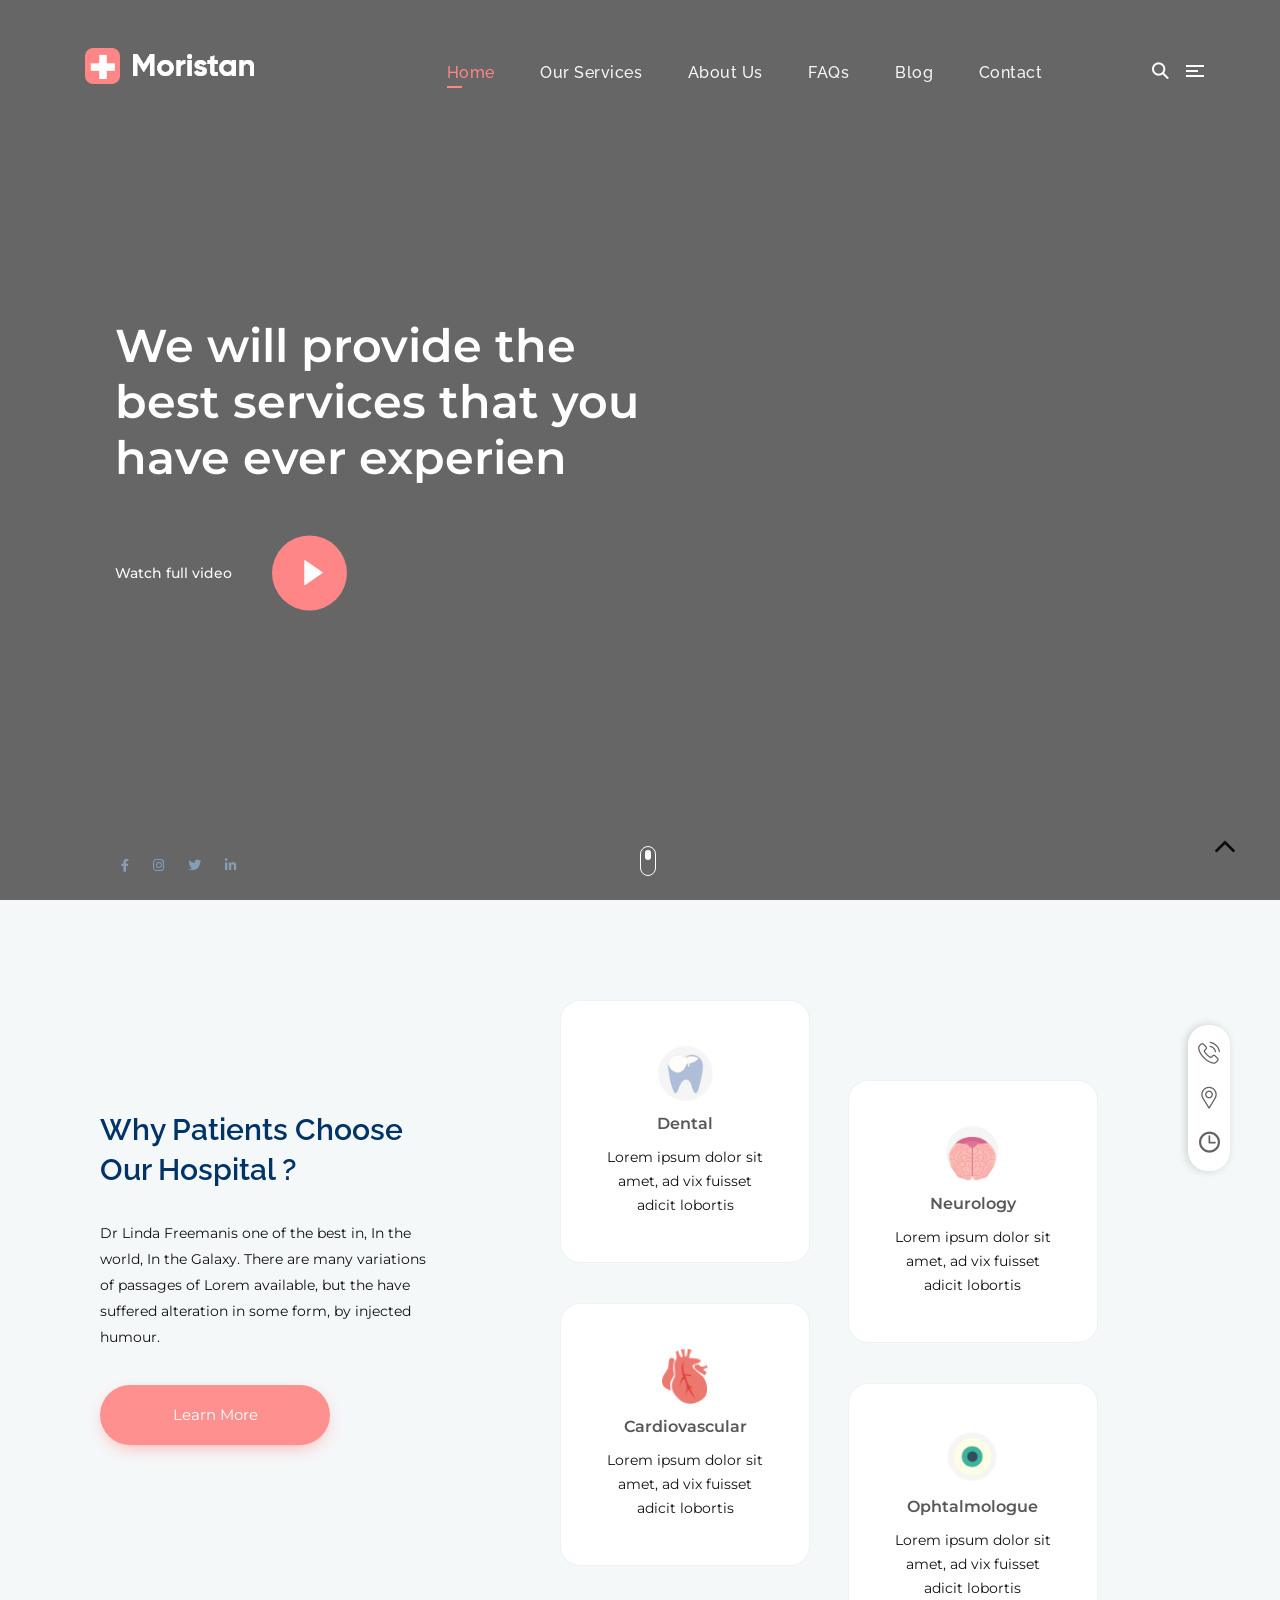
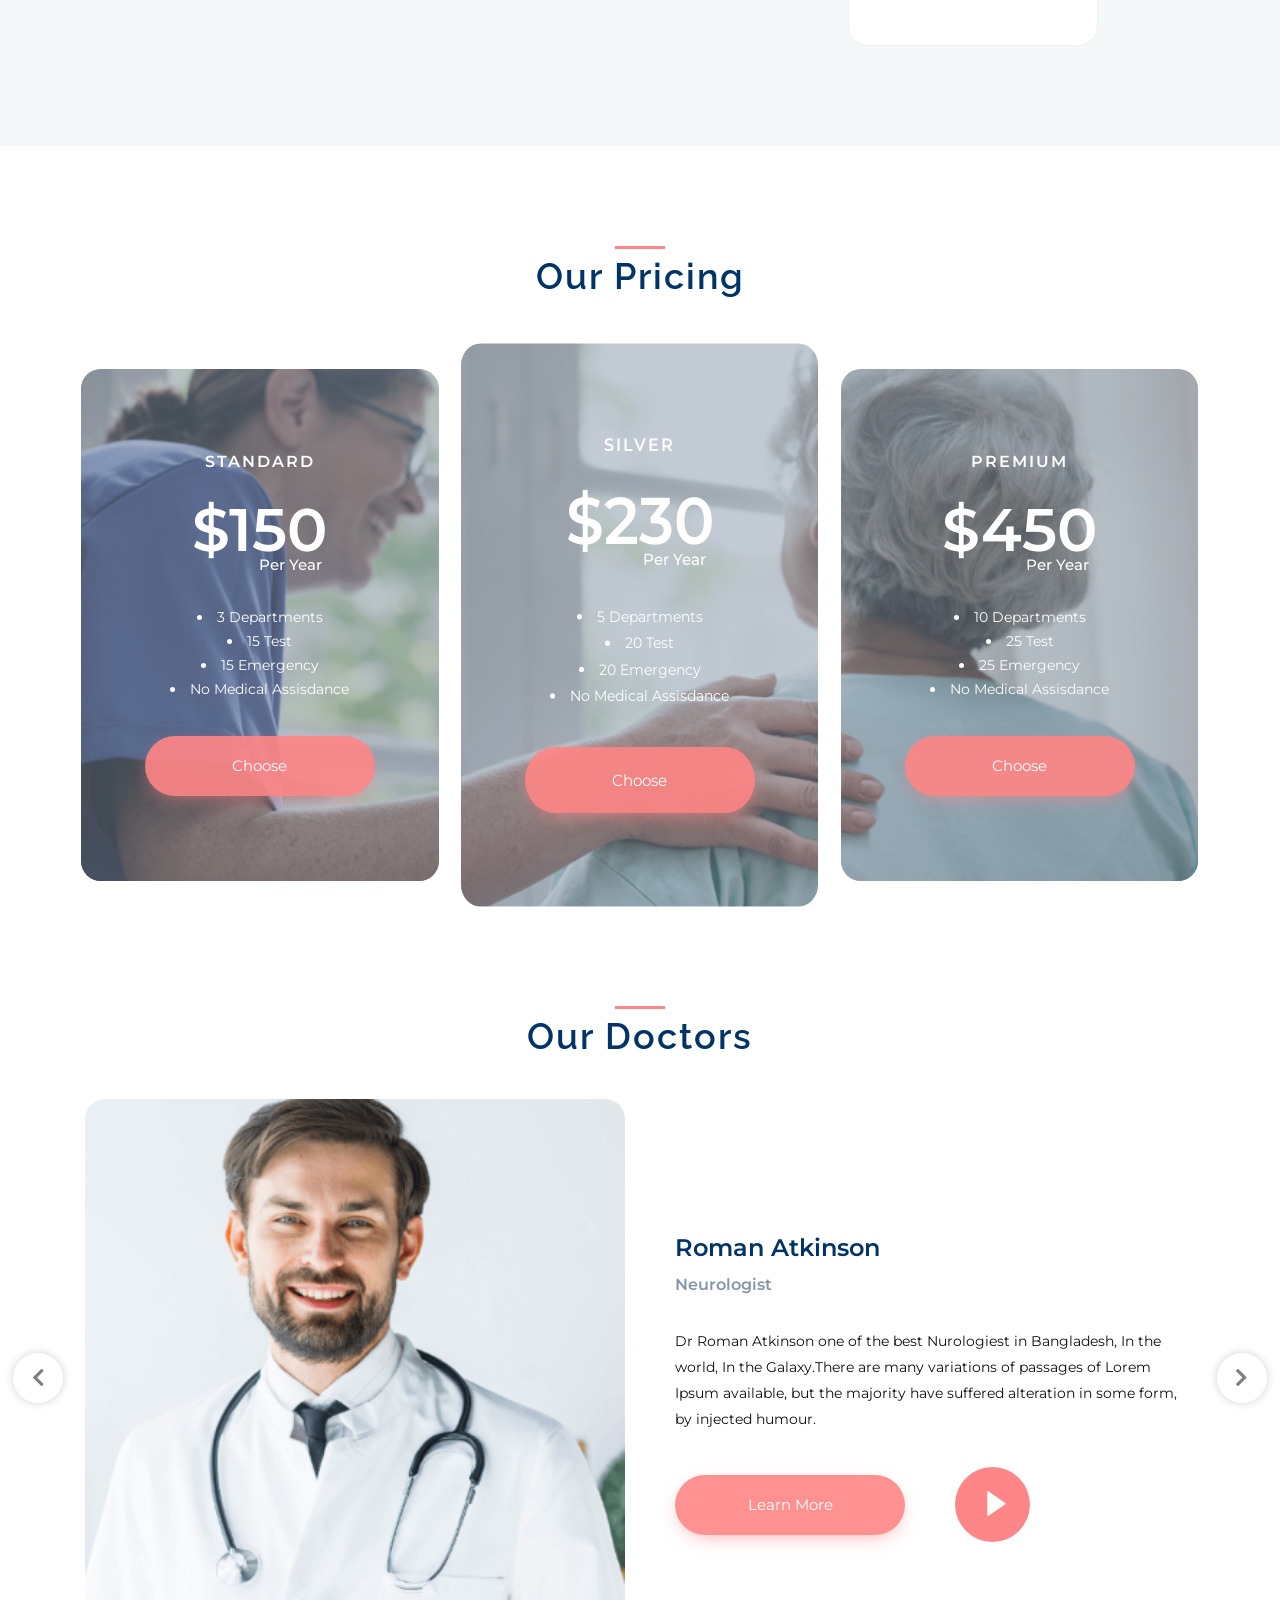
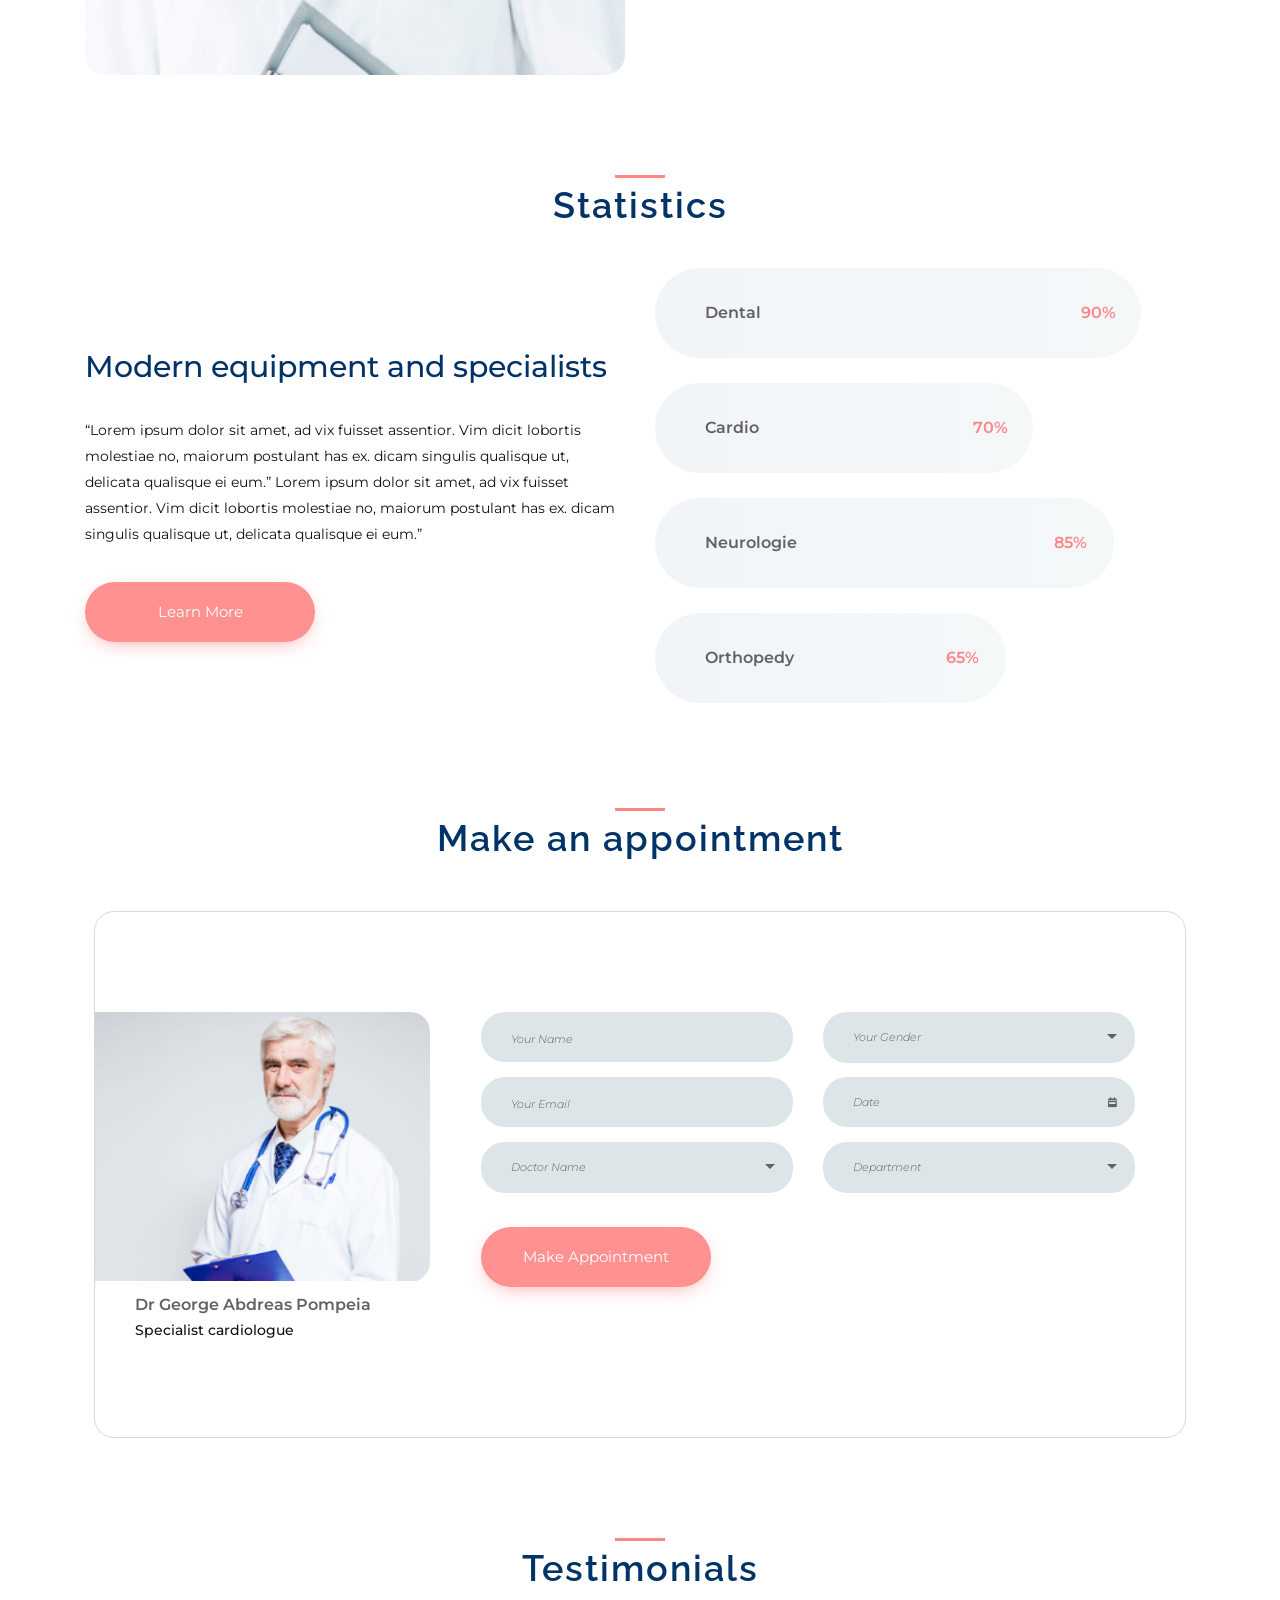
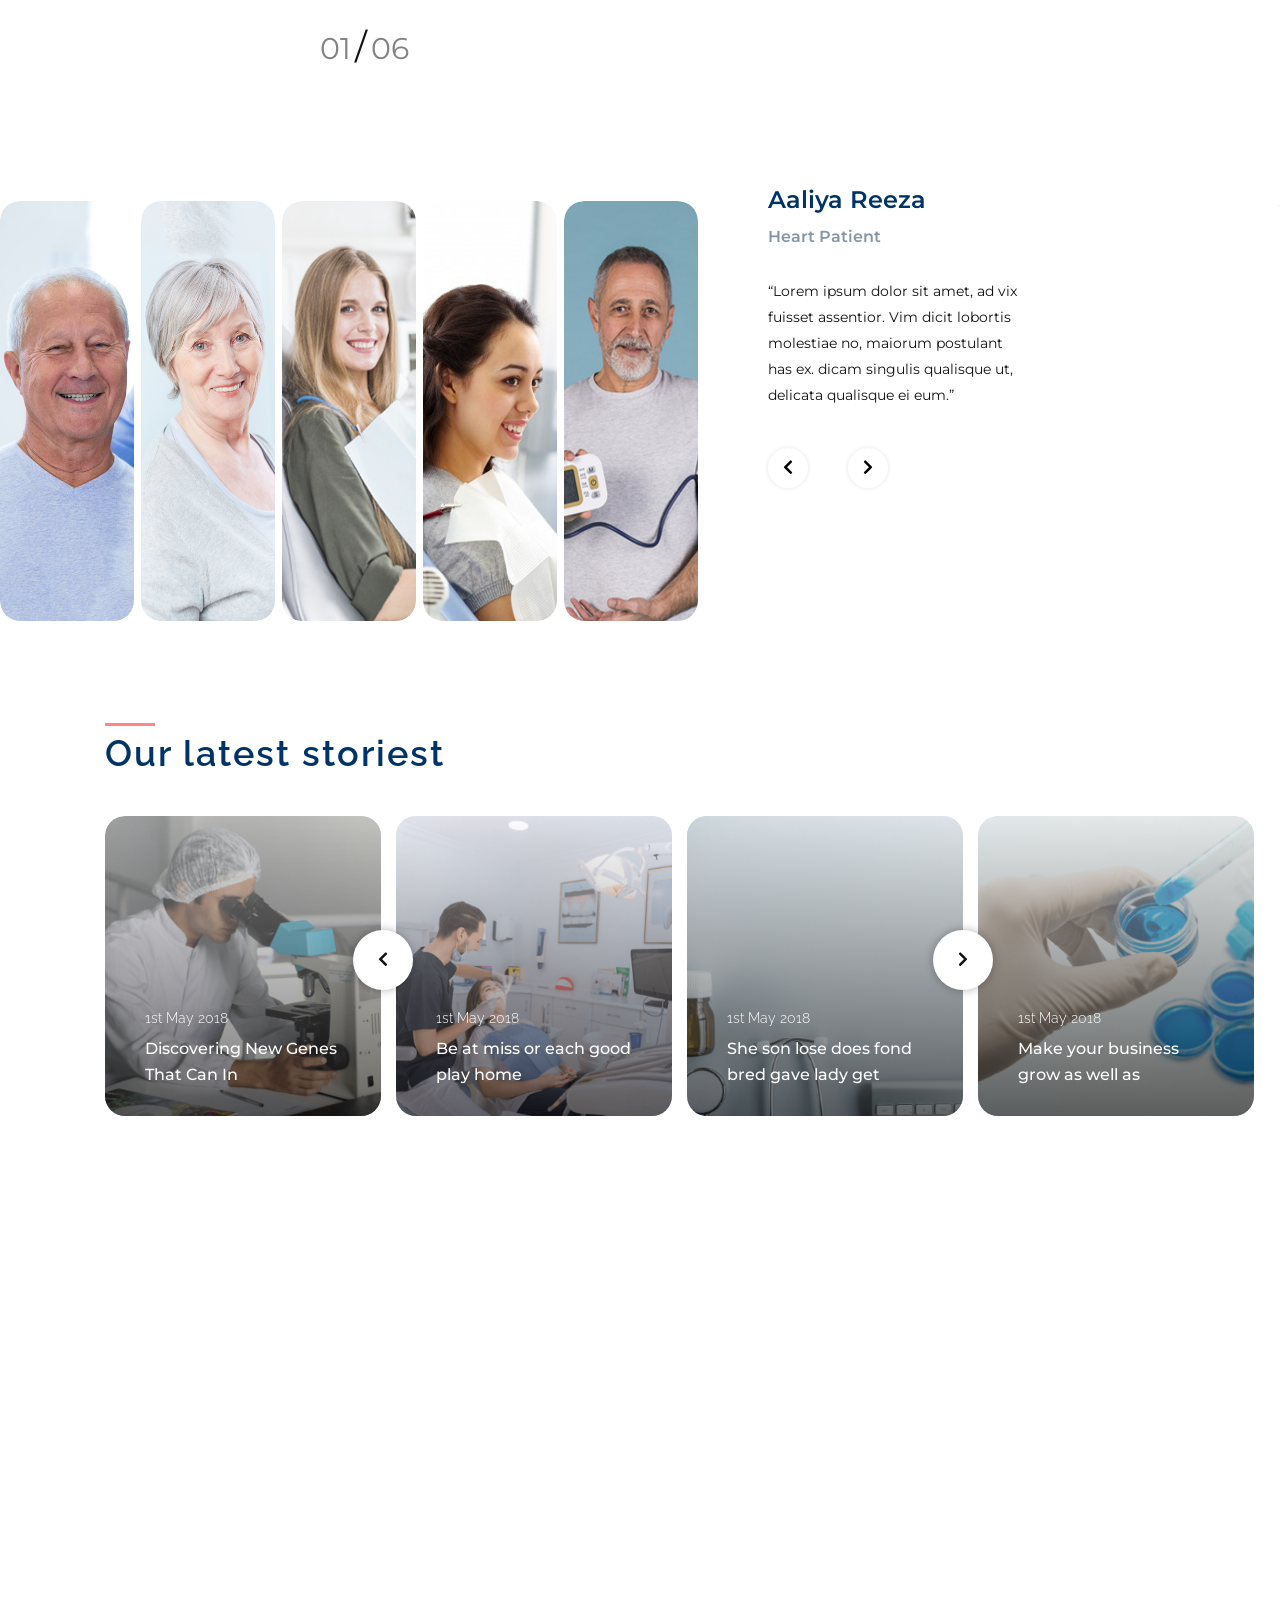
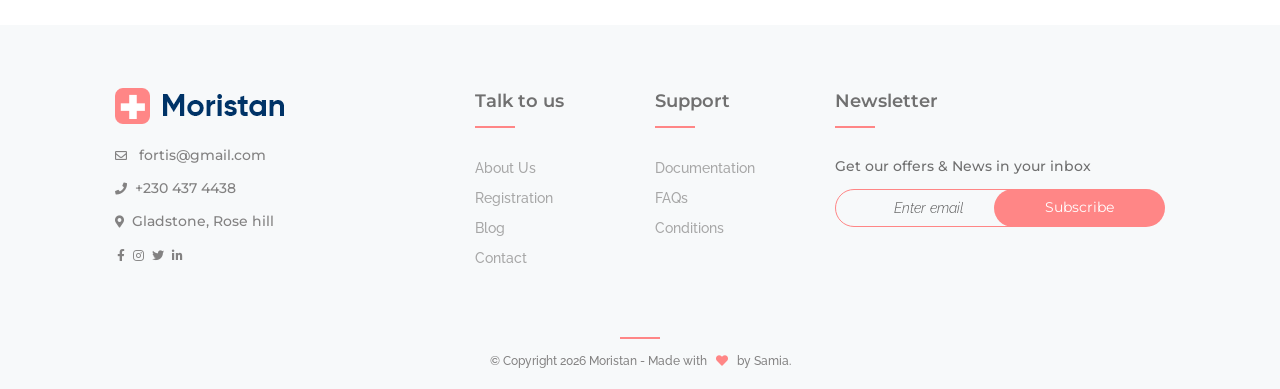
<file: index.html>
<!DOCTYPE html>
<html lang="en">

<head>
    <meta charset="UTF-8">
    <meta name="viewport" content="width=device-width, initial-scale=1.0">
    <meta http-equiv="X-UA-Compatible" content="IE=edge" />
    <meta http-equiv="X-UA-Compatible" content="ie=edge">
   <title>Moristan - Hospital & Clinic</title>

    <!-- favicon -->
    <link rel="icon" href="favicon.png" sizes="20x20" type="image/png"> 
    <!-- flaticon -->
    <link rel="stylesheet" href="assets/css/flaticon.css">
    <!-- Fonts Awesome Icons -->
    <link rel="stylesheet" href="assets/css/fontawesome.min.css">
    <!-- bootstrap -->
    <link rel="stylesheet" href="assets/css/bootstrap.min.css">
    <!-- animate -->
    <link rel="stylesheet" href="assets/css/animate.css">
    <!--Video Popup-->
    <link rel="stylesheet" href="assets/css/rpopup.min.css">     
    <!--Slick Carousel-->
    <link rel="stylesheet" href="assets/css/slick.css">    
    <!--Progress bar Css-->
    <link rel="stylesheet" href="assets/css/jquery.rprogessbar.min.css">
    <!-- Main Stylesheet -->
    <link rel="stylesheet" href="assets/css/style.css">
    <!-- responsive Stylesheet -->
    <link rel="stylesheet" href="assets/css/responsive.css">
      

</head>
<body>

    <!-- preloader area start -->
    <div class="preloader" id="preloader">
        <div class="preloader-inner">
            <div class="spinner">
                <div class="dot1"></div>
                <div class="dot2"></div>
            </div>
        </div>
    </div>
    <!-- preloader area end -->

    <!--Search Popup Start Here-->
    <div class="searchOverlay">
        <div class="sidenav-wrap">
            <div class="logo-area">
                <div class="logo">
                    <a href="index.html">
                        <img src="assets/img/logo-2.png" alt="logo">
                    </a>
                </div>
            </div><!--Logo End-->
            <div class="overlay-content">
                <span class="closebtn" title="Close Overlay">×</span>              
                <form>
                    <div class="Search-section">
                        <input type="text" placeholder="What can we help you with?" name="search">	  
                        <button type="submit"><i class="fa fa-search"></i></button>
                    </div>
                </form>
            </div>
        </div>
    </div>
    <!--Search Popup End Here-->  

    <!--Search Popup Start Here-->
    <div class="sidenav">
        <div class="sidenav-wrap">
            <div class="logo-area">
                <div class="logo">
                    <a href="index.html">
                        <img src="assets/img/logo-2.png" alt="logo">
                    </a>
                </div>
            </div><!--Logo End-->
            <div class="overlay-content">
                <span class="closebtn" title="Close Overlay">×</span>              
                <div class="overlay-menu">
                    <ul class="side-menu">
                        <li class="items"><a  class="itme-nav" href="#">Useful Links</a></li>
                        <li class="items"><a  class="itme-nav" href="#">Home</a></li>
                        <li class="items"><a class="itme-nav" href="#">Login</a></li>
                        <li class="items"><a  class="itme-nav" href="#">Blog</a></li>
                        <li class="items"><a  class="itme-nav" href="#">Help Center</a></li>
                    </ul>
                    <div class="social-icon">
                        <a class="icon" href="#" target="_blank"><i class="fab fa-facebook-f"></i></a>                        
                        <a class="icon" href="#" target="_blank"><i class="fab fa-instagram"></i></a>                           
                        <a class="icon" href="#" target="_blank"><i class="fab fa-twitter"></i></a>                            
                        <a class="icon" href="#" target="_blank"><i class="fab fa-linkedin-in"></i></a>       
                    </div>
                </div>
            </div>
        </div>
    </div>
    <!--Search Popup End Here-->

    <!--Side Form Popup Start Here-->
    <div class="side-form-popup">
        <div class="popup-wrapper">
            <div class="logo-area">
                <a href="index.html">
                    <img src="assets/img/logo-2.png" alt="Nav Logo">
                </a>
            </div>
            <!--// Popup Logo Area End-->
            <div class="opening-popup">
                <div class="close-popup">×
                    <!-- <i class="fas fa-times"></i> -->
                </div>
                <div class="row">
                    <div class="modal-image">
                        <img src="assets/img/modal/modal-02.png" alt="img">
                    </div>  
                    <!--// Modal Image-->
                    <div class="address-area">
                        <div class="address-content">
                            <h4 class="heading-04 padding-10">Visiting Hours</h4>
                            <ul>
                                <li class="items"><span class="days">Monday - Friday</span> <span class="timing">2 PM to 4 PM</span> </li>
                                <li class="items"><span class="days">Saturday</span> <span class="timing">1 PM to 4 PM</span> </li>
                                <li class="items"><span class="days">Sunday</span> <span class="timing">3 PM to 4 PM</span> </li>
                            </ul>    
                            <h4 class="heading-04 padding-10">Phone Number</h4>
                            <ul>
                                <li class="items">+230 453 38463</li>
                                <li class="items">+230 345 24463</li>
                            </ul>
                        </div>                              
                    </div>
                    <!--// Modal Address Area-->
                </div>
            </div>
            <div class="location-popup">
                <div class="close-popup">×
                    <!-- <i class="fas fa-times"></i> -->
                </div>
                <div class="row">
                    <div id="google-map2">
                        <iframe src="https://www.google.com/maps/embed?pb=!1m18!1m12!1m3!1d3070.1899657893728!2d90.42380431666383!3d23.779746865573756!2m3!1f0!2f0!3f0!3m2!1i1024!2i768!4f13.1!3m3!1m2!1s0x3755c7499f257eab%3A0xe6b4b9eacea70f4a!2sManama+Tower!5e0!3m2!1sen!2sbd!4v1561542597668!5m2!1sen!2sbd"  style="border:0" allowfullscreen></iframe>
                    </div>  
                    <div class="address-area">
                        <div class="address-content">
                            <h4>Address</h4>
                            <p class="padding-30">24 Impasse Edgar, Rose Hill</p>
                            <div class="main-btn-wrap-2 modal-btn">
                                <a href="#" class="main-btn">Get Direction</a>
                            </div>
                        </div>
                    </div>
                </div>
            </div>
            <div class="form-popup">
                <div class="close-popup">×
                    <!-- <i class="fas fa-times"></i> -->
                </div>
                <div class="row">
                    <!--Appointment Section Start Here-->
                    <div class="appointment-section  style-02">
                        <div class="container">
                            <div class="row">                
                                <div class="col-lg-12 col-md-12">                           
                                    <!--// Appoing Title End Here-->
                                    <div class="appointment-content">                            
                           
                                        <div class="tab-content">                                     
                                            <div class="appointment-img-area"> 
                                                <img src="assets/img/04.png" alt="img">          
                                                <div class="doctor-info">
                                                    <div class="name">
                                                        <h6 class="heading-06"> Dr George Abdreas Pompeia</h6>
                                                    </div>
                                                    <div class="designation">
                                                        <span>Specialist cardiologue</span>
                                                    </div>
                                                </div>  
                                            </div>
                                            <div class="appointment-form-area"> 
                                                <form>
                                                    <div class="row">
                                                        <div class="col-lg-6">
                                                            <input type="text" name="your_name" placeholder="Your Name" class="form-control margin-15">
                                                            <input type="email" name="your_email" placeholder="Your Email" class="form-control margin-15">                                            
                                                            <div class="custom-select margin-15">
                                                                <select>
                                                                    <option>Doctor Name</option>
                                                                    <option>Doctor Name</option>
                                                                    <option>Doctor Name</option>
                                                                    <option>Doctor Name</option>
                                                                </select>
                                                            </div>
                                                        </div>
                                                        <div class="col-lg-6">
                                                            <div class="custom-select margin-15">
                                                                <select>   
                                                                    <option selected>Your Gender</option>
                                                                    <option>Male</option>
                                                                    <option>Female</option>
                                                                </select> 
                                                            </div>                                                
                                                            <div class="calendar-icon margin-15">
                                                                <span class="calendar">
                                                                    <label for="datepicker">
                                                                        <input type="text" id="datepicker" class="form-control" autocomplete="off" placeholder="Date">
                                                                    </label>                                                
                                                                    </span>
                                                                <span class="icon"><i class="fas fa-calendar-week"></i></span>
                                                            </div>    
                                                            <div class="custom-select margin-15">
                                                                <select>   
                                                                    <option selected>Department</option>
                                                                    <option>Department</option>
                                                                    <option>Department</option>
                                                                    <option>Department</option>
                                                                    <option>Department</option>
                                                                </select>
                                                            </div>  
                                                        </div>
                                                    </div>                                          
                                                    <div class="main-btn-wrap style-02">
                                                        <input class="main-btn" type="submit" value="Make Appointment">
                                                    </div> 
                                                </form>
                                            </div>            
                                        </div>                            
                                    </div>
                                </div>                    
                            </div>
                        </div>
                    </div>
                    <!--Appointment Section End Here-->
                </div>
            </div>
        </div>
    </div>
    <!--// Side Form Popup End Here-->

    <!--Full With Header-->
    <div class="full-width-header">
        <!--Header Start Here-->
        <header class="header-style-3">
            <div class="container-fluid">
                <div class="row">           
                    <div class="header-area">
                        <div class="logo-area">
                            <a href="index.html">
                                <img src="assets/img/logo-2.png" alt="Nav Logo">
                            </a>
                        </div>
                        <nav class="navbar navbar-area navbar-expand-lg nav-style-03">
                            <div class="container nav-container">
                                <div class="responsive-mobile-menu">
                                    <button class="navbar-toggler" type="button" data-toggle="collapse" data-target="#fortis_main_menu" 
                                        aria-expanded="false" aria-label="Toggle navigation">
                                        <!-- <span class="navbar-toggler-icon">  </span> -->
                                        <span class="cross-menu white">
                                            <span class="bar1"></span>
                                            <span class="bar2"></span>
                                            <span class="bar3"></span> 
                                        </span>  
                                    </button>
                                </div>
                                <div class="collapse navbar-collapse" id="fortis_main_menu">
                                    <ul class="navbar-nav">
                                        <li class="current-menu-item">
                                            <a href="index.html">Home</a>
                                        </li>
                                        <li>
                                            <a href="service.html">Our Services</a>
                                        </li>
                                        <li>
                                            <a href="about.html">About Us</a>
                                        </li>
                                        <li>
                                            <a href="faq.html">FAQs</a>
                                        </li>
                                        <li>
                                            <a href="blog.html">Blog</a>
                                        </li>   
                                        <li>
                                            <a href="contact.html">Contact</a>
                                        </li>            
                                    </ul>
                                </div>
                            </div>
                        </nav>
                        <!--Navbar area end here-->
                        <div class="search-area">    
                            <div class="openSearchBtn"> 
                                <div class="search-icon">
                                    <i class="flaticon-search"></i> 
                                </div>   
                            </div>                        
                            <div class="open-side-menu">                       
                                <div class="menu-toggle">
                                    <span></span>
                                    <span></span>
                                    <span></span>
                                </div>                    
                            </div>             
                        </div>
                        <!--Search area end here-->   
                    </div>                  
                </div>
            </div>
        </header>    
        <!--Header Area End Here-->

        <!--Slider Section Start Here-->    
        <div class="home-slider slider-style-03">
            <div class="container-fluid">
                <div class="row">   
                    <div class="banner-video-area">
                        <video autoplay muted loop id="myVideo">
                            <source src="assets/video/slider-video.mp4" type="video/mp4">
                        </video>
                    </div>
                    <!--// Banner Video End-->
                    <div class="slider-content-area">
                        <div class="slider-content">
                            <h1 class="slider-heading">We will provide the best services that you have ever experien</h1>
                            <div class="slider-video">
                                <!-- video popup toggler -->  
                                <div class="video-text">Watch full video</div>
                                <div class="play-area">                                         
                                    <a href="https://www.youtube.com/watch?v=oHJR0zZ5uRU" class="hosted-popup">
                                    <div class="play-btn">
                                        <i class="icon flaticon-play-button"></i> 
                                    </div>  
                                    </a>  
                                </div>
                            </div>                                           
                        </div>  
                    </div>   
                    <!--// Slider Content End-->         
                    <div class="slider-bottom-area">
                        <div class="social-icon">
                            <a class="icon" href="#" target="_blank"><i class="fab fa-facebook-f"></i></a>                        
                            <a class="icon" href="#" target="_blank"><i class="fab fa-instagram"></i></a>                           
                            <a class="icon" href="#" target="_blank"><i class="fab fa-twitter"></i></a>                            
                            <a class="icon" href="#" target="_blank"><i class="fab fa-linkedin-in"></i></a>        
                        </div>                          
                        <!--Scroll Down-->                           
                        <div class="scroll-down-area">
                            <div class="scroll-down-btn">
                                <a href="#service"></a>
                            </div>                  
                        </div> 
                    </div>      
                    <!--// Slider Bottom Area-->          
                </div>
            </div>
        </div>
        <!--Slider Section End Here-->        
    </div>
 
 <!--Main Area Start Here-->
 <main>    
    <!--Service Section Start Here-->    
    <section id="service" class="service padding-100">
        <div class="container-fluid px-0">                 
            <!-- Side form icons --> 
            <div id="service_info_item" class="side-form-icons">   
                <i class="icon flaticon-phone-call" id="open-opening-popup"></i>
                <i class="icon flaticon-placeholder" id="open-location-popup"></i>
                <i class="icon flaticon-clock-circular-outline" id="open-form-popup"></i>
            </div>                       
            <div class="container">
                <div class="row mx-0">       
                    <!--Service Left Column-->
                    <div class="col-lg-4 col-md-12">
                        <div class="service-left">
                            <h3 class="heading-3">Why patients choose our hospital ?</h3>
                            <div class="padding-bottom-35 padding-top-30">
                                <p> Dr Linda Freemanis one of the best in, In the
                                world, In the Galaxy. There are many variations
                                of passages of Lorem available, but the have
                                suffered alteration in some form, by injected
                                humour.</p>  
                            </div>                       
                            <div class="main-btn-wrap">
                                <a href="about.html" class="main-btn">learn more</a>
                            </div> 
                        </div>
                    </div>
                    <!--Service Left Column End-->
                                        
                    <!--Service Right Column-->
                    <div class="col-lg-8 col-md-12">
                        <div class="service-right">
                            <div class="row">
                                <div class="col-md-6 col-sm-12">  
                                    <div class="right-column-one">                           
                                        <div class="service-item">
                                            <img src="assets/img/icon-02.png" alt="img">
                                            <h6 class="heading-6">dental</h6>
                                            <p>Lorem ipsum dolor sit  amet, ad vix fuisset adicit lobortis </p>
                                        </div>
                                        <div class="service-item">
                                            <img src="assets/img/icon-01.png" alt="img">
                                            <h6 class="heading-6">cardiovascular</h6>
                                            <p>Lorem ipsum dolor sit  amet, ad vix fuisset adicit lobortis </p>
                                        </div>  
                                    </div>                            
                                </div>
                                <div class="col-md-6 col-sm-12">
                                    <div class="right-column-two">
                                        <div class="service-item">
                                            <img src="assets/img/icon-03.png" alt="img">
                                            <h6 class="heading-6">neurology</h6>
                                            <p>Lorem ipsum dolor sit  amet, ad vix fuisset adicit lobortis </p>
                                        </div>
                                        <div class="service-item">
                                            <img src="assets/img/icon-04.png" alt="img">
                                            <h6 class="heading-6">ophtalmologue</h6>
                                            <p>Lorem ipsum dolor sit  amet, ad vix fuisset adicit lobortis </p>
                                        </div>  
                                    </div>                            
                                </div>
                            </div> 
                        </div>
                    </div>  
                    <!--Service Right Column End-->
                </div>
            </div>  
        </div>
    </section>    
    <!--Service Section End Here-->
    
    <!--Pricing Section Start Here-->
    <section class="pricing padding-100">
        <div class="container">
            <div class="row">
            <!--Common Title-->
              <div class="col-lg-12">
                 <div class="common-title padding-bottom-70">
                    <h2 class="heading">our pricing</h2>
                 </div>
              </div>  
              <div class="pricing-wrap">                
                <div class="pricing-column" style=" background-image: url(assets/img/01.png);">                    
                    <div class="price-content">                         
                        <h6 class="heading-6">standard</h6>
                        <div class="price">
                            <h2 class="heading-2">$150</h2>   
                            <span class="year">per year </span>             
                        </div>                     
                        <ul>
                            <li>3 Departments</li>
                            <li>15 Test</li>
                            <li>15 Emergency</li>
                            <li>No Medical Assisdance</li>
                        </ul>
                        <div class="main-btn-wrap">
                            <a href="#" class="main-btn">Choose</a>
                        </div>                                              
                    </div>
                </div>                  
                <div class="pricing-column" style="background-image: url(assets/img/02.png);">                  
                    <div class="price-content">                          
                        <h6 class="heading-6">silver</h6>
                        <div class="price">
                            <h2 class="heading-2">$230</h2>    
                            <span class="year">per year </span>                 
                        </div>  
                        <ul>
                            <li>5 Departments</li>
                            <li>20 Test</li>
                            <li>20 Emergency</li>
                            <li>No Medical Assisdance</li>
                        </ul>
                        <div class="main-btn-wrap">
                            <a href="#" class="main-btn">Choose</a>
                        </div>
                    </div>
                </div>                  
                <div class="pricing-column" style="background-image: url(assets/img/03.png);">                  
                    <div class="price-content">                          
                        <h6 class="heading-6">premium</h6>
                        <div class="price">
                            <h2 class="heading-2">$450</h2>        
                            <span class="year">per year </span>            
                        </div>  
                        <ul>
                            <li>10 Departments</li>
                            <li>25 Test</li>
                            <li>25 Emergency</li>
                            <li>No Medical Assisdance</li>
                        </ul>
                        <div class="main-btn-wrap">
                            <a href="#" class="main-btn">Choose</a>
                        </div>
                    </div>
                </div>
              </div>
          </div>
        </div>
    </section>
    <!--Pricing Section End Here-->

    <!--Doctor Section Start Here-->        
    <section  class="our-doctor padding-top-25 padding-bottom-100">
        <div class="container">
            <div class="row">
                <!--Common Title-->
                <div class="col-lg-12">
                    <div class="common-title padding-bottom-40">
                        <h2 class="heading">our doctors</h2>
                    </div>
                </div>                                  
                <div class="col-lg-12 doctor-slider">                        
                        <div id="carouselExampleIndicators" class="carousel slide" data-ride="carousel">  
                        <div class="carousel-inner">
                        <div class="carousel-item active">
                            <div class="row">
                                <div class="col-lg-6">
                                    <div class="doctor-slider-img">
                                        <img src="assets/img/doctor/1.png" class="d-block w-100" alt="Slider Img">
                                    </div>                                 
                                </div>
                                <div class="col-lg-6">
                                    <div class="doctor-slider-content">
                                        <h4 class="heading-4">Roman Atkinson</h4>
                                        <h6 class="heading-6">Neurologist</h6>
                                        <div class="padding-top-30 padding-bottom-35">
                                            <p>Dr Roman Atkinson one of the best Nurologiest in Bangladesh, In the world, In the Galaxy.There are many variations of passages of Lorem Ipsum available, but the majority have suffered alteration in some form, by injected humour.</p>  
                                        </div> 
                                        <div class="d-flex">
                                            <div class="main-btn-wrap">
                                                <a href="#" class="main-btn">Learn More</a>
                                            </div>                                                                      
                                            <div class="play-area">
                                                <!-- video popup toggler -->  
                                                <a href="https://www.youtube.com/watch?v=oHJR0zZ5uRU" class="hosted-popup">
                                                    <div  class="play-btn">
                                                        <i class="icon flaticon-play-button"></i> 
                                                    </div>  
                                                </a>                                          
                                            </div>
                                        </div>                                  
                                    </div>                                     
                                </div> 
                            </div>                          
                        </div>
                        <!--// Carouse Item-->
                        <div class="carousel-item">
                            <div class="row">
                                <div class="col-lg-6">
                                    <div class="doctor-slider-img ">
                                        <img src="assets/img/doctor/2.png" class="d-block w-100" alt="Slider Img">
                                    </div>
                                </div>
                                <div class="col-lg-6">
                                    <div class="doctor-slider-content">
                                        <h4 class="heading-4">Beatrice A. Ramsey</h4>
                                        <h6 class="heading-6">Cardiology</h6>
                                        <div class="padding-top-30 padding-bottom-35">
                                            <p>Dr Beatrice A. Ramsey one of the best Cardiology in Bangladesh, In the world, In the Galaxy.There are many variations of passages of Lorem Ipsum available, but the majority have suffered alteration in some form, by injected humour.</p>  
                                        </div>                                    
                                        <div class="d-flex">
                                            <div class="main-btn-wrap">
                                                <a href="#" class="main-btn">Learn More</a>
                                            </div>                                                                      
                                            <div class="play-area">
                                                <!-- video popup toggler -->  
                                                <a href="https://www.youtube.com/watch?v=oHJR0zZ5uRU" class="hosted-popup">
                                                    <div  class="play-btn">
                                                        <i class="icon flaticon-play-button"></i> 
                                                    </div>  
                                                </a>                                          
                                            </div>
                                        </div> 
                                    </div>                                     
                                </div> 
                            </div>                            
                        </div>  
                        <!--// Carouse Item-->                  
                        <div class="carousel-item">
                            <div class="row">
                                <div class="col-lg-6">
                                    <div class="doctor-slider-img">
                                        <img src="assets/img/doctor/3.png" class="d-block w-100" alt="Slider Img">
                                    </div>
                                </div>
                                <div class="col-lg-6">
                                    <div class="doctor-slider-content">
                                        <h4 class="heading-4">Mathew S. Siegle</h4>
                                        <h6 class="heading-6">Surgery</h6>
                                        <div class="padding-top-30 padding-bottom-35">
                                            <p>Dr Mathew S. Siegle one of the best Surgery in Bangladesh, In the world, In the Galaxy.There are many variations of passages of Lorem Ipsum available, but the majority have suffered alteration in some form, by injected humour.</p>  
                                        </div>  

                                        <div class="d-flex">
                                            <div class="main-btn-wrap">
                                                <a href="#" class="main-btn">Learn More</a>
                                            </div>                                                                      
                                            <div class="play-area">
                                                <!-- video popup toggler -->  
                                                <a href="https://www.youtube.com/watch?v=oHJR0zZ5uRU" class="hosted-popup">
                                                    <div  class="play-btn">
                                                        <i class="icon flaticon-play-button"></i> 
                                                    </div>  
                                                </a>                                          
                                            </div>
                                        </div>                                     
                                    </div>                                     
                                </div> 
                            </div>                             
                        </div>    
                        <!--// Carouse Item-->                                                                    
                        </div>         
                    </div>                        
                </div>                
            </div>
        </div>
        <!--Carousel Indicators -->
            <a class="carousel-control-prev" href="#carouselExampleIndicators" role="button" data-slide="prev">
            <span class="carousel-control-prev-icon" aria-hidden="true"> <i class="fas fa-chevron-left"></i> </span>
            </a>
            <a class="carousel-control-next" href="#carouselExampleIndicators" role="button" data-slide="next">
            <span class="carousel-control-next-icon" aria-hidden="true"> <i class="fas fa-chevron-right"></i> </span>
            </a>        
    </section>    
    <!--// Doctor Section End Here-->  
    
    <!--Statistics Section Start Here-->
    <section class="statistics-section">
        <div class="container">
                <div class="row">
                    <div class="col-lg-12">
                    <div class="common-title padding-bottom-35">
                        <h2 class="heading m-auto">Statistics</h2>
                    </div> 
                    </div>
                <div class="col-lg-6 col-md-12">
                    <div class="progress-content">   
                        <h3 class="heading-3">Modern equipment and specialists</h3>
                        <div class="padding-25">
                            <p>“Lorem ipsum dolor sit amet, ad vix fuisset assentior. Vim dicit lobortis molestiae no, maiorum postulant has ex. dicam singulis qualisque ut,
                                    delicata qualisque ei eum.” Lorem ipsum dolor sit amet, ad vix fuisset assentior. Vim dicit lobortis molestiae no, maiorum postulant has ex. 
                                    dicam singulis qualisque ut, delicata qualisque ei eum.”</p>    
                        </div>                                             
                        <div class="main-btn-wrap">
                            <a href="#" class="main-btn">learn more</a>
                        </div>                         
                    </div>                     
                </div>
                <div class="col-lg-6 col-md-12">
                    <div class="progress-section">
                    
                        <div class="single-progressbar">
                            <h6 class="title">Dental</h6>
                            <div class="dental"></div>
                        </div>

                        <div class="single-progressbar">
                            <h6 class="title">Cardio</h6>
                            <div class="cardio"></div>
                        </div>
                        <div class="single-progressbar">
                            <h6 class="title">Neurologie</h6>
                            <div class="neurologie"></div>
                        </div>
                        <div class="single-progressbar">
                            <h6 class="title">Orthopedy</h6>
                            <div class="orthopedy"></div>
                        </div>

                    </div>
                </div>                               
                </div>
        </div>
    </section>
    <!--Statistics Section End Here-->
    
    <!--Appointment Section Start Here-->
    <section class="appointment-section padding-top-80 padding-bottom-100">
        <div class="container">
            <div class="row">
                <div class="col-lg-12 col-md-12">
                    <!--Commen Title-->
                    <div class="common-title padding-bottom-50">
                        <h2 class="heading">Make an appointment</h2>
                    </div>
                </div>                    
                <div class="col-lg-12 col-md-12 px-4">
                    <div class="appointment-content">   
                        <div class="tab-content">
                                <div class="appointment-img-area"> 
                                    <img src="assets/img/04.png" alt="img">          
                                    <div class="doctor-info">
                                        <div class="name">
                                            <h6 class="heading-06"> Dr George Abdreas Pompeia</h6>
                                        </div>
                                        <div class="designation">
                                            <span>Specialist cardiologue</span>
                                        </div>
                                    </div>  
                                </div>
                                <div class="appointment-form-area"> 
                                    <form>
                                    <div class="row">
                                        <div class="col-lg-6">
                                            <input type="text" name="your_name" placeholder="Your Name" class="form-control margin-15">
                                            <input type="email" name="your_email" placeholder="Your Email" class="form-control margin-15">                                            
                                            <div class="custom-select margin-15">
                                                <select>
                                                    <option>Doctor Name</option>
                                                    <option>Doctor Name</option>
                                                    <option>Doctor Name</option>
                                                    <option>Doctor Name</option>
                                                </select>
                                            </div>
                                        </div>
                                        <div class="col-lg-6">
                                            <div class="custom-select margin-15">
                                                <select>   
                                                    <option selected>Your Gender</option>
                                                    <option>Male</option>
                                                    <option>Female</option>
                                                </select> 
                                            </div>                                                
                                            <div class="calendar-icon margin-15">
                                                <span class="calendar">
                                                    <label for="datepicker2">
                                                        <input type="text" id="datepicker2" class="form-control" autocomplete="off" placeholder="Date">
                                                    </label>                                                
                                                    </span>
                                                <span class="icon"><i class="fas fa-calendar-week"></i></span>
                                            </div>    
                                            <div class="custom-select margin-15">
                                                <select>   
                                                    <option selected>Department</option>
                                                    <option>Department</option>
                                                    <option>Department</option>
                                                    <option>Department</option>
                                                    <option>Department</option>
                                                </select>
                                            </div>  
                                        </div>
                                    </div>                                          
                                    <div class="main-btn-wrap style-02">
                                            <input class="main-btn" type="submit" value="Make Appointment">
                                    </div> 
                                    </form>
                                    <!--// Form End-->
                                </div>
                        </div>  
                    </div>
                </div>                    
            </div>
        </div>
    </section>
    <!--Appointment Section End Here-->

    <!--Testimonials Section Start Here-->    
    <section class="testimonial-section default-style">
        <div class="container-fluid">
            <div class="row">
                <!-- Common Title-->
                <div class="col-lg-12">
                    <div class="common-title padding-bottom-30">
                        <h2 class="heading">testimonials</h2>
                    </div>
                </div>                   
                <div class="testimonials-carousel">
                    <div class="testimonials-carousel-controller">                        
                        <span class="active-controller">01</span> 
                        <span class="controller-devided">/</span>
                        <span class="total-controller">06</span>
                    </div>   
                    <!--Testimonial Thumbnail-->                 
                    <div class="testimonial-carousel-img">
                        <div class="carousel-items">
                            <img src="assets/img/testimonials/carousel-1.png" alt="img">
                        </div>                              
                        <div class="carousel-items">
                            <img src="assets/img/testimonials/carousel-2.png" alt="img">
                        </div>                              
                        <div class="carousel-items">
                            <img src="assets/img/testimonials/carousel-3.png" alt="img">
                        </div>                              
                        <div class="carousel-items">
                            <img src="assets/img/testimonials/carousel-4.png" alt="img">
                        </div>                              
                        <div class="carousel-items">
                            <img src="assets/img/testimonials/carousel-5.png" alt="img">
                        </div>                              
                        <div class="carousel-items">
                            <img src="assets/img/testimonials/carousel-6.png" alt="img">
                        </div> 
                        <div class="carousel-items">
                            <img src="assets/img/testimonials/carousel-7.png" alt="img">
                        </div> 
                    </div>
                    <!--// Testimonial Thumbnail--> 
                    <div class="testimonial-content-wrap">
                        <!--Testimonial Description-->
                        <div class="testimonial-carousel-content">
                            <div class="carousel-items">
                                <div class="content">
                                    <h4 class="heading-4">Aaliya Reeza</h4>
                                    <h6 class="heading-6">Heart Patient</h6>
                                    <div class="padding-top-20 padding-bottom-30">
                                        <p> “Lorem ipsum dolor sit amet, ad vix fuisset assentior. Vim dicit lobortis molestiae no, maiorum postulant has ex. dicam singulis qualisque ut, delicata qualisque ei eum.”</p>
                                    </div> 
                                </div> 
                            </div> 
                            <div class="carousel-items">
                                <div class="content">
                                    <h4 class="heading-4">Jennifer J. Bordner</h4>
                                    <h6 class="heading-6">Dental Patient</h6>
                                    <div class="padding-top-20 padding-bottom-30">
                                        <p> “Lorem ipsum dolor sit amet, ad vix fuisset assentior. Vim dicit lobortis molestiae no, maiorum postulant has ex. dicam singulis qualisque ut, delicata qualisque ei eum.”</p>
                                    </div> 
                                </div> 
                            </div> 
                            <div class="carousel-items">
                                <div class="content">
                                    <h4 class="heading-4">Rhonda R. Tatum</h4>
                                    <h6 class="heading-6">Cardio Patient</h6>
                                    <div class="padding-top-20 padding-bottom-30">
                                        <p> “Lorem ipsum dolor sit amet, ad vix fuisset assentior. Vim dicit lobortis molestiae no, maiorum postulant has ex. dicam singulis qualisque ut, delicata qualisque ei eum.”</p>
                                    </div> 
                                </div> 
                            </div> 
                            <div class="carousel-items">
                                <div class="content">
                                    <h4 class="heading-4">Edna C. Sadler</h4>
                                    <h6 class="heading-6">Neurologie Patient</h6>
                                    <div class="padding-top-20 padding-bottom-30">
                                        <p> “Lorem ipsum dolor sit amet, ad vix fuisset assentior. Vim dicit lobortis molestiae no, maiorum postulant has ex. dicam singulis qualisque ut, delicata qualisque ei eum.”</p>
                                    </div> 
                                </div> 
                            </div> 
                            <div class="carousel-items">
                                <div class="content">
                                    <h4 class="heading-4">Whitney P. Cruse</h4>
                                    <h6 class="heading-6">Orthopedy Patient</h6>
                                    <div class="padding-top-20 padding-bottom-30">
                                        <p> “Lorem ipsum dolor sit amet, ad vix fuisset assentior. Vim dicit lobortis molestiae no, maiorum postulant has ex. dicam singulis qualisque ut, delicata qualisque ei eum.”</p>
                                    </div> 
                                </div> 
                            </div> 
                            <div class="carousel-items">
                                <div class="content">
                                    <h4 class="heading-4">Amber D. Ma</h4>
                                    <h6 class="heading-6">surgically Patient</h6>
                                    <div class="padding-top-20 padding-bottom-30">
                                        <p> “Lorem ipsum dolor sit amet, ad vix fuisset assentior. Vim dicit lobortis molestiae no, maiorum postulant has ex. dicam singulis qualisque ut, delicata qualisque ei eum.”</p>
                                    </div> 
                                </div> 
                            </div> 
                            <div class="carousel-items">
                                <div class="content">
                                    <h4 class="heading-4">Eva H. Magee</h4>
                                    <h6 class="heading-6">Cardiology Patient </h6>
                                    <div class="padding-top-20 padding-bottom-30">
                                        <p> “Lorem ipsum dolor sit amet, ad vix fuisset assentior. Vim dicit lobortis molestiae no, maiorum postulant has ex. dicam singulis qualisque ut, delicata qualisque ei eum.”</p>
                                    </div> 
                                </div> 
                            </div>                  
                        </div>
                        <!--// Testimonial Description End-->
                        
                        <!--Testimonial Arrow-->
                        <div class="testimonial-arrow"></div>
                    </div>                    
                </div>                
            </div>
        </div>
    </section>    
    <!--Testimonials Section End Here-->
    
    <!--Our Latest Stories Start Here-->
    <section class="latest-stories padding-95">
        <div class="container-fluid">
            <div class="row">
                <div class="carousel-right-area">
                    <div class="col-lg-12">
                    <!--Commen Title-->
                        <div class="common-title padding-bottom-40">
                            <h2 class="heading line-left">Our latest storiest</h2>
                        </div>
                    </div>                
                    <div class="col-lg-12">                           
                        <div class="storiest-carousel">                               
                            <div class="item">
                                <div class="carousel-img">
                                    <img src="assets/img/06.png" alt="img">
                                </div>                                  
                                <div class="catousel-content"> 
                                <div class="hover-icon">
                                    <a href="blog.html">                                        
                                        <span class="icon">
                                            <i class="flaticon-add-plus-button"></i>
                                        </span>   
                                    </a>
                                </div>
                                <div class="stories-text">
                                        <div class="date">1st May 2018</div>
                                        <div class="text"> <h6 class="heading-06">Discovering New Genes That Can In </h6> </div>
                                    </div> 
                                </div> 
                            </div>  
                            <!--// Carousel Item-->                          
                            <div class="item">
                                <div class="carousel-img">
                                    <img src="assets/img/05.png" alt="img">
                                </div>
                                <div class="catousel-content"> 
                                    <div class="hover-icon">
                                    <a href="blog.html">                                        
                                        <span class="icon">
                                            <i class="flaticon-add-plus-button"></i>
                                        </span>   
                                    </a>
                                    </div>
                                    <div class="stories-text">
                                        <div class="date">1st May 2018</div>
                                        <div class="text"> <h6 class="heading-06">Be at miss or each good play home</h6> </div>
                                    </div>  
                                </div>
                            </div>    
                                <!--// Carousel Item-->                        
                            <div class="item">
                                <div class="carousel-img">
                                    <img src="assets/img/07.png" alt="img">
                                </div>
                                <div class="catousel-content"> 
                                <div class="hover-icon">
                                    <a href="blog.html">                                        
                                        <span class="icon">
                                            <i class="flaticon-add-plus-button"></i>
                                        </span>   
                                    </a>
                                </div>
                                    <div class="stories-text">
                                        <div class="date">1st May 2018</div>
                                        <div class="text"> <h6 class="heading-06">She son lose does fond bred gave lady get</h6> </div>
                                    </div>  
                                </div>
                            </div>    
                                <!--// Carousel Item-->                        
                            <div class="item">
                                <div class="carousel-img">
                                    <img src="assets/img/08.png" alt="img">
                                </div>
                                <div class="catousel-content"> 
                                    <div class="hover-icon">
                                        <a href="blog.html">                                        
                                        <span class="icon">
                                            <i class="flaticon-add-plus-button"></i>
                                        </span>   
                                    </a>
                                    </div>
                                    <div class="stories-text">
                                        <div class="date">1st May 2018</div>
                                        <div class="text"> <h6 class="heading-06">Make your business grow as well as</h6> </div>
                                    </div>  
                                </div>
                            </div> 
                                <!--// Carousel Item-->                         
                            <div class="item">
                                <div class="carousel-img">
                                    <img src="assets/img/06.png" alt="img">
                                </div>
                                <div class="catousel-content">
                                    <div class="hover-icon">
                                    <a href="blog.html">                                        
                                        <span class="icon">
                                            <i class="flaticon-add-plus-button"></i>
                                        </span>   
                                    </a>
                                    </div> 
                                    <div class="stories-text">
                                        <div class="date">1st May 2018</div>
                                        <div class="text"> <h6 class="heading-06">Financial support for none business</h6> </div>
                                    </div>  
                                </div>
                            </div>     
                                <!--// Carousel Item-->                     
                            <div class="item">
                                <div class="carousel-img">
                                    <img src="assets/img/05.png" alt="img">
                                </div>
                                <div class="catousel-content"> 
                                    <div class="hover-icon">
                                    <a href="blog.html">                                        
                                        <span class="icon">
                                            <i class="flaticon-add-plus-button"></i>
                                        </span>   
                                    </a>
                                    </div>
                                    <div class="stories-text">
                                        <div class="date">1st May 2018</div>
                                        <div class="text"> <h6 class="heading-06">Discovering New Genes That Can In Cancer Treatment</h6> </div>
                                    </div>  
                                </div>
                            </div>
                            <!--// Carousel Item-->
                        </div>
                    </div>
                </div>
            </div>      
        </div>
    </section>
    <!--Our Latest Stories End Here-->
            
    <!--Google Map -->    
    <div class="google-map-section">
        <div class="container-fluid">
            <div class="row">
                <div class="col-lg-12 px-0">             
                    <!-- <div id="google-map"></div>                                -->
                    <iframe src="https://www.google.com/maps/embed?pb=!1m18!1m12!1m3!1d3070.1899657893728!2d90.42380431666383!3d23.779746865573756!2m3!1f0!2f0!3f0!3m2!1i1024!2i768!4f13.1!3m3!1m2!1s0x3755c7499f257eab%3A0xe6b4b9eacea70f4a!2sManama+Tower!5e0!3m2!1sen!2sbd!4v1561542597668!5m2!1sen!2sbd"  style="border:0" allowfullscreen></iframe>
                </div>
            </div>
        </div>
    </div>
    
        
</main>
<!--Main Area End Here-->

<!-- footer area start -->
<footer class="footer-area">
    <div class="footer-top">
        <div class="container-fluid">
            <div class="row">
                <div class="col-lg-4 col-md-6">
                    <div class="footer-widget widget logo-widget">                       
                        <a href="index.html">
                            <img src="assets/img/logo.png" alt="Nav Logo">
                        </a>                            
                        <ul>                                
                            <li>
                                <span class="icon"><i class="far fa-envelope"></i></span> fortis@gmail.com
                            </li>
                            <li>
                                <span class="icon"><i class="fas fa-phone"></i></span>+230 437 4438
                            </li>
                            <li>
                               <span class="icon"> <i class="fas fa-map-marker-alt"></i></span>Gladstone, Rose hill
                            </li> 
                        </ul>                        
                        <div class="footer-social-icon">
                            <a class="icon" href="#" target="_blank"><i class="fab fa-facebook-f"></i></a>                        
                            <a class="icon" href="#" target="_blank"><i class="fab fa-instagram"></i></a>                           
                            <a class="icon" href="#" target="_blank"><i class="fab fa-twitter"></i></a>                            
                            <a class="icon" href="#" target="_blank"><i class="fab fa-linkedin-in"></i></a>  
                        </div>                                             
                    </div>                       
                </div>
                <div class="col-lg-2 col-md-6">                           
                    <div class="footer-widget widget widget_nav_menu">
                        <h4 class="widget-title">Talk to us</h4>
                        <ul>
                            <li><a href="#">about us</a></li>
                            <li><a href="#">Registration</a></li>
                            <li><a href="#">Blog</a></li>
                            <li><a href="#">Contact</a></li>
                        </ul>
                    </div>                           
                </div>
                <div class="col-lg-2 col-md-6">
                    <div class="footer-widget widget widget_nav_menu">                       
                        <h4 class="widget-title">Support</h4>                  
                         <ul>
                             <li><a href="#">documentation </a></li>
                             <li><a href="#">FAQs </a></li>
                             <li><a href="#"> Conditions</a></li>
                         </ul>
                     </div>
                 </div>
                <div class="col-lg-4 col-md-6">
                    <div class="subscribe-area">
                            <div class="footer-widget widget">                         
                                <h4 class="widget-title">Newsletter</h4>                    
                            <p>Get our offers & News in your inbox</p>  
                            <form>
                                <div class="input-group">
                                    <input type="email" class="form-control" placeholder="Enter email">
                                    <div class="input-group-append">
                                    <div class="input-group-text">
                                        <input type="submit" value="Subscribe">
                                    </div>
                                    </div>
                                </div>
                            </form>
                        </div>  
                    </div>                 
                </div>
            </div>
        </div>
    </div>
    <div class="copyright-area">
        <div class="container">
            <div class="row">
                <div class="col-lg-12">
                    <div class="copyright-area-inner">
                        &copy; Copyright 2026 Moristan - Made with <span class="coypright-icon"><i class="fas fa-heart"></i></span> by 
                        <a href="https://github.com/samiasys">Samia</a>.
                    </div>
                </div>
            </div>
        </div>
    </div>
</footer>
<!-- footer area end -->


<!-- back to top area start -->
<div class="back-to-top">
    <span class="back-top"><i class="flaticon-up-arrow"></i></span>
</div>
<!-- back to top area end -->



<!--Jquery-->
<script src="assets/js/jquery-3.4.1.min.js"></script>
<!--Jquery Migrate-->
<script src="assets/js/jquery-migrate.min.js"></script> 
<!--Jquery UI-->
<script src="assets/js/jquery-ui.js"></script>   
<!-- bootstrap -->
<script src="assets/js/bootstrap.min.js"></script>
<!--Waypoints-->
<script src="assets/js/waypoints.min.js"></script>
<!--Slick Carousel-->
<script src="assets/js/slick.min.js"></script>
<!-- wow -->
<script src="assets/js/wow.min.js"></script>
<!--Custom Select Box-->
<script src="assets/js/selectbox.min.js"></script>
<!--Custom Video Popup-->
<script src="assets/js/jquery.rPopup.js"></script>
<!-- countdown -->
<script src="assets/js/jquery.countdown.min.js"></script> 
<!--Counter--> 
<script src="assets/js/jQuery.rcounter.js"></script>
 <!--rProgress bar-->
 <script src="assets/js/jQuery.rProgressbar.min.js"></script>
<!--Google Map API-->
<!-- <script src="https://maps.googleapis.com/maps/api/js?key=AIzaSyCVyNXoXHkqAwBKJaouZWhHPCP5vg7N0HQ&callback=initMap" async defer></script> -->
<!-- google map activate js -->
<script src="assets/js/goolg-map-activate.js"></script>
<!-- imageloaded -->
<script src="assets/js/imagesloaded.pkgd.min.js"></script>
<script src="assets/js/isotope.pkgd.min.js"></script>
<!-- main js -->
<script src="assets/js/main.js"></script>
    
</body>

</html>
</file>
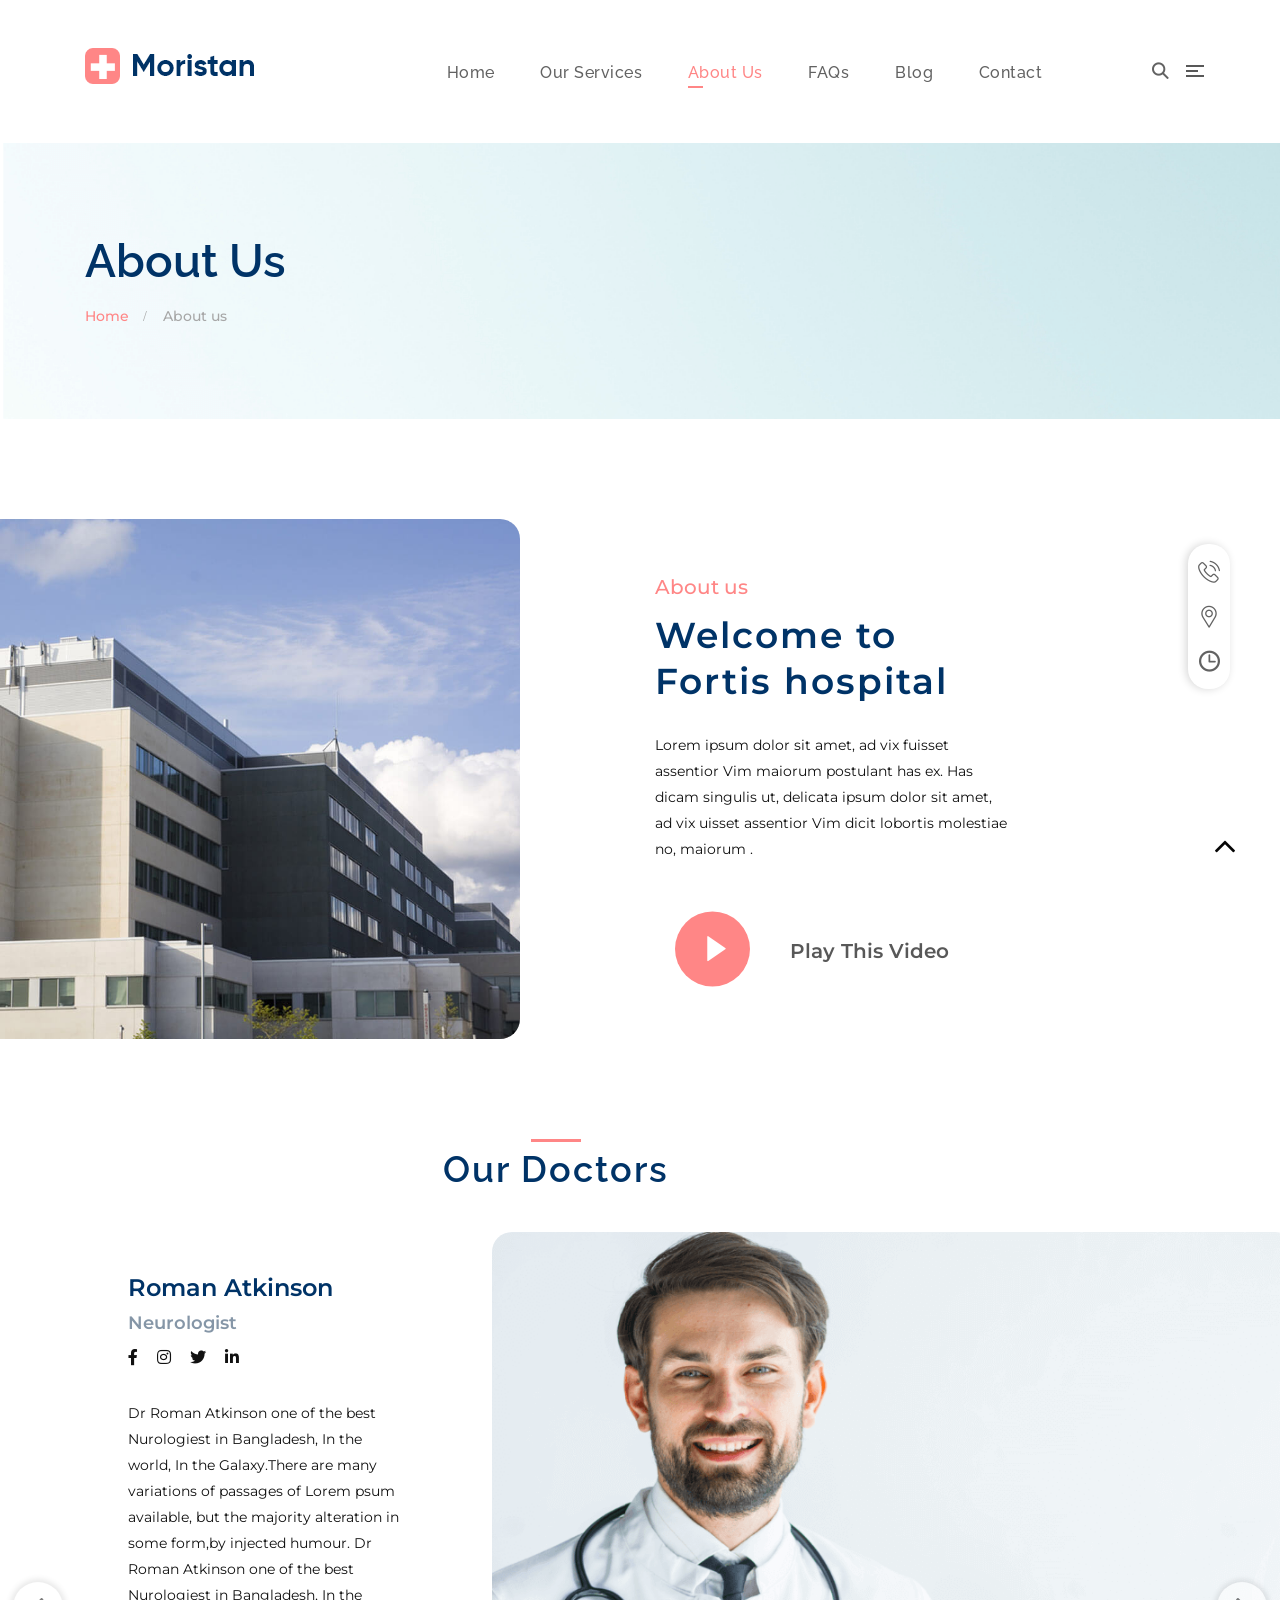
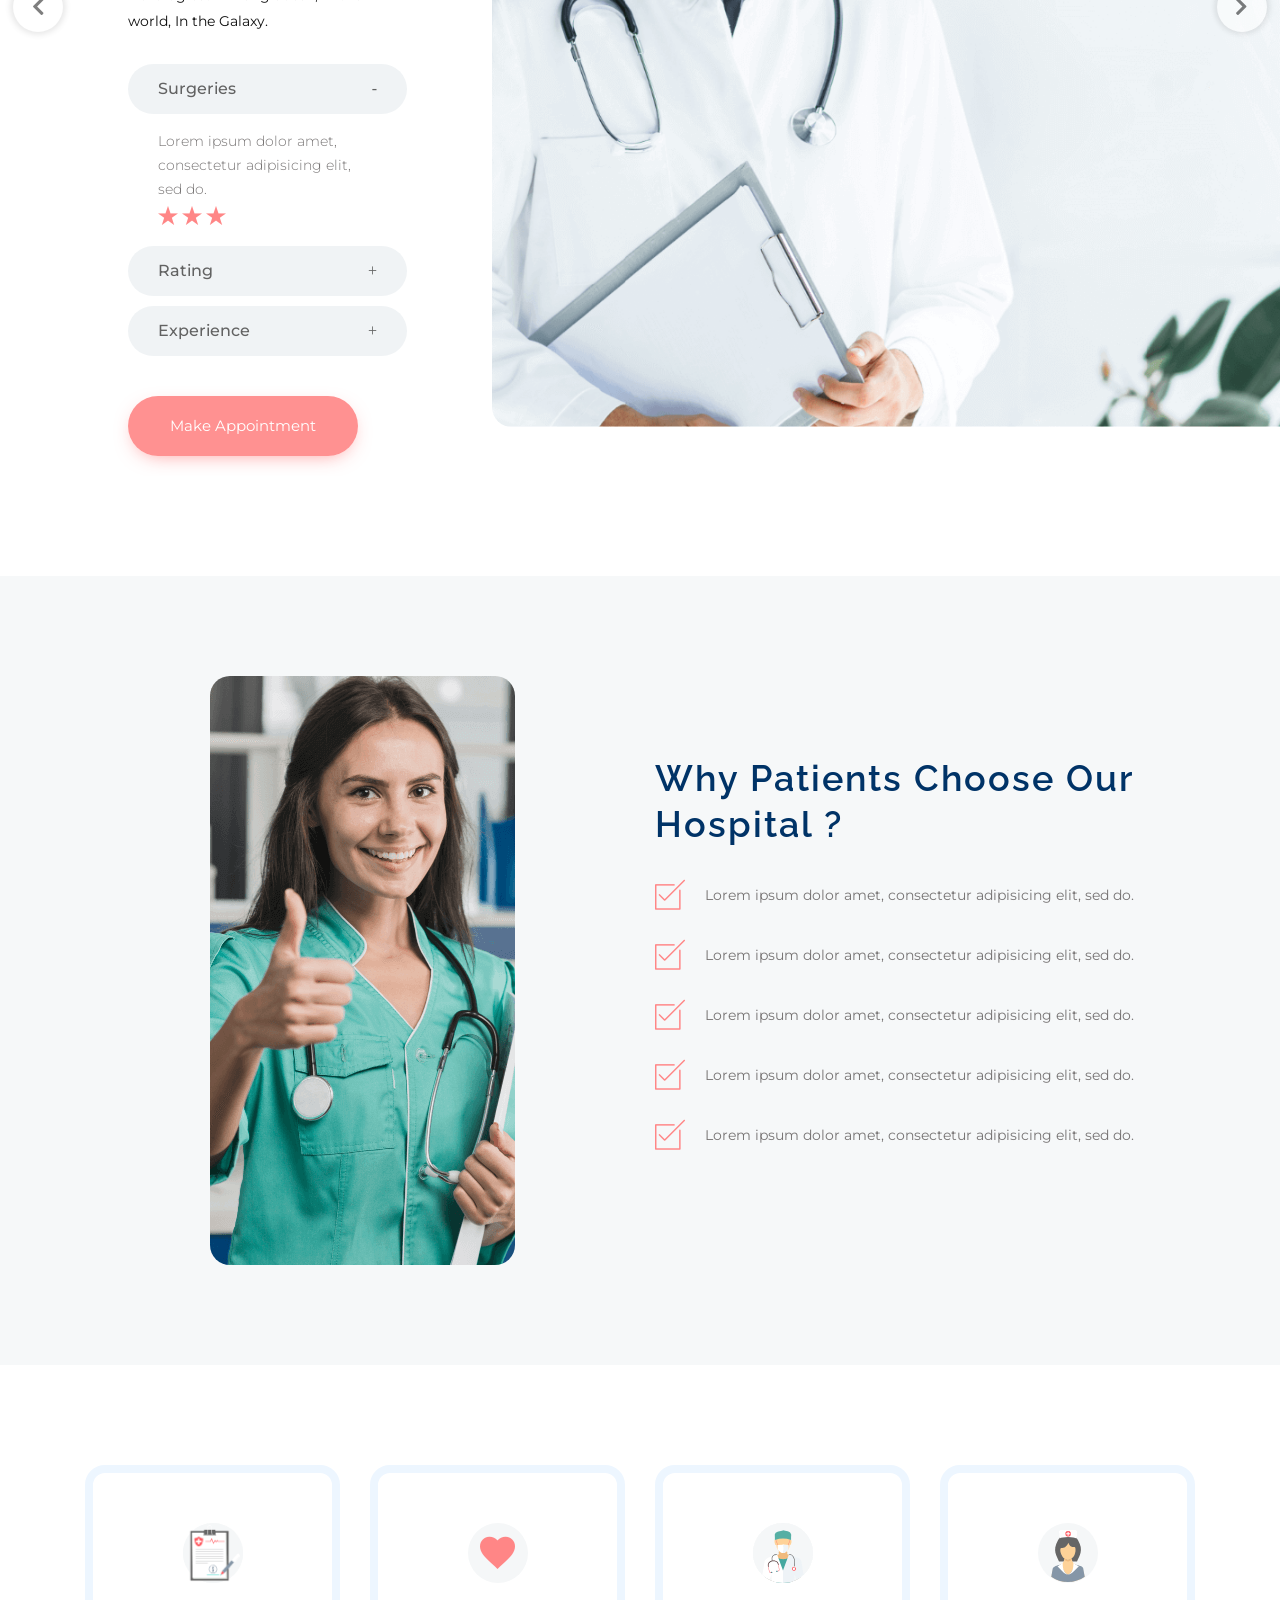
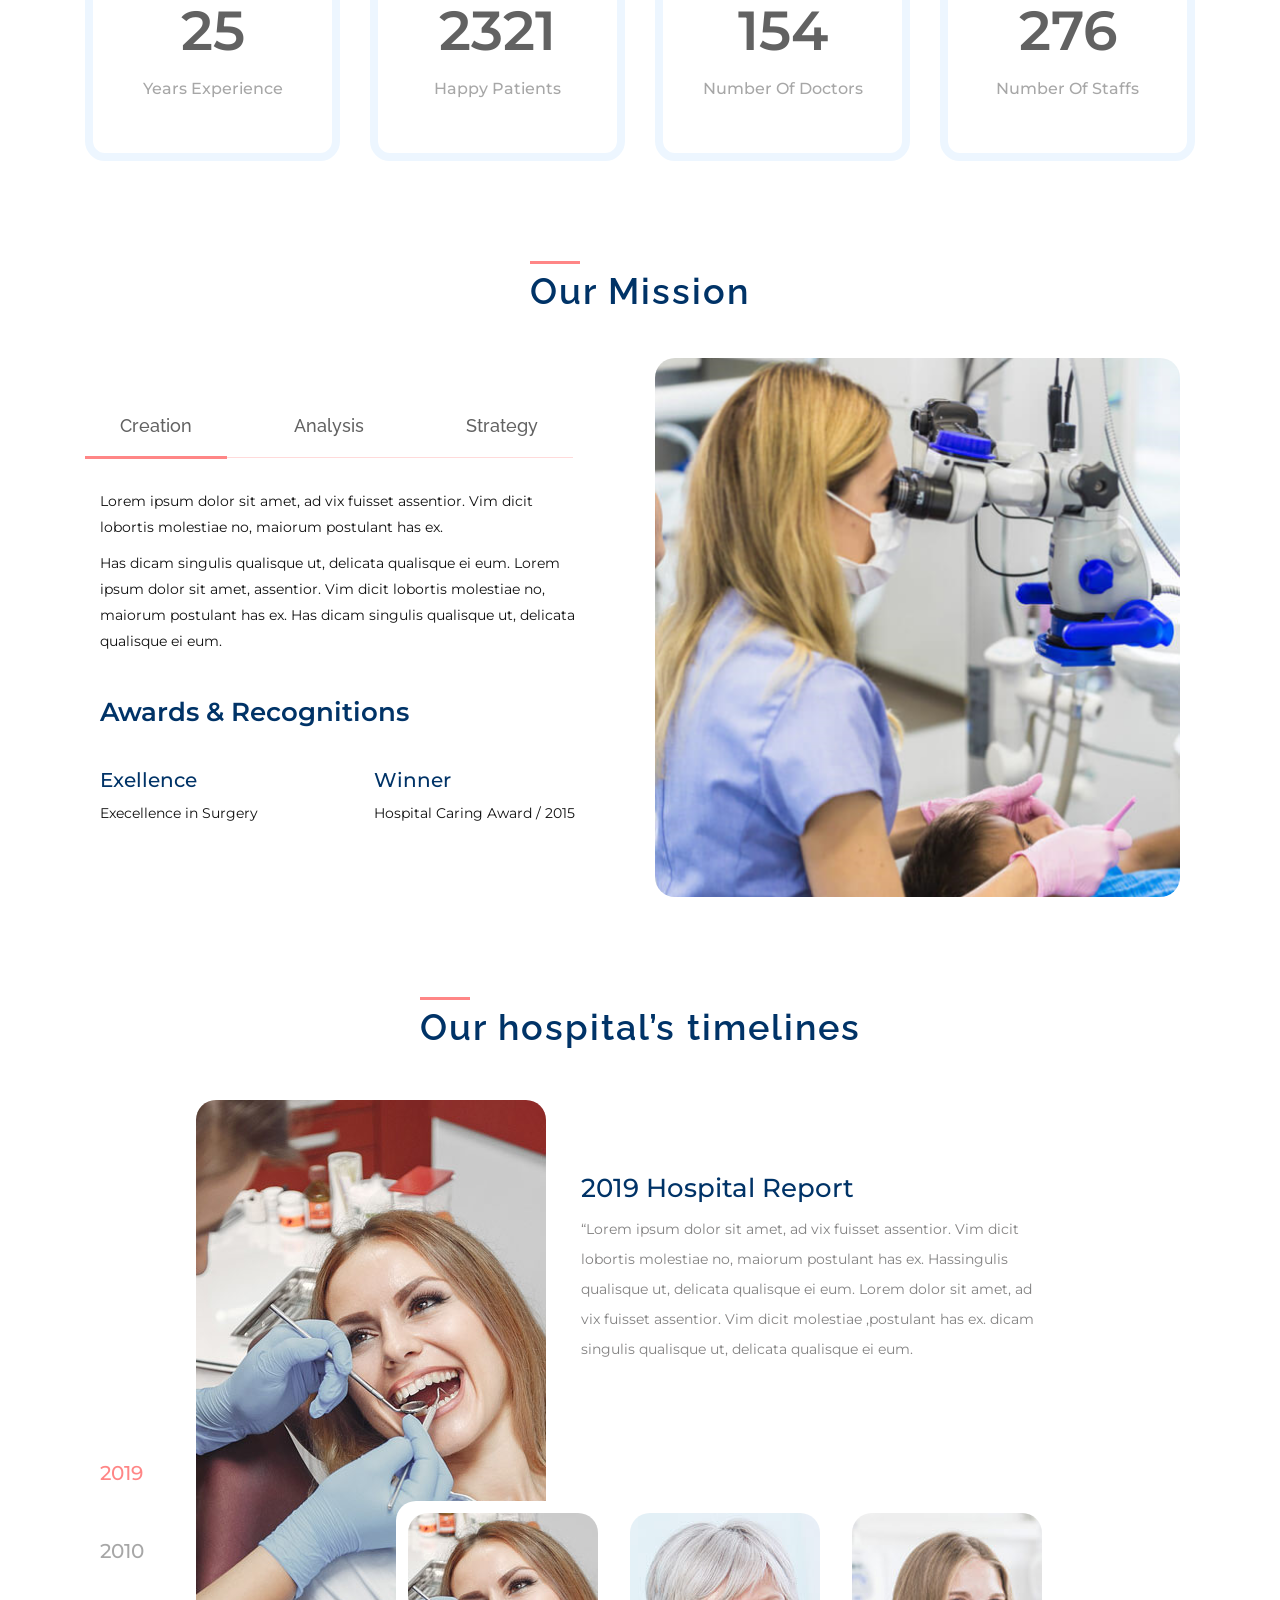
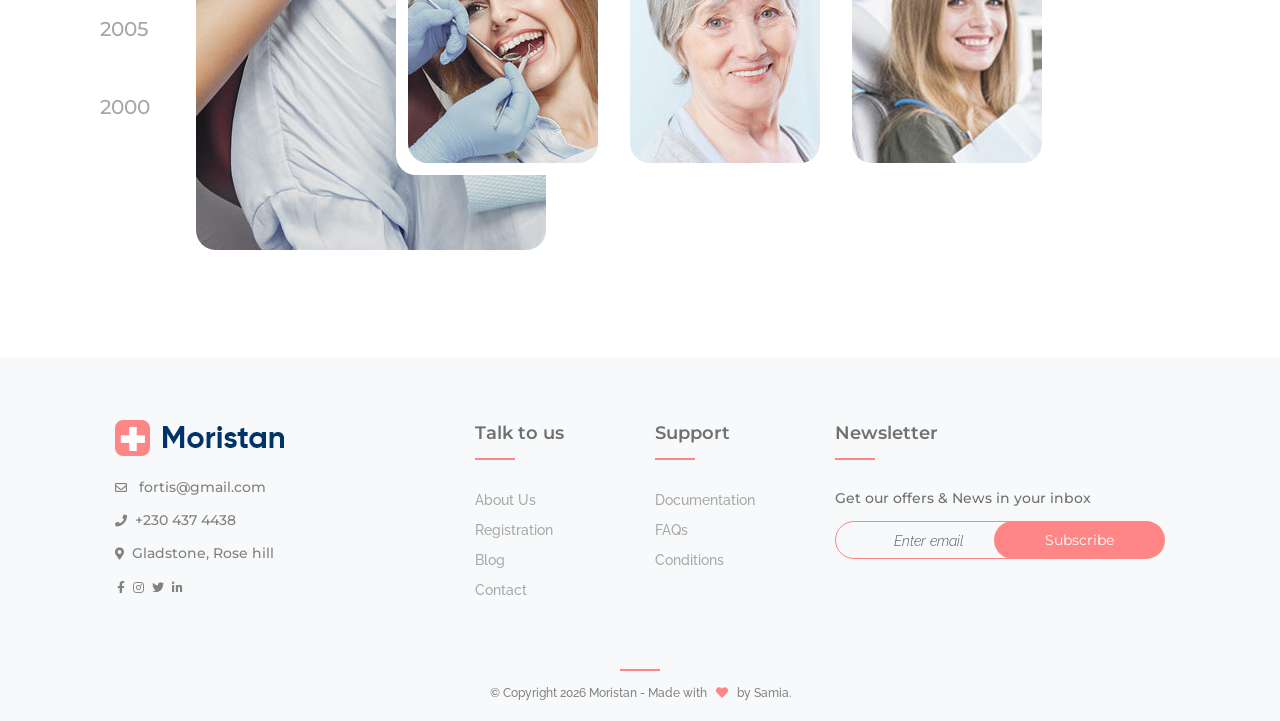
<file: about.html>
<!DOCTYPE html>
<html lang="en">

<head>
    <meta charset="UTF-8">
    <meta name="viewport" content="width=device-width, initial-scale=1.0">
    <meta http-equiv="X-UA-Compatible" content="IE=edge" />
    <meta http-equiv="X-UA-Compatible" content="ie=edge">
   <title>Moristan - Hospital & Clinic</title>

    <!-- favicon -->
    <link rel="icon" href="favicon.png" sizes="20x20" type="image/png"> 
    <!-- flaticon -->
    <link rel="stylesheet" href="assets/css/flaticon.css">
    <!-- Fonts Awesome Icons -->
    <link rel="stylesheet" href="assets/css/fontawesome.min.css">
    <!-- bootstrap -->
    <link rel="stylesheet" href="assets/css/bootstrap.min.css">
    <!-- animate -->
    <link rel="stylesheet" href="assets/css/animate.css">
    <!--Video Popup-->
    <link rel="stylesheet" href="assets/css/rpopup.min.css">     
    <!--Slick Carousel-->
    <link rel="stylesheet" href="assets/css/slick.css">    
    <!-- Main Stylesheet -->
    <link rel="stylesheet" href="assets/css/style.css">
    <!-- responsive Stylesheet -->
    <link rel="stylesheet" href="assets/css/responsive.css">
      
</head>
<body>

    <!-- preloader area start -->
    <div class="preloader" id="preloader">
        <div class="preloader-inner">
            <div class="spinner">
                <div class="dot1"></div>
                <div class="dot2"></div>
            </div>
        </div>
    </div>
    <!-- preloader area end -->

    <!--Search Popup Start Here-->
    <div class="searchOverlay">
        <div class="sidenav-wrap">
            <div class="logo-area">
                <div class="logo">
                    <a href="index.html">
                        <img src="assets/img/logo-2.png" alt="logo">
                    </a>
                </div>
            </div><!--Logo End-->
            <div class="overlay-content">
                <span class="closebtn" title="Close Overlay">×</span>              
                <form>
                    <div class="Search-section">
                        <input type="text" placeholder="What can we help you with?" name="search">	  
                        <button type="submit"><i class="fa fa-search"></i></button>
                    </div>
                </form>
            </div>
        </div>
    </div>
    <!--Search Popup End Here-->  

    <!--Side Nav Start Here-->
    <div class="sidenav">
        <div class="sidenav-wrap">
            <div class="logo-area">
                <div class="logo">
                    <a href="index.html">
                        <img src="assets/img/logo-2.png" alt="logo">
                    </a>
                </div>
            </div><!--Logo End-->
            <div class="overlay-content">
                <span class="closebtn" title="Close Overlay">×</span>              
                <div class="overlay-menu">
                    <ul class="side-menu">
                        <li class="items"><a  class="itme-nav" href="#">Useful Links</a></li>
                        <li class="items"><a  class="itme-nav" href="#">Home</a></li>
                        <li class="items"><a class="itme-nav" href="#">Login</a></li>
                        <li class="items"><a  class="itme-nav" href="#">Blog</a></li>
                        <li class="items"><a  class="itme-nav" href="#">Help Center</a></li>
                    </ul>
                    <div class="social-icon">
                        <a class="icon" href="#" target="_blank"><i class="fab fa-facebook-f"></i></a>                        
                        <a class="icon" href="#" target="_blank"><i class="fab fa-instagram"></i></a>                           
                        <a class="icon" href="#" target="_blank"><i class="fab fa-twitter"></i></a>                            
                        <a class="icon" href="#" target="_blank"><i class="fab fa-linkedin-in"></i></a>   
                    </div>
                </div>
            </div>
        </div>
    </div>
    <!--Side Nav End Here--> 

    <!--Side Form Popup Start Here-->
    <div class="side-form-popup">
        <div class="popup-wrapper">
            <div class="logo-area">
                <a href="index.html">
                    <img src="assets/img/logo-2.png" alt="Nav Logo">
                </a>
            </div>
            <!--// Popup Logo Area End-->
            <div class="opening-popup">
                <div class="close-popup">×
                    <!-- <i class="fas fa-times"></i> -->
                </div>
                <div class="row">
                    <div class="modal-image">
                        <img src="assets/img/modal/modal-02.png" alt="img">
                    </div>  
                    <!--// Modal Image-->
                    <div class="address-area">
                        <div class="address-content">
                            <h4 class="heading-04 padding-10">Visiting Hours</h4>
                            <ul>
                                <li class="items"><span class="days">Monday - Friday</span> <span class="timing">2 PM to 4 PM</span> </li>
                                <li class="items"><span class="days">Saturday</span> <span class="timing">1 PM to 4 PM</span> </li>
                                <li class="items"><span class="days">Sunday</span> <span class="timing">3 PM to 4 PM</span> </li>
                            </ul>    
                            <h4 class="heading-04 padding-10">Phone Number</h4>
                            <ul>
                                <li class="items">+230 453 38463</li>
                                <li class="items">+230 345 24463</li>
                            </ul>
                        </div>                              
                    </div>
                    <!--// Modal Address Area-->
                </div>
            </div>
            <div class="location-popup">
                <div class="close-popup">×
                    <!-- <i class="fas fa-times"></i> -->
                </div>
                <div class="row">
                    <div id="google-map2"></div>  
                    <div class="address-area">
                        <div class="address-content">
                            <h4>Address</h4>
                            <p class="padding-30">24 Impasse Edgar, Rose Hill</p>
                            <div class="main-btn-wrap-2 modal-btn">
                                <a href="#" class="main-btn">Get Direction</a>
                            </div>
                        </div>
                    </div>
                </div>
            </div>
            <div class="form-popup">
                <div class="close-popup">×
                    <!-- <i class="fas fa-times"></i> -->
                </div>
                <div class="row">
                    <!--Appointment Section Start Here-->
                    <div class="appointment-section  style-02">
                        <div class="container">
                            <div class="row">                
                                <div class="col-lg-12 col-md-12">                               
                                    <!--// Appoing Title End Here-->
                                    <div class="appointment-content">                           
                          
                                        <div class="tab-content">                                     
                                            <div class="appointment-img-area"> 
                                                <img src="assets/img/04.png" alt="img">          
                                                <div class="doctor-info">
                                                    <div class="name">
                                                        <h6 class="heading-06"> Dr George Abdreas Pompeia</h6>
                                                    </div>
                                                    <div class="designation">
                                                        <span>Specialist cardiologue</span>
                                                    </div>
                                                </div>  
                                            </div>
                                            <div class="appointment-form-area"> 
                                                <form>
                                                    <div class="row">
                                                        <div class="col-lg-6">
                                                            <input type="text" name="your_name" placeholder="Your Name" class="form-control margin-15">
                                                            <input type="email" name="your_email" placeholder="Your Email" class="form-control margin-15">                                            
                                                            <div class="custom-select margin-15">
                                                                <select>
                                                                    <option>Doctor Name</option>
                                                                    <option>Doctor Name</option>
                                                                    <option>Doctor Name</option>
                                                                    <option>Doctor Name</option>
                                                                </select>
                                                            </div>
                                                        </div>
                                                        <div class="col-lg-6">
                                                            <div class="custom-select margin-15">
                                                                <select>   
                                                                    <option selected>Your Gender</option>
                                                                    <option>Male</option>
                                                                    <option>Female</option>
                                                                </select> 
                                                            </div>                                                
                                                            <div class="calendar-icon margin-15">
                                                                <span class="calendar">
                                                                    <label for="datepicker">
                                                                        <input type="text" id="datepicker" class="form-control" autocomplete="off" placeholder="Date">
                                                                    </label>                                                
                                                                    </span>
                                                                <span class="icon"><i class="fas fa-calendar-week"></i></span>
                                                            </div>    
                                                            <div class="custom-select margin-15">
                                                                <select>   
                                                                    <option selected>Department</option>
                                                                    <option>Department</option>
                                                                    <option>Department</option>
                                                                    <option>Department</option>
                                                                    <option>Department</option>
                                                                </select>
                                                            </div>  
                                                        </div>
                                                    </div>                                          
                                                    <div class="main-btn-wrap style-02">
                                                        <input class="main-btn" type="submit" value="Make Appointment">
                                                    </div> 
                                                </form>
                                          
                                            </div>        
                                        </div>                            
                                    </div>
                                </div>                    
                            </div>
                        </div>
                    </div>
                    <!--Appointment Section End Here-->
                </div>
            </div>
        </div>
    </div>
    <!--// Side Form Popup End Here-->
 
    <!--Header Start Here-->
    <header>
        <div class="container-fluid">
          <div class="row">  
            <div class="header-area">         
                <div class="logo-area">
                    <a href="index.html">
                        <img src="assets/img/logo.png" alt="Nav Logo">
                    </a>
                </div>
                <nav class="navbar navbar-area navbar-expand-lg">
                        <div class="container nav-container">
                            <div class="responsive-mobile-menu">
                                <button class="navbar-toggler" type="button" data-toggle="collapse" data-target="#fortis_main_menu" 
                                    aria-expanded="false" aria-label="Toggle navigation">
                                    <!-- <span class="navbar-toggler-icon"> </span> -->
                                    <span class="cross-menu">
                                        <span class="bar1"></span>
                                        <span class="bar2"></span>
                                        <span class="bar3"></span> 
                                    </span>  
                                </button>
                            </div>
                            <div class="collapse navbar-collapse" id="fortis_main_menu">
                                <ul class="navbar-nav">
                                    <li>
                                        <a href="index.html">Home</a>
                                    </li>
                                    <li>
                                        <a href="service.html">Our Services</a>
                                    </li>
                                    <li class="current-menu-item">
                                        <a href="about.html">About Us</a>
                                    </li>
                                    <li>
                                        <a href="faq.html">FAQs</a>
                                    </li>
                                    <li>
                                        <a href="blog.html">Blog</a>
                                    </li>   
                                    <li>
                                        <a href="contact.html">Contact</a>
                                    </li>           
                                </ul>
                            </div>
                        </div>
                </nav>
                <!--Navbar area end here-->
                <div class="search-area">    
                    <div class="openSearchBtn"> 
                        <div class="search-icon">
                            <i class="flaticon-search"></i> 
                        </div>   
                    </div>                        
                    <div class="open-side-menu">                       
                        <div class="menu-toggle">
                            <span></span>
                            <span></span>
                            <span></span>
                        </div>                    
                    </div>             
                </div>              
                <!--Search area end here-->
            </div>                  
          </div>
        </div>
    </header>    
    <!--Header Area End Here-->

    <!--Main Area Start Here-->
    <main>   

        <!--Breadcrumb Section Start Here-->
        <section class="breadcrumb-area padding-90" style="background-image: url(assets/img/bg/breadcrumb-bg.png)">
            <div class="container-fluid">        
                <div class="row">
                    <div class="breadcrumb-content">
                        <div class="col-12 px-0">
                            <div class="page-title">
                                <h1 class="heading-1">About us</h1>
                            </div>
                        </div>
                        <ul class="page-list">
                            <li><a href="index.html">Home</a></li>
                            <li> About us</li>
                        </ul> 
                    </div>
                </div>       
            </div>
        </section>
        <!--Breadcrumb Section End Here-->

        <!--About Us Section Start Here-->
        <section class="about-us-section padding-top-100">
            <div class="container-fluid">
                <div class="row">
                    <div class="col-lg-6 col-md-12 px-0">
                        <div class="about-img-area">
                           <img src="assets/img/about/11.png" alt="img">
                        </div>                    
                    </div>
                    <div class="col-lg-6 col-md-12">
                        <div class="about-content-area">
                            <h4 class="heading-04">About us</h4>
                            <div class="common-title">
                                <h2 class="heading line-none">Welcome to Fortis hospital </h2>
                            </div>    
                            <div class="padding-top-20 padding-bottom-40">                       
                                <p>Lorem ipsum dolor sit amet, ad vix fuisset assentior Vim maiorum postulant has ex. Has dicam singulis ut, 
                                delicata ipsum dolor sit amet, ad vix uisset assentior Vim dicit lobortis molestiae no, maiorum .</p>
                            </div>
                                <!-- video popup toggler -->  
                            <div class="play-area">     
                                <a href="https://www.youtube.com/watch?v=oHJR0zZ5uRU" class="hosted-popup">
                                    <div  class="play-btn">
                                        <i class="icon flaticon-play-button"></i> 
                                    </div>  
                                </a>     
                                <div class="play-text">Play This Video</div>
                            </div>                 
                        </div> 
                        <!--Side Form Icons-->                      
                        <div id="service_info_item" class="side-form-icons">   
                            <i class="icon flaticon-phone-call" id="open-opening-popup"></i>
                            <i class="icon flaticon-placeholder" id="open-location-popup"></i>
                            <i class="icon flaticon-clock-circular-outline" id="open-form-popup"></i>
                        </div>  
                    </div>  
                    
                </div>
            </div>
        </section>
        <!--About Us Section End Here-->

        <!--About Page Doctor Section Start Here-->       
        <section  class="about-our-doctor our-doctor padding-100">
            <div class="container-fluid px-0">
                <div class="container px-0">
                    <div class="row">
                        <!--Common Title-->
                        <div class="col-lg-9">
                            <div class="common-title padding-bottom-40">
                                <h2 class="heading">our doctors</h2>
                            </div>
                        </div>                                  
                        <div class="col-12 about-doctor px-lg-0">                        
                            <div id="aboutPageDoctorIndicators" class="carousel slide" data-ride="carousel">  
                            <div class="carousel-inner">
                                <div class="carousel-item active">             
                                    <div class="col-lg-4 col-md-12">
                                        <div class="slider-content">
                                            <h4 class="heading-04">Roman Atkinson</h4>
                                            <h6 class="heading-06">Neurologist</h6>
                                            <div class="social-icon">
                                                <a class="icon" href="#" target="_blank"><i class="fab fa-facebook-f"></i></a>                        
                                                <a class="icon" href="#" target="_blank"><i class="fab fa-instagram"></i></a>                           
                                                <a class="icon" href="#" target="_blank"><i class="fab fa-twitter"></i></a>                            
                                                <a class="icon" href="#" target="_blank"><i class="fab fa-linkedin-in"></i></a>                               
                                            </div>
                                            <p>Dr Roman Atkinson one of the best Nurologiest in Bangladesh, In the world, In the Galaxy.There are many variations of passages of Lorem psum available, but the majority alteration in some form,by injected humour. Dr Roman Atkinson one of the best Nurologiest in Bangladesh, In the world, In the Galaxy.</p>  
                                            <!-- Accordion Wrapper Start Here -->
                                            <div class="accordion-wrapper">
                                                <div id="accordion">
                                                    <div class="card">
                                                        <div class="card-header" id="headingOne">
                                                            <h5 class="mb-0">
                                                            <a role="button" data-toggle="collapse" data-target="#collapseOne" aria-expanded="true" aria-controls="collapseOne">
                                                                Surgeries
                                                            </a>
                                                            </h5>
                                                        </div>                                            
                                                        <div id="collapseOne" class="collapse show" aria-labelledby="headingOne" data-parent="#accordion">
                                                            <div class="card-body">
                                                                <p>Lorem ipsum dolor amet, consectetur adipisicing elit, sed do.</p> 
                                                                <div class="rating-area">                     
                                                                    <i class="flaticon-rate-star-button"></i>
                                                                    <i class="flaticon-rate-star-button"></i>        
                                                                    <i class="flaticon-rate-star-button"></i>   
                                                                </div>                                                            
                                                            </div>
                                                        </div>
                                                    </div>
                                                    <div class="card">
                                                        <div class="card-header" id="headingTwo">
                                                            <h5 class="mb-0">
                                                            <a class="collapsed" role="button" data-toggle="collapse" data-target="#collapseTwo" aria-expanded="false" aria-controls="collapseTwo">
                                                                Rating
                                                            </a>
                                                            </h5>
                                                        </div>
                                                        <div id="collapseTwo" class="collapse" aria-labelledby="headingTwo" data-parent="#accordion">
                                                            <div class="card-body">
                                                                <p>Lorem ipsum dolor amet, consectetur adipisicing elit, sed do.</p>  
                                                                <div class="rating-area">
                                                                    <i class="flaticon-rate-star-button"></i>
                                                                    <i class="flaticon-rate-star-button"></i>        
                                                                    <i class="flaticon-rate-star-button"></i> 
                                                                </div>
                                                            </div>
                                                        </div>
                                                    </div>
                                                    <div class="card">
                                                        <div class="card-header" id="headingThree">
                                                            <h5 class="mb-0">
                                                            <a class="collapsed" role="button" data-toggle="collapse" data-target="#collapseThree" aria-expanded="false" aria-controls="collapseThree">
                                                                Experience
                                                            </a>
                                                            </h5>
                                                        </div>
                                                        <div id="collapseThree" class="collapse" aria-labelledby="headingThree" data-parent="#accordion">
                                                            <div class="card-body">
                                                                <p>Lorem ipsum dolor amet, consectetur adipisicing elit, sed do.</p>  
                                                                <div class="rating-area">
                                                                    <i class="flaticon-rate-star-button"></i>
                                                                    <i class="flaticon-rate-star-button"></i>        
                                                                    <i class="flaticon-rate-star-button"></i> 
                                                                </div>
                                                            </div>
                                                        </div>
                                                    </div>
                                                </div>
                                            </div>
                                            <!-- Accordion Wrapper End Here -->
                                            <div class="main-btn-wrap">
                                                <a href="#" class="main-btn">Make Appointment</a>
                                            </div>  
                                        </div>                                    
                                    </div>
                                    <div class="col-lg-8 col-md-12 slider-img px-0" style="background-image: url(assets/img/about/doc1.jpg)">                                       
                                    </div> 
                                </div>
                                <!--// Carousel Item one-->
                                <div class="carousel-item">
                                    <div class="col-lg-4 col-md-12">
                                        <div class="slider-content">
                                            <h4 class="heading-04">Beatrice A. Ramsey</h4>
                                            <h6 class="heading-06">Cardiology</h6>
                                            <div class="social-icon">
                                                <a class="icon" href="#" target="_blank"><i class="fab fa-facebook-f"></i></a>                        
                                                <a class="icon" href="#" target="_blank"><i class="fab fa-instagram"></i></a>                           
                                                <a class="icon" href="#" target="_blank"><i class="fab fa-twitter"></i></a>                            
                                                <a class="icon" href="#" target="_blank"><i class="fab fa-linkedin-in"></i></a>   
                                            </div>
                                            <p>Dr Beatrice A. Ramsey one of the best Cardiology in Bangladesh, In the world, In the Galaxy.There are many variations of passages of Lorem psum available, but the majority alteration in some form,by injected humour. Dr Beatrice A. Ramsey one of the best Cardiology in Bangladesh, In the world, In the Galaxy.</p>  
                                            <!-- Accordion Wrapper Start Here -->
                                            <div class="accordion-wrapper">
                                                <div id="accordionTwo">
                                                    <div class="card">
                                                        <div class="card-header" id="headingTowOne">
                                                            <h5 class="mb-0">
                                                            <a role="button" data-toggle="collapse" data-target="#collapseTowOne" aria-expanded="true" aria-controls="collapseTowOne">
                                                                Surgeries
                                                            </a>
                                                            </h5>
                                                        </div>                                            
                                                        <div id="collapseTowOne" class="collapse show" aria-labelledby="headingTowOne" data-parent="#accordionTwo">
                                                            <div class="card-body">
                                                                <p>Lorem ipsum dolor amet, consectetur adipisicing elit, sed do.</p>     
                                                                <div class="rating-area">                     
                                                                    <i class="flaticon-rate-star-button"></i>
                                                                    <i class="flaticon-rate-star-button"></i>        
                                                                    <i class="flaticon-rate-star-button"></i>   
                                                                </div>                                                            
                                                            </div>
                                                        </div>
                                                    </div>
                                                    <div class="card">
                                                        <div class="card-header" id="headingTowTwo">
                                                            <h5 class="mb-0">
                                                            <a class="collapsed" role="button" data-toggle="collapse" data-target="#collapseTowTwo" aria-expanded="false" aria-controls="collapseTowTwo">
                                                                Rating
                                                            </a>
                                                            </h5>
                                                        </div>
                                                        <div id="collapseTowTwo" class="collapse" aria-labelledby="headingTowTwo" data-parent="#accordionTwo">
                                                            <div class="card-body">
                                                                <p>Lorem ipsum dolor amet, consectetur adipisicing elit, sed do.</p>  
                                                                <div class="rating-area">
                                                                    <i class="flaticon-rate-star-button"></i>
                                                                    <i class="flaticon-rate-star-button"></i>        
                                                                    <i class="flaticon-rate-star-button"></i> 
                                                                </div>
                                                            </div>
                                                        </div>
                                                    </div>
                                                    <div class="card">
                                                        <div class="card-header" id="headingTwoThree">
                                                            <h5 class="mb-0">
                                                            <a class="collapsed" role="button" data-toggle="collapse" data-target="#collapseTowThree" aria-expanded="false" aria-controls="collapseTowThree">
                                                                Experience
                                                            </a>
                                                            </h5>
                                                        </div>
                                                        <div id="collapseTowThree" class="collapse" aria-labelledby="headingTwoThree" data-parent="#accordionTwo">
                                                            <div class="card-body">
                                                                <p>Lorem ipsum dolor amet, consectetur adipisicing elit, sed do.</p>  
                                                                <div class="rating-area">
                                                                    <i class="flaticon-rate-star-button"></i>
                                                                    <i class="flaticon-rate-star-button"></i>        
                                                                    <i class="flaticon-rate-star-button"></i> 
                                                                </div>
                                                            </div>
                                                        </div>
                                                    </div>
                                                </div>
                                            </div>
                                            <!-- Accordion Wrapper End Here  -->
                                            <div class="main-btn-wrap">
                                                <a href="#" class="main-btn">Make Appointment</a>
                                            </div>  
                                        </div>                          
                                    </div> 
                                    <div class="col-lg-8 col-md-12 slider-img px-0" style="background-image: url(assets/img/about/doc2.jpg)">                                      
                                    </div> 
                                </div>    
                                <!--// Carousel Item Two-->                                                 
                            </div>                
                            </div>                        
                        </div>                        
                    </div>
                </div>
                <!--Carousel Indicators -->
                <a class="carousel-control-prev" href="#aboutPageDoctorIndicators" role="button" data-slide="prev">
                    <span class="carousel-control-prev-icon" aria-hidden="true"> <i class="fas fa-chevron-left"></i> </span>
                </a>
                <a class="carousel-control-next" href="#aboutPageDoctorIndicators" role="button" data-slide="next">
                    <span class="carousel-control-next-icon" aria-hidden="true"> <i class="fas fa-chevron-right"></i> </span>
                </a>   
                </div>         
        </section>            
        <!--About Page Doctor Section End Here-->

        <!--Why Patient Choose Section Start Here-->
        <section class="why-choose-section padding-100">
            <div class="container">
                <div class="row">
                    <div class="col-lg-5 col-md-12 offset-lg-1">
                        <div class="why-choose-img">
                            <img src="assets/img/about/07.png" alt="img">
                        </div>                                
                    </div>
                    <div class="col-lg-6 col-md-12">
                        <div class="why-choose-content">
                            <div class="common-title padding-bottom-30">
                                <h2 class="heading line-none">Why Patients Choose Our Hospital ? </h2>
                            </div>  

                            <div class="check-box-area">
                                <ul class="check-box">
                                    <li>Lorem ipsum dolor amet, consectetur adipisicing elit, sed do.</li>
                                    <li>Lorem ipsum dolor amet, consectetur adipisicing elit, sed do.</li>
                                    <li>Lorem ipsum dolor amet, consectetur adipisicing elit, sed do.</li>
                                    <li>Lorem ipsum dolor amet, consectetur adipisicing elit, sed do.</li>
                                    <li>Lorem ipsum dolor amet, consectetur adipisicing elit, sed do.</li>
                                </ul>
                            </div>
                        </div>                                
                    </div>
                </div>
            </div>
        </section>
        <!--Why Patient Choose Section End Here-->

        <!--Coundown Section Start Here-->
        <section class="coundown-section padding-100">
            <div class="container">
                <div class="row">
                    <div class="col-lg-3 col-md-6">
                        <div class="single-couterup">
                            <div class="icon">
                                <img src="assets/img/about/icon-01.png" alt="img">
                            </div>
                            <div class="content">
                                <span class="count-num">25</span>
                                <h4 class="title">Years Experience</h4>
                            </div>
                        </div>
                    </div>                            
                    <div class="col-lg-3 col-md-6">
                        <div class="single-couterup">
                            <div class="icon">
                                <i class="flaticon-favorite-heart-button"></i>
                                <!-- <i class="flaticon-rate-star-button"></i> -->
                            </div>
                            <div class="content">
                                <span class="count-num">2321</span>
                                <h4 class="title">Happy Patients</h4>
                            </div>
                        </div>
                    </div>
                    <div class="col-lg-3 col-md-6">
                        <div class="single-couterup">
                            <div class="icon">
                                <img src="assets/img/about/icon-03.png" alt="img">
                            </div>
                            <div class="content">
                                <span class="count-num">154</span>
                                <h4 class="title">Number Of Doctors</h4>
                            </div>
                        </div>
                    </div>
                    <div class="col-lg-3 col-md-6">
                        <div class="single-couterup">
                            <div class="icon">
                                <img src="assets/img/about/icon-04.png" alt="img">
                            </div>
                            <div class="content">
                                <span class="count-num">276</span>
                                <h4 class="title">Number Of Staffs</h4>
                            </div>
                        </div>
                    </div>
                </div>
            </div>
        </section>
        <!--Coundown Section End Here-->

        <!--Our Mission Section Start Here-->
        <section class="our-mission-section">
            <div class="container">
                <div class="row">
                    <!--Common Title-->
                    <div class="col-12">
                        <div class="common-title padding-bottom-20">
                            <h2 class="heading line-left m-auto">Our Mission</h2>
                        </div>
                    </div>                            
                    <div class="col-lg-12 col-md-12">
                        <!--Mission Tab Area-->
                        <div class="mission-tab-area padding-top-60">
                            <!-- <div class="col-lg-6 col-md-12"> -->
                                <div class="tab-navbar-area">
                                    <ul class="nav nav-tabs" id="myTab" role="tablist">
                                        <li class="nav-item">
                                            <a class="nav-link active" id="home-tab" data-toggle="tab" href="#home" role="tab" aria-controls="home" aria-selected="true">Creation</a>
                                        </li>
                                        <li class="nav-item">
                                            <a class="nav-link" id="profile-tab" data-toggle="tab" href="#profile" role="tab" aria-controls="profile" aria-selected="false">Analysis</a>
                                        </li>
                                        <li class="nav-item">
                                            <a class="nav-link" id="contact-tab" data-toggle="tab" href="#contact" role="tab" aria-controls="contact" aria-selected="false">Strategy</a>
                                        </li>
                                    </ul>
                                </div>            
                                <div class="tab-content-area">
                                    <div class="tab-content" id="myTabContent">
                                        <div class="tab-pane fade show active" id="home" role="tabpanel" aria-labelledby="home-tab">
                                            <div class="tab-content">
                                                <div class="col-lg-6 col-md-12">
                                                    <div class="paragraph-wrap">
                                                        <div class="paragraph-area padding-30">
                                                            <p>
                                                                Lorem ipsum dolor sit amet, ad vix fuisset assentior. Vim dicit lobortis molestiae no, maiorum postulant has ex. 
                                                            </p>     
                                                            <p>
                                                                Has dicam singulis qualisque ut, delicata qualisque ei eum. Lorem ipsum dolor sit amet, assentior. Vim dicit lobortis molestiae no, maiorum postulant has ex. Has dicam singulis qualisque ut, delicata qualisque ei eum.
                                                            </p>
                                                        </div>
                                                        <div class="award-area">
                                                            <div class="award-title padding-bottom-30">
                                                                <h3 class="heading-03">Awards & Recognitions</h3>
                                                            </div>
                                                            <div class="award-purpose">
                                                                <div class="column-one">
                                                                    <h5>Exellence</h5>
                                                                    <p>Execellence in Surgery</p>
                                                                </div>
                                                                <div class="column-two">
                                                                    <h5>Winner</h5>
                                                                    <p>Hospital Caring Award / 2015</p>
                                                                </div>
                                                            </div>
                                                        </div>   
                                                    </div>                                                    
                                                </div>
                                                <div class="col-lg-6 col-md-12">
                                                    <div class="mission-img-area">
                                                        <img src="assets/img/about/creation.jpg" alt="img">
                                                    </div>                               
                                                </div>
                                            </div>                                           
                                        </div>    
                                        <div class="tab-pane fade" id="profile" role="tabpanel" aria-labelledby="profile-tab">
                                            <div class="tab-content">
                                                <div class="col-lg-6 col-md-12">
                                                    <div class="paragraph-wrap">
                                                        <div class="paragraph-area padding-30">
                                                            <p>
                                                                Lorem ipsum dolor sit amet, ad vix fuisset assentior. Vim dicit lobortis molestiae no, maiorum postulant has ex. 
                                                            </p>     
                                                            <p>
                                                                Has dicam singulis qualisque ut, delicata qualisque ei eum. Lorem ipsum dolor sit amet, assentior. Vim dicit lobortis molestiae no, maiorum postulant has ex. Has dicam singulis qualisque ut, delicata qualisque ei eum.
                                                            </p>
                                                        </div>
                                                        <div class="award-area">
                                                            <div class="award-title padding-bottom-30">
                                                                <h3 class="heading-03">Awards & Recognitions</h3>
                                                            </div>
                                                            <div class="award-purpose">
                                                                <div class="column-one">
                                                                    <h5>Exellence</h5>
                                                                    <p>Execellence in Surgery</p>
                                                                </div>
                                                                <div class="column-two">
                                                                    <h5>Winner</h5>
                                                                    <p>Hospital Caring Award / 2015</p>
                                                                </div>
                                                            </div>
                                                        </div>  
                                                    </div>                                                     
                                                </div>
                                                <div class="col-lg-6 col-md-12">
                                                    <div class="mission-img-area">
                                                        <img src="assets/img/about/analysis.jpg" alt="img">
                                                    </div>                               
                                                </div>
                                                </div>  
                                        </div>
                                        <div class="tab-pane fade" id="contact" role="tabpanel" aria-labelledby="contact-tab">
                                            <div class="tab-content">
                                                <div class="col-lg-6 col-md-12">
                                                    <div class="paragraph-wrap">
                                                        <div class="paragraph-area padding-30">
                                                            <p>
                                                                Lorem ipsum dolor sit amet, ad vix fuisset assentior. Vim dicit lobortis molestiae no, maiorum postulant has ex. 
                                                            </p>     
                                                            <p>
                                                                Has dicam singulis qualisque ut, delicata qualisque ei eum. Lorem ipsum dolor sit amet, assentior. Vim dicit lobortis molestiae no, maiorum postulant has ex. Has dicam singulis qualisque ut, delicata qualisque ei eum.
                                                            </p>
                                                        </div>
                                                        <div class="award-area">
                                                            <div class="award-title padding-bottom-30">
                                                                <h3 class="heading-03">Awards & Recognitions</h3>
                                                            </div>
                                                            <div class="award-purpose">
                                                                <div class="column-one">
                                                                    <h5>Exellence</h5>
                                                                    <p>Execellence in Surgery</p>
                                                                </div>
                                                                <div class="column-two">
                                                                    <h5>Winner</h5>
                                                                    <p>Hospital Caring Award / 2015</p>
                                                                </div>
                                                            </div>
                                                        </div> 
                                                    </div>                                                      
                                                </div>
                                                <div class="col-lg-6 col-md-12">
                                                    <div class="mission-img-area">
                                                        <img src="assets/img/about/strategy.jpg" alt="img">
                                                    </div>                               
                                                </div>
                                            </div> 
                                        </div>
                                    </div>
                                </div>                                                
                            <!-- </div>    -->
                        </div>
                        <!--Mission Tab Area End-->
                    </div>                  
                </div>
            </div>
        </section>
        <!-- // Our Mission Section End Here-->

        <!--Our Hospital Time line Start Here-->
        <section class="timeline-section padding-100">
            <div class="container">
                <div class="row">
                    <!--Common Title-->
                    <div class="col-12">
                        <div class="common-title padding-bottom-50">
                            <h2 class="heading line-left m-auto">Our hospital’s timelines</h2>
                        </div>
                    </div>                        
                    <div class="col-lg-12">                                      
                        <div class="time-line-area">
                            <div class="big-slider-area">
                                <div class="year-area">
                                    <ul>
                                        <li data-slide-index="0" class="active">2019</li>
                                        <li data-slide-index="1">2010</li>
                                        <li data-slide-index="2">2005</li>
                                        <li data-slide-index="3">2000</li>
                                    </ul>
                                </div>
                                <div class="timeline-slider-big"> 
                                    <div class="items">
                                        <div class="d-flex">
                                            <div class="items-img"> 
                                                <img src="assets/img/about/time-line05.png" alt="img">      
                                            </div>
                                            <div class="items-content">
                                                <h3 class="heading-03">2019 Hospital Report</h3>
                                                <p>“Lorem ipsum dolor sit amet, ad vix fuisset assentior. Vim dicit lobortis molestiae no, maiorum postulant has ex.
                                                    Hassingulis qualisque ut, delicata qualisque ei eum. Lorem dolor sit amet, ad vix fuisset assentior.
                                                        Vim dicit molestiae ,postulant has ex. dicam singulis qualisque ut, delicata qualisque ei eum.</p>
                                            </div> 
                                        </div>                                         
                                    </div>
                                    <div class="items">
                                        <div class="d-flex">
                                            <div class="items-img"> 
                                                <img src="assets/img/about/time-line06.png" alt="img">      
                                            </div>
                                            <div class="items-content">
                                                <h3 class="heading-03">2010 Hospital Report</h3>
                                                <p class="animated bounceInDown slower">“Lorem ipsum dolor sit amet, ad vix fuisset assentior.
                                                    Vim dicit lobortis molestiae no, maiorum postulant has ex. Hassingulis qualisque ut, delicata qualisque ei eum.
                                                    Lorem dolor sit amet, ad vix fuisset assentior. Vim dicit molestiae ,postulant has ex. dicam singulis qualisque ut,
                                                    delicata qualisque ei eum. </p>
                                            </div> 
                                        </div>                                         
                                    </div>
                                    <div class="items">
                                        <div class="d-flex">
                                            <div class="items-img"> 
                                                <img src="assets/img/about/time-line07.png" alt="img">     
                                            </div>
                                            <div class="items-content">
                                                <h3 class="heading-03">2005 Hospital Report</h3>
                                                <p class="animated bounceInDown slower">“Lorem ipsum dolor sit amet, ad vix fuisset assentior. Vim dicit lobortis
                                                    molestiae no, maiorum postulant has ex. Hassingulis qualisque ut, delicata qualisque ei eum. Lorem dolor sit amet, 
                                                    ad vix fuisset assentior. Vim dicit molestiae ,postulant has ex. dicam singulis qualisque ut, delicata qualisque ei eum.
                                                </p>
                                            </div> 
                                        </div>                                         
                                    </div>  
                                    <div class="items">
                                        <div class="d-flex">
                                            <div class="items-img"> 
                                                <img src="assets/img/about/time-line08.png" alt="img">      
                                            </div>
                                            <div class="items-content">
                                                <h3 class="heading-03">2000 Hospital Report</h3>
                                                <p class="animated bounceInDown slower">“Lorem ipsum dolor sit amet, ad vix fuisset assentior.
                                                    Vim dicit lobortis molestiae no, maiorum postulant has ex. Hassingulis qualisque ut, delicata qualisque ei eum. 
                                                    Lorem dolor sit amet, ad vix fuisset assentior. Vim dicit molestiae ,postulant has ex. dicam singulis qualisque ut, 
                                                    delicata qualisque ei eum.</p>
                                            </div> 
                                        </div>                                         
                                    </div>           
                                </div>
                            </div>
                            <!--// Big Slider Area End-->
                            <div class="small-slider-area">
                                <div class="timeline-slider-small">
                                    <div class="items">
                                        <img src="assets/img/about/time-line01.png" alt="img">    
                                    </div>
                                    <div class="items">
                                        <img src="assets/img/about/time-line02.png" alt="img">
                                    </div>
                                    <div class="items"> 
                                        <img src="assets/img/about/time-line03.png" alt="img">
                                    </div>
                                    <div class="items">
                                        <img src="assets/img/about/time-line04.png" alt="img">    
                                    </div>                               
                                </div>
                            </div> 
                            <!--// Small Slider Area End-->   
                        </div>
                    </div>                        
                </div>
            </div>
        </section>

        <!-- // Our Hospital Time line End Here-->
    </main>

    <!-- footer area start -->
    <footer class="footer-area">
        <div class="footer-top">
            <div class="container-fluid">
                <div class="row">
                    <div class="col-lg-4 col-md-6">
                        <div class="footer-widget widget logo-widget">                       
                            <a href="index.html">
                                <img src="assets/img/logo.png" alt="Nav Logo">
                            </a>                            
                            <ul>                                
                                <li>
                                    <span class="icon"><i class="far fa-envelope"></i></span> fortis@gmail.com
                                </li>
                                <li>
                                    <span class="icon"><i class="fas fa-phone"></i></span>+230 437 4438
                                </li>
                                <li>
                                   <span class="icon"> <i class="fas fa-map-marker-alt"></i></span>Gladstone, Rose hill
                                </li> 
                            </ul>                        
                            <div class="footer-social-icon">
                                <a class="icon" href="#" target="_blank"><i class="fab fa-facebook-f"></i></a>                        
                                <a class="icon" href="#" target="_blank"><i class="fab fa-instagram"></i></a>                           
                                <a class="icon" href="#" target="_blank"><i class="fab fa-twitter"></i></a>                            
                                <a class="icon" href="#" target="_blank"><i class="fab fa-linkedin-in"></i></a>  
                            </div>                                             
                        </div>                       
                    </div>
                    <div class="col-lg-2 col-md-6">                           
                        <div class="footer-widget widget widget_nav_menu">
                            <h4 class="widget-title">Talk to us</h4>
                            <ul>
                                <li><a href="#">about us</a></li>
                                <li><a href="#">Registration</a></li>
                                <li><a href="#">Blog</a></li>
                                <li><a href="#">Contact</a></li>
                            </ul>
                        </div>                           
                    </div>
                    <div class="col-lg-2 col-md-6">
                        <div class="footer-widget widget widget_nav_menu">                       
                            <h4 class="widget-title">Support</h4>                  
                             <ul>
                                 <li><a href="#">documentation </a></li>
                                 <li><a href="#">FAQs </a></li>
                                 <li><a href="#"> Conditions</a></li>
                             </ul>
                         </div>
                     </div>
                    <div class="col-lg-4 col-md-6">
                        <div class="subscribe-area">
                                <div class="footer-widget widget">                         
                                    <h4 class="widget-title">Newsletter</h4>                    
                                <p>Get our offers & News in your inbox</p>  
                                <form>
                                    <div class="input-group">
                                        <input type="email" class="form-control" placeholder="Enter email">
                                        <div class="input-group-append">
                                        <div class="input-group-text">
                                            <input type="submit" value="Subscribe">
                                        </div>
                                        </div>
                                    </div>
                                </form>
                            </div>  
                        </div>                 
                    </div>
                </div>
            </div>
        </div>
        <div class="copyright-area">
            <div class="container">
                <div class="row">
                    <div class="col-lg-12">
                        <div class="copyright-area-inner">
                                &copy; Copyright 2026 Moristan - Made with <span class="coypright-icon"><i class="fas fa-heart"></i></span> by 
                                <a href="https://github.com/samiasys">Samia</a>.
                        </div>
                    </div>
                </div>
            </div>
        </div>
    </footer>
    <!-- footer area end -->
    
    
    <!-- back to top area start -->
    <div class="back-to-top">
        <span class="back-top"><i class="flaticon-up-arrow"></i></span>
    </div>
    <!-- back to top area end -->

    

  
    <!--Jquery-->
    <script src="assets/js/jquery-3.4.1.min.js"></script>
    <!--Jquery Migrate-->
    <script src="assets/js/jquery-migrate.min.js"></script> 
    <!--Jquery UI-->
    <script src="assets/js/jquery-ui.js"></script>   
    <!-- bootstrap -->
    <script src="assets/js/bootstrap.min.js"></script>
    <!--Waypoints-->
    <script src="assets/js/waypoints.min.js"></script>
    <!--Slick Carousel-->
    <script src="assets/js/slick.min.js"></script>
    <!-- wow -->
    <script src="assets/js/wow.min.js"></script>
    <!--Custom Select Box-->
    <script src="assets/js/selectbox.min.js"></script>
    <!--Custom Video Popup-->
    <script src="assets/js/jquery.rPopup.js"></script>
    <!-- countdown -->
    <script src="assets/js/jquery.countdown.min.js"></script> 
    <!--Counter--> 
    <script src="assets/js/jQuery.rcounter.js"></script>
    <!--Google Map API-->
    <!-- <script src="https://maps.googleapis.com/maps/api/js?key=AIzaSyCVyNXoXHkqAwBKJaouZWhHPCP5vg7N0HQ&callback=initMap" async defer></script> -->
    <!-- google map activate js -->
    <script src="assets/js/goolg-map-activate.js"></script>
    <!-- imageloaded -->
    <script src="assets/js/imagesloaded.pkgd.min.js"></script>
    <script src="assets/js/isotope.pkgd.min.js"></script>
    <!-- main js -->
    <script src="assets/js/main.js"></script>
    
    </body>

    </body>
</html>
</file>
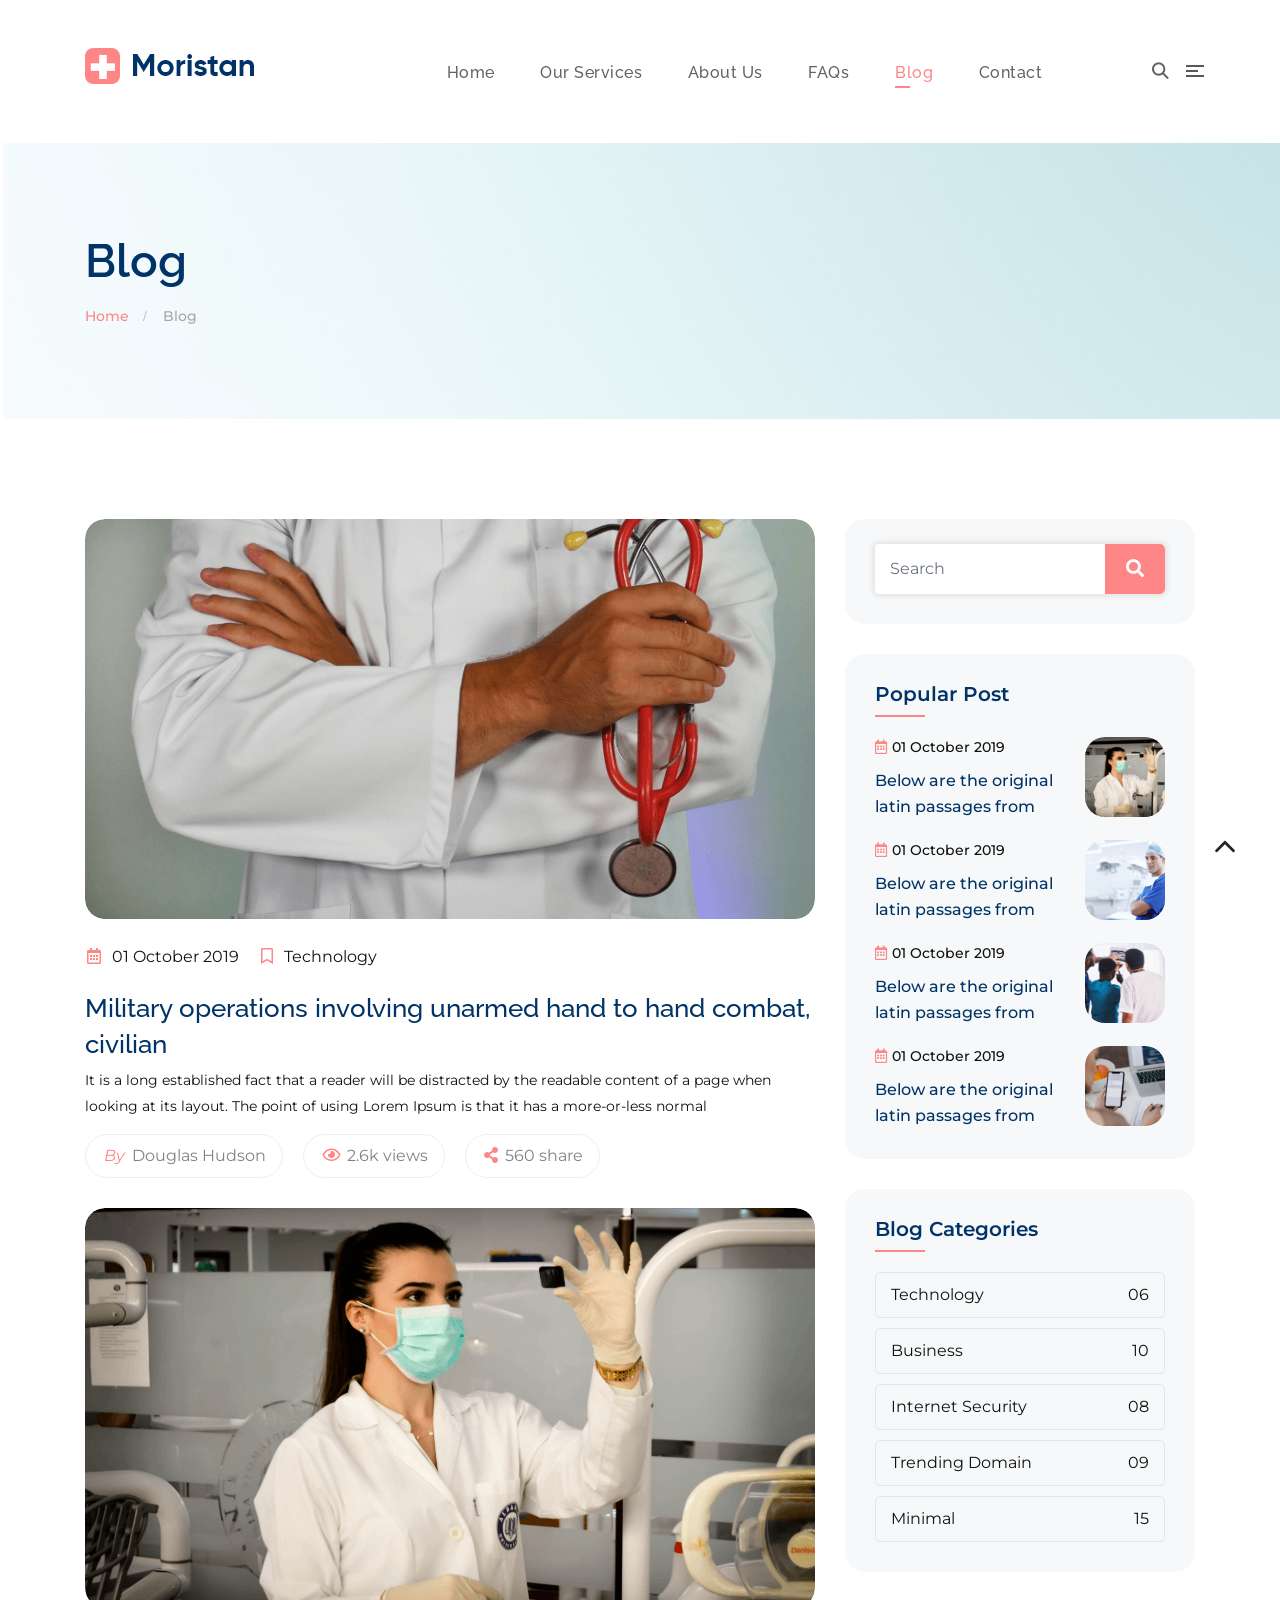
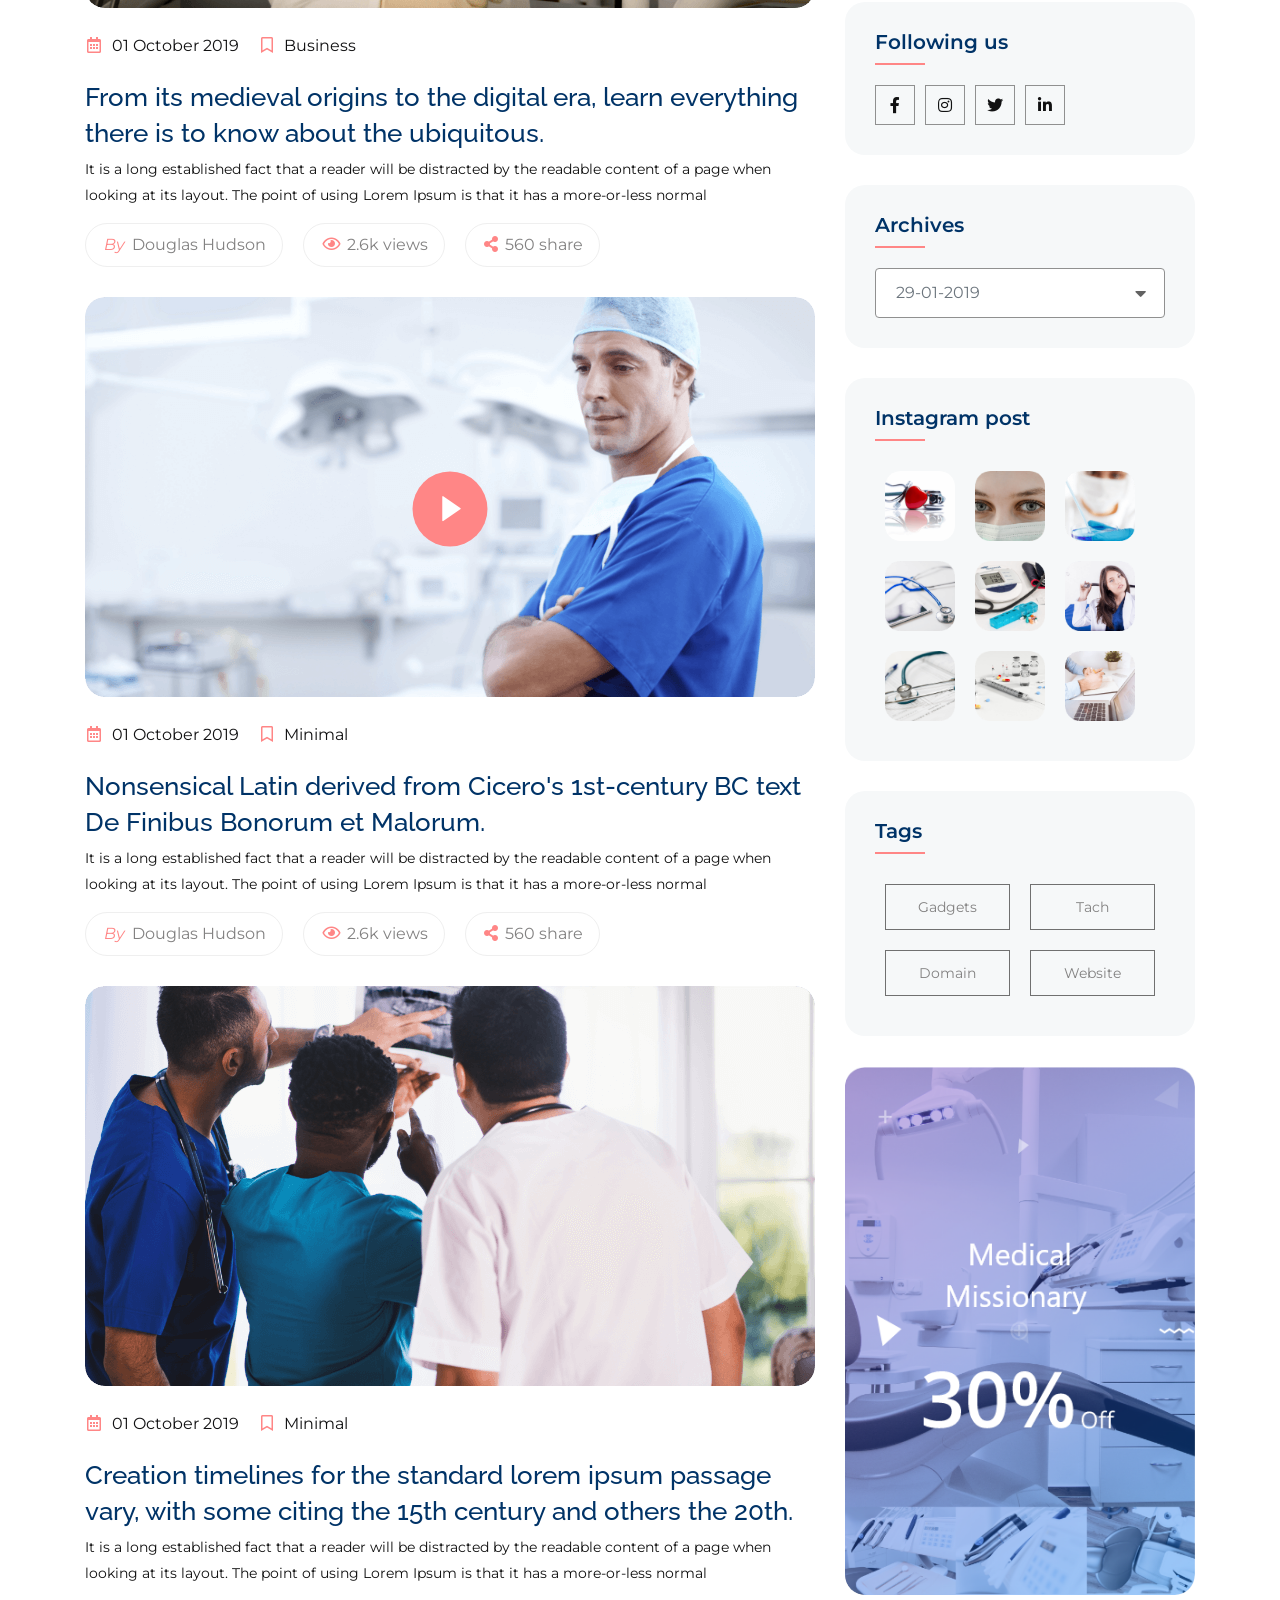
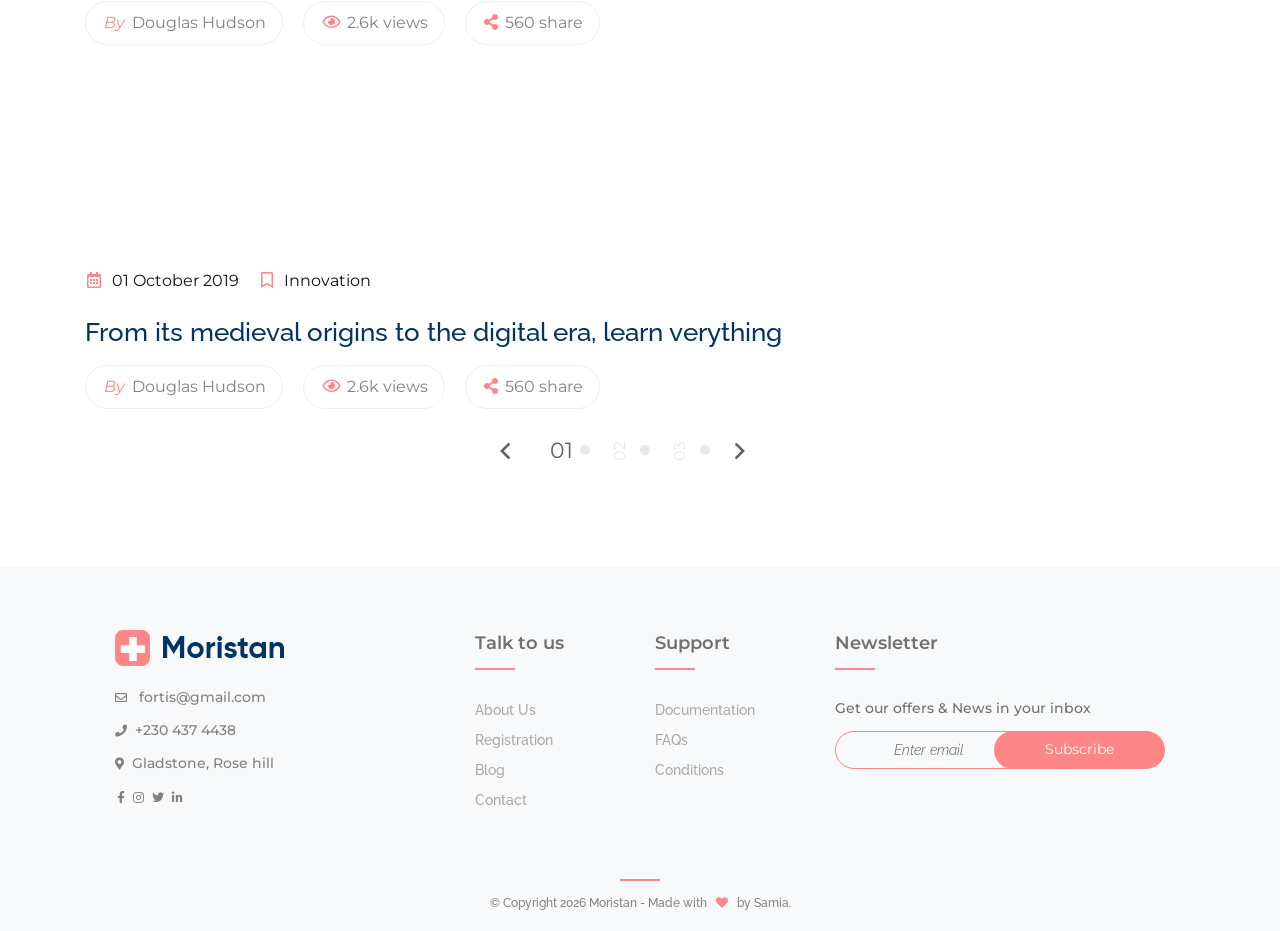
<file: blog.html>
<!DOCTYPE html>
<html lang="en">

<head>
    <meta charset="UTF-8">
    <meta name="viewport" content="width=device-width, initial-scale=1.0">
    <meta http-equiv="X-UA-Compatible" content="IE=edge" />
    <meta http-equiv="X-UA-Compatible" content="ie=edge">
   <title>Moristan - Hospital & Clinic</title>

    <!-- favicon -->
    <link rel="icon" href="favicon.png" sizes="20x20" type="image/png"> 
    <!-- flaticon -->
    <link rel="stylesheet" href="assets/css/flaticon.css">
    <!-- Fonts Awesome Icons -->
    <link rel="stylesheet" href="assets/css/fontawesome.min.css">
    <!-- bootstrap -->
    <link rel="stylesheet" href="assets/css/bootstrap.min.css">
    <!-- animate -->
    <link rel="stylesheet" href="assets/css/animate.css">
    <!--Video Popup-->
    <link rel="stylesheet" href="assets/css/rpopup.min.css">     
    <!--Slick Carousel-->
    <link rel="stylesheet" href="assets/css/slick.css">    
    <!-- Main Stylesheet -->
    <link rel="stylesheet" href="assets/css/style.css">
    <!-- responsive Stylesheet -->
    <link rel="stylesheet" href="assets/css/responsive.css">
      

</head>
<body>

    <!-- preloader area start -->
    <div class="preloader" id="preloader">
        <div class="preloader-inner">
            <div class="spinner">
                <div class="dot1"></div>
                <div class="dot2"></div>
            </div>
        </div>
    </div>
    <!-- preloader area end -->

    <!--Search Popup Start Here-->
    <div class="searchOverlay">
        <div class="sidenav-wrap">
            <div class="logo-area">
                <div class="logo">
                    <a href="index.html">
                        <img src="assets/img/logo-2.png" alt="logo">
                    </a>
                </div>
            </div><!--Logo End-->
            <div class="overlay-content">
                <span class="closebtn" title="Close Overlay">×</span>              
                <form>
                    <div class="Search-section">
                        <input type="text" placeholder="What can we help you with?" name="search">	  
                        <button type="submit"><i class="fa fa-search"></i></button>
                    </div>
                </form>
            </div>
        </div>
    </div>
    <!--Search Popup End Here--> 

    <!--Search Popup Start Here-->
    <div class="sidenav">
        <div class="sidenav-wrap">
            <div class="logo-area">
               <div class="logo">
                    <a href="index.html">
                        <img src="assets/img/logo-2.png" alt="logo">
                    </a>
                </div>
            </div><!--Logo End-->
            <div class="overlay-content">
                <span class="closebtn" title="Close Overlay">×</span>              
                <div class="overlay-menu">            
                    <ul class="side-menu">
                        <li class="items"><a  class="itme-nav" href="#">Useful Links</a></li>
                        <li class="items"><a  class="itme-nav" href="#">Home</a></li>
                        <li class="items"><a class="itme-nav" href="#">Login</a></li>
                        <li class="items"><a  class="itme-nav" href="#">Blog</a></li>
                        <li class="items"><a  class="itme-nav" href="#">Help Center</a></li>
                    </ul>
                    <div class="social-icon">
                        <a class="icon" href="#" target="_blank"><i class="fab fa-facebook-f"></i></a>                        
                        <a class="icon" href="#" target="_blank"><i class="fab fa-instagram"></i></a>                           
                        <a class="icon" href="#" target="_blank"><i class="fab fa-twitter"></i></a>                            
                        <a class="icon" href="#" target="_blank"><i class="fab fa-linkedin-in"></i></a>        
                    </div>
                </div>
            </div>
        </div>
    </div>
    <!--Search Popup End Here--> 
 
    <!--Header Start Here-->
    <header>
        <div class="container-fluid">
          <div class="row">    
            <div class="header-area">         
                <div class="logo-area">
                    <a href="index.html">
                        <img src="assets/img/logo.png" alt="Nav Logo">
                    </a>
                </div>
                <nav class="navbar navbar-area navbar-expand-lg">
                    <div class="container nav-container">
                        <div class="responsive-mobile-menu">
                            <button class="navbar-toggler" type="button" data-toggle="collapse" data-target="#fortis_main_menu" 
                                aria-expanded="false" aria-label="Toggle navigation">
                                <!-- <span class="navbar-toggler-icon"></span> -->
                                <span class="cross-menu">
                                    <span class="bar1"></span>
                                    <span class="bar2"></span>
                                    <span class="bar3"></span> 
                                </span>   
                            </button>
                        </div>
                        <div class="collapse navbar-collapse" id="fortis_main_menu">
                            <ul class="navbar-nav">
                                <li>
                                    <a href="index.html">Home</a>
                                </li>
                                <li>
                                    <a href="service.html">Our Services</a>
                                </li>
                                <li>
                                    <a href="about.html">About Us</a>
                                </li>
                                <li>
                                    <a href="faq.html">FAQs</a>
                                </li>
                                <li class="current-menu-item">
                                    <a href="blog.html">Blog</a>
                                </li>   
                                <li>
                                    <a href="contact.html">Contact</a>
                                </li>              
                            </ul>
                        </div>
                    </div>
                </nav>
                <!--Navbar area end here-->
                <div class="search-area">    
                    <div class="openSearchBtn"> 
                        <div class="search-icon">
                            <i class="flaticon-search"></i> 
                        </div>   
                    </div>                        
                    <div class="open-side-menu">                       
                        <div class="menu-toggle">
                            <span></span>
                            <span></span>
                            <span></span>
                        </div>                    
                    </div>             
                </div>  
                <!--Search area end here-->   
            </div>                  
          </div>
        </div>
    </header>    
    <!--Header Area End Here-->

    <!--Main Area Start Here-->
    <main>   
       
        <!--Breadcrumb Section Start Here-->
        <section class="breadcrumb-area padding-90" style="background-image: url(assets/img/bg/breadcrumb-bg.png)">
            <div class="container-fluid">        
                <div class="row">
                    <div class="breadcrumb-content">
                        <div class="col-12 px-0">
                            <div class="page-title">
                                <h1 class="heading-1">Blog</h1>
                            </div>
                        </div>
                        <ul class="page-list">
                            <li><a href="index.html">Home</a></li>
                            <li>Blog</li>
                        </ul> 
                    </div>
                </div>       
            </div>
        </section>
        <!--Breadcrumb Section End Here-->
        
        <!--Blog Page Content-->
        <div class="blog-page-content padding-100">
            <div class="container">
                <div class="row">
                    <div class="col-lg-8">
                        <!--Blog Single Item-->
                        <div class="blog-post-single-item">
                            <div class="thumb">
                                <img  src="assets/img/blog/01.png">
                            </div>
                            <div class="content">
                                <ul class="post-meta">
                                    <li><a href="#"><i class="icon far fa-calendar-alt"></i> 01 October 2019 </a></li>
                                    <li><a href="#"><i class="icon far fa-bookmark"></i> Technology </a></li>
                                </ul>
                                <h3 class="title padding-top-10">
                                    <a href="#">Military operations involving unarmed hand to hand combat, civilian</a>
                                </h3>                                
                                <p class="padding-top-5 padding-bottom-15">It is a long established fact that a reader will be distracted by the readable content of a page when 
                                 looking at its layout. The point of using Lorem Ipsum is that it has a more-or-less normal</p>
                                 <ul class="post-meta two">
                                     <li><a href="#"><i class="icon">By</i>Douglas Hudson</a></li>
                                     <li><a href="#"><i class="icon far fa-eye"></i>2.6k views</a></li>
                                     <li><a href="#"><i class="icon fas fa-share-alt"></i>560 share</a></li>
                                 </ul>
                            </div>
                        </div>
                        <!--// Blog Single Item-->

                        <!--Blog Single Item-->
                        <div class="blog-post-single-item">
                            <div class="thumb">
                                <img  src="assets/img/blog/02.png">
                            </div>
                            <div class="content">
                                <ul class="post-meta">
                                    <li><a href="#"><i class="icon far fa-calendar-alt"></i> 01 October 2019 </a></li>
                                    <li><a href="#"><i class="icon far fa-bookmark"></i> Business </a></li>
                                </ul>
                                <h3 class="title padding-top-10">
                                    <a href="#">From its medieval origins to the digital era, learn everything there is to know about the ubiquitous.</a>
                                </h3>                                
                                <p class="padding-top-5 padding-bottom-15">It is a long established fact that a reader will be distracted by the readable content of a page when 
                                    looking at its layout. The point of using Lorem Ipsum is that it has a more-or-less normal</p>
                                    <ul class="post-meta two">
                                        <li><a href="#"><i class="icon">By</i>Douglas Hudson</a></li>
                                        <li><a href="#"><i class="icon far fa-eye"></i>2.6k views</a></li>
                                        <li><a href="#"><i class="icon fas fa-share-alt"></i>560 share</a></li>
                                    </ul>
                            </div>
                        </div>
                        <!--// Blog Single Item-->


                        <!--Blog Single Item-->
                        <div class="blog-post-single-item">
                            <div class="thumb">
                                <div class="play-area">
                                    <!-- video popup toggler -->  
                                    <a href="https://www.youtube.com/watch?v=oHJR0zZ5uRU" class="hosted-popup">
                                        <div class="play-btn">
                                            <i class="icon flaticon-play-button"></i> 
                                        </div>  
                                    </a>                                          
                                </div>
                                <img  src="assets/img/blog/03.png" alt="img">
                            </div>
                            <div class="content">
                                <ul class="post-meta">
                                    <li><a href="#"><i class="icon far fa-calendar-alt"></i> 01 October 2019 </a></li>
                                    <li><a href="#"><i class="icon far fa-bookmark"></i> Minimal </a></li>
                                </ul>
                                <h3 class="title padding-top-10">
                                    <a href="#">Nonsensical Latin derived from Cicero's 1st-century BC text De Finibus Bonorum et Malorum.</a>
                                </h3>                                
                                <p class="padding-top-5 padding-bottom-15">It is a long established fact that a reader will be distracted by the readable content of a page when 
                                    looking at its layout. The point of using Lorem Ipsum is that it has a more-or-less normal</p>
                                    <ul class="post-meta two">
                                        <li><a href="#"><i class="icon">By</i>Douglas Hudson</a></li>
                                        <li><a href="#"><i class="icon far fa-eye"></i>2.6k views</a></li>
                                        <li><a href="#"><i class="icon fas fa-share-alt"></i>560 share</a></li>
                                    </ul>
                            </div>
                        </div>
                        <!--// Blog Single Item-->

                        <!--Blog Single Item-->
                        <div class="blog-post-single-item">
                            <div class="thumb">
                                <img  src="assets/img/blog/04.png">
                            </div>
                            <div class="content">
                                <ul class="post-meta">
                                    <li><a href="#"><i class="icon far fa-calendar-alt"></i> 01 October 2019 </a></li>
                                    <li><a href="#"><i class="icon far fa-bookmark"></i> Minimal </a></li>
                                </ul>
                                <h3 class="title padding-top-10">
                                    <a href="#">Creation timelines for the standard lorem ipsum passage vary, with some citing the 15th century and others the 20th.</a>
                                </h3>                                
                                <p class="padding-top-5 padding-bottom-15">It is a long established fact that a reader will be distracted by the readable content of a page when 
                                    looking at its layout. The point of using Lorem Ipsum is that it has a more-or-less normal</p>
                                    <ul class="post-meta two">
                                        <li><a href="#"><i class="icon">By</i>Douglas Hudson</a></li>
                                        <li><a href="#"><i class="icon far fa-eye"></i>2.6k views</a></li>
                                        <li><a href="#"><i class="icon fas fa-share-alt"></i>560 share</a></li>
                                    </ul>
                            </div>
                        </div>
                        <!--// Blog Single Item-->

                        <!--Blog Single Item-->
                        <div class="blog-post-single-item">
                            <div class="media-post">
                                <iframe width="100%" height="166" scrolling="no" frameborder="no" allow="autoplay" src="https://w.soundcloud.com/player/?url=https%3A//api.soundcloud.com/tracks/46349795&amp;color=%23ff5500&amp;auto_play=false&amp;hide_related=false&amp;show_comments=true&amp;show_user=true&amp;show_reposts=false&amp;show_teaser=true"></iframe>
                            </div>
                            <div class="content padding-top-20">
                                <ul class="post-meta">
                                    <li><a href="#"><i class="icon far fa-calendar-alt"></i> 01 October 2019 </a></li>
                                    <li><a href="#"><i class="icon far fa-bookmark"></i> Innovation  </a></li>
                                </ul>
                                <h3 class="title padding-top-10">
                                    <a href="#">From its medieval origins to the digital era, learn verything</a>
                                </h3> 
                                <div class="padding-top-15">
                                    <ul class="post-meta two">
                                        <li><a href="#"><i class="icon">By</i>Douglas Hudson</a></li>
                                        <li><a href="#"><i class="icon far fa-eye"></i>2.6k views</a></li>
                                        <li><a href="#"><i class="icon fas fa-share-alt"></i>560 share</a></li>
                                    </ul>
                                </div> 
                            </div>
                        </div>
                        <!--// Blog Single Item-->
                    </div>

                    <div class="col-lg-4">
                        <!--Widgets-->
                        <div class="widgets-area">
                            <div class="widget widget_search">
                                <form action="https://bcclic.com/html/moristan/blog.html" class="search-form">
                                    <div class="form-group">
                                        <input type="text" class="form-control" placeholder="Search">
                                    </div>
                                    <button class="submit-btn" type="submit"><i class="fa fa-search"></i></button>
                                </form>
                            </div>
                            <!--// Search Widget-->

                            <div class="widget widget_recent_posts">
                                <h5 class="widget-title">Popular Post</h5>
                                <ul class="recent_post_item">
                                    <li class="single-recent-post-item">
                                        <div class="content">
                                            <span class="time"><i class="icon far fa-calendar-alt"></i>01 October 2019</span>
                                            <h5 class="title"><a href="#">Below are the original latin passages from</a></h5>                                           
                                        </div>
                                        <div class="thumb">
                                            <img src="assets/img/blog/05.png" alt="recent post">
                                        </div>
                                    </li>

                                    <li class="single-recent-post-item">
                                        <div class="content">
                                            <span class="time"><i class="icon far fa-calendar-alt"></i>01 October 2019</span>
                                            <h5 class="title"><a href="#">Below are the original latin passages from</a></h5>                                           
                                        </div>
                                        <div class="thumb">
                                            <img src="assets/img/blog/06.png" alt="recent post">
                                        </div>
                                    </li>
                                    <li class="single-recent-post-item">
                                        <div class="content">
                                            <span class="time"><i class="icon far fa-calendar-alt"></i>01 October 2019</span>
                                            <h5 class="title"><a href="#">Below are the original latin passages from</a></h5>                                           
                                        </div>
                                        <div class="thumb">
                                            <img src="assets/img/blog/07.png" alt="recent post">
                                        </div>
                                    </li>
                                    <li class="single-recent-post-item">
                                        <div class="content">
                                            <span class="time"><i class="icon far fa-calendar-alt"></i>01 October 2019</span>
                                            <h5 class="title"><a href="#">Below are the original latin passages from</a></h5>                                           
                                        </div>
                                        <div class="thumb">
                                            <img src="assets/img/blog/08.png" alt="recent post">
                                        </div>
                                    </li>
  
                                </ul>
                            </div>
                            <!--// Recent Post Widget-->

                            <div class="widget widget_category">
                                <h5 class="widget-title">Blog Categories</h5>
                                <ul>
                                    <li><a href="#">Technology <span class="right"> 06</span></a></li>
                                    <li><a href="#">Business <span class="right"> 10</span></a></li>
                                    <li><a href="#">Internet Security <span class="right"> 08</span></a></li>
                                    <li><a href="#">Trending Domain  <span class="right"> 09</span></a></li>
                                    <li><a href="#">Minimal <span class="right"> 15 </span></a></li>
                                </ul>
                            </div>
                            <!--// Category Widget-->

                            <div class="widget widget_follow_us">
                                <h5 class="widget-title">Following us</h5>
                                <ul>
                                    <li><a class="social-icon" href="#" target="_blank"><i class="fab fa-facebook-f"></i></a></li>
                                    <li><a class="social-icon" href="#" target="_blank"><i class="fab fa-instagram"></i></a>    </li>
                                    <li><a class="social-icon" href="#" target="_blank"><i class="fab fa-twitter"></i></a>   </li>
                                    <li><a class="social-icon" href="#" target="_blank"><i class="fab fa-linkedin-in"></i></a> </li>
                                </ul>
                            </div>
                            <!--// Category Widget-->

                            <div class="widget widget_archive">
                                <h5 class="widget-title">Archives</h5> 
                                <div class="calendar-icon">                                            
                                    <label for="datepicker2">
                                        <input type="text" id="datepicker2" class="form-control" autocomplete="off" placeholder="29-01-2019">
                                    </label>  
                                    <i class="caret-icon  fas fa-caret-down"></i>
                                </div> 
                             </div>
                            <!--// Archive Widget-->

                            <div class="widget widget_instagram">
                                <h5 class="widget-title">Instagram post</h5>
                                <ul class="widget_instagram_items">
                                    <li><a href="#" class="instagram-thumb"><img src="assets/img/blog/instagram/01.png" alt="img"></a></li>
                                    <li><a href="#" class="instagram-thumb"><img src="assets/img/blog/instagram/02.png" alt="img"></a></li>
                                    <li><a href="#" class="instagram-thumb"><img src="assets/img/blog/instagram/03.png" alt="img"></a></li>
                                    <li><a href="#" class="instagram-thumb"><img src="assets/img/blog/instagram/04.png" alt="img"></a></li>
                                    <li><a href="#" class="instagram-thumb"><img src="assets/img/blog/instagram/05.png" alt="img"></a></li>
                                    <li><a href="#" class="instagram-thumb"><img src="assets/img/blog/instagram/06.png" alt="img"></a></li>
                                    <li><a href="#" class="instagram-thumb"><img src="assets/img/blog/instagram/07.png" alt="img"></a></li>
                                    <li><a href="#" class="instagram-thumb"><img src="assets/img/blog/instagram/08.png" alt="img"></a></li>
                                    <li><a href="#" class="instagram-thumb"><img src="assets/img/blog/instagram/09.png" alt="img"></a></li>
                                </ul>
                            </div>
                            <!--// Instagram Widget-->

                            <div class="widget widget_tags">
                                <h5 class="widget-title">Tags</h5>
                                <div class="tagcloud">
                                    <a href="#">Gadgets</a>
                                    <a href="#">Tach</a>
                                    <a href="#">Domain</a>
                                    <a href="#">Website</a>
                                </div>
                            </div>
                            <!--// Tags Widget-->

                            <div class="add-widget padding-bottom-30">
                              <img src="assets/img/blog/add/01.png">
                            </div>
                            <!--// Add Widget-->
                        </div>
                        <!--// Widgets-->
                    </div>

                    
                    <div class="blog-pagination">
                        <ul class="page-numbers">
                            <li><a class="prev page-numbers" href="#"><i class="flaticon-left-arrow-angle"></i></a></li>
                            <li><a href="#" aria-current="page" class="page-numbers current">01</a></li>
                            <li><a class="page-numbers" href="#">02</a></li>
                            <li><a class="page-numbers" href="#">03</a></li>
                            <li><a class="next page-numbers" href="#"><i class="flaticon-right-arrow-angle"></i></a></li>
                        </ul>
                    </div>

                </div>
            </div>
        </div>
        <!--// Blog Page Content-->

    </main>

    <!-- footer area start -->
    <footer class="footer-area">
        <div class="footer-top">
            <div class="container-fluid">
                <div class="row">
                    <div class="col-lg-4 col-md-6">
                        <div class="footer-widget widget logo-widget">                       
                            <a href="index.html">
                                <img src="assets/img/logo.png" alt="Nav Logo">
                            </a>                            
                            <ul>                                
                                <li>
                                    <span class="icon"><i class="far fa-envelope"></i></span> fortis@gmail.com
                                </li>
                                <li>
                                    <span class="icon"><i class="fas fa-phone"></i></span>+230 437 4438
                                </li>
                                <li>
                                   <span class="icon"> <i class="fas fa-map-marker-alt"></i></span>Gladstone, Rose hill
                                </li> 
                            </ul>                        
                            <div class="footer-social-icon">
                                <a class="icon" href="#" target="_blank"><i class="fab fa-facebook-f"></i></a>                        
                                <a class="icon" href="#" target="_blank"><i class="fab fa-instagram"></i></a>                           
                                <a class="icon" href="#" target="_blank"><i class="fab fa-twitter"></i></a>                            
                                <a class="icon" href="#" target="_blank"><i class="fab fa-linkedin-in"></i></a>  
                            </div>                                             
                        </div>                       
                    </div>
                    <div class="col-lg-2 col-md-6">                           
                        <div class="footer-widget widget widget_nav_menu">
                            <h4 class="widget-title">Talk to us</h4>
                            <ul>
                                <li><a href="#">about us</a></li>
                                <li><a href="#">Registration</a></li>
                                <li><a href="#">Blog</a></li>
                                <li><a href="#">Contact</a></li>
                            </ul>
                        </div>                           
                    </div>
                    <div class="col-lg-2 col-md-6">
                        <div class="footer-widget widget widget_nav_menu">                       
                            <h4 class="widget-title">Support</h4>                  
                             <ul>
                                 <li><a href="#">documentation </a></li>
                                 <li><a href="#">FAQs </a></li>
                                 <li><a href="#"> Conditions</a></li>
                             </ul>
                         </div>
                     </div>
                    <div class="col-lg-4 col-md-6">
                        <div class="subscribe-area">
                                <div class="footer-widget widget">                         
                                    <h4 class="widget-title">Newsletter</h4>                    
                                <p>Get our offers & News in your inbox</p>  
                                <form>
                                    <div class="input-group">
                                        <input type="email" class="form-control" placeholder="Enter email">
                                        <div class="input-group-append">
                                        <div class="input-group-text">
                                            <input type="submit" value="Subscribe">
                                        </div>
                                        </div>
                                    </div>
                                </form>
                            </div>  
                        </div>                 
                    </div>
                </div>
            </div>
        </div>
        <div class="copyright-area">
            <div class="container">
                <div class="row">
                    <div class="col-lg-12">
                        <div class="copyright-area-inner">
                                &copy; Copyright 2026 Moristan - Made with <span class="coypright-icon"><i class="fas fa-heart"></i></span> by 
                                <a href="https://github.com/samiasys">Samia</a>.
                        </div>
                    </div>
                </div>
            </div>
        </div>
    </footer>
    <!-- footer area end -->
        
    <!-- back to top area start -->
    <div class="back-to-top">
        <span class="back-top"><i class="flaticon-up-arrow"></i></span>
    </div>
    <!-- back to top area end -->



    <!--Jquery-->
    <script src="assets/js/jquery-3.4.1.min.js"></script>
    <!--Jquery Migrate-->
    <script src="assets/js/jquery-migrate.min.js"></script> 
    <!--Jquery UI-->
    <script src="assets/js/jquery-ui.js"></script>   
    <!-- bootstrap -->
    <script src="assets/js/bootstrap.min.js"></script>
    <!--Waypoints-->
    <script src="assets/js/waypoints.min.js"></script>
    <!--Slick Carousel-->
    <script src="assets/js/slick.min.js"></script>
    <!-- wow -->
    <script src="assets/js/wow.min.js"></script>
    <!--Custom Select Box-->
    <script src="assets/js/selectbox.min.js"></script>
    <!--Custom Video Popup-->
    <script src="assets/js/jquery.rPopup.js"></script>
    <!-- countdown -->
    <script src="assets/js/jquery.countdown.min.js"></script> 
    <!--Counter--> 
    <script src="assets/js/jQuery.rcounter.js"></script>
    <!--Google Map API-->
    <!-- <script src="https://maps.googleapis.com/maps/api/js?key=AIzaSyCVyNXoXHkqAwBKJaouZWhHPCP5vg7N0HQ&callback=initMap" async defer></script> -->
    <!-- google map activate js -->
    <script src="assets/js/goolg-map-activate.js"></script>
    <!-- imageloaded -->
    <script src="assets/js/imagesloaded.pkgd.min.js"></script>
    <script src="assets/js/isotope.pkgd.min.js"></script>
    <!-- main js -->
    <script src="assets/js/main.js"></script>
    
    </body>

</html>
</file>
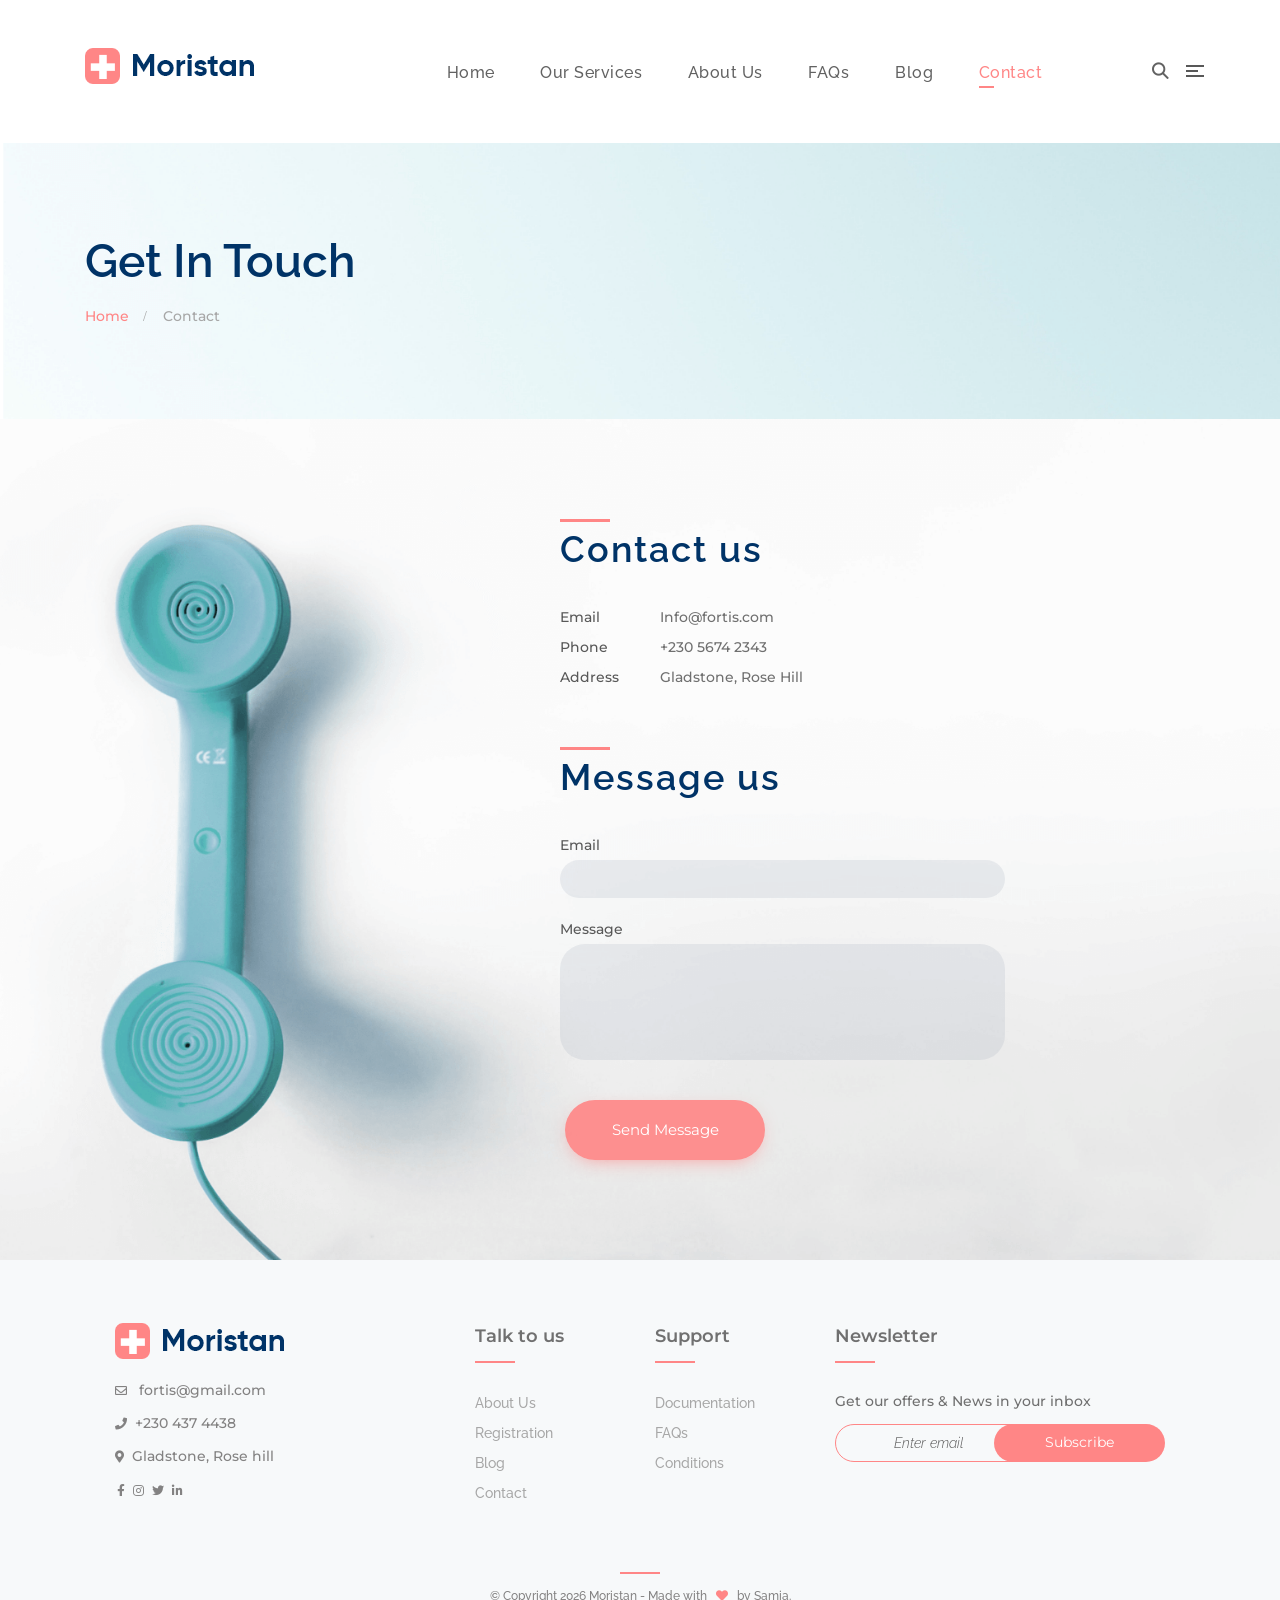
<file: contact.html>
<!DOCTYPE html>
<html lang="en">

<head>
    <meta charset="UTF-8">
    <meta name="viewport" content="width=device-width, initial-scale=1.0">
    <meta http-equiv="X-UA-Compatible" content="IE=edge" />
    <meta http-equiv="X-UA-Compatible" content="ie=edge">
   <title>Moristan - Hospital & Clinic</title>
    
    <!-- favicon -->
    <link rel="icon" href="favicon.png" sizes="20x20" type="image/png"> 
    <!-- flaticon -->
    <link rel="stylesheet" href="assets/css/flaticon.css">
    <!-- Fonts Awesome Icons -->
    <link rel="stylesheet" href="assets/css/fontawesome.min.css">
    <!-- bootstrap -->
    <link rel="stylesheet" href="assets/css/bootstrap.min.css">
    <!-- animate -->
    <link rel="stylesheet" href="assets/css/animate.css">
    <!--Video Popup-->
    <link rel="stylesheet" href="assets/css/rpopup.min.css">     
    <!--Slick Carousel-->
    <link rel="stylesheet" href="assets/css/slick.css">    
    <!-- Main Stylesheet -->
    <link rel="stylesheet" href="assets/css/style.css">
    <!-- responsive Stylesheet -->
    <link rel="stylesheet" href="assets/css/responsive.css">
      
</head>
<body>

    <!-- preloader area start -->
    <div class="preloader" id="preloader">
        <div class="preloader-inner">
            <div class="spinner">
                <div class="dot1"></div>
                <div class="dot2"></div>
            </div>
        </div>
    </div>
    <!-- preloader area end -->

    <!--Search Popup Start Here-->
    <div class="searchOverlay">
        <div class="sidenav-wrap">
            <div class="logo-area">
                <div class="logo">
                    <a href="index.html">
                        <img src="assets/img/logo-2.png" alt="logo">
                    </a>
                </div>
            </div><!--Logo End-->
            <div class="overlay-content">
                <span class="closebtn" title="Close Overlay">×</span>              
                <form>
                    <div class="Search-section">
                        <input type="text" placeholder="What can we help you with?" name="search">	  
                        <button type="submit"><i class="fa fa-search"></i></button>
                    </div>
                </form>
            </div>
        </div>
    </div>
    <!--Search Popup End Here-->  

    <!--Search Popup Start Here-->
    <div class="sidenav">
        <div class="sidenav-wrap">
            <div class="logo-area">
                <div class="logo">
                    <a href="index.html">
                        <img src="assets/img/logo-2.png" alt="logo">
                    </a>
                </div>
            </div><!--Logo End-->
            <div class="overlay-content">
                <span class="closebtn" title="Close Overlay">×</span>              
                <div class="overlay-menu">
                    <ul class="side-menu">
                        <li class="items"><a  class="itme-nav" href="#">Useful Links</a></li>
                        <li class="items"><a  class="itme-nav" href="#">Home</a></li>
                        <li class="items"><a class="itme-nav" href="#">Login</a></li>
                        <li class="items"><a  class="itme-nav" href="#">Blog</a></li>
                        <li class="items"><a  class="itme-nav" href="#">Help Center</a></li>
                    </ul>
                    <div class="social-icon">
                        <a class="icon" href="#" target="_blank"><i class="fab fa-facebook-f"></i></a>                        
                        <a class="icon" href="#" target="_blank"><i class="fab fa-instagram"></i></a>                           
                        <a class="icon" href="#" target="_blank"><i class="fab fa-twitter"></i></a>                            
                        <a class="icon" href="#" target="_blank"><i class="fab fa-linkedin-in"></i></a>        
                    </div>
                </div>
            </div>
        </div>
    </div>
    <!--Search Popup End Here--> 
 
    <!--Header Start Here-->
    <header>
        <div class="container-fluid">
          <div class="row">    
            <div class="header-area">       
                <div class="logo-area">
                    <a href="index.html">
                        <img src="assets/img/logo.png" alt="Nav Logo">
                    </a>
                </div>
                <nav class="navbar navbar-area navbar-expand-lg nav-style-01">
                    <div class="container nav-container">
                        <div class="responsive-mobile-menu">
                            <button class="navbar-toggler" type="button" data-toggle="collapse" data-target="#fortis_main_menu" 
                                aria-expanded="false" aria-label="Toggle navigation">
                                <!-- <span class="navbar-toggler-icon"></span> -->
                                <span class="cross-menu">
                                    <span class="bar1"></span>
                                    <span class="bar2"></span>
                                    <span class="bar3"></span> 
                                </span>   
                            </button>
                        </div>
                        <div class="collapse navbar-collapse" id="fortis_main_menu">
                            <ul class="navbar-nav">
                                <li>
                                    <a href="index.html">Home</a>
                                </li>
                                <li>
                                    <a href="service.html">Our Services</a>
                                </li>
                                <li>
                                    <a href="about.html">About Us</a>
                                </li>
                                <li>
                                    <a href="faq.html">FAQs</a>
                                </li>
                                <li>
                                    <a href="blog.html">Blog</a>
                                </li>   
                                <li class="current-menu-item">
                                    <a href="contact.html">Contact</a>
                                </li>              
                            </ul>
                        </div>
                    </div>
                </nav>
                <!--Navbar area end here-->

                <div class="search-area">    
                    <div class="openSearchBtn"> 
                        <div class="search-icon">
                            <i class="flaticon-search"></i> 
                        </div>   
                    </div>                        
                    <div class="open-side-menu">                       
                        <div class="menu-toggle">
                            <span></span>
                            <span></span>
                            <span></span>
                        </div>                    
                    </div>             
                </div>   
                <!--Search area end here-->  
            </div>                   
          </div>
        </div>
    </header>    
    <!--Header Area End Here-->

    <!--Main Area Start Here-->
    <main>   

         
       <!--Breadcrumb Section Start Here-->
       <section class="breadcrumb-area padding-90" style="background-image: url(assets/img/bg/breadcrumb-bg.png)">
            <div class="container-fluid">        
                <div class="row">
                    <div class="breadcrumb-content">
                        <div class="col-12 px-0">
                            <div class="page-title">
                                <h1 class="heading-1">Get In Touch</h1>
                            </div>
                        </div>
                        <ul class="page-list">
                            <li><a href="index.html">Home</a></li>
                            <li>Contact</li>
                        </ul> 
                    </div>
                </div>       
            </div>
        </section>
        <!--Breadcrumb Section End Here-->


        <!--Contact Section Start Here-->
        <section class="contact-section padding-100" style="background-image:url(assets/img/contact/cable-call-communication.png)">
            <div class="container">
                <div class="row">
                    <div class="col-lg-5 offset-lg-5 offset-md-5">
                        <div class="form-area">
                            <div class="form-top">
                                <div class="common-title">
                                    <h2 class="heading line-left">Contact us</h2>
                                </div>    
                                <ul>
                                    <li><span>Email</span>Info@fortis.com</li>
                                    <li><span>Phone</span>+230 5674 2343</li>
                                    <li><span>Address</span>Gladstone, Rose Hill</li>
                                </ul>
                            </div>
                            <div class="form-bottom padding-top-30">
                                <div class="common-title">
                                    <h2 class="heading line-left">Message us</h2>
                                </div> 
                                <div class="form">
                                    <form>
                                        <div class="form-group">
                                            <label for="Email">Email</label>
                                            <input type="email" class="form-control" id="Email">                                         
                                        </div>
                                        <div class="form-group">
                                            <label for="Message">Message</label>
                                            <textarea class="form-control" rows="4" id="Message"></textarea>                                      
                                        </div> 
                                        <div class="main-btn-wrap margin-top-40">
                                            <input class="main-btn" type="submit" value="Send Message">
                                        </div> 
                                    </form>
                                </div> 
                            </div>
                        </div>
                    </div>
                </div>
            </div>
        </section>
        <!--Contact Section End Here-->


    </main>

<!-- footer area start -->
<footer class="footer-area">
        <div class="footer-top">
            <div class="container-fluid">
                <div class="row">
                    <div class="col-lg-4 col-md-6">
                        <div class="footer-widget widget logo-widget">                       
                            <a href="index.html">
                                <img src="assets/img/logo.png" alt="Nav Logo">
                            </a>                            
                            <ul>                                
                                <li>
                                    <span class="icon"><i class="far fa-envelope"></i></span> fortis@gmail.com
                                </li>
                                <li>
                                    <span class="icon"><i class="fas fa-phone"></i></span>+230 437 4438
                                </li>
                                <li>
                                   <span class="icon"> <i class="fas fa-map-marker-alt"></i></span>Gladstone, Rose hill
                                </li> 
                            </ul>                        
                            <div class="footer-social-icon">
                                <a class="icon" href="#" target="_blank"><i class="fab fa-facebook-f"></i></a>                        
                                <a class="icon" href="#" target="_blank"><i class="fab fa-instagram"></i></a>                           
                                <a class="icon" href="#" target="_blank"><i class="fab fa-twitter"></i></a>                            
                                <a class="icon" href="#" target="_blank"><i class="fab fa-linkedin-in"></i></a>   
                            </div>                                             
                        </div>                       
                    </div>
                    <div class="col-lg-2 col-md-6">                           
                        <div class="footer-widget widget widget_nav_menu">
                            <h4 class="widget-title">Talk to us</h4>
                            <ul>
                                <li><a href="#">about us</a></li>
                                <li><a href="#">Registration</a></li>
                                <li><a href="#">Blog</a></li>
                                <li><a href="#">Contact</a></li>
                            </ul>
                        </div>                           
                    </div>
                    <div class="col-lg-2 col-md-6">
                        <div class="footer-widget widget widget_nav_menu">                       
                            <h4 class="widget-title">Support</h4>                  
                             <ul>
                                 <li><a href="#">documentation </a></li>
                                 <li><a href="#">FAQs </a></li>
                                 <li><a href="#"> Conditions</a></li>
                             </ul>
                         </div>
                     </div>
                    <div class="col-lg-4 col-md-6">
                        <div class="subscribe-area">
                                <div class="footer-widget widget">                         
                                    <h4 class="widget-title">Newsletter</h4>                    
                                <p>Get our offers & News in your inbox</p>  
                                <form>
                                    <div class="input-group">
                                        <input type="email" class="form-control" placeholder="Enter email">
                                        <div class="input-group-append">
                                        <div class="input-group-text">
                                            <input type="submit" value="Subscribe">
                                        </div>
                                        </div>
                                    </div>
                                </form>
                            </div>  
                        </div>                 
                    </div>
                </div>
            </div>
        </div>
        <div class="copyright-area">
            <div class="container">
                <div class="row">
                    <div class="col-lg-12">
                        <div class="copyright-area-inner">
                                &copy; Copyright 2026 Moristan - Made with <span class="coypright-icon"><i class="fas fa-heart"></i></span> by 
                                <a href="https://github.com/samiasys">Samia</a>.
                        </div>
                    </div>
                </div>
            </div>
        </div>
    </footer>
    <!-- footer area end -->
    
    
    <!-- back to top area start -->
    <div class="back-to-top">
        <span class="back-top"><i class="flaticon-up-arrow"></i></span>
    </div>
    <!-- back to top area end -->    


    
    <!--Jquery-->
    <script src="assets/js/jquery-3.4.1.min.js"></script>
    <!--Jquery Migrate-->
    <script src="assets/js/jquery-migrate.min.js"></script> 
    <!--Jquery UI-->
    <script src="assets/js/jquery-ui.js"></script>   
    <!-- bootstrap -->
    <script src="assets/js/bootstrap.min.js"></script>
    <!--Waypoints-->
    <script src="assets/js/waypoints.min.js"></script>
    <!--Slick Carousel-->
    <script src="assets/js/slick.min.js"></script>
    <!-- wow -->
    <script src="assets/js/wow.min.js"></script>
    <!--Custom Select Box-->
    <script src="assets/js/selectbox.min.js"></script>
    <!--Custom Video Popup-->
    <script src="assets/js/jquery.rPopup.js"></script>
    <!-- countdown -->
    <script src="assets/js/jquery.countdown.min.js"></script> 
    <!--Counter--> 
    <script src="assets/js/jQuery.rcounter.js"></script>
    <!--Google Map API-->
    <!-- <script src="https://maps.googleapis.com/maps/api/js?key=AIzaSyCVyNXoXHkqAwBKJaouZWhHPCP5vg7N0HQ&callback=initMap" async defer></script> -->
    <!-- google map activate js -->
    <script src="assets/js/goolg-map-activate.js"></script>
    <!-- imageloaded -->
    <script src="assets/js/imagesloaded.pkgd.min.js"></script>
    <script src="assets/js/isotope.pkgd.min.js"></script>
    <!-- main js -->
    <script src="assets/js/main.js"></script>
    
    </body>

</html>
</file>
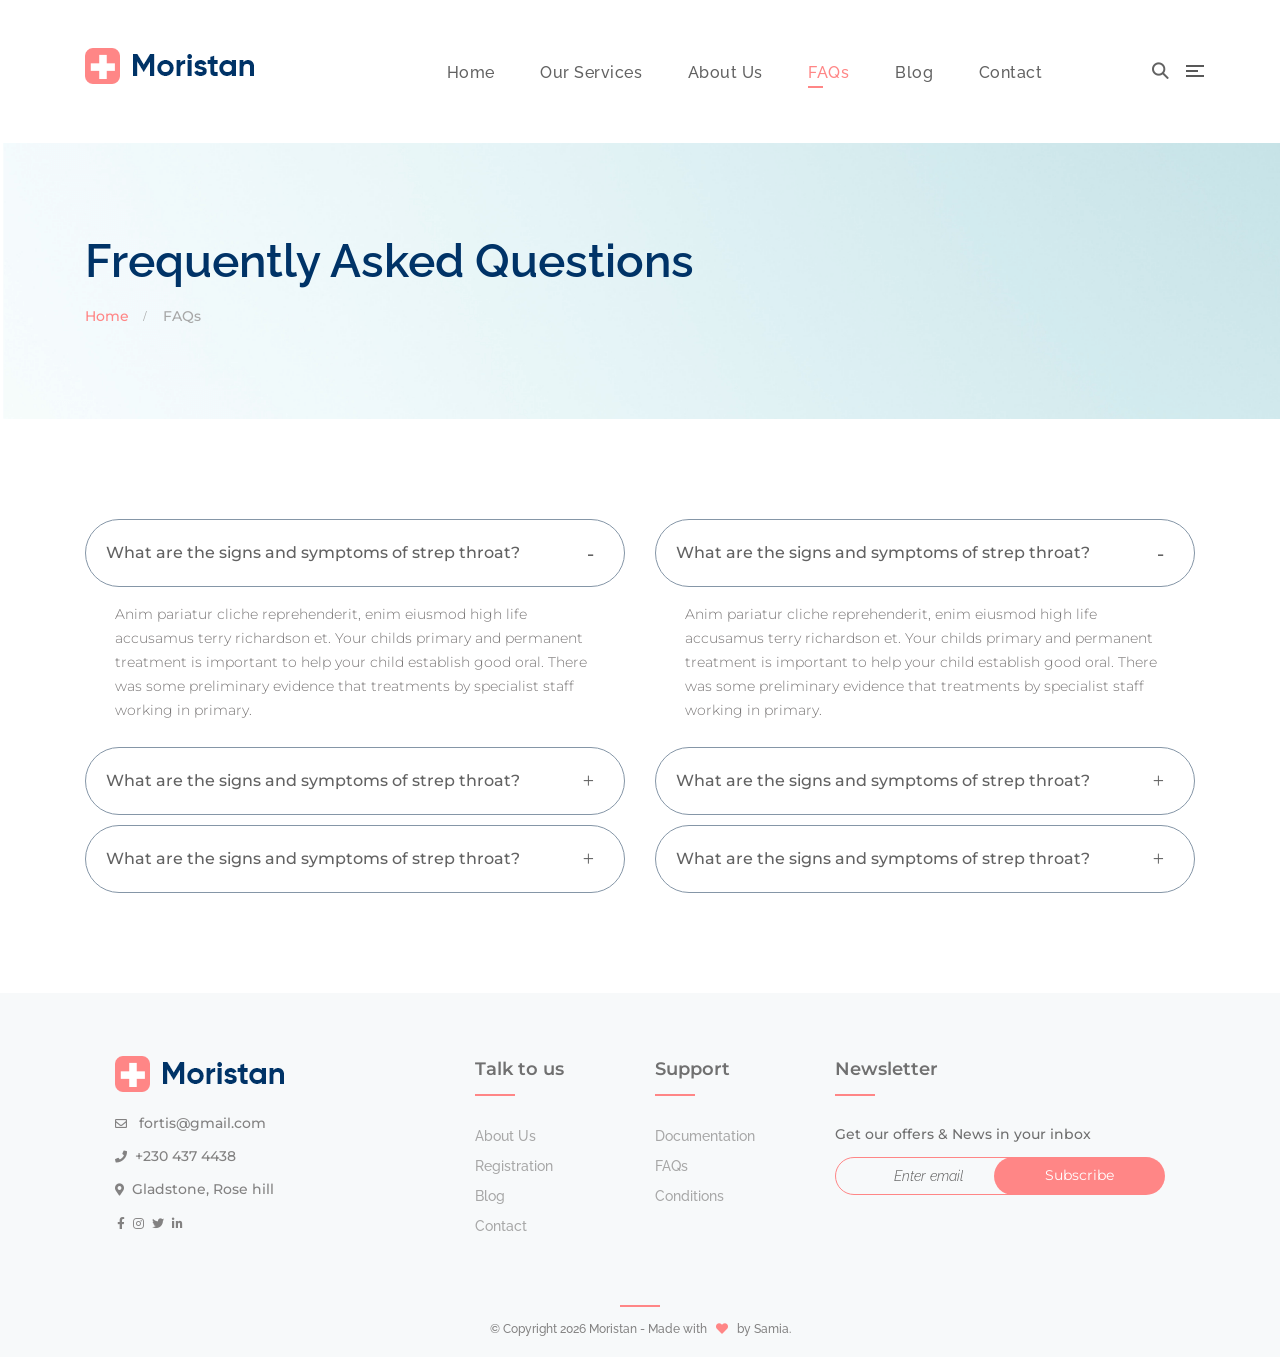
<file: faq.html>
<!DOCTYPE html>
<html lang="en">

<head>
    <meta charset="UTF-8">
    <meta name="viewport" content="width=device-width, initial-scale=1.0">
    <meta http-equiv="X-UA-Compatible" content="IE=edge" />
    <meta http-equiv="X-UA-Compatible" content="ie=edge">
   <title>Moristan - Hospital & Clinic</title>
    
    <!-- favicon -->
    <link rel="icon" href="favicon.png" sizes="20x20" type="image/png"> 
    <!-- flaticon -->
    <link rel="stylesheet" href="assets/css/flaticon.css">
    <!-- Fonts Awesome Icons -->
    <link rel="stylesheet" href="assets/css/fontawesome.min.css">
    <!-- bootstrap -->
    <link rel="stylesheet" href="assets/css/bootstrap.min.css">
    <!-- animate -->
    <link rel="stylesheet" href="assets/css/animate.css">
    <!--Video Popup-->
    <link rel="stylesheet" href="assets/css/rpopup.min.css">     
    <!--Slick Carousel-->
    <link rel="stylesheet" href="assets/css/slick.css">    
    <!-- Main Stylesheet -->
    <link rel="stylesheet" href="assets/css/style.css">
    <!-- responsive Stylesheet -->
    <link rel="stylesheet" href="assets/css/responsive.css">
      

</head>
<body>
    <!-- preloader area start -->
    <div class="preloader" id="preloader">
        <div class="preloader-inner">
            <div class="spinner">
                <div class="dot1"></div>
                <div class="dot2"></div>
            </div>
        </div>
    </div>
    <!-- preloader area end -->

    <!--Search Popup Start Here-->
    <div class="searchOverlay">
        <div class="sidenav-wrap">
            <div class="logo-area">
                <div class="logo">
                    <a href="index.html">
                        <img src="assets/img/logo-2.png" alt="logo">
                    </a>
                </div>
            </div><!--Logo End-->
            <div class="overlay-content">
                <span class="closebtn" title="Close Overlay">×</span>              
                <form>
                    <div class="Search-section">
                        <input type="text" placeholder="What can we help you with?" name="search">	  
                        <button type="submit"><i class="fa fa-search"></i></button>
                    </div>
                </form>
            </div>
        </div>
    </div>
    <!--Search Popup End Here-->  

    <!--Search Popup Start Here-->
    <div class="sidenav">
        <div class="sidenav-wrap">
            <div class="logo-area">
                <div class="logo">
                    <a href="index.html">
                        <img src="assets/img/logo-2.png" alt="logo">
                    </a>
                </div>
            </div><!--Logo End-->
            <div class="overlay-content">
                <span class="closebtn" title="Close Overlay">×</span>              
                <div class="overlay-menu">
                    <ul class="side-menu">
                        <li class="items"><a  class="itme-nav" href="#">Useful Links</a></li>
                        <li class="items"><a  class="itme-nav" href="#">Home</a></li>
                        <li class="items"><a class="itme-nav" href="#">Login</a></li>
                        <li class="items"><a  class="itme-nav" href="#">Blog</a></li>
                        <li class="items"><a  class="itme-nav" href="#">Help Center</a></li>
                    </ul>
                    <div class="social-icon">
                        <a class="icon" href="#" target="_blank"><i class="fab fa-facebook-f"></i></a>                        
                        <a class="icon" href="#" target="_blank"><i class="fab fa-instagram"></i></a>                           
                        <a class="icon" href="#" target="_blank"><i class="fab fa-twitter"></i></a>                            
                        <a class="icon" href="#" target="_blank"><i class="fab fa-linkedin-in"></i></a>        
                    </div>
                </div>
            </div>
        </div>
    </div>
    <!--Search Popup End Here--> 
 
    <!--Header Start Here-->
    <header>
        <div class="container-fluid">
          <div class="row">  
            <div class="header-area">         
                <div class="logo-area">
                    <a href="index.html">
                        <img src="assets/img/logo.png" alt="Nav Logo">
                    </a>
                </div>
                <nav class="navbar navbar-area navbar-expand-lg">
                        <div class="container nav-container">
                            <div class="responsive-mobile-menu">
                                <button class="navbar-toggler" type="button" data-toggle="collapse" data-target="#fortis_main_menu" 
                                    aria-expanded="false" aria-label="Toggle navigation">
                                    <!-- <span class="navbar-toggler-icon"> </span> -->
                                    <span class="cross-menu">
                                        <span class="bar1"></span>
                                        <span class="bar2"></span>
                                        <span class="bar3"></span> 
                                    </span>  
                                </button>
                            </div>
                            <div class="collapse navbar-collapse" id="fortis_main_menu">
                                <ul class="navbar-nav">
                                    <li>
                                        <a href="index.html">Home</a>
                                    </li>
                                    <li>
                                        <a href="service.html">Our Services</a>
                                    </li>
                                    <li>
                                        <a href="about.html">About Us</a>
                                    </li>
                                    <li class="current-menu-item">
                                        <a href="faq.html">FAQs</a>
                                    </li>
                                    <li>
                                        <a href="blog.html">Blog</a>
                                    </li>   
                                    <li>
                                        <a href="contact.html">Contact</a>
                                    </li>              
                                </ul>
                            </div>
                        </div>
                </nav>
                <!--Navbar area end here-->
                <div class="search-area">    
                    <div class="openSearchBtn"> 
                        <div class="search-icon">
                            <i class="flaticon-search"></i> 
                        </div>   
                    </div>                        
                    <div class="open-side-menu">                       
                        <div class="menu-toggle">
                            <span></span>
                            <span></span>
                            <span></span>
                        </div>                    
                    </div>             
                </div>              
                <!--Search area end here-->
            <!-- <div class="header-bg about-bg"></div>       -->
            </div>                  
          </div>
        </div>
    </header>    
    <!--Header Area End Here-->

    <!--Main Area Start Here-->
    <main>   

    <!--Breadcrumb Section Start Here-->
    <section class="breadcrumb-area padding-90" style="background-image: url(assets/img/bg/breadcrumb-bg.png)">
        <div class="container-fluid">        
            <div class="row">
                <div class="breadcrumb-content">
                    <div class="col-12 px-0">
                        <div class="page-title">
                            <h1 class="heading-1">frequently asked questions</h1>
                        </div>
                    </div>
                    <ul class="page-list">
                        <li><a href="index.html">Home</a></li>
                        <li>FAQs</li>
                    </ul> 
                </div>
            </div>       
        </div>
    </section>
    <!--Breadcrumb Section End Here-->


    <div class="accordion-page padding-100">
        <div class="container">
            <div class="row">
                <div class="col-lg-6">
                    <div class="accordion-wrapper style-03">
                        <div id="accordionOne">
                            <div class="card">
                                <div class="card-header" id="headingOne">
                                    <h5 class="mb-0">
                                    <a role="button" data-toggle="collapse" data-target="#collapseOne" aria-expanded="true" aria-controls="collapseOne">
                                        What are the signs and symptoms of strep throat?
                                    </a>
                                    </h5>
                                </div>                                            
                                <div id="collapseOne" class="collapse show" aria-labelledby="headingOne" data-parent="#accordionOne">
                                    <div class="card-body">
                                    <p>Anim pariatur cliche reprehenderit, enim eiusmod high life accusamus terry richardson et. 
                                        Your childs primary and permanent treatment is important to help your child establish good oral.
                                        There was some preliminary evidence that treatments by specialist staff working in primary. 
                                        </p>                                                            
                                    </div>
                                </div>
                            </div>
                            <div class="card">
                                <div class="card-header" id="headingTwo">
                                    <h5 class="mb-0">
                                    <a class="collapsed" role="button" data-toggle="collapse" data-target="#collapseTwo" aria-expanded="false" aria-controls="collapseTwo">
                                        What are the signs and symptoms of strep throat?
                                    </a>
                                    </h5>
                                </div>
                                <div id="collapseTwo" class="collapse" aria-labelledby="headingTwo" data-parent="#accordionOne">
                                    <div class="card-body">
                                        <p>Anim pariatur cliche reprehenderit, enim eiusmod high life accusamus terry richardson et. 
                                            Your childs primary and permanent treatment is important to help your child establish good oral.
                                            There was some preliminary evidence that treatments by specialist staff working in primary. 
                                            </p>     
                                    </div>
                                </div>
                            </div>
                            <div class="card">
                                <div class="card-header" id="headingThree">
                                    <h5 class="mb-0">
                                    <a class="collapsed" role="button" data-toggle="collapse" data-target="#collapseThree" aria-expanded="false" aria-controls="collapseThree">
                                        What are the signs and symptoms of strep throat?
                                    </a>
                                    </h5>
                                </div>
                                <div id="collapseThree" class="collapse" aria-labelledby="headingThree" data-parent="#accordionOne">
                                    <div class="card-body">
                                        <p>Anim pariatur cliche reprehenderit, enim eiusmod high life accusamus terry richardson et. 
                                            Your childs primary and permanent treatment is important to help your child establish good oral.
                                            There was some preliminary evidence that treatments by specialist staff working in primary. 
                                            </p>    
                                    </div>
                                </div>
                            </div>
                        </div>
                    </div>
                    </div>
                    <div class="col-lg-6">
                    <div class="accordion-wrapper style-03">
                        <div id="accordionTwo">
                            <div class="card">
                                <div class="card-header" id="headingTowOne">
                                    <h5 class="mb-0">
                                    <a role="button" data-toggle="collapse" data-target="#collapseTowOne" aria-expanded="true" aria-controls="collapseTowOne">
                                        What are the signs and symptoms of strep throat?
                                    </a>
                                    </h5>
                                </div>                                            
                                <div id="collapseTowOne" class="collapse show" aria-labelledby="headingTowOne" data-parent="#accordionTwo">
                                    <div class="card-body">
                                        <p>Anim pariatur cliche reprehenderit, enim eiusmod high life accusamus terry richardson et. 
                                            Your childs primary and permanent treatment is important to help your child establish good oral.
                                            There was some preliminary evidence that treatments by specialist staff working in primary. 
                                            </p>                                                            
                                    </div>
                                </div>
                            </div>
                            <div class="card">
                                <div class="card-header" id="headingTowTwo">
                                    <h5 class="mb-0">
                                    <a class="collapsed" role="button" data-toggle="collapse" data-target="#collapseTowTwo" aria-expanded="false" aria-controls="collapseTowTwo">
                                        What are the signs and symptoms of strep throat?
                                    </a>
                                    </h5>
                                </div>
                                <div id="collapseTowTwo" class="collapse" aria-labelledby="headingTowTwo" data-parent="#accordionTwo">
                                    <div class="card-body">
                                        <p>Anim pariatur cliche reprehenderit, enim eiusmod high life accusamus terry richardson et. 
                                        Your childs primary and permanent treatment is important to help your child establish good oral.
                                        There was some preliminary evidence that treatments by specialist staff working in primary. 
                                        </p>      
                                    </div>
                                </div>
                            </div>
                            <div class="card">
                                <div class="card-header" id="headingTwoThree">
                                    <h5 class="mb-0">
                                    <a class="collapsed" role="button" data-toggle="collapse" data-target="#collapseTowThree" aria-expanded="false" aria-controls="collapseTowThree">
                                        What are the signs and symptoms of strep throat?
                                    </a>
                                    </h5>
                                </div>
                                <div id="collapseTowThree" class="collapse" aria-labelledby="headingTwoThree" data-parent="#accordionTwo">
                                    <div class="card-body">
                                        <p>Anim pariatur cliche reprehenderit, enim eiusmod high life accusamus terry richardson et. 
                                        Your childs primary and permanent treatment is important to help your child establish good oral.
                                        There was some preliminary evidence that treatments by specialist staff working in primary. 
                                        </p>     
                                    </div>
                                </div>
                            </div>
                        </div>
                    </div>
                 </div>
            </div>
        </div>
    </div>


    </main>

<!-- footer area start -->
<footer class="footer-area">
        <div class="footer-top">
            <div class="container-fluid">
                <div class="row">
                    <div class="col-lg-4 col-md-6">
                        <div class="footer-widget widget logo-widget">                       
                            <a href="index.html">
                                <img src="assets/img/logo.png" alt="Nav Logo">
                            </a>                            
                            <ul>                                
                                <li>
                                    <span class="icon"><i class="far fa-envelope"></i></span> fortis@gmail.com
                                </li>
                                <li>
                                    <span class="icon"><i class="fas fa-phone"></i></span>+230 437 4438
                                </li>
                                <li>
                                   <span class="icon"> <i class="fas fa-map-marker-alt"></i></span>Gladstone, Rose hill
                                </li> 
                            </ul>                        
                            <div class="footer-social-icon">
                                <a class="icon" href="#" target="_blank"><i class="fab fa-facebook-f"></i></a>                        
                                <a class="icon" href="#" target="_blank"><i class="fab fa-instagram"></i></a>                           
                                <a class="icon" href="#" target="_blank"><i class="fab fa-twitter"></i></a>                            
                                <a class="icon" href="#" target="_blank"><i class="fab fa-linkedin-in"></i></a>  
                            </div>                                             
                        </div>                       
                    </div>
                    <div class="col-lg-2 col-md-6">                           
                        <div class="footer-widget widget widget_nav_menu">
                            <h4 class="widget-title">Talk to us</h4>
                            <ul>
                                <li><a href="#">about us</a></li>
                                <li><a href="#">Registration</a></li>
                                <li><a href="#">Blog</a></li>
                                <li><a href="#">Contact</a></li>
                            </ul>
                        </div>                           
                    </div>
                    <div class="col-lg-2 col-md-6">
                        <div class="footer-widget widget widget_nav_menu">                       
                            <h4 class="widget-title">Support</h4>                  
                             <ul>
                                 <li><a href="#">documentation </a></li>
                                 <li><a href="#">FAQs </a></li>
                                 <li><a href="#"> Conditions</a></li>
                             </ul>
                         </div>
                     </div>
                    <div class="col-lg-4 col-md-6">
                        <div class="subscribe-area">
                                <div class="footer-widget widget">                         
                                    <h4 class="widget-title">Newsletter</h4>                    
                                <p>Get our offers & News in your inbox</p>  
                                <form>
                                    <div class="input-group">
                                        <input type="email" class="form-control" placeholder="Enter email">
                                        <div class="input-group-append">
                                        <div class="input-group-text">
                                            <input type="submit" value="Subscribe">
                                        </div>
                                        </div>
                                    </div>
                                </form>
                            </div>  
                        </div>                 
                    </div>
                </div>
            </div>
        </div>
        <div class="copyright-area">
            <div class="container">
                <div class="row">
                    <div class="col-lg-12">
                        <div class="copyright-area-inner">
                                &copy; Copyright 2026 Moristan - Made with <span class="coypright-icon"><i class="fas fa-heart"></i></span> by 
                            <a href="https://github.com/samiasys">Samia</a>.
                        </div>
                    </div>
                </div>
            </div>
        </div>
    </footer>
    <!-- footer area end -->    
    
    <!-- back to top area start -->
    <div class="back-to-top">
        <span class="back-top"><i class="flaticon-up-arrow"></i></span>
    </div>
    <!-- back to top area end -->



    <!--Jquery-->
    <script src="assets/js/jquery-3.4.1.min.js"></script>
    <!--Jquery Migrate-->
    <script src="assets/js/jquery-migrate.min.js"></script> 
    <!--Jquery UI-->
    <script src="assets/js/jquery-ui.js"></script>   
    <!-- bootstrap -->
    <script src="assets/js/bootstrap.min.js"></script>
    <!--Waypoints-->
    <script src="assets/js/waypoints.min.js"></script>
    <!--Slick Carousel-->
    <script src="assets/js/slick.min.js"></script>
    <!-- wow -->
    <script src="assets/js/wow.min.js"></script>
    <!--Custom Select Box-->
    <script src="assets/js/selectbox.min.js"></script>
    <!--Custom Video Popup-->
    <script src="assets/js/jquery.rPopup.js"></script>
    <!-- countdown -->
    <script src="assets/js/jquery.countdown.min.js"></script> 
    <!--Counter--> 
    <script src="assets/js/jQuery.rcounter.js"></script>
    <!--Google Map API-->
    <!-- <script src="https://maps.googleapis.com/maps/api/js?key=AIzaSyCVyNXoXHkqAwBKJaouZWhHPCP5vg7N0HQ&callback=initMap" async defer></script> -->
    <!-- google map activate js -->
    <script src="assets/js/goolg-map-activate.js"></script>
    <!-- imageloaded -->
    <script src="assets/js/imagesloaded.pkgd.min.js"></script>
    <script src="assets/js/isotope.pkgd.min.js"></script>
    <!-- main js -->
    <script src="assets/js/main.js"></script>
    
    
    </body>

</html>
</file>
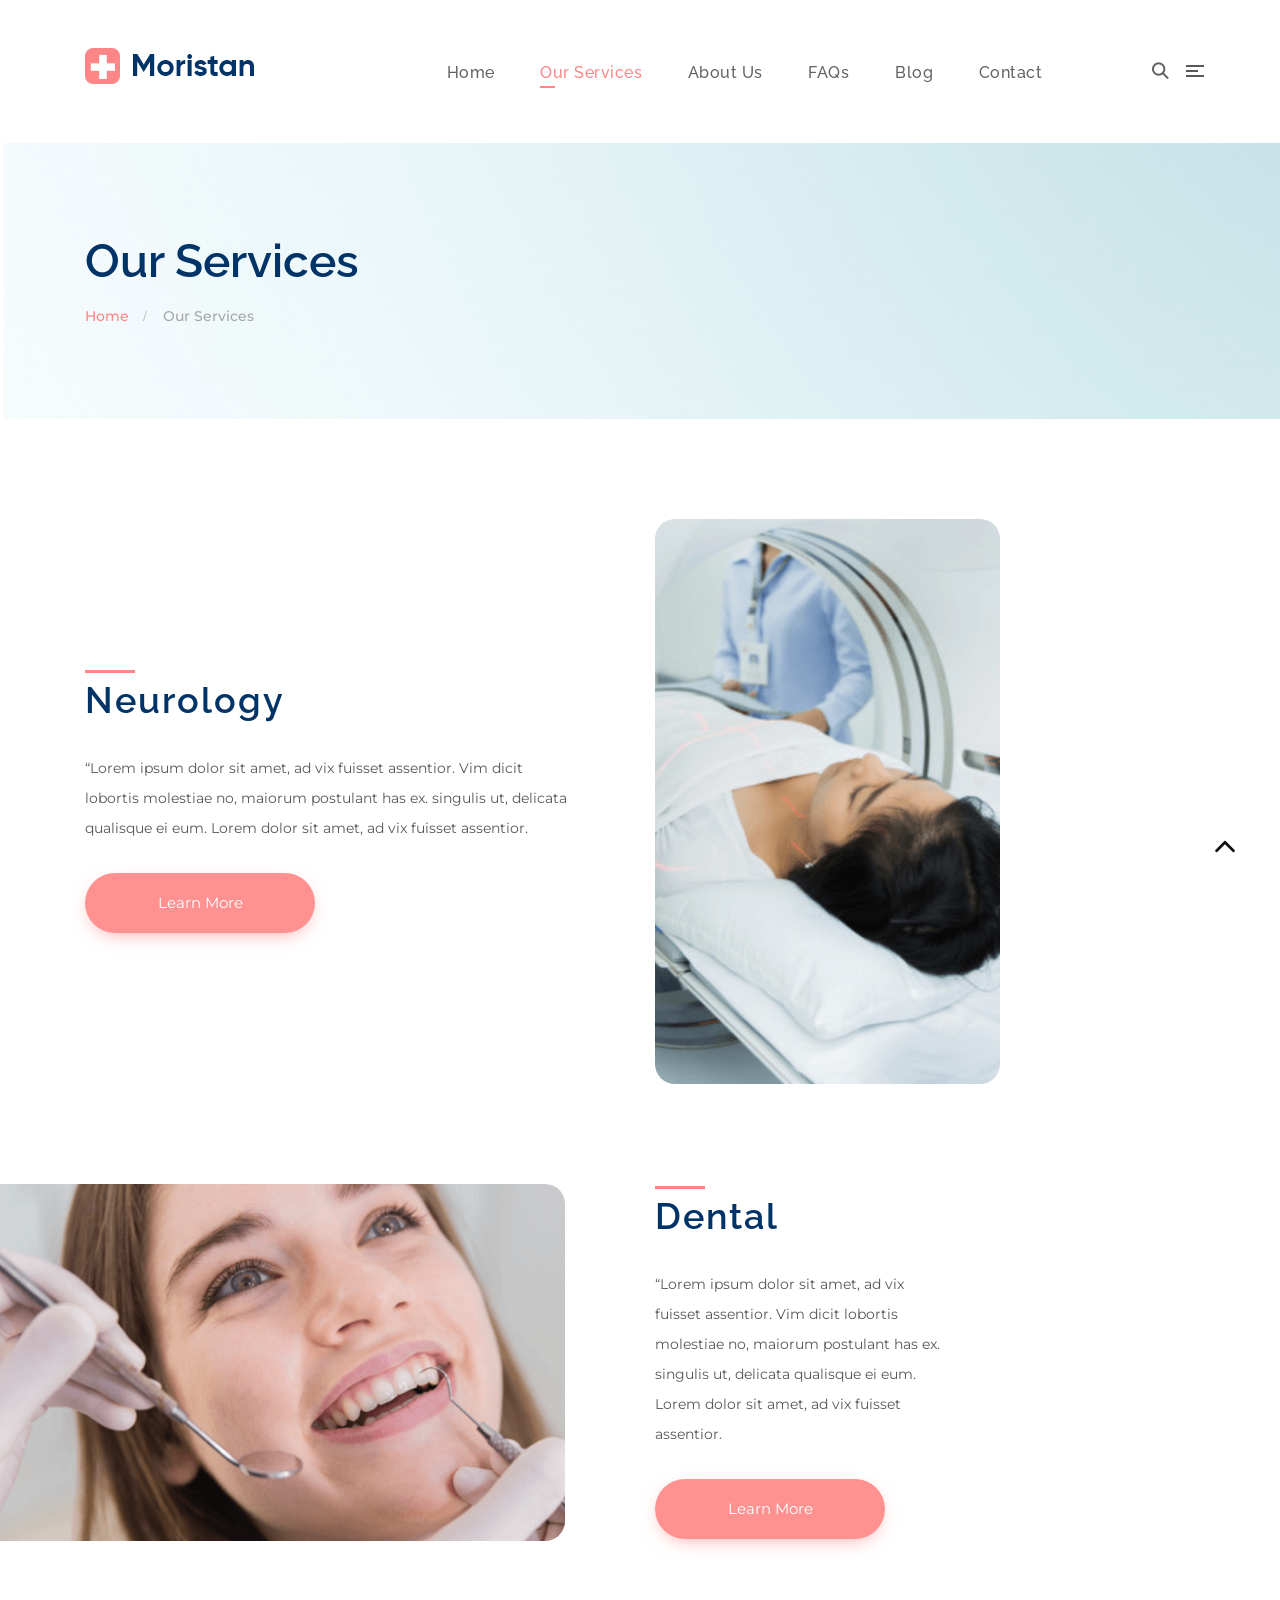
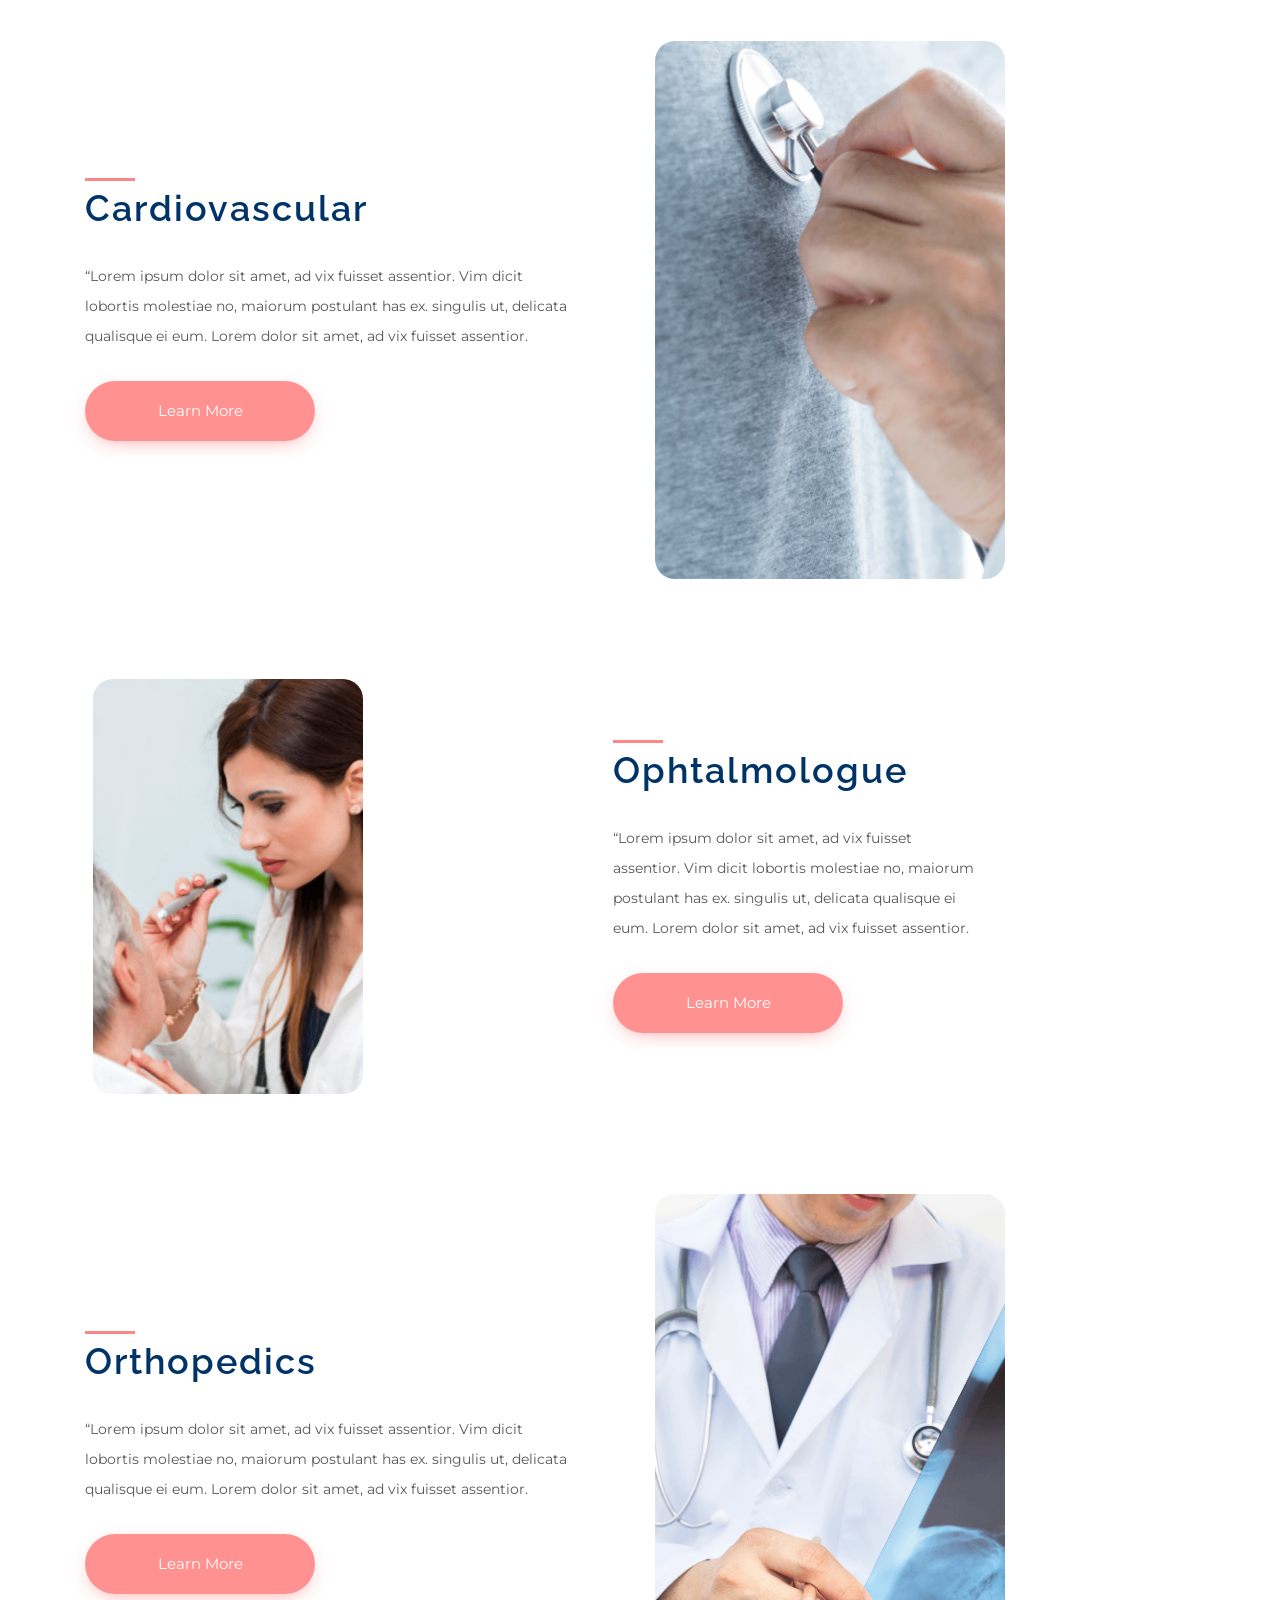
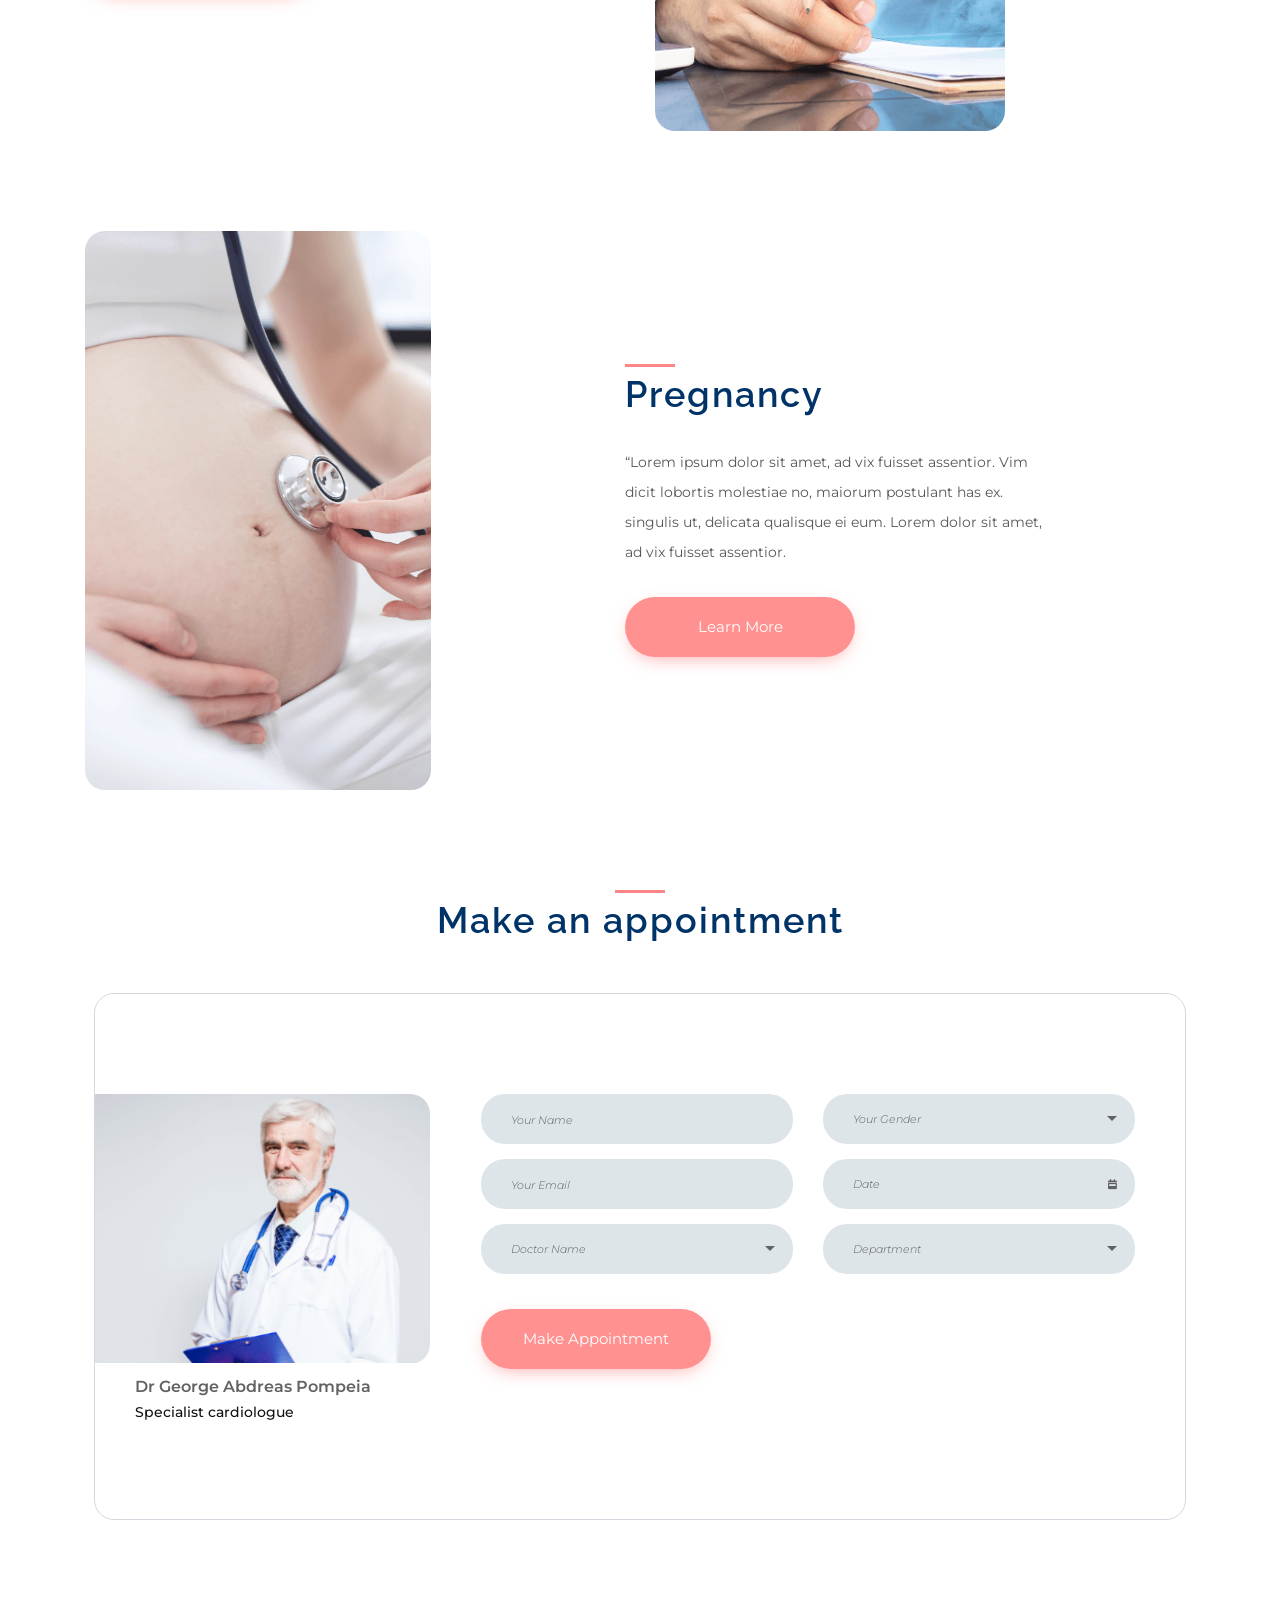
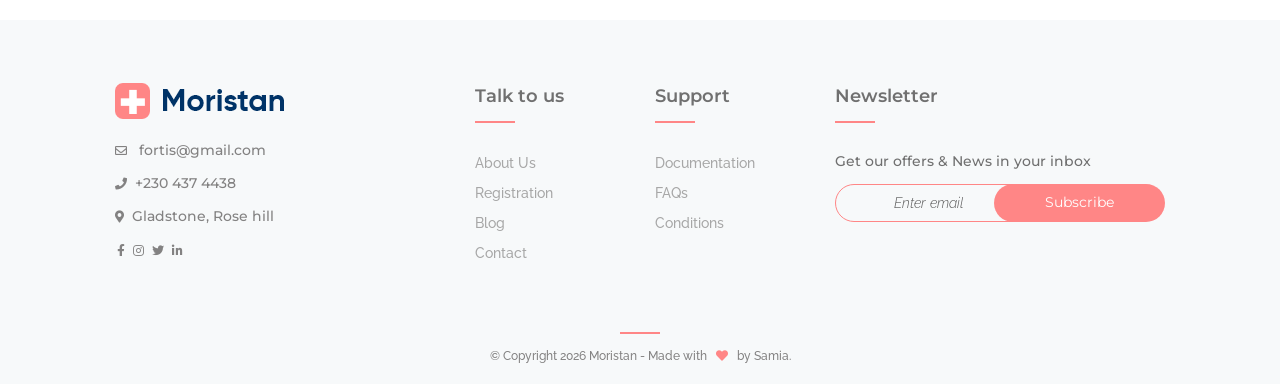
<file: service.html>
<!DOCTYPE html>
<html lang="en">

<head>
    <meta charset="UTF-8">
    <meta name="viewport" content="width=device-width, initial-scale=1.0">
    <meta http-equiv="X-UA-Compatible" content="IE=edge" />
    <meta http-equiv="X-UA-Compatible" content="ie=edge">
   <title>Moristan - Hospital & Clinic</title>

    <!-- favicon -->
    <link rel="icon" href="favicon.png" sizes="20x20" type="image/png"> 
    <!-- flaticon -->
    <link rel="stylesheet" href="assets/css/flaticon.css">
    <!-- Fonts Awesome Icons -->
    <link rel="stylesheet" href="assets/css/fontawesome.min.css">
    <!-- bootstrap -->
    <link rel="stylesheet" href="assets/css/bootstrap.min.css">
    <!-- animate -->
    <link rel="stylesheet" href="assets/css/animate.css">
    <!--Video Popup-->
    <link rel="stylesheet" href="assets/css/rpopup.min.css">   
    <!--Progress bar Css-->
    <link rel="stylesheet" href="assets/css/jquery.rprogessbar.min.css">  
    <!--Slick Carousel-->
    <link rel="stylesheet" href="assets/css/slick.css">    
    <!-- Main Stylesheet -->
    <link rel="stylesheet" href="assets/css/style.css">
    <!-- responsive Stylesheet -->
    <link rel="stylesheet" href="assets/css/responsive.css">
      

</head>
<body>

    <!-- preloader area start -->
    <div class="preloader" id="preloader">
        <div class="preloader-inner">
            <div class="spinner">
                <div class="dot1"></div>
                <div class="dot2"></div>
            </div>
        </div>
    </div>
    <!-- preloader area end -->

    <!--Search Popup Start Here-->
    <div class="searchOverlay">
        <div class="sidenav-wrap">
            <div class="logo-area">
                <div class="logo">
                    <a href="index.html">
                        <img src="assets/img/logo-2.png" alt="logo">
                    </a>
                </div>
            </div><!--Logo End-->
            <div class="overlay-content">
                <span class="closebtn" title="Close Overlay">×</span>              
                <form>
                    <div class="Search-section">
                        <input type="text" placeholder="What can we help you with?" name="search">	  
                        <button type="submit"><i class="fa fa-search"></i></button>
                    </div>
                </form>
            </div>
        </div>
    </div>
    <!--Search Popup End Here-->  

    <!--Side Nav Popup Start Here-->
    <div class="sidenav">
        <div class="sidenav-wrap">
            <div class="logo-area">
                <div class="logo">
                    <a href="index.html">
                        <img src="assets/img/logo-2.png" alt="logo">
                    </a>
                </div>
            </div><!--Logo End-->
            <div class="overlay-content">
                <span class="closebtn" title="Close Overlay">×</span>              
                <div class="overlay-menu">
                    <ul class="side-menu">
                        <li class="items"><a  class="itme-nav" href="#">Useful Links</a></li>
                        <li class="items"><a  class="itme-nav" href="#">Home</a></li>
                        <li class="items"><a class="itme-nav" href="#">Login</a></li>
                        <li class="items"><a  class="itme-nav" href="#">Blog</a></li>
                        <li class="items"><a  class="itme-nav" href="#">Help Center</a></li>
                    </ul>
                    <div class="social-icon">
                        <a class="icon" href="#" target="_blank"><i class="fab fa-facebook-f"></i></a>                        
                        <a class="icon" href="#" target="_blank"><i class="fab fa-instagram"></i></a>                           
                        <a class="icon" href="#" target="_blank"><i class="fab fa-twitter"></i></a>                            
                        <a class="icon" href="#" target="_blank"><i class="fab fa-linkedin-in"></i></a>      
                    </div>
                </div>
            </div>
        </div>
    </div>
    <!--Side Nav Popup End Here--> 
 
    <!--Header Start Here-->
    <header>
        <div class="container-fluid">
          <div class="row">      
            <div class="header-area">     
                <div class="logo-area">
                    <a href="index.html">
                        <img src="assets/img/logo.png" alt="Nav Logo">
                    </a>
                </div>
                <nav class="navbar navbar-area navbar-expand-lg">
                    <div class="container nav-container">
                        <div class="responsive-mobile-menu">
                            <button class="navbar-toggler" type="button" data-toggle="collapse" data-target="#fortis_main_menu" 
                                aria-expanded="false" aria-label="Toggle navigation">
                                <!-- <span class="navbar-toggler-icon"></span> -->
                                <span class="cross-menu">
                                    <span class="bar1"></span>
                                    <span class="bar2"></span>
                                    <span class="bar3"></span> 
                                </span>   
                            </button>
                        </div>
                        <div class="collapse navbar-collapse" id="fortis_main_menu">
                            <ul class="navbar-nav">
                                <li>
                                    <a href="index.html">Home</a>
                                </li>
                                <li class="current-menu-item">
                                    <a href="service.html">Our Services</a>
                                </li>
                                <li>
                                    <a href="about.html">About Us</a>
                                </li>
                                <li>
                                    <a href="faq.html">FAQs</a>
                                </li>
                                <li>
                                    <a href="blog.html">Blog</a>
                                </li>   
                                <li>
                                    <a href="contact.html">Contact</a>
                                </li>              
                            </ul>
                        </div>
                    </div>
                </nav>
                <!--Navbar area end here-->
                <div class="search-area">    
                    <div class="openSearchBtn"> 
                        <div class="search-icon">
                            <i class="flaticon-search"></i> 
                        </div>   
                    </div>                        
                    <div class="open-side-menu">                       
                        <div class="menu-toggle">
                            <span></span>
                            <span></span>
                            <span></span>
                        </div>                    
                    </div>             
                </div>   
                <!--Search area end here--> 
            </div>                    
          </div>
        </div>
    </header>    
    <!--Header Area End Here-->

    <!--Main Area Start Here-->
    <main>   

        <!--Breadcrumb Section Start Here-->
        <section class="breadcrumb-area padding-90" style="background-image: url(assets/img/bg/breadcrumb-bg.png)">
            <div class="container-fluid">        
                <div class="row">
                    <div class="breadcrumb-content">
                        <div class="col-12 px-0">
                            <div class="page-title">
                                <h1 class="heading-1">Our Services</h1>
                            </div>
                        </div>
                        <ul class="page-list">
                            <li><a href="index.html">Home</a></li>
                            <li>Our Services</li>
                        </ul> 
                    </div>
                </div>       
            </div>
        </section>
        <!--Breadcrumb Section End Here-->
    


        <!--Neurology Section Start Here-->
        <section class="neurology-section padding-100">
            <div class="container">
                <div class="row">
                    <div class="col-lg-6 d-flex align-items-center">                        
                        <div class="neurology-content-area">                                        
                            <div class="common-title padding-bottom-30">
                                <h2 class="heading line-left">Neurology</h2>                          
                            </div>    
                            <div class="neurology-content">
                                <p>“Lorem ipsum dolor sit amet, ad vix fuisset assentior. Vim dicit lobortis molestiae no, maiorum postulant has ex. singulis ut, delicata qualisque ei eum. Lorem dolor sit amet, ad vix fuisset assentior.</p>
                            </div>    
                            <div class="main-btn-wrap margin-top-30">
                                <a href="#" class="main-btn">Learn More</a>
                            </div> 
                        </div>
                    </div>
                    <div class="col-lg-4">
                        <div class="neurology-img-area">
                            <img src="assets/img/service/neurology.png" alt="img">
                        </div>
                    </div>
                </div>
            </div>
        </section>
        <!--// Neurology Section End Here-->


        <!--Dental Section Start Here-->
        <section class="dental-section">
            <div class="container-fluid">
                <div class="row">
                    <div class="col-lg-6 col-md-12 pl-0">
                        <div class="dental-img-area">
                            <div class="dental-img">
                                <img src="assets/img/service/04.png" alt="img">
                            </div>
                            <!-- <div class="dental-overlay">
                               <a href="#" class="icon">
                                    <i class="flaticon-add-plus-button"></i>
                               </a>
                            </div>                            -->
                        </div>
                    </div>
                    <div class="col-lg-3 col-md-12 d-flex align-items-center">
                        <div class="dental-content-area">
                            <div class="common-title padding-bottom-30">
                                <h2 class="heading line-left">Dental</h2>                          
                            </div>    
                            <div class="dental-content">
                                <p>“Lorem ipsum dolor sit amet, ad vix fuisset assentior. Vim dicit lobortis molestiae no, maiorum postulant has ex. singulis ut, delicata qualisque ei eum. Lorem dolor sit amet, ad vix fuisset assentior.</p>
                            </div>    
                            <div class="main-btn-wrap margin-top-30">
                                <a href="#" class="main-btn">Learn More</a>
                            </div> 
                        </div>
                    </div>
                </div>
            </div>
        </section>
        <!--// Dental Section End Here-->

         <!--Cardiovascular Section Start Here-->
         <section class="neurology-section padding-100">
            <div class="container">
                <div class="row">
                    <div class="col-lg-6 d-flex align-items-center">                        
                        <div class="neurology-content-area">                                        
                            <div class="common-title padding-bottom-30">
                                <h2 class="heading line-left">Cardiovascular</h2>                          
                            </div>    
                            <div class="neurology-content">
                                <p>“Lorem ipsum dolor sit amet, ad vix fuisset assentior. Vim dicit lobortis molestiae no, maiorum postulant has ex. singulis ut, delicata qualisque ei eum. Lorem dolor sit amet, ad vix fuisset assentior.</p>
                            </div>    
                            <div class="main-btn-wrap margin-top-30">
                                <a href="#" class="main-btn">Learn More</a>
                            </div> 
                        </div>
                    </div>
                    <div class="col-lg-4">
                        <div class="neurology-img-area">
                            <img src="assets/img/service/03.png" alt="img">
                        </div>
                    </div>
                </div>
            </div>
        </section>
        <!--// Cardiovascular Section End Here-->

        <!-- Ophtalmologue Section Start Here-->
        <section class="ophtalmologue-section">
            <div class="container-fluid">
                <div class="container">
                    <div class="row">
                        <div class="col-lg-3">
                            <div class="ophtalmologue-img">
                                <img src="assets/img/service/ophtalmologue.png" alt="img">
                            </div>                            
                        </div>
                        <div class="col-lg-9 pr-0 d-flex align-items-center">
                            <div class="ophtalmologue-content-area">
                                <div class="common-title padding-bottom-30">
                                    <h2 class="heading line-left">Ophtalmologue</h2>                         
                                </div>    
                                <div class="ophtalmologue-content">
                                    <p>“Lorem ipsum dolor sit amet, ad vix fuisset assentior. Vim dicit lobortis molestiae no, maiorum postulant has ex. singulis ut, delicata qualisque ei eum. Lorem dolor sit amet, ad vix fuisset assentior.</p>
                                </div>    
                                <div class="main-btn-wrap margin-top-30">
                                    <a href="#" class="main-btn">Learn More</a>
                                </div> 
                            </div>
                        </div>
                    </div>
                </div>
            </div>
        </section>
        <!--// Ophtalmologue Section End Here-->

        <!--Orthopedics Section Start Here-->
        <section class="neurology-section padding-100">
            <div class="container">
                <div class="row">
                    <div class="col-lg-6 d-flex align-items-center">                        
                        <div class="neurology-content-area">                                       
                            <div class="common-title padding-bottom-30">
                                <h2 class="heading line-left">Orthopedics</h2>                          
                            </div>    
                            <div class="neurology-content">
                                <p>“Lorem ipsum dolor sit amet, ad vix fuisset assentior. Vim dicit lobortis molestiae no, maiorum postulant has ex. singulis ut, delicata qualisque ei eum. Lorem dolor sit amet, ad vix fuisset assentior.</p>
                            </div>    
                            <div class="main-btn-wrap margin-top-30">
                                <a href="#" class="main-btn">Learn More</a>
                            </div> 
                        </div>
                    </div>
                    <div class="col-lg-4">
                        <div class="neurology-img-area">
                            <img src="assets/img/service/02.png" alt="img">
                        </div>
                    </div>
                </div>
            </div>
        </section>
        <!--// Orthopedics Section End Here-->

        <!--Orthopedics Section Start Here-->
          <section class="neurology-section">
            <div class="container">
                <div class="row">

                    <div class="col-lg-4">
                        <div class="neurology-img-area">
                            <img src="assets/img/service/01.png" alt="img">
                        </div>
                    </div>

                    <div class="col-lg-7 d-flex align-items-center">                        
                        <div class="neurology-content-area margin-left-160">                                       
                            <div class="common-title padding-bottom-30">
                                <h2 class="heading line-left">Pregnancy</h2>                          
                            </div>    
                            <div class="neurology-content">
                                <p>“Lorem ipsum dolor sit amet, ad vix fuisset assentior. Vim dicit lobortis molestiae no, maiorum postulant has ex. singulis ut, delicata qualisque ei eum. Lorem dolor sit amet, ad vix fuisset assentior.</p>
                            </div>    
                            <div class="main-btn-wrap margin-top-30">
                                <a href="#" class="main-btn">Learn More</a>
                            </div> 
                        </div>
                    </div>

                </div>
            </div>
        </section>
        <!--// Orthopedics Section End Here-->

        <!--Make Appoinment Section Start Here-->
        <section class="appointment-section padding-100">
            <div class="container">
                <div class="row">
                    <div class="col-lg-12 col-md-12">
                       <!--Commen Title-->
                        <div class="common-title padding-bottom-50">
                            <h2 class="heading">Make an appointment</h2>
                        </div>
                    </div>                    
                    <div class="col-lg-12 col-md-12 px-4">
                        <div class="appointment-content">   
                            <div class="tab-content">
                                <div class="appointment-img-area"> 
                                    <img src="assets/img/04.png" alt="img">          
                                    <div class="doctor-info">
                                        <div class="name">
                                            <h6 class="heading-06"> Dr George Abdreas Pompeia</h6>
                                        </div>
                                        <div class="designation">
                                            <span>Specialist cardiologue</span>
                                        </div>
                                    </div>  
                                </div>
                                <div class="appointment-form-area"> 
                                    <form>
                                    <div class="row">
                                        <div class="col-lg-6">
                                            <input type="text" name="your_name" placeholder="Your Name" class="form-control margin-15">
                                            <input type="email" name="your_email" placeholder="Your Email" class="form-control margin-15">                                            
                                            <div class="custom-select margin-15">
                                                <select>
                                                    <option>Doctor Name</option>
                                                    <option>Doctor Name</option>
                                                    <option>Doctor Name</option>
                                                    <option>Doctor Name</option>
                                                </select>
                                            </div>
                                        </div>
                                        <div class="col-lg-6">
                                            <div class="custom-select margin-15">
                                                <select>   
                                                    <option selected>Your Gender</option>
                                                    <option>Male</option>
                                                    <option>Female</option>
                                                </select> 
                                            </div>                                                
                                            <div class="calendar-icon margin-15">
                                                <span class="calendar">
                                                    <label for="datepicker2">
                                                        <input type="text" id="datepicker2" class="form-control" autocomplete="off" placeholder="Date">
                                                    </label>                                                
                                                    </span>
                                                <span class="icon"><i class="fas fa-calendar-week"></i></span>
                                            </div>    
                                            <div class="custom-select margin-15">
                                                <select>   
                                                    <option selected>Department</option>
                                                    <option>Department</option>
                                                    <option>Department</option>
                                                    <option>Department</option>
                                                    <option>Department</option>
                                                </select>
                                            </div>  
                                        </div>
                                    </div>                                          
                                    <div class="main-btn-wrap style-02">
                                            <input class="main-btn" type="submit" value="Make Appointment">
                                    </div> 
                                    </form>
                                    <!--// Form End-->
                                </div>
                            </div>  
                        </div>
                    </div>                    
                </div>
            </div>
        </section>        
       <!--// Make Appoinment Section End Here-->
    </main>

<!-- footer area start -->
<footer class="footer-area">
        <div class="footer-top">
            <div class="container-fluid">
                <div class="row">
                    <div class="col-lg-4 col-md-6">
                        <div class="footer-widget widget logo-widget">                       
                            <a href="index.html">
                                <img src="assets/img/logo.png" alt="Nav Logo">
                            </a>                            
                            <ul>                                
                                <li>
                                    <span class="icon"><i class="far fa-envelope"></i></span> fortis@gmail.com
                                </li>
                                <li>
                                    <span class="icon"><i class="fas fa-phone"></i></span>+230 437 4438
                                </li>
                                <li>
                                   <span class="icon"> <i class="fas fa-map-marker-alt"></i></span>Gladstone, Rose hill
                                </li> 
                            </ul>                        
                            <div class="footer-social-icon">
                                <a class="icon" href="#" target="_blank"><i class="fab fa-facebook-f"></i></a>                        
                                <a class="icon" href="#" target="_blank"><i class="fab fa-instagram"></i></a>                           
                                <a class="icon" href="#" target="_blank"><i class="fab fa-twitter"></i></a>                            
                                <a class="icon" href="#" target="_blank"><i class="fab fa-linkedin-in"></i></a>  
                            </div>                                             
                        </div>                       
                    </div>
                    <div class="col-lg-2 col-md-6">                           
                        <div class="footer-widget widget widget_nav_menu">
                            <h4 class="widget-title">Talk to us</h4>
                            <ul>
                                <li><a href="#">about us</a></li>
                                <li><a href="#">Registration</a></li>
                                <li><a href="#">Blog</a></li>
                                <li><a href="#">Contact</a></li>
                            </ul>
                        </div>                           
                    </div>
                    <div class="col-lg-2 col-md-6">
                        <div class="footer-widget widget widget_nav_menu">                       
                            <h4 class="widget-title">Support</h4>                  
                             <ul>
                                 <li><a href="#">documentation </a></li>
                                 <li><a href="#">FAQs </a></li>
                                 <li><a href="#"> Conditions</a></li>
                             </ul>
                         </div>
                     </div>
                    <div class="col-lg-4 col-md-6">
                        <div class="subscribe-area">
                                <div class="footer-widget widget">                         
                                    <h4 class="widget-title">Newsletter</h4>                    
                                <p>Get our offers & News in your inbox</p>  
                                <form>
                                    <div class="input-group">
                                        <input type="email" class="form-control" placeholder="Enter email">
                                        <div class="input-group-append">
                                        <div class="input-group-text">
                                            <input type="submit" value="Subscribe">
                                        </div>
                                        </div>
                                    </div>
                                </form>
                            </div>  
                        </div>                 
                    </div>
                </div>
            </div>
        </div>
        <div class="copyright-area">
            <div class="container">
                <div class="row">
                    <div class="col-lg-12">
                        <div class="copyright-area-inner">
                                &copy; Copyright 2026 Moristan - Made with <span class="coypright-icon"><i class="fas fa-heart"></i></span> by 
                            <a href="https://github.com/samiasys">Samia</a>.
                        </div>
                    </div>
                </div>
            </div>
        </div>
    </footer>
    <!-- footer area end -->
    
    
    <!-- back to top area start -->
    <div class="back-to-top">
        <span class="back-top"><i class="flaticon-up-arrow"></i></span>
    </div>
    <!-- back to top area end -->



    <!--Jquery-->
    <script src="assets/js/jquery-3.4.1.min.js"></script>
    <!--Jquery Migrate-->
    <script src="assets/js/jquery-migrate.min.js"></script> 
    <!--Jquery UI-->
    <script src="assets/js/jquery-ui.js"></script>   
    <!-- bootstrap -->
    <script src="assets/js/bootstrap.min.js"></script>
    <!--Waypoints-->
    <script src="assets/js/waypoints.min.js"></script>
    <!--Slick Carousel-->
    <script src="assets/js/slick.min.js"></script>
    <!-- wow -->
    <script src="assets/js/wow.min.js"></script>
    <!--Custom Select Box-->
    <script src="assets/js/selectbox.min.js"></script>
    <!--Custom Video Popup-->
    <script src="assets/js/jquery.rPopup.js"></script>
    <!-- countdown -->
    <script src="assets/js/jquery.countdown.min.js"></script> 
    <!--Counter--> 
    <script src="assets/js/jQuery.rcounter.js"></script>
       <!--rProgress bar-->
       <script src="assets/js/jQuery.rProgressbar.min.js"></script>
    <!--Google Map API-->
    <!-- <script src="https://maps.googleapis.com/maps/api/js?key=AIzaSyCVyNXoXHkqAwBKJaouZWhHPCP5vg7N0HQ&callback=initMap" async defer></script> -->
    <!-- google map activate js -->
    <script src="assets/js/goolg-map-activate.js"></script>
    <!-- imageloaded -->
    <script src="assets/js/imagesloaded.pkgd.min.js"></script>
    <script src="assets/js/isotope.pkgd.min.js"></script>
    <!-- main js -->
    <script src="assets/js/main.js"></script>
    
    </body>

</html>
</file>
<file: assets/css/flaticon.css>
/*
  	Flaticon icon font: Flaticon
  	Creation date: 06/07/2019 05:38
  	*/

@font-face {
  font-family: "Flaticon";
  src: url("../fonts/Flaticon.eot");
  src: url("../fonts/Flaticond41d.eot?#iefix") format("embedded-opentype"),
       url("../fonts/Flaticon.woff2") format("woff2"),
       url("../fonts/Flaticon.woff") format("woff"),
       url("../fonts/Flaticon.ttf") format("truetype"),
       url("../fonts/Flaticon.svg#Flaticon") format("svg");
  font-weight: normal;
  font-style: normal;
}

@media screen and (-webkit-min-device-pixel-ratio:0) {
  @font-face {
    font-family: "Flaticon";
    src: url("../fonts/Flaticon.svg#Flaticon") format("svg");
  }
}

[class^="flaticon-"]:before, [class*=" flaticon-"]:before,
[class^="flaticon-"]:after, [class*=" flaticon-"]:after {   
  font-family: Flaticon;
  font-style: normal;
}



.flaticon-play-button:before { content: "\f100"; }
.flaticon-add:before { content: "\f101"; }
.flaticon-add-plus-button:before { content: "\f102"; }
.flaticon-up-arrow:before { content: "\f103"; }
.flaticon-call:before { content: "\f104"; }
.flaticon-facebook-placeholder-for-locate-places-on-maps:before { content: "\f105"; }
.flaticon-clock:before { content: "\f106"; }
.flaticon-user:before { content: "\f107"; }
.flaticon-left-arrow-angle:before { content: "\f108"; }
.flaticon-right-arrow-angle:before { content: "\f109"; }
.flaticon-search-magnifier-interface-symbol:before { content: "\f10a"; }
.flaticon-search:before { content: "\f10b"; }
.flaticon-magnifying-glass-icon:before { content: "\f10c"; }
.flaticon-search-1:before { content: "\f10d"; }
.flaticon-rate-star-button:before { content: "\f10e"; }
.flaticon-tick:before { content: "\f10f"; }
.flaticon-favorite-heart-button:before { content: "\f110"; }
.flaticon-download-arrow:before { content: "\f111"; }
.flaticon-down-arrow:before { content: "\f112"; }
.flaticon-envelope:before { content: "\f113"; }
.flaticon-pin:before { content: "\f114"; }
.flaticon-down-arrow-1:before { content: "\f115"; }
.flaticon-arrow-down-sign-to-navigate:before { content: "\f116"; }
.flaticon-down-arrow-2:before { content: "\f117"; }
.flaticon-drop-down-arrow:before { content: "\f118"; }
.flaticon-drop-up-arrow:before { content: "\f119"; }
.flaticon-search-magnifier-interface-symbol-1:before { content: "\f11a"; }
.flaticon-search-2:before { content: "\f11b"; }
.flaticon-notebook:before { content: "\f11c"; }
.flaticon-danger:before { content: "\f11d"; }
.flaticon-danger-1:before { content: "\f11e"; }
.flaticon-phone-call:before { content: "\f11f"; }
.flaticon-clock-circular-outline:before { content: "\f120"; }
.flaticon-placeholder:before { content: "\f121"; }
</file>
<file: assets/css/style.css>
@charset "UTF-8";
/*
Theme Name: Moristan - Hospital & Clinic
Author: Samia
Author URI: https://github.com/samiasys
Version: 1.0.0
*/
/*--------------------------------------------------------------
>>> TABLE OF CONTENTS:
----------------------------------------------------------------

# Typography
# Normalize
# Accessibility
# Globals
# Alignments
# Clearings
# Posts and pages
# Captions
# Galleries
# Unit test
# guterberg
# Gutenberg	Default Style
# Block Color Palette Colors
# Sections
    ## Breadcrumb
    ## Comments
    ## Widgets
    ## Nav Bar
    ## Top Bar
    ## Info Bar
    ## Selectbox
    ## Header
    ## Navbar 
    ## Slider Area    
    ## Service Area
    ## Pricing Area
    ## Doctor Area
    ## Statistics Area
    ## Appointment Area
    ## Map Area
    ## Latest Stories Area
    ## Footer Area
    ## About Us Area
    ## About Our Doctor Area
    ## Why Choose Area
    ## About Our Mission Area
    ## Time Line Area
    ## Service Neurology Area
    ## Service Dental Area
    ## Service Ophtalmologue Area
    ## Service Teeth Canel Area
    ## Service Teeth Quality Area
    ## Service Canal Price Area
    ## Error 404

# Elements
    ## Back Top
    ## Preloader
    ## Search Popup
    ## Video Popup
    ## Button
    ## Section Title
    ## Counter Item

# Pages 
    ##
    ##
    ##
    ##
--------------------------------------------------------------*/
/*-----------------
    # Typography
-----------------*/
@import url("https://fonts.googleapis.com/css?family=Montserrat:300,300i,400,500,600,700&display=swap");
@import url("https://fonts.googleapis.com/css?family=Raleway:200,300,400,500,600,700&display=swap");
/*--------------------------------------------------------------
# Normalize
--------------------------------------------------------------*/
:root {
  --main-color-one: #FF8686;
  --heading-color: #626262;
  --paragraph-color: #111111;
  --heading-color: #003367;
  --heading-font: 'Raleway', sans-serif;
  --body-font: 'Montserrat', sans-serif; }

html {
  -webkit-text-size-adjust: 100%;
  -ms-text-size-adjust: 100%;
  font-family: var(--body-font);
  height: 100%; }

* {
  -webkit-box-sizing: border-box;
  box-sizing: border-box;
  outline: none;
  -moz-osx-font-smoothing: grayscale;
  /* Firefox */
  -webkit-font-smoothing: antialiased;
  /* WebKit  */ }

body.modal-open {
  padding-right: 0 !important; }

body {
  margin: 0;
  padding: 0;
  color: var(--paragraph-color);
  overflow-x: hidden;
  font-family: var(--body-font);
  height: 100%; }

.container-fluid {
  width: 100%;
  max-width: 1920px;
  margin: auto; }

h1 {
  font-size: 48px;
  line-height: 1.0833333333333333; }

h2 {
  font-size: 36px;
  line-height: 1.4444444444444444; }

h3 {
  font-size: 24px;
  line-height: 1.0833333333333333; }

h4 {
  font-size: 20px;
  line-height: 1.2380952380952381; }

h1,
h2,
h3,
h4,
h5,
h6 {
  color: var(--heading-color);
  font-family: var(--body-font); }

p {
  color: var(--paragraph-color);
  -webkit-hyphens: auto;
  -moz-hyphens: auto;
  -ms-hyphens: auto;
  hyphens: auto;
  margin-bottom: 10px;
  font-size: 14px;
  line-height: 26px;
  font-weight: 400; }

a {
  color: inherit;
  text-decoration: none;
  color: var(--paragraph-color); }

a,
a:hover,
a:focus,
a:active {
  text-decoration: none;
  outline: none;
  color: inherit; }

pre {
  word-break: break-word; }

a i {
  padding: 0 2px; }

img {
  max-width: 100%; }

ol {
  counter-reset: counter;
  padding-left: 0; }

ol li {
  list-style: none;
  margin-bottom: 1rem; }

/*input and button type focus outline disable*/
button, input {
  border: none;
  background: transparent; }

button:focus {
  outline: none; }

.form-control:focus {
  -webkit-box-shadow: none;
  box-shadow: none; }

input[type="submit"]:focus {
  border: none !important; }

.side-form-icons {
  float: right;
  position: -webkit-sticky;
  position: sticky;
  top: 6vh;
  display: -webkit-box;
  display: -ms-flexbox;
  display: flex;
  -webkit-box-orient: vertical;
  -webkit-box-direction: normal;
  -ms-flex-direction: column;
  flex-direction: column;
  background: #FFFFFF;
  -webkit-box-shadow: -2px 0px 8px 0px rgba(0, 0, 0, 0.16);
  box-shadow: -2px 0px 8px 0px rgba(0, 0, 0, 0.16);
  padding: 6px 0;
  border-radius: 20px;
  z-index: 99;
  margin: 25px 0;
  right: 50px;
  width: 42px;
  text-align: center;
  -webkit-transition: all 0.3s ease-in;
  -moz-transition: all 0.3s ease-in;
  -o-transition: all 0.3s ease-in;
  transition: all 0.3s ease-in; }
  .side-form-icons.sergery-style i:hover {
    color: #3EBCD8; }
  .side-form-icons .icon {
    color: #626262;
    padding: 6px 7px;
    display: block;
    font-size: 22px;
    cursor: pointer;
    -webkit-transition: .5s;
    -o-transition: .5s;
    transition: .5s; }
    .side-form-icons .icon:hover {
      color: #FF8686; }
    .side-form-icons .icon.active {
      color: var(--main-color-one); }
    .side-form-icons .icon:last-child {
      font-size: 21px; }

ul {
  padding: 0;
  margin: 0; }

li {
  list-style-type: none; }

a {
  text-decoration: none; }

a:hover {
  text-decoration: none; }

.play-area {
  padding-left: 20px;
  display: -webkit-box;
  display: -ms-flexbox;
  display: flex; }
  .play-area.style-02 .play-btn {
    background-color: #71C1C7;
    -webkit-animation: pulse2 1s infinite;
    animation: pulse2 1s infinite; }

@-webkit-keyframes pulse2 {
  0% {
    -webkit-box-shadow: 0 0 0 0 rgba(113, 193, 199, 0.75);
    box-shadow: 0 0 0 0 rgba(113, 193, 199, 0.75); }
  70% {
    -webkit-box-shadow: 0 0 0 15px rgba(113, 193, 199, 0);
    box-shadow: 0 0 0 15px rgba(113, 193, 199, 0); }
  100% {
    -webkit-box-shadow: 0 0 0 0 rgba(113, 193, 199, 0);
    box-shadow: 0 0 0 0 rgba(113, 193, 199, 0); } }

@keyframes pulse2 {
  0% {
    -webkit-box-shadow: 0 0 0 0 rgba(113, 193, 199, 0.75);
    box-shadow: 0 0 0 0 rgba(113, 193, 199, 0.75); }
  70% {
    -webkit-box-shadow: 0 0 0 15px rgba(113, 193, 199, 0);
    box-shadow: 0 0 0 15px rgba(113, 193, 199, 0); }
  100% {
    -webkit-box-shadow: 0 0 0 0 rgba(113, 193, 199, 0);
    box-shadow: 0 0 0 0 rgba(113, 193, 199, 0); } }
  .play-area.sergery-style .play-btn {
    background-color: #3EBCD8;
    -webkit-animation: pulse3 1s infinite;
    animation: pulse3 1s infinite; }

@-webkit-keyframes pulse3 {
  0% {
    -webkit-box-shadow: 0 0 0 0 rgba(62, 188, 216, 0.75);
    box-shadow: 0 0 0 0 rgba(62, 188, 216, 0.75); }
  70% {
    -webkit-box-shadow: 0 0 0 15px rgba(62, 188, 216, 0);
    box-shadow: 0 0 0 15px rgba(62, 188, 216, 0); }
  100% {
    -webkit-box-shadow: 0 0 0 0 rgba(62, 188, 216, 0);
    box-shadow: 0 0 0 0 rgba(62, 188, 216, 0); } }

@keyframes pulse3 {
  0% {
    -webkit-box-shadow: 0 0 0 0 rgba(62, 188, 216, 0.75);
    box-shadow: 0 0 0 0 rgba(62, 188, 216, 0.75); }
  70% {
    -webkit-box-shadow: 0 0 0 15px rgba(62, 188, 216, 0);
    box-shadow: 0 0 0 15px rgba(62, 188, 216, 0); }
  100% {
    -webkit-box-shadow: 0 0 0 0 rgba(62, 188, 216, 0);
    box-shadow: 0 0 0 0 rgba(62, 188, 216, 0); } }
  .play-area .play-btn {
    width: 75px;
    height: 75px;
    display: -webkit-box;
    display: -ms-flexbox;
    display: flex;
    -webkit-box-pack: center;
    -ms-flex-pack: center;
    justify-content: center;
    -webkit-box-align: center;
    -ms-flex-align: center;
    align-items: center;
    background-color: #FF8686;
    border: 0;
    border-radius: 50%;
    outline: none;
    cursor: pointer;
    -webkit-animation: pulse 1s infinite;
    animation: pulse 1s infinite; }

@-webkit-keyframes pulse {
  0% {
    -webkit-box-shadow: 0 0 0 0 rgba(255, 134, 134, 0.75);
    box-shadow: 0 0 0 0 rgba(255, 134, 134, 0.75); }
  70% {
    -webkit-box-shadow: 0 0 0 15px rgba(255, 134, 134, 0);
    box-shadow: 0 0 0 15px rgba(255, 134, 134, 0); }
  100% {
    -webkit-box-shadow: 0 0 0 0 rgba(255, 134, 134, 0);
    box-shadow: 0 0 0 0 rgba(255, 134, 134, 0); } }

@keyframes pulse {
  0% {
    -webkit-box-shadow: 0 0 0 0 rgba(255, 134, 134, 0.75);
    box-shadow: 0 0 0 0 rgba(255, 134, 134, 0.75); }
  70% {
    -webkit-box-shadow: 0 0 0 15px rgba(255, 134, 134, 0);
    box-shadow: 0 0 0 15px rgba(255, 134, 134, 0); }
  100% {
    -webkit-box-shadow: 0 0 0 0 rgba(255, 134, 134, 0);
    box-shadow: 0 0 0 0 rgba(255, 134, 134, 0); } }
    .play-area .play-btn .icon {
      color: #FFFFFF;
      font-size: 25px;
      margin-left: 8px; }
  .play-area .play-text {
    color: #585858;
    font-size: 20px;
    font-family: "Montserrat", sans-serif;
    line-height: 28px;
    font-weight: 600;
    margin: 25px 0 0 40px; }

/*-----------------------------------
            Horizontal Scroll Design
    -------------------------------------*/
.horizontal-scroll {
  display: -webkit-box;
  display: -ms-flexbox;
  display: flex;
  -webkit-box-pack: center;
  -ms-flex-pack: center;
  justify-content: center; }
  .horizontal-scroll .button-group {
    display: inline-block;
    border-bottom: 2px solid rgba(255, 134, 134, 0.3);
    padding: 0;
    -webkit-transition: all 0.3s ease-in;
    -moz-transition: all 0.3s ease-in;
    -o-transition: all 0.3s ease-in;
    transition: all 0.3s ease-in; }
    .horizontal-scroll .button-group .button {
      display: inline-block;
      text-align: center;
      cursor: pointer;
      color: #626262;
      font-size: 17px;
      line-height: 28px;
      font-weight: 500;
      font-family: var(--heading-font);
      padding: 10px 30px; }
      .horizontal-scroll .button-group .button.is-checked {
        border-bottom: 2px solid #FF8686;
        margin-bottom: -2px; }

/*-----------------------------------
            Blog Pagination Design
    -------------------------------------*/
.blog-pagination ul {
  display: -webkit-box;
  display: -ms-flexbox;
  display: flex;
  -webkit-box-pack: center;
  -ms-flex-pack: center;
  justify-content: center; }
  .blog-pagination ul li {
    color: #E4E9ED;
    position: relative;
    z-index: 0;
    width: 50px; }
    .blog-pagination ul li:not(:last-child):after {
      content: "";
      position: absolute;
      top: 40%;
      left: 70%;
      -webkit-transform: translate(-50%, -50%);
      -ms-transform: translate(-50%, -50%);
      transform: translate(-50%, -50%);
      z-index: 1;
      background: #E4E9ED;
      width: 10px;
      height: 10px;
      line-height: 10px;
      border-radius: 50%; }
    .blog-pagination ul li a.prev, .blog-pagination ul li a.next {
      color: #626262; }
    .blog-pagination ul li:not(:last-child) a {
      -webkit-transform: rotate(-90deg);
      -ms-transform: rotate(-90deg);
      transform: rotate(-90deg);
      display: table;
      -webkit-transition: all 0.3s ease-in;
      -moz-transition: all 0.3s ease-in;
      -o-transition: all 0.3s ease-in;
      transition: all 0.3s ease-in; }
      .blog-pagination ul li:not(:last-child) a.current {
        -webkit-transform: rotate(0deg);
        -ms-transform: rotate(0deg);
        transform: rotate(0deg);
        color: #626262;
        font-size: 22px;
        margin-top: -5px; }
    .blog-pagination ul li:first-child a {
      -webkit-transform: rotate(0deg);
      -ms-transform: rotate(0deg);
      transform: rotate(0deg); }
    .blog-pagination ul li:first-child::after {
      visibility: hidden;
      opacity: 0; }

input[type="text"]:focus,
input[type="email"]:focus,
input[type="url"]:focus,
input[type="password"]:focus,
input[type="search"]:focus,
input[type="tel"]:focus,
input[type="number"]:focus,
textarea:focus,
input[type="button"]:focus,
input[type="reset"]:focus,
input[type="submit"]:focus,
select:focus {
  outline: none;
  -webkit-box-shadow: none;
  box-shadow: none;
  border: 1px solid #ddd; }

code {
  color: #faa603; }

.dark-bg {
  background-color: #111d5c; }

.section-bg-1 {
  background-color: #f4f7fc; }

.check-list {
  margin: 0;
  padding: 0;
  list-style: none; }
  .check-list li {
    display: block;
    padding-left: 20px;
    position: relative;
    z-index: 0; }
    .check-list li:after {
      position: absolute;
      left: 0;
      top: 0;
      font-family: 'fontawesome';
      content: "\f105";
      color: var(--main-color-one); }

.site-main .comment-navigation,
.site-main .posts-navigation,
.site-main .post-navigation {
  clear: both; }

.comment-navigation .nav-previous,
.posts-navigation .nav-previous,
.post-navigation .nav-previous {
  float: left;
  width: 50%; }

.comment-navigation .nav-next,
.posts-navigation .nav-next,
.post-navigation .nav-next {
  float: right;
  text-align: right;
  width: 50%; }

.comment-navigation .nav-previous > a,
.posts-navigation .nav-previous > a,
.post-navigation .nav-previous > a,
.comment-navigation .nav-next > a,
.posts-navigation .nav-next > a,
.post-navigation .nav-next > a {
  -webkit-transition: .3s ease-in;
  -o-transition: .3s ease-in;
  transition: .3s ease-in; }

.comment-navigation .nav-previous:hover > a,
.posts-navigation .nav-previous:hover > a,
.post-navigation .nav-previous:hover > a,
.comment-navigation .nav-next:hover > a,
.posts-navigation .nav-next:hover > a,
.post-navigation .nav-next:hover > a {
  color: var(--main-color-one); }

/*--------------------------------------------------------------
# Accessibility
--------------------------------------------------------------*/
/* Text meant only for screen readers. */
.screen-reader-text {
  border: 0;
  clip: rect(1px, 1px, 1px, 1px);
  -webkit-clip-path: inset(50%);
  clip-path: inset(50%);
  height: 1px;
  margin: -1px;
  overflow: hidden;
  padding: 0;
  position: absolute !important;
  width: 1px;
  word-wrap: normal !important;
  /* Many screen reader and browser combinations announce broken words as they would appear visually. */ }

.screen-reader-text:focus {
  background-color: #f1f1f1;
  border-radius: 3px;
  -webkit-box-shadow: 0 0 2px 2px rgba(0, 0, 0, 0.6);
  box-shadow: 0 0 2px 2px rgba(0, 0, 0, 0.6);
  clip: auto !important;
  -webkit-clip-path: none;
  clip-path: none;
  color: #21759b;
  display: block;
  font-size: 14px;
  font-size: 0.875rem;
  font-weight: bold;
  height: auto;
  left: 5px;
  line-height: normal;
  padding: 15px 23px 14px;
  text-decoration: none;
  top: 5px;
  width: auto;
  z-index: 100000;
  /* Above WP toolbar. */ }

/* Do not show the outline on the skip link target. */
#content[tabindex="-1"]:focus {
  outline: 0; }

/*--------------------------------------------------------------
# Globals
--------------------------------------------------------------*/
.padding-left-0 {
  padding-left: 0; }

.padding-right-0 {
  padding-left: 0; }

.gray-bg {
  background-color: #f8f8f8; }

.padding-top-5 {
  padding-top: 5px; }

.padding-top-10 {
  padding-top: 10px; }

.padding-top-15 {
  padding-top: 15px; }

.padding-top-20 {
  padding-top: 20px; }

.padding-top-25 {
  padding-top: 25px; }

.padding-top-30 {
  padding-top: 30px; }

.padding-top-40 {
  padding-top: 40px; }

.padding-top-50 {
  padding-top: 50px; }

.padding-top-60 {
  padding-top: 60px; }

.padding-top-70 {
  padding-top: 70px; }

.padding-top-75 {
  padding-top: 75px; }

.padding-top-80 {
  padding-top: 80px; }

.padding-top-90 {
  padding-top: 90px; }

.padding-top-95 {
  padding-top: 95px; }

.padding-top-100 {
  padding-top: 100px; }

.padding-top-105 {
  padding-top: 105px; }

.padding-top-110 {
  padding-top: 110px; }

.padding-top-115 {
  padding-top: 115px; }

.padding-top-120 {
  padding-top: 120px; }

.padding-top-130 {
  padding-top: 130px; }

.padding-top-140 {
  padding-top: 140px; }

.padding-bottom-5 {
  padding-bottom: 5px; }

.padding-bottom-10 {
  padding-bottom: 10px; }

.padding-bottom-15 {
  padding-bottom: 15px; }

.padding-bottom-20 {
  padding-bottom: 20px; }

.padding-bottom-25 {
  padding-bottom: 25px; }

.padding-bottom-30 {
  padding-bottom: 30px; }

.padding-bottom-35 {
  padding-bottom: 35px; }

.padding-bottom-40 {
  padding-bottom: 40px; }

.padding-bottom-45 {
  padding-bottom: 45px; }

.padding-bottom-50 {
  padding-bottom: 50px; }

.padding-bottom-55 {
  padding-bottom: 55px; }

.padding-bottom-60 {
  padding-bottom: 60px; }

.padding-bottom-65 {
  padding-bottom: 65px; }

.padding-bottom-70 {
  padding-bottom: 70px; }

.padding-bottom-75 {
  padding-bottom: 75px; }

.padding-bottom-80 {
  padding-bottom: 80px; }

.padding-bottom-85 {
  padding-bottom: 85px; }

.padding-bottom-90 {
  padding-bottom: 90px; }

.padding-bottom-95 {
  padding-bottom: 95px; }

.padding-bottom-100 {
  padding-bottom: 100px; }

.padding-bottom-110 {
  padding-bottom: 110px; }

.padding-bottom-105 {
  padding-bottom: 105px; }

.padding-bottom-115 {
  padding-bottom: 115px; }

.padding-bottom-120 {
  padding-bottom: 120px; }

.padding-bottom-130 {
  padding-bottom: 130px; }

.padding-bottom-135 {
  padding-bottom: 135px; }

.padding-120 {
  padding-top: 120px;
  padding-bottom: 120px; }

.padding-130 {
  padding-top: 130px;
  padding-bottom: 130px; }

.padding-top-150 {
  padding-top: 150px; }

.padding-bottom-190 {
  padding-bottom: 190px; }

.padding-110 {
  padding-top: 110px;
  padding-bottom: 110px; }

.padding-100 {
  padding-top: 100px;
  padding-bottom: 100px; }

.padding-20 {
  padding-top: 20px;
  padding-bottom: 20px; }

.padding-25 {
  padding-top: 25px;
  padding-bottom: 25px; }

.padding-30 {
  padding-top: 30px;
  padding-bottom: 30px; }

.padding-35 {
  padding-top: 35px;
  padding-bottom: 35px; }

.padding-40 {
  padding-top: 40px;
  padding-bottom: 40px; }

.padding-50 {
  padding-top: 50px;
  padding-bottom: 50px; }

.padding-60 {
  padding-top: 60px;
  padding-bottom: 60px; }

.padding-70 {
  padding-top: 70px;
  padding-bottom: 70px; }

.padding-75 {
  padding-top: 75px;
  padding-bottom: 75px; }

.padding-80 {
  padding-top: 80px;
  padding-bottom: 80px; }

.padding-90 {
  padding-top: 90px;
  padding-bottom: 90px; }

.padding-95 {
  padding-top: 95px;
  padding-bottom: 95px; }

.padding-10 {
  padding-top: 10px;
  padding-bottom: 10px; }

.margin-top-10 {
  margin-top: 10px; }

.margin-top-20 {
  margin-top: 20px; }

.margin-top-30 {
  margin-top: 30px; }

.margin-top-40 {
  margin-top: 40px; }

.margin-top-50 {
  margin-top: 50px; }

.margin-top-55 {
  margin-top: 55px; }

.margin-top-60 {
  margin-top: 60px; }

.margin-top-70 {
  margin-top: 70px; }

.margin-top-80 {
  margin-top: 80px; }

.margin-top-90 {
  margin-top: 90px; }

.margin-top-100 {
  margin-top: 100px; }

.margin-bottom-0 {
  margin-bottom: 0px !important; }

.margin-bottom-10 {
  margin-bottom: 10px; }

.margin-bottom-15 {
  margin-bottom: 15px; }

.margin-bottom-20 {
  margin-bottom: 20px; }

.margin-bottom-25 {
  margin-bottom: 25px; }

.margin-bottom-30 {
  margin-bottom: 30px; }

.margin-bottom-40 {
  margin-bottom: 40px; }

.margin-bottom-50 {
  margin-bottom: 50px; }

.margin-bottom-55 {
  margin-bottom: 55px; }

.margin-bottom-60 {
  margin-bottom: 60px; }

.margin-bottom-70 {
  margin-bottom: 70px; }

.margin-bottom-80 {
  margin-bottom: 80px; }

.margin-bottom-90 {
  margin-bottom: 90px; }

.margin-bottom-100 {
  margin-bottom: 100px; }

.margin-top-120 {
  margin-top: 120px; }

.margin-left-160 {
  margin-left: 160px; }

.min-height-600 {
  min-height: 600px; }

/*--------------------------------------------------------------
# Alignments
--------------------------------------------------------------*/
.alignleft {
  float: left;
  clear: both;
  margin-right: 20px; }

.alignright {
  float: right;
  clear: both;
  margin-left: 20px; }

.aligncenter {
  clear: both;
  display: block;
  margin: 0 auto 1.75em; }

.alignfull {
  margin: 1.5em 0;
  max-width: 100%; }

.alignwide {
  max-width: 1100px; }

/*--------------------------------------------------------------
# Clearings
--------------------------------------------------------------*/
.clear:before,
.clear:after,
.entry-content:before,
.entry-content:after,
.comment-content:before,
.comment-content:after,
.site-header:before,
.site-header:after,
.site-content:before,
.site-content:after,
.site-footer:before,
.site-footer:after {
  content: "";
  display: table;
  table-layout: fixed; }

.clear:after,
.entry-content:after,
.comment-content:after,
.site-header:after,
.site-content:after,
.site-footer:after {
  clear: both; }

/*--------------------------------------------------------------
## Posts and pages
--------------------------------------------------------------*/
.sticky {
  display: block; }

.updated:not(.published) {
  display: none; }

.blog-pagination ul li {
  display: inline-block; }

.blog-pagination ul li + li {
  margin: 0 5px; }

.blog-pagination {
  display: block;
  width: 100%; }

.blog-pagination ul {
  margin: 0;
  padding: 0;
  list-style: none; }

/*--------------------------------------------------------------
# Media
--------------------------------------------------------------*/
.page-content .wp-smiley,
.entry-content .wp-smiley,
.comment-content .wp-smiley {
  border: none;
  margin-bottom: 0;
  margin-top: 0;
  padding: 0; }

/* Make sure embeds and iframes fit their containers. */
embed,
iframe,
object {
  max-width: 100%; }

/* Make sure logo link wraps around logo image. */
.custom-logo-link {
  display: inline-block; }

/*--------------------------------------------------------------
## Captions
--------------------------------------------------------------*/
.wp-caption {
  margin-bottom: 1.5em;
  max-width: 100%;
  clear: both; }

.wp-caption img[class*="wp-image-"] {
  display: block;
  margin-left: auto;
  margin-right: auto; }

.wp-caption .wp-caption-text {
  margin: 0.8075em 0; }

.wp-caption-text {
  text-align: center; }

/*--------------------------------------------------------------
## Galleries
--------------------------------------------------------------*/
.gallery {
  margin-bottom: 1.5em; }

.gallery-item {
  display: inline-block;
  text-align: center;
  vertical-align: top;
  width: 100%; }

.gallery-columns-2 .gallery-item {
  max-width: 50%; }

.gallery-columns-3 .gallery-item {
  max-width: 33.33%; }

.gallery-columns-4 .gallery-item {
  max-width: 25%; }

.gallery-columns-5 .gallery-item {
  max-width: 20%; }

.gallery-columns-6 .gallery-item {
  max-width: 16.66%; }

.gallery-columns-7 .gallery-item {
  max-width: 14.28%; }

.gallery-columns-8 .gallery-item {
  max-width: 12.5%; }

.gallery-columns-9 .gallery-item {
  max-width: 11.11%; }

.gallery-caption {
  display: block; }

/*----------------------------------------
    # Unit test
------------------------------------------*/
.wp-link-pages a {
  margin: 0 5px;
  -webkit-transition: .3s ease-in;
  -o-transition: .3s ease-in;
  transition: .3s ease-in; }

.wp-link-pages {
  margin-bottom: 30px;
  margin-top: 25px; }

.wp-link-pages span,
.wp-link-pages a {
  border: 1px solid #e2e2e2;
  padding: 5px 15px;
  display: inline-block; }

.wp-link-pages .current,
.wp-link-pages a:hover {
  background-color: var(--main-color-one);
  color: #fff;
  border-color: var(--main-color-one); }

.wp-link-pages span:first-child {
  margin-right: 5px; }

dl,
ol,
ul {
  padding-left: 15px; }

.post-password-form input {
  display: block;
  border: 1px solid #e2e2e2;
  height: 50px;
  border-radius: 3px;
  padding: 0 20px; }

.post-password-form label {
  font-weight: 600;
  color: #333; }

.post-password-form input[type=submit] {
  width: 100px;
  height: 50px;
  background-color: var(--main-color-one);
  color: #fff;
  font-size: 16px;
  font-weight: 600;
  letter-spacing: 1px;
  border: none;
  cursor: pointer;
  -webkit-transition: .3s ease-in;
  -o-transition: .3s ease-in;
  transition: .3s ease-in; }

.post-password-form input[type=submit]:hover {
  background-color: #121A2F; }

.footer-widget .table td,
.footer-widget .table th {
  padding: 0.50rem !important; }

/*--------------------------------------------------------------
# Gutenberg	Default Style
--------------------------------------------------------------*/
.single-post-details-item .entry-content > .alignwide {
  max-width: 1100px; }

.single-post-details-item .entry-content > .alignfull {
  margin: 1.5em 0;
  max-width: 100%; }

.wp-block-video video {
  max-width: 636px; }

.wp-block-image img {
  display: block; }

.wp-block-image.alignleft,
.wp-block-image.alignright {
  width: 100%; }

.wp-block-image.alignfull img {
  width: 100vw; }

.wp-block-gallery:not(.components-placeholder) {
  margin: 1.5em auto; }

.wp-block-cover-text p {
  padding: 1.5em 14px; }

ul.wp-block-latest-posts.alignwide,
ul.wp-block-latest-posts.alignfull,
ul.wp-block-latest-posts.is-grid.alignwide,
ul.wp-block-latest-posts.is-grid.alignwide {
  padding: 0 14px; }

.wp-block-table {
  display: block;
  overflow-x: auto; }

.wp-block-table table {
  border-collapse: collapse;
  width: 100%; }

.wp-block-table td, .wp-block-table th {
  padding: .5em; }

.wp-block-embed.type-video > .wp-block-embed__wrapper {
  position: relative;
  width: 100%;
  height: 0;
  padding-top: 56.25%; }

.wp-block-embed.type-video > .wp-block-embed__wrapper > iframe {
  position: absolute;
  width: 100%;
  height: 100%;
  top: 0;
  left: 0;
  bottom: 0;
  right: 0; }

.wp-block-quote.is-large {
  margin: 0 auto 16px; }

.wp-block-pullquote > p:first-child {
  margin-top: 0; }

.wp-block-separator {
  margin: 3em auto;
  padding: 0; }

@media screen and (min-width: 768px) {
  .wp-block-cover-text p {
    padding: 1.5em 0; } }

wp-block-video video {
  max-width: 636px; }

.wp-block-image img {
  display: block; }

.wp-block-image.alignleft,
.wp-block-image.alignright {
  width: 100%; }

.wp-block-image.alignfull img {
  width: 100vw; }

.wp-block-gallery:not(.components-placeholder) {
  margin: 1.5em auto; }

.wp-block-cover-text p {
  padding: 1.5em 14px; }

ul.wp-block-latest-posts.alignwide,
ul.wp-block-latest-posts.alignfull,
ul.wp-block-latest-posts.is-grid.alignwide,
ul.wp-block-latest-posts.is-grid.alignwide {
  padding: 0 14px; }

.wp-block-table {
  display: block;
  overflow-x: auto; }

.wp-block-table table {
  border-collapse: collapse;
  width: 100%; }

.wp-block-table td, .wp-block-table th {
  padding: .5em; }

.wp-block-embed.type-video > .wp-block-embed__wrapper {
  position: relative;
  width: 100%;
  height: 0;
  padding-top: 56.25%; }

.wp-block-embed.type-video > .wp-block-embed__wrapper > iframe {
  position: absolute;
  width: 100%;
  height: 100%;
  top: 0;
  left: 0;
  bottom: 0;
  right: 0; }

.wp-block-quote.is-large {
  margin: 0 auto 16px; }

.wp-block-pullquote > p:first-child {
  margin-top: 0; }

.wp-block-quote:not(.is-large):not(.is-style-large) {
  border-left: 4px solid #000;
  padding-left: 1em; }

.wp-block-separator {
  margin: 3em auto;
  padding: 0; }

@media screen and (min-width: 768px) {
  .wp-block-cover-text p {
    padding: 1.5em 0; } }

.wp-block-pullquote {
  border-top: 4px solid #555d66;
  border-bottom: 4px solid #555d66;
  color: #40464d; }

/*--------------------------------------------------------------
## Block Color Palette Colors
--------------------------------------------------------------*/
.has-strong-blue-color {
  color: #0073aa; }

.has-strong-blue-background-color {
  background-color: #0073aa; }

.has-lighter-blue-color {
  color: #229fd8; }

.has-lighter-blue-background-color {
  background-color: #229fd8; }

.has-very-light-gray-color {
  color: #eee; }

.has-very-light-gray-background-color {
  background-color: #eee; }

.has-very-dark-gray-color {
  color: #444; }

.has-very-dark-gray-background-color {
  background-color: #444; }

/*---------------------
    ## Breadcumb 
----------------------*/
.breadcrumb-area {
  padding-left: 85px;
  padding-right: 85px; }
  .breadcrumb-area.style-04 .page-title .heading-1 {
    text-transform: capitalize;
    color: #FFFFFF;
    -webkit-transition: all 0.3s ease-in;
    -moz-transition: all 0.3s ease-in;
    -o-transition: all 0.3s ease-in;
    transition: all 0.3s ease-in; }
  .breadcrumb-area.style-04 .page-list li {
    color: #FFFFFF; }
    .breadcrumb-area.style-04 .page-list li:first-child a {
      color: var(--main-color-one); }
      .breadcrumb-area.style-04 .page-list li:first-child a:hover {
        color: #FFFFFF; }
  .breadcrumb-area.style-03 {
    min-height: 350px;
    position: relative; }
    .breadcrumb-area.style-03 .breadcrumb-content {
      background: #FFFFFF;
      border-radius: 20px 20px 0 0;
      position: absolute;
      bottom: 0;
      left: 50%;
      -webkit-transform: translateX(-50%);
      -ms-transform: translateX(-50%);
      transform: translateX(-50%);
      min-width: 400px;
      text-align: center; }
      .breadcrumb-area.style-03 .breadcrumb-content .page-title .heading-1 {
        font-size: 46px;
        line-height: 56px;
        text-transform: capitalize; }
  .breadcrumb-area.style-02 {
    background-size: cover !important;
    background-position: center center !important;
    background-repeat: no-repeat !important; }
    .breadcrumb-area.style-02 .breadcrumb-content {
      padding-left: 40px; }
  .breadcrumb-area .page-title .heading-1 {
    color: var(--heading-color);
    font-size: 46px;
    line-height: 56px;
    font-weight: 600;
    font-family: var(--heading-font);
    margin-bottom: 15px;
    text-transform: capitalize; }
  .breadcrumb-area .page-list {
    margin: 0;
    padding: 0; }
    .breadcrumb-area .page-list li {
      display: inline-block;
      position: relative;
      padding-left: 30px;
      color: #A7A7A7;
      font-size: 14px;
      line-height: 25px;
      font-family: var(--body-font);
      font-weight: 500;
      -webkit-transition: all 0.3s ease-in;
      -moz-transition: all 0.3s ease-in;
      -o-transition: all 0.3s ease-in;
      transition: all 0.3s ease-in; }
      .breadcrumb-area .page-list li:first-child {
        padding-left: 0; }
        .breadcrumb-area .page-list li:first-child a {
          color: var(--main-color-one); }
          .breadcrumb-area .page-list li:first-child a:hover {
            color: #A7A7A7; }
        .breadcrumb-area .page-list li:first-child:after {
          display: none; }
      .breadcrumb-area .page-list li:after {
        position: absolute;
        left: 10px;
        top: 0;
        content: "/";
        font-family: 'fontawesome'; }

/*--------------------------------------------------------------
	## Comments
--------------------------------------------------------------*/
.comment-content a {
  word-wrap: break-word; }

.bypostauthor {
  display: block; }

.comments-area {
  margin-top: 30px; }
  .comments-area .comments-title {
    font-size: 26px;
    line-height: 34px;
    font-weight: 600;
    margin-bottom: 25px; }
  .comments-area .comment-list {
    margin: 0;
    padding: 0;
    list-style: none;
    list-style-type: none;
    margin-bottom: 20px; }
    .comments-area .comment-list .comment-respond {
      margin-bottom: 30px; }

.comments-area .comment-list li {
  margin-bottom: 30px; }

.comments-area .comment-list li:last-child {
  margin-bottom: 0; }

.comments-area .comment-list li ul.children {
  margin: 0;
  padding: 0;
  list-style: none;
  list-style-type: none; }

.comments-area .comment-list li ul {
  list-style: none; }

.comments-area .comment-list li ul.children li {
  margin-left: 50px;
  list-style-type: none;
  list-style: none; }

.comments-area .comment-list li .single-comment-wrap {
  display: -webkit-box;
  display: -ms-flexbox;
  display: flex;
  -ms-flex-item-align: start;
  align-self: flex-start; }

.comments-area .comment-list li .single-comment-wrap .thumb {
  margin-right: 20px;
  min-width: 80px; }

.comment-area .comment-list .single-comment-wrap .thumb img {
  border-radius: 50%; }

.comments-area .comment-list li .single-comment-wrap .thumb img {
  margin-bottom: 10px;
  border-radius: 50%;
  -webkit-box-shadow: 0px 0px 15px 0px rgba(0, 0, 0, 0.3);
  box-shadow: 0px 0px 15px 0px rgba(0, 0, 0, 0.3); }

.comment-area .comment-form-wrap .form-area .thumb img {
  border-radius: 50%; }

.comments-area .comment-list li .single-comment-wrap .date,
.blog-details-page-content-area .comments-area .comment-list li .single-comment-wrap .time {
  display: block;
  font-size: 14px;
  line-height: 20px;
  margin-bottom: 20px; }

.comments-area .comment-list li .single-comment-wrap .content {
  -webkit-box-flex: 1;
  -ms-flex: 1;
  flex: 1;
  position: relative; }

.comments-area .comment-list li .single-comment-wrap .content .title {
  font-size: 18px;
  line-height: 28px;
  font-weight: 600;
  font-family: var(--heading-font); }

.comments-area .comment-list li .single-comment-wrap .content .comment-content {
  max-width: 620px; }

.comments-area .comment-list li .single-comment-wrap .content p {
  font-size: 16px;
  line-height: 26px;
  word-break: break-word; }

.comments-area .comment-list li .single-comment-wrap .content p:last-child {
  margin-bottom: 0; }

.comments-area .comment-list li .single-comment-wrap .content .reply {
  position: absolute;
  top: 0;
  right: 0;
  color: var(--paragraph-color);
  -webkit-transition: all 0.3s ease-in;
  -moz-transition: all 0.3s ease-in;
  -o-transition: all 0.3s ease-in;
  transition: all 0.3s ease-in; }

.comments-area .comment-list li .single-comment-wrap .content .reply:hover {
  color: var(--main-color-one); }

.comments-area .reply-title,
.comments-area .comment-reply-title {
  font-size: 26px;
  line-height: 34px;
  font-weight: 600;
  margin-bottom: 20px; }

.comments-area .form-submit {
  margin-bottom: 0; }

.comment-form .form-group.textarea .form-control {
  min-height: 160px;
  resize: none;
  line-height: 26px; }

.comment-form .form-group.textarea .form-control:focus {
  outline: none;
  -webkit-box-shadow: none;
  -moz-box-shadow: none;
  box-shadow: none; }

.comment-form .form-group .form-control {
  height: 50px;
  line-height: 50px;
  border: 1px solid #e2e2e2; }

.comment-form .submit-btn {
  height: 50px;
  width: auto;
  border-radius: 5px;
  font-weight: 400;
  background-color: var(--main-color-one);
  border: none;
  cursor: pointer;
  -webkit-transition: .3s ease-in;
  -o-transition: .3s ease-in;
  transition: .3s ease-in;
  color: #FFFFFF; }

.comment-form .submit-btn:hover {
  background-color: var(--secondary-color);
  color: #FFFFFF; }

.comments-area .comment-list .children li:last-child {
  margin-bottom: 30px; }

.comments-area .comment-list li ul.children {
  margin-top: 30px; }

.comment-form-cookies-consent input[type=checkbox] {
  margin-right: 5px; }

/*--------------------------------------------------------------
	## WIdgets
--------------------------------------------------------------*/
.widget {
  background-color: #F4F7FC;
  margin-bottom: 30px;
  padding: 25px 30px 30px 30px; }

.widget select {
  width: 100%;
  height: 50px;
  padding: 10px 20px; }

.widget .widget-title {
  font-size: 1.1rem;
  font-weight: 600;
  line-height: 31px;
  margin-bottom: 20px;
  position: relative; }

.widget.widget_calendar {
  padding-right: 24px;
  padding-left: 24px; }

.widget:last-child {
  margin-bottom: 0px; }

.widget.widget_nav_menu ul li.menu-item-has-children:after {
  display: none; }

.widget.footer-widget .subscribe-form .form-group .form-control {
  background-color: #515457;
  color: #FFFFFF; }
  .widget.footer-widget .subscribe-form .form-group .form-control::-webkit-input-placeholder {
    /* WebKit browsers */
    color: rgba(255, 255, 255, 0.6); }
  .widget.footer-widget .subscribe-form .form-group .form-control:-moz-placeholder {
    /* Mozilla Firefox 4 to 18 */
    color: rgba(255, 255, 255, 0.6); }
  .widget.footer-widget .subscribe-form .form-group .form-control::-moz-placeholder {
    /* Mozilla Firefox 19+ */
    color: rgba(255, 255, 255, 0.6); }
  .widget.footer-widget .subscribe-form .form-group .form-control:-ms-input-placeholder {
    /* Internet Explorer 10+ */
    color: rgba(255, 255, 255, 0.6); }

.widget.footer-widget .subscribe-form .submit-btn:hover {
  background-color: #FFFFFF;
  color: var(--main-color-one); }

.widget.footer-widget {
  background-color: transparent !important;
  padding: 0;
  margin-bottom: 30px; }

.widget ul {
  margin: 0;
  padding: 0;
  list-style: none; }

.widget ul li ul {
  margin-left: 20px; }

.widget ul li {
  display: block;
  -ms-word-wrap: break-word;
  word-break: break-word; }

.widget ul li:first-child {
  margin-top: 0px; }

.widget ul li:last-child {
  margin-bottom: 0px; }

.widget ul li a {
  color: inherit;
  -webkit-transition: all 0.3s ease-in;
  -moz-transition: all 0.3s ease-in;
  -o-transition: all 0.3s ease-in;
  transition: all 0.3s ease-in; }

.widget ul li a:hover {
  color: var(--main-color-one); }

.footer-widget.widget_nav_menu ul li a {
  position: relative; }

.footer-widget.widget_nav_menu ul li a:after {
  position: absolute;
  left: 2px;
  bottom: -8px;
  content: "";
  font-family: "fontawesome";
  font-weight: 900;
  color: var(--main-color-one); }

.widget_search .search-form {
  position: relative; }

.widget_search .search-form .form-group {
  margin-bottom: 0; }

.widget_search .search-form .form-group .form-control {
  height: 50px;
  border: 1px solid rgba(0, 0, 0, 0.2);
  padding: 0 70px 0 15px; }

.widget_search .search-form .submit-btn {
  position: absolute;
  right: 0;
  top: 0;
  width: 60px;
  height: 50px;
  line-height: 50px;
  padding: 0;
  font-size: 18px;
  border-top-right-radius: 5px;
  border-bottom-right-radius: 5px;
  background-color: var(--main-color-one);
  color: #fff;
  -webkit-transition: .3s ease-in;
  -o-transition: .3s ease-in;
  transition: .3s ease-in;
  border: none;
  cursor: pointer; }

.widget_search .search-form .submit-btn:hover {
  background-color: var(--secondary-color);
  color: #fff; }

.widget_author_meta {
  text-align: center; }

.widget_author_meta .thumb {
  width: 80px;
  height: 80px;
  margin: 0 auto;
  margin-bottom: 20px; }

.widget_author_meta .thumb img {
  border-radius: 50%; }

.widget_author_meta .content .name {
  font-size: 21px;
  font-weight: 700; }

.widget_author_meta .content p {
  font-size: 16px;
  line-height: 26px; }

.widget_author_meta .content ul {
  margin-top: 25px; }

.widget_author_meta .content ul li {
  display: inline-block;
  margin: 0 5px; }

.widget_author_meta .content ul li a {
  display: block;
  width: 40px;
  height: 40px;
  line-height: 40px;
  text-align: center;
  border: 1px solid rgba(0, 0, 0, 0.1);
  border-radius: 50%;
  -webkit-transition: all 0.3s ease-in;
  -moz-transition: all 0.3s ease-in;
  -o-transition: all 0.3s ease-in;
  transition: all 0.3s ease-in; }

.widget_author_meta .content ul li a:hover {
  background-color: var(--main-color-one);
  color: #fff; }

.widget_tag_cloud .tagcloud a {
  display: inline-block;
  padding: 5px 15px;
  border: 1px solid rgba(0, 0, 0, 0.1);
  margin: 5px;
  color: inherit;
  -webkit-transition: all 0.3s ease-in;
  -moz-transition: all 0.3s ease-in;
  -o-transition: all 0.3s ease-in;
  transition: all 0.3s ease-in;
  border-radius: 5px;
  font-size: 16px !important; }

.widget_tag_cloud .tagcloud a:hover {
  background-color: var(--main-color-one);
  color: #fff; }

.widget ul li ul.sub-menu {
  position: initial; }

.widget ul li ul.sub-menu {
  visibility: visible;
  opacity: 1;
  background-color: transparent;
  border-top: none;
  -webkit-box-shadow: none;
  box-shadow: none;
  margin-top: 10px; }

.widget ul li ul.sub-menu li a {
  padding: 0 0 0px 10px; }

.widget ul li ul.sub-menu li a:hover {
  background-color: transparent; }

.widget.widget_nav_menu ul {
  margin: 0;
  padding: 0;
  list-style: none; }

.widget.widget_nav_menu ul li:last-child {
  margin-bottom: 0; }

.widget.widget_nav_menu ul li a {
  border: none; }

.widget.widget_nav_menu ul li > ul {
  margin-left: 15px; }

.widget.footer-widget.widget_calendar table {
  margin-bottom: 0; }

.widget.footer-widget.widget_calendar caption {
  padding-bottom: 0; }

.widget.footer-widget .widget-title {
  color: #707070; }

.widget.footer-widget p,
.footer-widget.widget_tag_cloud .tagcloud a,
.widget.footer-widget.widget_calendar caption,
.widget.footer-widget.widget_calendar th,
.widget.footer-widget.widget_calendar td {
  color: #707070; }

.widget.footer-widget ul li a,
.widget.footer-widget ul li {
  color: #DEE5EA; }

.widget.footer-widget ul li a:hover {
  color: var(--main-color-one); }

.widget .social_share {
  margin: 0;
  padding: 0;
  list-style: none;
  display: -webkit-box;
  display: -ms-flexbox;
  display: flex;
  -ms-flex-wrap: nowrap;
  flex-wrap: nowrap; }
  .widget .social_share li {
    width: calc(100% / 3);
    margin: 0;
    display: block;
    padding: 20px 0 12px 0;
    text-align: center;
    border-radius: 5px;
    color: #FFFFFF; }
    .widget .social_share li i {
      display: block;
      margin-bottom: 10px;
      font-size: 20px; }
    .widget .social_share li.facebook {
      background-color: #3b5999; }
    .widget .social_share li.twitter {
      background-color: #55acee; }
    .widget .social_share li.instagram {
      background-color: #e4405f; }
    .widget .social_share li a:hover {
      color: #FFFFFF; }
    .widget .social_share li + li {
      margin-left: 10px; }

.widget .recent_post_item {
  margin: 0;
  padding: 0;
  list-style: none; }
  .widget .recent_post_item li {
    display: block; }
    .widget .recent_post_item li + li {
      margin-top: 20px; }
    .widget .recent_post_item li.single-recent-post-item {
      display: -webkit-box;
      display: -ms-flexbox;
      display: flex;
      -ms-flex-item-align: start;
      align-self: flex-start; }
      .widget .recent_post_item li.single-recent-post-item .thumb {
        width: 60px;
        height: 60px;
        margin-right: 15px; }
      .widget .recent_post_item li.single-recent-post-item .content {
        -webkit-box-flex: 1;
        -ms-flex: 1;
        flex: 1; }
        .widget .recent_post_item li.single-recent-post-item .content .title {
          font-size: 16px;
          line-height: 20px;
          font-weight: 600; }
        .widget .recent_post_item li.single-recent-post-item .content .time {
          font-size: 14px;
          font-weight: 500; }

.contact_info_list {
  margin: 0;
  padding: 0;
  list-style: none; }
  .contact_info_list li {
    display: block; }
    .contact_info_list li.single-info-item {
      position: relative;
      margin-bottom: 20px; }
      .contact_info_list li.single-info-item .icon {
        position: absolute;
        left: 0;
        top: 0;
        color: var(--main-color-one); }
      .contact_info_list li.single-info-item .details {
        padding-left: 30px; }

.about_us_widget .footer-logo {
  margin-bottom: 30px;
  display: block; }

.copyright-area {
  padding: 20px 0;
  text-align: center;
  color: #838282;
  font-family: "Raleway", sans-serif;
  font-weight: 500;
  font-size: 12px;
  line-height: 16px; }

.widget-testimonial .icon {
  font-size: 70px;
  line-height: 60px;
  color: var(--main-color-one);
  margin-bottom: 16px; }

.widget-testimonial p {
  color: rgba(255, 255, 255, 0.8);
  line-height: 1.6; }

.widget-testimonial .author-meta {
  display: -webkit-box;
  display: -ms-flexbox;
  display: flex;
  -ms-flex-item-align: start;
  align-self: flex-start;
  margin-top: 24px; }
  .widget-testimonial .author-meta .thumb {
    margin-right: 20px; }
    .widget-testimonial .author-meta .thumb img {
      max-width: 80px;
      height: 80px;
      border-radius: 50%; }
  .widget-testimonial .author-meta .content {
    -webkit-box-flex: 1;
    -ms-flex: 1;
    flex: 1;
    margin-top: 15px; }
    .widget-testimonial .author-meta .content .name {
      font-size: 18px;
      line-height: 26px;
      font-weight: 700;
      color: #FFFFFF;
      margin-bottom: 0; }
    .widget-testimonial .author-meta .content .designation {
      color: rgba(255, 255, 255, 0.8);
      font-size: 14px; }

/*----------------------------
    Info Bar
----------------------------*/
.info-bar-area.style-three .info-bar-inner {
  padding: 10px 0 18px 0; }
  .info-bar-area.style-three .info-bar-inner .social-icon {
    margin-top: 15px; }

.info-bar-area.style-two .info-bar-inner {
  padding: 0; }

.info-bar-area .social-icon .title {
  font-size: 16px;
  line-height: 26px;
  font-weight: 700;
  margin-bottom: 0;
  color: var(--heading-color); }

.info-bar-inner {
  padding: 32px 0 35px 0; }
  .info-bar-inner div {
    display: inline-block; }
  .info-bar-inner .logo-wrapper .logo {
    margin-top: 5px;
    display: block; }
  .info-bar-inner .logo-wrapper .site-title {
    font-size: 35px;
    font-weight: 700;
    margin-top: 10px; }
  .info-bar-inner .right-content {
    display: inline-block;
    float: right; }
    .info-bar-inner .right-content .request-quote {
      margin-left: 40px; }
      .info-bar-inner .right-content .request-quote .rq-btn {
        padding: 15px 25px;
        background-color: var(--main-color-one);
        border-radius: 30px;
        color: #FFFFFF;
        font-weight: 600;
        text-transform: capitalize;
        display: block;
        position: relative;
        top: -5px;
        -webkit-transition: all 0.3s ease-in;
        -moz-transition: all 0.3s ease-in;
        -o-transition: all 0.3s ease-in;
        transition: all 0.3s ease-in; }
        .info-bar-inner .right-content .request-quote .rq-btn.blank {
          background-color: #f1f1f1;
          border-radius: 0;
          top: 0;
          padding: 15px 40px;
          color: var(--heading-color); }
          .info-bar-inner .right-content .request-quote .rq-btn.blank i {
            color: var(--main-color-one);
            -webkit-transition: all 0.3s ease-in;
            -moz-transition: all 0.3s ease-in;
            -o-transition: all 0.3s ease-in;
            transition: all 0.3s ease-in; }
          .info-bar-inner .right-content .request-quote .rq-btn.blank:hover {
            background-color: var(--main-color-one);
            color: #FFFFFF; }
            .info-bar-inner .right-content .request-quote .rq-btn.blank:hover i {
              color: #FFFFFF; }
        .info-bar-inner .right-content .request-quote .rq-btn:hover {
          background-color: var(--secondary-color); }

.info-items {
  display: inline-block;
  margin: 0;
  padding: 0;
  list-style: none; }
  .info-items li {
    display: inline-block;
    margin: 0 30px; }
    .info-items li:hover .single-info-item .content .title {
      color: var(--main-color-one); }
    .info-items li:first-child {
      margin-left: 0; }
    .info-items li:last-child {
      margin-right: 0; }
    .info-items li .single-info-item {
      display: -webkit-box;
      display: -ms-flexbox;
      display: flex;
      -ms-flex-item-align: start;
      align-self: flex-start; }
      .info-items li .single-info-item .icon {
        margin-right: 20px;
        font-size: 40px;
        line-height: 40px;
        color: var(--main-color-one); }
      .info-items li .single-info-item .content .title {
        font-size: 16px;
        line-height: 26px;
        font-weight: 700;
        margin-bottom: 0;
        -webkit-transition: all 0.3s ease-in;
        -moz-transition: all 0.3s ease-in;
        -o-transition: all 0.3s ease-in;
        transition: all 0.3s ease-in; }
      .info-items li .single-info-item .content .details {
        font-size: 14px;
        line-height: 24px; }

.info-items-two {
  display: inline-block;
  margin: 0;
  padding: 0;
  list-style: none;
  margin-top: 10px; }
  .info-items-two li {
    display: inline-block;
    margin: 0 30px; }
    .info-items-two li:hover .single-info-item .content .title {
      color: var(--main-color-one); }
    .info-items-two li:first-child {
      margin-left: 0; }
    .info-items-two li:last-child {
      margin-right: 0; }
    .info-items-two li .single-info-item {
      display: -webkit-box;
      display: -ms-flexbox;
      display: flex;
      -ms-flex-item-align: start;
      align-self: flex-start; }
      .info-items-two li .single-info-item .icon {
        margin-right: 15px;
        font-size: 30px;
        line-height: 30px;
        color: var(--main-color-one); }
      .info-items-two li .single-info-item .content {
        margin-top: 3px; }
        .info-items-two li .single-info-item .content .title {
          font-size: 16px;
          line-height: 26px;
          font-weight: 700;
          margin-bottom: 0;
          -webkit-transition: all 0.3s ease-in;
          -moz-transition: all 0.3s ease-in;
          -o-transition: all 0.3s ease-in;
          transition: all 0.3s ease-in; }
        .info-items-two li .single-info-item .content .details {
          margin-left: 5px;
          font-size: 14px;
          line-height: 24px;
          font-weight: 500;
          color: var(--paragraph-color); }

.appointment-section.sergery-style .appointment-form-area .select-items div:hover {
  background: #3EBCD8; }

.appointment-form-area .custom-select, .select-box-area .custom-select {
  position: relative;
  padding: 0;
  border: none;
  height: 50px; }

.appointment-form-area .custom-select select, .select-box-area .custom-select select {
  display: none; }

.appointment-form-area .select-selected, .select-box-area .select-selected {
  border-radius: 24px;
  background-color: #DEE5E9; }
  .appointment-form-area .select-selected::after, .select-box-area .select-selected::after {
    content: '';
    clear: both;
    display: inline-block; }

.appointment-form-area .select-selected:after, .select-box-area .select-selected:after {
  position: absolute;
  content: "";
  top: 22px;
  right: 18px;
  width: 0;
  height: 0;
  border: 5px solid transparent;
  border-color: #626262 transparent transparent transparent; }

.appointment-form-area .select-selected.select-arrow-active:after, .select-box-area .select-selected.select-arrow-active:after {
  border-color: transparent transparent #626262 transparent;
  top: 11px; }

.appointment-form-area .select-items div, .appointment-form-area .select-selected, .select-box-area .select-items div, .select-box-area .select-selected {
  color: #626262;
  font-family: "Montserrat", sans-serif;
  font-size: 11px;
  font-weight: 300;
  font-style: italic;
  padding: 17px 30px;
  cursor: pointer;
  -webkit-user-select: none;
  -moz-user-select: none;
  -ms-user-select: none;
  user-select: none;
  -webkit-transition: all 0.3s;
  -o-transition: all 0.3s;
  transition: all 0.3s; }

.appointment-form-area .select-items, .select-box-area .select-items {
  position: absolute;
  background-color: #dee5e9;
  top: 100%;
  left: 0;
  right: 0;
  z-index: 99;
  border-radius: 24px;
  -webkit-box-shadow: 0 0 4px;
  box-shadow: 0 0 4px; }

.appointment-form-area .select-hide, .select-box-area .select-hide {
  display: none; }

.appointment-form-area .select-items div:first-child, .select-box-area .select-items div:first-child {
  border-radius: 24px 24px 0 0; }

.appointment-form-area .select-items div:last-child, .select-box-area .select-items div:last-child {
  border-radius: 0 0 24px 24px; }

.appointment-form-area .select-items div:hover, .appointment-form-area .same-as-selected, .select-box-area .select-items div:hover, .select-box-area .same-as-selected {
  background-color: var(--main-color-one);
  color: #FFFFFF; }

.appointment-form-area .margin-15, .select-box-area .margin-15 {
  margin: 0 0 15px 0;
  display: block; }

.appointment-form-area.remove-bg .select-selected, .appointment-form-area.remove-bg .select-items, .select-box-area.remove-bg .select-selected, .select-box-area.remove-bg .select-items {
  background-color: #FFFFFF;
  border: 1px solid #DEE5EA; }

/*--------------------------------------------------------------
	## Header
--------------------------------------------------------------*/
header {
  padding: 45px 0; }
  header.plastic-header-style-02 {
    position: absolute;
    top: 0;
    left: 0;
    width: 100%; }
  header.slider-style-05 {
    position: absolute;
    top: 0;
    left: 0;
    width: 100%; }
  header.header-style-3 {
    position: absolute;
    top: 0;
    left: 0;
    width: 100%;
    margin: 0; }
    header.header-style-3 .search-area .search-icon {
      color: #FFFFFF; }
      header.header-style-3 .search-area .search-icon::before {
        background: #FFFFFF; }
    header.header-style-3 .search-area .menu-toggle span {
      background-color: #FFFFFF; }
  header.plastic-header-style .search-area .search-icon {
    color: #626262; }
    header.plastic-header-style .search-area .search-icon:hover {
      color: #6BCAE2; }
  header.plastic-header-style .search-area .menu-toggle span {
    background-color: #626262; }
  header.plastic-header-style .search-area .menu-toggle:hover span {
    background-color: #6BCAE2; }
  header.plastic-header-style-02 .search-area .search-icon {
    color: #626262; }
    header.plastic-header-style-02 .search-area .search-icon:hover {
      color: #6BCAE2; }
  header.plastic-header-style-02 .search-area .menu-toggle {
    margin-right: 6px; }
    header.plastic-header-style-02 .search-area .menu-toggle span {
      background-color: #626262; }
    header.plastic-header-style-02 .search-area .menu-toggle:hover span {
      background-color: #6BCAE2; }
  header .header-area {
    display: -webkit-box;
    display: -ms-flexbox;
    display: flex;
    width: 100%;
    padding: 0px 70px 0 85px;
    -webkit-box-pack: justify;
    -ms-flex-pack: justify;
    justify-content: space-between; }
    header .header-area .logo-area {
      z-index: 9;
      width: 15%;
      min-width: 250px; }
    header .header-area .navbar-area {
      z-index: 9;
      width: 80%; }
  header .navbar-expand-lg .navbar-collapse {
    -webkit-box-pack: center;
    -ms-flex-pack: center;
    justify-content: center; }
  header .search-area {
    width: 5%;
    display: -webkit-box;
    display: -ms-flexbox;
    display: flex;
    -ms-flex-wrap: nowrap;
    flex-wrap: nowrap;
    -ms-flex-item-align: center;
    align-self: center;
    z-index: 9;
    -webkit-box-pack: end;
    -ms-flex-pack: end;
    justify-content: flex-end; }
    header .search-area .search-icon {
      color: #626262;
      line-height: 20px;
      font-weight: 600;
      font-family: Flaticon;
      -webkit-transition: all 0.3s ease-in;
      -moz-transition: all 0.3s ease-in;
      -o-transition: all 0.3s ease-in;
      transition: all 0.3s ease-in;
      cursor: pointer; }
      header .search-area .search-icon:hover {
        color: var(--main-color-one); }
    header .search-area .menu-toggle {
      padding: 1px;
      margin-left: 12px;
      cursor: pointer; }
      header .search-area .menu-toggle span {
        display: block;
        width: 18px;
        height: 2px;
        background-color: #585858;
        -webkit-transition: all 0.3s;
        -o-transition: all 0.3s;
        transition: all 0.3s;
        margin: 3px 5px;
        -webkit-transition: all 0.3s ease-in;
        -moz-transition: all 0.3s ease-in;
        -o-transition: all 0.3s ease-in;
        transition: all 0.3s ease-in; }
        header .search-area .menu-toggle span:nth-child(2) {
          width: 12px; }
      header .search-area .menu-toggle:hover span {
        background-color: #FF8686; }
        header .search-area .menu-toggle:hover span:nth-child(2) {
          -webkit-transform: translateX(50%);
          -ms-transform: translateX(50%);
          transform: translateX(50%); }
  header .social-icon {
    margin-right: 3%;
    float: right;
    height: 95%;
    display: -webkit-box;
    display: -ms-flexbox;
    display: flex;
    -webkit-box-orient: vertical;
    -webkit-box-direction: normal;
    -ms-flex-direction: column;
    flex-direction: column;
    -webkit-box-pack: end;
    -ms-flex-pack: end;
    justify-content: flex-end; }
    header .social-icon a i {
      color: #626262;
      padding: 14px;
      font-size: 14px;
      -webkit-transition: .5s;
      -o-transition: .5s;
      transition: .5s; }
      header .social-icon a i:hover {
        color: #FF8686; }

.full-width-header {
  position: relative;
  background-size: cover;
  background-position: center center;
  z-index: 9;
  height: 100%;
  min-height: 500px; }

.header-bg {
  background: #F5F8F9;
  width: 50%;
  position: absolute;
  top: 0;
  right: 0;
  height: 80vh;
  z-index: 0;
  min-height: 600px;
  border-radius: 0 0 0 20px; }

.header-heading-style {
  background-color: #F5F8F9;
  min-height: 420px;
  height: 40vh;
  border-radius: 0 0 0 20px; }

/*----------------------------------------------
    # Nav bar 
----------------------------------------------*/
.navbar.navbar-area.white .navbar-toggler-icon {
  background-image: url("data:image/svg+xml;charset=utf8,%3Csvg viewBox='0 0 32 32' xmlns='http://www.w3.org/2000/svg'%3E%3Cpath stroke='rgba(255, 255, 255, 0.50)' stroke-width='2' stroke-linecap='round' stroke-miterlimit='10' d='M4 8h24M4 16h24M4 24h24'/%3E%3C/svg%3E"); }

.navbar.navbar-area .navbar-toggler-icon {
  background-image: url("data:image/svg+xml;charset=utf8,%3Csvg viewBox='0 0 32 32' xmlns='http://www.w3.org/2000/svg'%3E%3Cpath stroke='rgba(0, 0, 0, 0.50)' stroke-width='2' stroke-linecap='round' stroke-miterlimit='10' d='M4 8h24M4 16h24M4 24h24'/%3E%3C/svg%3E"); }

.navbar-area {
  padding: 0;
  /*--------------------------
        Plastic Surgery Nav End
    ----------------------------*/ }
  .navbar-area.nav-style-03 .nav-container .navbar-collapse .navbar-nav > li > a::after {
    background-color: #FF8686; }
  .navbar-area.nav-style-03 .nav-container .navbar-collapse .navbar-nav li a {
    color: #F5F8F9; }
    .navbar-area.nav-style-03 .nav-container .navbar-collapse .navbar-nav li a:hover {
      color: #FF8686; }
  .navbar-area.nav-style-03 .nav-container .navbar-collapse .navbar-nav li.current-menu-item a {
    color: #FF8686; }
  .navbar-area.nav-style-03 .nav-container .navbar-collapse .navbar-nav li.menu-item-has-children a::before {
    background-color: #FFFFFF; }
  .navbar-area.nav-style-03 .nav-container .navbar-collapse .navbar-nav li.menu-item-has-children .sub-menu li:hover a {
    color: #FF8686; }
  .navbar-area.nav-style-03 .nav-container .navbar-collapse .navbar-nav li.menu-item-has-children .sub-menu .menu-item-has-children > .sub-menu li a:hover {
    color: #FF8686; }
  .navbar-area.nav-absolute {
    position: absolute;
    left: 0;
    width: 100%;
    top: 0px;
    z-index: 1; }
  .navbar-area.plastic-surgery-nav .nav-container .navbar-collapse .navbar-nav > li > a::after {
    background: #6BCAE2; }
  .navbar-area.plastic-surgery-nav .nav-container .navbar-collapse .navbar-nav li a {
    color: #626262; }
    .navbar-area.plastic-surgery-nav .nav-container .navbar-collapse .navbar-nav li a:hover {
      color: #6BCAE2; }
  .navbar-area.plastic-surgery-nav .nav-container .navbar-collapse .navbar-nav li.current-menu-item a {
    color: #6BCAE2; }
  .navbar-area.plastic-surgery-nav .nav-container .navbar-collapse .navbar-nav li.menu-item-has-children .sub-menu li:hover a {
    color: #6BCAE2; }
  .navbar-area.plastic-surgery-nav .nav-container .navbar-collapse .navbar-nav li.menu-item-has-children .sub-menu .menu-item-has-children > .sub-menu li a:hover {
    color: #6BCAE2; }
  .navbar-area .nav-container .navbar-brand .site-title {
    font-weight: 700;
    font-size: 30px;
    font-family: var(--heading-font);
    line-height: 90px;
    color: var(--heading-color); }
  .navbar-area .nav-container .navbar-collapse .navbar-nav {
    display: block;
    margin-top: 15px; }
    .navbar-area .nav-container .navbar-collapse .navbar-nav > li > a::after {
      content: "";
      clear: both;
      display: block;
      background: var(--main-color-one);
      height: 2px;
      width: 0px;
      -webkit-transition: .3s;
      -o-transition: .3s;
      transition: .3s;
      margin-bottom: 10px;
      -webkit-transition: all 0.3s ease-in;
      -moz-transition: all 0.3s ease-in;
      -o-transition: all 0.3s ease-in;
      transition: all 0.3s ease-in; }
    .navbar-area .nav-container .navbar-collapse .navbar-nav > li > a:hover::after {
      width: 15px; }
    .navbar-area .nav-container .navbar-collapse .navbar-nav li {
      display: inline-block;
      font-size: 16px;
      font-weight: 500;
      line-height: 1.6; }
      .navbar-area .nav-container .navbar-collapse .navbar-nav li.current-menu-item a {
        color: var(--main-color-one); }
        .navbar-area .nav-container .navbar-collapse .navbar-nav li.current-menu-item a::after {
          width: 15px; }
      .navbar-area .nav-container .navbar-collapse .navbar-nav li.menu-item-has-children {
        position: relative;
        z-index: 0; }
        .navbar-area .nav-container .navbar-collapse .navbar-nav li.menu-item-has-children:hover > .sub-menu {
          visibility: visible;
          opacity: 1;
          top: 100%; }
        .navbar-area .nav-container .navbar-collapse .navbar-nav li.menu-item-has-children > a {
          position: relative;
          z-index: 0; }
          .navbar-area .nav-container .navbar-collapse .navbar-nav li.menu-item-has-children > a::before {
            position: absolute;
            right: 8px;
            top: 50%;
            width: 5px;
            height: 5px;
            line-height: 5px;
            font-size: 5px;
            border-radius: 50%;
            background-color: var(--paragraph-color);
            -webkit-transform: translateY(-50%);
            -ms-transform: translateY(-50%);
            transform: translateY(-50%);
            content: "";
            z-index: 9; }
        .navbar-area .nav-container .navbar-collapse .navbar-nav li.menu-item-has-children .sub-menu {
          position: absolute;
          min-width: 180px;
          margin: 0;
          list-style: none;
          left: 50%;
          top: 130%;
          -webkit-box-shadow: 0 0 2px #D6D6D6;
          box-shadow: 0 0 2px #D6D6D6;
          border-radius: 6px;
          background-color: #FFFFFF;
          z-index: 9;
          visibility: hidden;
          opacity: 0;
          padding: 0;
          -webkit-transition: all 0.3s ease-in;
          -moz-transition: all 0.3s ease-in;
          -o-transition: all 0.3s ease-in;
          transition: all 0.3s ease-in;
          -webkit-transform: translateX(-50%);
          -ms-transform: translateX(-50%);
          transform: translateX(-50%); }
          .navbar-area .nav-container .navbar-collapse .navbar-nav li.menu-item-has-children .sub-menu li {
            display: block;
            margin-left: 0;
            line-height: 24px;
            font-size: 16px;
            padding: 0 16px; }
            .navbar-area .nav-container .navbar-collapse .navbar-nav li.menu-item-has-children .sub-menu li:first-child a {
              border-radius: 8px 8px 0 0;
              padding-top: 16px; }
            .navbar-area .nav-container .navbar-collapse .navbar-nav li.menu-item-has-children .sub-menu li:last-child a {
              border-radius: 0 0 8px 8px;
              padding-bottom: 16px; }
            .navbar-area .nav-container .navbar-collapse .navbar-nav li.menu-item-has-children .sub-menu li:hover a {
              color: var(--main-color-one);
              padding-left: 10px; }
            .navbar-area .nav-container .navbar-collapse .navbar-nav li.menu-item-has-children .sub-menu li a {
              display: block;
              font-size: 14px;
              padding: 5px;
              font-weight: 500;
              white-space: nowrap;
              color: var(--paragraph-color);
              -webkit-transition: all 0.2s ease-in;
              -o-transition: all 0.2s ease-in;
              transition: all 0.2s ease-in; }
          .navbar-area .nav-container .navbar-collapse .navbar-nav li.menu-item-has-children .sub-menu .menu-item-has-children {
            padding-right: 0px;
            display: block; }
            .navbar-area .nav-container .navbar-collapse .navbar-nav li.menu-item-has-children .sub-menu .menu-item-has-children::before {
              display: none; }
            .navbar-area .nav-container .navbar-collapse .navbar-nav li.menu-item-has-children .sub-menu .menu-item-has-children > a {
              position: relative;
              z-index: 0; }
              .navbar-area .nav-container .navbar-collapse .navbar-nav li.menu-item-has-children .sub-menu .menu-item-has-children > a::before {
                position: absolute;
                right: -8px;
                top: 50%;
                width: 5px;
                height: 5px;
                border-radius: 50%;
                z-index: 9;
                -webkit-transform: translateY(-50%);
                -ms-transform: translateY(-50%);
                transform: translateY(-50%);
                content: '';
                background-color: var(--paragraph-color);
                display: block; }
            .navbar-area .nav-container .navbar-collapse .navbar-nav li.menu-item-has-children .sub-menu .menu-item-has-children > .sub-menu {
              left: 100%;
              top: -24px;
              -webkit-transform: translateX(0);
              -ms-transform: translateX(0);
              transform: translateX(0); }
              .navbar-area .nav-container .navbar-collapse .navbar-nav li.menu-item-has-children .sub-menu .menu-item-has-children > .sub-menu li:first-child a {
                padding-top: 16px; }
              .navbar-area .nav-container .navbar-collapse .navbar-nav li.menu-item-has-children .sub-menu .menu-item-has-children > .sub-menu li:last-child a {
                padding-bottom: 16px; }
              .navbar-area .nav-container .navbar-collapse .navbar-nav li.menu-item-has-children .sub-menu .menu-item-has-children > .sub-menu li a {
                background-color: #FFFFFF;
                color: #838282;
                padding: 5px;
                position: relative;
                z-index: 0;
                -webkit-transition: all 0.2s ease-in;
                -o-transition: all 0.2s ease-in;
                transition: all 0.2s ease-in; }
                .navbar-area .nav-container .navbar-collapse .navbar-nav li.menu-item-has-children .sub-menu .menu-item-has-children > .sub-menu li a:hover {
                  color: var(--main-color-one);
                  padding-left: 10px; }
              .navbar-area .nav-container .navbar-collapse .navbar-nav li.menu-item-has-children .sub-menu .menu-item-has-children > .sub-menu .sub-menu .sub-menu {
                left: auto;
                right: 100%; }
            .navbar-area .nav-container .navbar-collapse .navbar-nav li.menu-item-has-children .sub-menu .menu-item-has-children:hover > .sub-menu {
              visibility: visible;
              opacity: 1; }
              .navbar-area .nav-container .navbar-collapse .navbar-nav li.menu-item-has-children .sub-menu .menu-item-has-children:hover > .sub-menu li:hover:before {
                color: #FFFFFF; }
      .navbar-area .nav-container .navbar-collapse .navbar-nav li a {
        text-transform: capitalize;
        font-size: 16px;
        line-height: 1.6rem;
        display: block;
        color: #626262;
        font-weight: 500;
        letter-spacing: .5px;
        padding: 0 1.3rem;
        font-family: var(--heading-font);
        -webkit-transition: all 0.3s ease-in;
        -moz-transition: all 0.3s ease-in;
        -o-transition: all 0.3s ease-in;
        transition: all 0.3s ease-in; }
        .navbar-area .nav-container .navbar-collapse .navbar-nav li a:hover {
          color: var(--main-color-one); }

.navbar-toggler {
  position: absolute;
  top: -50px;
  left: 50%;
  -webkit-transform: translateX(-50%);
  -ms-transform: translateX(-50%);
  transform: translateX(-50%);
  padding: 0; }

/*----------------------------------
            Mobile Cross Menu
------------------------------------*/
.cross-menu {
  padding: 5px 10px;
  display: block;
  border-radius: 4px; }
  .cross-menu.white .bar1, .cross-menu.white .bar2, .cross-menu.white .bar3 {
    background-color: #FFFFFF; }
  .cross-menu .bar1, .cross-menu .bar2, .cross-menu .bar3 {
    width: 30px;
    height: 2px;
    background-color: #626262;
    margin: 6px 0;
    -webkit-transition: 0.4s;
    -o-transition: 0.4s;
    transition: 0.4s;
    display: block; }

.change .bar1 {
  -webkit-transform: rotate(-45deg) translate(-4px, 6px);
  -ms-transform: rotate(-45deg) translate(-4px, 6px);
  transform: rotate(-45deg) translate(-4px, 6px); }

.change .bar2 {
  opacity: 0; }

.change .bar3 {
  -webkit-transform: rotate(45deg) translate(-5px, -8px);
  -ms-transform: rotate(45deg) translate(-5px, -8px);
  transform: rotate(45deg) translate(-5px, -8px); }

@media only screen and (max-width: 991px) {
  header .search-area {
    position: absolute;
    top: 6.5%;
    right: 2%; }
  .navbar-area .nav-container {
    position: relative;
    z-index: 0; }
    .navbar-area .nav-container .navbar-brand {
      display: block; }
      .navbar-area .nav-container .navbar-brand .navbar-toggler {
        border: none; }
    .navbar-area .nav-container .navbar-collapse {
      position: absolute;
      top: 0;
      left: 50%;
      width: 400px;
      -webkit-transform: translateX(-50%);
      -ms-transform: translateX(-50%);
      transform: translateX(-50%); }
      .navbar-area .nav-container .navbar-collapse .navbar-nav {
        display: block;
        background-color: #FFFFFF;
        -webkit-box-shadow: 0px 3px 10px rgba(0, 0, 0, 0.16);
        box-shadow: 0px 3px 10px rgba(0, 0, 0, 0.16); }
        .navbar-area .nav-container .navbar-collapse .navbar-nav li {
          display: block;
          text-align: left;
          line-height: 30px;
          padding: 10px 0;
          -webkit-transition: all 0.3s ease-in;
          -o-transition: all 0.3s ease-in;
          transition: all 0.3s ease-in; }
          .navbar-area .nav-container .navbar-collapse .navbar-nav li:last-child {
            border-bottom: none; }
          .navbar-area .nav-container .navbar-collapse .navbar-nav li + li {
            margin-left: 0; }
          .navbar-area .nav-container .navbar-collapse .navbar-nav li.menu-item-has-children:before {
            top: 25px;
            right: 20px; }
          .navbar-area .nav-container .navbar-collapse .navbar-nav li.menu-item-has-children:hover {
            padding-bottom: 0; }
            .navbar-area .nav-container .navbar-collapse .navbar-nav li.menu-item-has-children:hover > .sub-menu {
              visibility: visible;
              height: auto;
              opacity: 1;
              border-bottom: none; }
            .navbar-area .nav-container .navbar-collapse .navbar-nav li.menu-item-has-children:hover > .sub-menu {
              padding: 10px 0 10px 40px;
              height: auto; }
          .navbar-area .nav-container .navbar-collapse .navbar-nav li.menu-item-has-children .sub-menu {
            position: initial;
            display: block;
            width: 100%;
            border-top: none;
            -webkit-box-shadow: none;
            box-shadow: none;
            margin-left: 0;
            padding-bottom: 0;
            visibility: hidden;
            opacity: 0;
            height: 0;
            overflow: hidden;
            max-height: 250px;
            overflow-y: scroll;
            -webkit-transition: height 500ms;
            -moz-transition: height 500ms;
            -o-transition: height 500ms;
            transition: height 500ms;
            -webkit-transform: translateX(0%);
            -ms-transform: translateX(0%);
            transform: translateX(0%);
            padding-left: 50px; }
            .navbar-area .nav-container .navbar-collapse .navbar-nav li.menu-item-has-children .sub-menu .sub-menu .menu-item-has-children:before {
              content: "\f107"; }
            .navbar-area .nav-container .navbar-collapse .navbar-nav li.menu-item-has-children .sub-menu li {
              padding: 0; }
              .navbar-area .nav-container .navbar-collapse .navbar-nav li.menu-item-has-children .sub-menu li.menu-item-has-children:hover:before {
                top: 30px;
                color: #FFFFFF; }
              .navbar-area .nav-container .navbar-collapse .navbar-nav li.menu-item-has-children .sub-menu li + li {
                border-top: none; }
          .navbar-area .nav-container .navbar-collapse .navbar-nav li.menu-item-has-children > .sub-menu {
            padding: 0;
            height: 0;
            -webkit-transition: all 0.3s ease-in;
            -o-transition: all 0.3s ease-in;
            transition: all 0.3s ease-in;
            width: 100%; } }

@media only screen and (max-width: 575px) {
  .navbar-area .nav-container {
    margin: 0 15px; } }

/*--------------------------------------
            Slider Scss Start Here
----------------------------------------*/
.home-slider {
  padding: 2vh 0 5.9vh 0;
  overflow: hidden;
  /*---------Slick Arrow Start-------------*/
  /*---------Slick Arrow End-------------*/
  /*---------Home Slider 01, 05 Controller Start-------------*/
  /*---------Home Slider 01, 05 Controller End-------------*/
  /*-------------- Scroll Done Start Here ------------*/
  /*-------------- Scroll Done End Here ------------*/ }
  .home-slider .slick-arrow .arrow-line {
    width: 1px;
    height: 70px;
    background-color: #FF8686;
    display: table;
    margin: auto; }
  .home-slider .slick-arrow .arrow-down {
    position: relative;
    width: 11px;
    margin-right: 13px; }
    .home-slider .slick-arrow .arrow-down .caret-down {
      position: absolute;
      left: 0;
      width: 0;
      height: 0;
      border-left: 6px solid transparent;
      border-right: 5px solid transparent;
      border-top: 10px solid #FF8686; }
  .home-slider .slick-arrow .arrow-up {
    position: relative;
    width: 12px; }
    .home-slider .slick-arrow .arrow-up .caret-up {
      position: absolute;
      top: -10px;
      left: 0;
      width: 0;
      height: 0;
      border-left: 6px solid transparent;
      border-right: 6px solid transparent;
      border-bottom: 10px solid #FF8686; }
  .home-slider .controller-area {
    width: 100%;
    position: absolute;
    bottom: 5%;
    left: 0; }
    .home-slider .controller-area.surgery-controller-style .surgery-controller {
      position: absolute;
      left: 11%;
      bottom: 20%; }
      .home-slider .controller-area.surgery-controller-style .surgery-controller .controller-wrapper {
        margin: inherit; }
        .home-slider .controller-area.surgery-controller-style .surgery-controller .controller-wrapper .active-controller {
          color: #3DBBD7; }
        .home-slider .controller-area.surgery-controller-style .surgery-controller .controller-wrapper .total-controller {
          color: #3DBBD7; }
        .home-slider .controller-area.surgery-controller-style .surgery-controller .controller-wrapper .home-slider-progressbar .home-slider-progress {
          background-color: #3DBBD7; }
        .home-slider .controller-area.surgery-controller-style .surgery-controller .controller-wrapper .home-slider-progressbar .home-slider-progress-active {
          background-color: #3DBBD7; }
    .home-slider .controller-area .controller-wrapper {
      position: relative;
      width: 200px;
      margin: auto; }
      .home-slider .controller-area .controller-wrapper .active-controller {
        color: #FF8686;
        position: absolute;
        top: -10px;
        left: -25px; }
      .home-slider .controller-area .controller-wrapper .total-controller {
        color: #FF8686;
        position: absolute;
        top: -10px;
        right: -25px; }
      .home-slider .controller-area .controller-wrapper .home-slider-progressbar {
        position: relative;
        z-index: 0;
        width: 200px; }
        .home-slider .controller-area .controller-wrapper .home-slider-progressbar .home-slider-progress {
          width: 200px;
          height: 1px;
          background-color: #FF8686;
          position: absolute; }
        .home-slider .controller-area .controller-wrapper .home-slider-progressbar .home-slider-progress-active {
          position: absolute;
          top: -1px;
          left: 0;
          width: 40px;
          height: 3px;
          background-color: #FF8686; }
  .home-slider.slider-style-05 {
    padding: 0;
    width: 100%;
    background-repeat: no-repeat;
    background-size: cover;
    background-position: center center; }
    .home-slider.slider-style-05 .slider-wrap {
      display: -webkit-box;
      display: -ms-flexbox;
      display: flex; }
      .home-slider.slider-style-05 .slider-wrap .slider-left-content {
        width: 10%;
        height: 100vh; }
        .home-slider.slider-style-05 .slider-wrap .slider-left-content .social-icon {
          width: 100%; }
        .home-slider.slider-style-05 .slider-wrap .slider-left-content .slider-bottom-area {
          height: 45vh; }
          .home-slider.slider-style-05 .slider-wrap .slider-left-content .slider-bottom-area .scroll-down-area {
            width: 100%;
            height: 73%; }
            .home-slider.slider-style-05 .slider-wrap .slider-left-content .slider-bottom-area .scroll-down-area .scroll-down {
              -webkit-transform: rotate(-90deg);
              -ms-transform: rotate(-90deg);
              transform: rotate(-90deg);
              position: absolute;
              bottom: 0;
              right: 5%;
              width: 108px; }
      .home-slider.slider-style-05 .slider-wrap .slider-right-content {
        width: 90%;
        height: 100%; }
    .home-slider.slider-style-05 .dental-slider .slick-current .slider-items .slider-content-area .slider-content .slider-heading, .home-slider.slider-style-05 .dental-slider .slick-active .slider-items .slider-content-area .slider-content .slider-heading {
      -webkit-animation: fadeInDown 2s 0s both;
      animation: fadeInDown 2s 0s both; }
    .home-slider.slider-style-05 .dental-slider .slick-current .slider-items .slider-content-area .slider-content p, .home-slider.slider-style-05 .dental-slider .slick-active .slider-items .slider-content-area .slider-content p {
      -webkit-animation: fadeInUp 2s 0s both;
      animation: fadeInUp 2s 0s both; }
    .home-slider.slider-style-05 .dental-slider .slick-current .slider-items .slider-content-area .slider-content .main-btn-wrap, .home-slider.slider-style-05 .dental-slider .slick-active .slider-items .slider-content-area .slider-content .main-btn-wrap {
      -webkit-animation: fadeInUp 2s 0s both;
      animation: fadeInUp 2s 0s both; }
    .home-slider.slider-style-05 .dental-slider .slick-current .slider-items .slider-content-area .slider-child-img, .home-slider.slider-style-05 .dental-slider .slick-active .slider-items .slider-content-area .slider-child-img {
      -webkit-animation: fadeInRight 2s 0s both;
      animation: fadeInRight 2s 0s both; }
    .home-slider.slider-style-05 .dental-slider .slick-prev.slick-arrow {
      position: absolute;
      right: 4%;
      top: 45%;
      z-index: 1;
      height: 9%;
      width: 12px;
      cursor: pointer; }
    .home-slider.slider-style-05 .dental-slider .slick-next.slick-arrow {
      position: absolute;
      right: 5%;
      top: 46%;
      height: 9%;
      width: 11px;
      margin-right: 6px;
      cursor: pointer; }
    .home-slider.slider-style-05 .dental-slider .social-icon {
      width: 10%;
      height: 40vh; }
    .home-slider.slider-style-05 .dental-slider .slider-bottom-area {
      width: 100%;
      position: absolute;
      bottom: 9%;
      left: 1%; }
    .home-slider.slider-style-05 .dental-slider .slider-items {
      background-repeat: no-repeat;
      background-size: cover !important;
      background-position: center center !important;
      width: 100%;
      height: 100vh;
      min-height: 550px;
      position: relative;
      z-index: 0;
      overflow: hidden; }
      .home-slider.slider-style-05 .dental-slider .slider-items .slider-content-area {
        display: -webkit-box;
        display: -ms-flexbox;
        display: flex;
        width: 100%;
        position: absolute;
        top: 53%;
        -webkit-transform: translateY(-50%);
        -ms-transform: translateY(-50%);
        transform: translateY(-50%); }
        .home-slider.slider-style-05 .dental-slider .slider-items .slider-content-area .slider-content {
          width: 35%;
          display: -ms-grid;
          display: grid;
          -ms-flex-line-pack: center;
          align-content: center; }
        .home-slider.slider-style-05 .dental-slider .slider-items .slider-content-area .slider-child-img {
          width: 55%; }
  .home-slider.slider-style-04 {
    padding: 0;
    width: 100%; }
    .home-slider.slider-style-04 .paralax-slider-area {
      position: relative; }
      .home-slider.slider-style-04 .paralax-slider-area .paralax-slider-wrapper .slick-current .slider-items .slider-content-area .slider-content .slider-heading, .home-slider.slider-style-04 .paralax-slider-area .paralax-slider-wrapper .slick-active .slider-items .slider-content-area .slider-content .slider-heading {
        -webkit-animation: fadeInDown 2s 0s both;
        animation: fadeInDown 2s 0s both; }
      .home-slider.slider-style-04 .paralax-slider-area .paralax-slider-wrapper .slick-current .slider-items .slider-content-area .slider-content .main-btn-wrap, .home-slider.slider-style-04 .paralax-slider-area .paralax-slider-wrapper .slick-active .slider-items .slider-content-area .slider-content .main-btn-wrap {
        -webkit-animation: fadeInUp 2s 0s both;
        animation: fadeInUp 2s 0s both; }
      .home-slider.slider-style-04 .paralax-slider-area .paralax-slider-wrapper .slider-items {
        background-size: cover;
        background-position: center center;
        background-repeat: no-repeat;
        width: 100%;
        height: 100vh;
        min-height: 500px;
        position: relative;
        z-index: 0; }
        .home-slider.slider-style-04 .paralax-slider-area .paralax-slider-wrapper .slider-items:after {
          position: absolute;
          top: 0;
          left: 0;
          background-image: -webkit-gradient(linear, left top, left bottom, from(rgba(0, 0, 0, 0.5)), color-stop(rgba(34, 47, 59, 0.5)), to(rgba(133, 150, 167, 0.5)));
          background-image: -webkit-linear-gradient(rgba(0, 0, 0, 0.5), rgba(34, 47, 59, 0.5), rgba(133, 150, 167, 0.5));
          background-image: -o-linear-gradient(rgba(0, 0, 0, 0.5), rgba(34, 47, 59, 0.5), rgba(133, 150, 167, 0.5));
          background-image: linear-gradient(rgba(0, 0, 0, 0.5), rgba(34, 47, 59, 0.5), rgba(133, 150, 167, 0.5));
          width: 100%;
          height: 100%;
          content: '';
          z-index: -1; }
        .home-slider.slider-style-04 .paralax-slider-area .paralax-slider-wrapper .slider-items .slider-content-area {
          z-index: 2;
          position: absolute;
          top: 50%;
          width: 91%;
          left: 9%;
          -webkit-transform: translateY(-50%);
          -ms-transform: translateY(-50%);
          transform: translateY(-50%); }
          .home-slider.slider-style-04 .paralax-slider-area .paralax-slider-wrapper .slider-items .slider-content-area .slider-content {
            width: 50%; }
            .home-slider.slider-style-04 .paralax-slider-area .paralax-slider-wrapper .slider-items .slider-content-area .slider-content .slider-heading {
              color: #FFFFFF; }
      .home-slider.slider-style-04 .paralax-slider-area .paralax-slider-wrapper .slick-dots {
        position: absolute;
        right: 4%;
        top: 50%;
        -webkit-transform: translateY(-50%);
        -ms-transform: translateY(-50%);
        transform: translateY(-50%); }
        .home-slider.slider-style-04 .paralax-slider-area .paralax-slider-wrapper .slick-dots li {
          color: #FFFFFF;
          width: 22px;
          height: 22px;
          border-radius: 50%;
          line-height: 21px;
          text-align: center;
          padding: 0 7px;
          margin: 5px 0;
          cursor: pointer;
          position: relative; }
          .home-slider.slider-style-04 .paralax-slider-area .paralax-slider-wrapper .slick-dots li button {
            display: none; }
          .home-slider.slider-style-04 .paralax-slider-area .paralax-slider-wrapper .slick-dots li.slick-active {
            border: 1px solid #FF8686;
            color: #FF8686; }
            .home-slider.slider-style-04 .paralax-slider-area .paralax-slider-wrapper .slick-dots li.slick-active::after {
              background-color: #FF8686; }
          .home-slider.slider-style-04 .paralax-slider-area .paralax-slider-wrapper .slick-dots li::after {
            content: "";
            width: 5px;
            height: 5px;
            line-height: 5px;
            text-align: center;
            background-color: #FFFFFF;
            display: inline-block;
            border-radius: 50%;
            position: absolute;
            top: 50%;
            left: 50%;
            -webkit-transform: translate(-50%, -50%);
            -ms-transform: translate(-50%, -50%);
            transform: translate(-50%, -50%); }
      .home-slider.slider-style-04 .paralax-slider-area .slider-bottom-area {
        position: absolute;
        bottom: 5%;
        width: 100%;
        z-index: 1;
        display: -webkit-box;
        display: -ms-flexbox;
        display: flex; }
        .home-slider.slider-style-04 .paralax-slider-area .slider-bottom-area .scroll-down-area {
          width: 50%; }
          .home-slider.slider-style-04 .paralax-slider-area .slider-bottom-area .scroll-down-area .scroll-down-btn {
            position: absolute;
            right: 0;
            -webkit-transform: translateX(50%);
            -ms-transform: translateX(50%);
            transform: translateX(50%); }
            .home-slider.slider-style-04 .paralax-slider-area .slider-bottom-area .scroll-down-area .scroll-down-btn a {
              width: 35px;
              height: 70px;
              position: relative;
              display: block; }
              .home-slider.slider-style-04 .paralax-slider-area .slider-bottom-area .scroll-down-area .scroll-down-btn a::before {
                position: absolute;
                top: 5px;
                left: 4px;
                content: '\f116';
                font-family: Flaticon;
                -webkit-animation: scrollDown 2s infinite;
                animation: scrollDown 2s infinite;
                font-size: 35px;
                color: #FFFFFF; }
        .home-slider.slider-style-04 .paralax-slider-area .slider-bottom-area .social-icon {
          width: 50%;
          min-height: inherit;
          height: inherit;
          display: -webkit-box;
          display: -ms-flexbox;
          display: flex;
          -webkit-box-orient: horizontal;
          -webkit-box-direction: normal;
          -ms-flex-direction: row;
          flex-direction: row;
          padding-right: 4%; }
          .home-slider.slider-style-04 .paralax-slider-area .slider-bottom-area .social-icon .icon {
            color: #FFFFFF;
            border: 1px solid #FFFFFF;
            width: 40px;
            height: 40px;
            border-radius: 50%;
            margin: 0 8px;
            padding: 10px 0; }
            .home-slider.slider-style-04 .paralax-slider-area .slider-bottom-area .social-icon .icon:hover {
              background-color: #FF8686;
              border: 1px solid #FF8686; }
  .home-slider.slider-style-03 {
    padding: 0;
    width: 100%;
    height: 100%; }
    .home-slider.slider-style-03 .container-fluid, .home-slider.slider-style-03 .row {
      width: 100%;
      height: 100%;
      margin: 0;
      padding: 0; }
    .home-slider.slider-style-03 .banner-video-area {
      width: 100%;
      height: 100%;
      position: relative;
      z-index: -1; }
      .home-slider.slider-style-03 .banner-video-area:after {
        background-color: rgba(0, 0, 0, 0.6);
        width: 100%;
        height: 100%;
        content: '';
        position: absolute;
        top: 0;
        left: 0;
        z-index: 1; }
    .home-slider.slider-style-03 #myVideo {
      min-width: 100%;
      min-height: 100%; }
    .home-slider.slider-style-03 .slider-content-area {
      width: 100%; }
      .home-slider.slider-style-03 .slider-content-area .slider-content {
        width: 51%;
        padding-left: 9%;
        margin: 0;
        position: absolute;
        top: 51.5%;
        -webkit-transform: translateY(-50%);
        -ms-transform: translateY(-50%);
        transform: translateY(-50%); }
        .home-slider.slider-style-03 .slider-content-area .slider-content .slider-heading {
          color: #FFFFFF;
          margin-bottom: 50px; }
        .home-slider.slider-style-03 .slider-content-area .slider-content .slider-video {
          display: -webkit-box;
          display: -ms-flexbox;
          display: flex;
          -webkit-box-align: center;
          -ms-flex-align: center;
          align-items: center;
          cursor: pointer; }
          .home-slider.slider-style-03 .slider-content-area .slider-content .slider-video .video-text {
            color: rgba(255, 255, 255, 0.97);
            font-size: 14px;
            font-family: var(--body-font);
            font-weight: 500;
            line-height: 18px;
            padding-right: 20px; }
    .home-slider.slider-style-03 .slider-bottom-area {
      position: absolute;
      bottom: 15px;
      width: 100%;
      display: -webkit-box;
      display: -ms-flexbox;
      display: flex;
      -webkit-box-align: start;
      -ms-flex-align: start;
      align-items: flex-start; }
      .home-slider.slider-style-03 .slider-bottom-area .social-icon {
        width: 50%;
        min-height: inherit;
        height: inherit;
        text-align: inherit;
        display: inherit;
        -webkit-box-orient: inherit;
        -webkit-box-direction: inherit;
        -ms-flex-direction: inherit;
        flex-direction: inherit;
        -webkit-box-pack: inherit;
        -ms-flex-pack: inherit;
        justify-content: inherit;
        padding-left: 8.5%; }
        .home-slider.slider-style-03 .slider-bottom-area .social-icon .icon {
          color: #859db5; }
          .home-slider.slider-style-03 .slider-bottom-area .social-icon .icon:hover {
            color: #FF8686; }
      .home-slider.slider-style-03 .slider-bottom-area .scroll-down-area {
        width: 35px; }
        .home-slider.slider-style-03 .slider-bottom-area .scroll-down-area .scroll-down-btn a {
          width: 16px;
          height: 30px;
          border: 1px solid #FFFFFF;
          border-radius: 8px;
          position: relative;
          display: block; }
          .home-slider.slider-style-03 .slider-bottom-area .scroll-down-area .scroll-down-btn a::before {
            position: absolute;
            top: 3px;
            left: 4px;
            content: '';
            width: 6px;
            height: 10px;
            border-radius: 5px;
            background-color: #FFFFFF;
            -webkit-animation: scrollDown 2s infinite;
            animation: scrollDown 2s infinite; }
  .home-slider.slider-style-02 {
    padding: 0; }
    .home-slider.slider-style-02 .plastic-surgery-slider {
      display: -webkit-box;
      display: -ms-flexbox;
      display: flex;
      width: 100%; }
      .home-slider.slider-style-02 .plastic-surgery-slider .slider-arrow-area {
        width: 9%;
        position: relative; }
        .home-slider.slider-style-02 .plastic-surgery-slider .slider-arrow-area .arrow-top {
          position: absolute;
          top: 12%;
          left: 0%;
          font-size: 7vw;
          color: rgba(107, 202, 226, 0.25);
          font-weight: 500; }
      .home-slider.slider-style-02 .plastic-surgery-slider .surgery-slider-area-02 {
        width: 86%;
        position: relative; }
        .home-slider.slider-style-02 .plastic-surgery-slider .surgery-slider-area-02 .surgery-slider-wrapper .slick-current .slider-items .slider-content-area .slider-content .slider-heading, .home-slider.slider-style-02 .plastic-surgery-slider .surgery-slider-area-02 .surgery-slider-wrapper .slick-active .slider-items .slider-content-area .slider-content .slider-heading {
          -webkit-animation: fadeInDown 2s 0s both;
          animation: fadeInDown 2s 0s both; }
        .home-slider.slider-style-02 .plastic-surgery-slider .surgery-slider-area-02 .surgery-slider-wrapper .slick-current .slider-items .slider-content-area .slider-content p, .home-slider.slider-style-02 .plastic-surgery-slider .surgery-slider-area-02 .surgery-slider-wrapper .slick-active .slider-items .slider-content-area .slider-content p {
          -webkit-animation: fadeInUp 2s 0s both;
          animation: fadeInUp 2s 0s both; }
        .home-slider.slider-style-02 .plastic-surgery-slider .surgery-slider-area-02 .surgery-slider-wrapper .slick-current .slider-items .slider-content-area .slider-content .main-btn-wrap, .home-slider.slider-style-02 .plastic-surgery-slider .surgery-slider-area-02 .surgery-slider-wrapper .slick-active .slider-items .slider-content-area .slider-content .main-btn-wrap {
          -webkit-animation: fadeInUp 2s 0s both;
          animation: fadeInUp 2s 0s both; }
        .home-slider.slider-style-02 .plastic-surgery-slider .surgery-slider-area-02 .surgery-slider-wrapper .slick-dots {
          display: -webkit-box;
          display: -ms-flexbox;
          display: flex;
          position: absolute;
          left: -8%;
          bottom: 5%; }
          .home-slider.slider-style-02 .plastic-surgery-slider .surgery-slider-area-02 .surgery-slider-wrapper .slick-dots li {
            width: 2px;
            height: 45px;
            background: rgba(133, 150, 167, 0.5);
            margin: 10px  10px 0;
            cursor: pointer;
            -webkit-transition: all 0.3s ease-in;
            -moz-transition: all 0.3s ease-in;
            -o-transition: all 0.3s ease-in;
            transition: all 0.3s ease-in; }
            .home-slider.slider-style-02 .plastic-surgery-slider .surgery-slider-area-02 .surgery-slider-wrapper .slick-dots li button {
              display: none; }
            .home-slider.slider-style-02 .plastic-surgery-slider .surgery-slider-area-02 .surgery-slider-wrapper .slick-dots li.slick-active {
              width: 2px;
              height: 55px;
              margin-top: 0;
              background: #6BCAE2; }
        .home-slider.slider-style-02 .plastic-surgery-slider .surgery-slider-area-02 .surgery-slider-wrapper .slider-items {
          display: -webkit-box !important;
          display: -ms-flexbox !important;
          display: flex !important;
          width: 100%;
          position: relative; }
          .home-slider.slider-style-02 .plastic-surgery-slider .surgery-slider-area-02 .surgery-slider-wrapper .slider-items .slider-content-area {
            width: 42%;
            margin-right: 8%;
            min-height: 600px; }
            .home-slider.slider-style-02 .plastic-surgery-slider .surgery-slider-area-02 .surgery-slider-wrapper .slider-items .slider-content-area .slider-content {
              width: 40%;
              position: absolute;
              top: 53%;
              -webkit-transform: translateY(-50%);
              -ms-transform: translateY(-50%);
              transform: translateY(-50%);
              z-index: 2; }
          .home-slider.slider-style-02 .plastic-surgery-slider .surgery-slider-area-02 .surgery-slider-wrapper .slider-items .slider-img-area {
            position: relative;
            width: 50%;
            background-repeat: no-repeat;
            background-position: center center;
            background-size: cover;
            height: 100vh;
            min-height: 600px; }
            .home-slider.slider-style-02 .plastic-surgery-slider .surgery-slider-area-02 .surgery-slider-wrapper .slider-items .slider-img-area .sergery-style {
              position: absolute;
              top: 50%;
              left: 50%;
              z-index: 2;
              -webkit-transform: translate(-50%, -50%);
              -ms-transform: translate(-50%, -50%);
              transform: translate(-50%, -50%); }
        .home-slider.slider-style-02 .plastic-surgery-slider .surgery-slider-area-02 .slider-controller-wrapper {
          position: absolute;
          bottom: 0;
          left: 50%;
          -webkit-transform: translateX(-50%);
          -ms-transform: translateX(-50%);
          transform: translateX(-50%); }
          .home-slider.slider-style-02 .plastic-surgery-slider .surgery-slider-area-02 .slider-controller-wrapper .slider-controller {
            display: -webkit-box;
            display: -ms-flexbox;
            display: flex;
            -ms-flex-wrap: nowrap;
            flex-wrap: nowrap;
            width: 465px;
            height: 225px;
            position: relative; }
            .home-slider.slider-style-02 .plastic-surgery-slider .surgery-slider-area-02 .slider-controller-wrapper .slider-controller .left-controller {
              width: 50%;
              height: 100%;
              background-position: center center;
              background-size: cover; }
            .home-slider.slider-style-02 .plastic-surgery-slider .surgery-slider-area-02 .slider-controller-wrapper .slider-controller .right-controller {
              width: 50%;
              height: 100%;
              background-color: rgba(133, 150, 167, 0.8);
              color: #FFFFFF; }
              .home-slider.slider-style-02 .plastic-surgery-slider .surgery-slider-area-02 .slider-controller-wrapper .slider-controller .right-controller .content .heading-03 {
                color: #FFFFFF;
                font-size: 14px;
                line-height: 20px;
                font-weight: 400;
                font-family: var(--body-font);
                padding: 50px 25px 0 25px; }
              .home-slider.slider-style-02 .plastic-surgery-slider .surgery-slider-area-02 .slider-controller-wrapper .slider-controller .right-controller .number {
                font-size: 35px;
                line-height: 40px;
                font-weight: 300;
                font-family: var(--body-font);
                padding: 50px 0 0 30px; }
            .home-slider.slider-style-02 .plastic-surgery-slider .surgery-slider-area-02 .slider-controller-wrapper .slider-controller .slider-arrow-wrappr {
              position: absolute;
              width: 100%;
              height: 100%; }
              .home-slider.slider-style-02 .plastic-surgery-slider .surgery-slider-area-02 .slider-controller-wrapper .slider-controller .slider-arrow-wrappr .slider-arrow-items {
                position: relative;
                width: 100%;
                height: 100%; }
                .home-slider.slider-style-02 .plastic-surgery-slider .surgery-slider-area-02 .slider-controller-wrapper .slider-controller .slider-arrow-wrappr .slider-arrow-items .slick-next, .home-slider.slider-style-02 .plastic-surgery-slider .surgery-slider-area-02 .slider-controller-wrapper .slider-controller .slider-arrow-wrappr .slider-arrow-items .slick-prev {
                  position: absolute;
                  color: #FFFFFF;
                  font-size: 20px;
                  cursor: pointer; }
                .home-slider.slider-style-02 .plastic-surgery-slider .surgery-slider-area-02 .slider-controller-wrapper .slider-controller .slider-arrow-wrappr .slider-arrow-items .slick-next {
                  bottom: 20px;
                  right: 20px; }
                .home-slider.slider-style-02 .plastic-surgery-slider .surgery-slider-area-02 .slider-controller-wrapper .slider-controller .slider-arrow-wrappr .slider-arrow-items .slick-prev {
                  top: 20px;
                  left: 20px; }
      .home-slider.slider-style-02 .plastic-surgery-slider .social-icon-area {
        width: 5%; }
        .home-slider.slider-style-02 .plastic-surgery-slider .social-icon-area ul {
          padding: 15vh 0 0 0; }
          .home-slider.slider-style-02 .plastic-surgery-slider .social-icon-area ul li {
            line-height: 20vh;
            -webkit-transform: rotate(-90deg);
            -ms-transform: rotate(-90deg);
            transform: rotate(-90deg);
            text-transform: uppercase;
            padding: 20px 0;
            color: #8596A7;
            font-weight: 500;
            font-size: 14px;
            -webkit-transition: all 0.3s ease-in;
            -moz-transition: all 0.3s ease-in;
            -o-transition: all 0.3s ease-in;
            transition: all 0.3s ease-in; }
            .home-slider.slider-style-02 .plastic-surgery-slider .social-icon-area ul li:hover {
              color: #6BCAE2; }
  .home-slider.slider-style-01 {
    position: relative;
    padding-top: 0; }
    .home-slider.slider-style-01 .slick-prev.slick-arrow {
      cursor: pointer;
      position: absolute;
      right: 6%;
      z-index: 9;
      bottom: 2%;
      -webkit-transform: rotate(-90deg);
      -ms-transform: rotate(-90deg);
      transform: rotate(-90deg); }
    .home-slider.slider-style-01 .slick-next.slick-arrow {
      cursor: pointer;
      position: absolute;
      right: 7%;
      z-index: 9;
      -webkit-transform: rotate(-90deg);
      -ms-transform: rotate(-90deg);
      transform: rotate(-90deg);
      bottom: 5%; }
    .home-slider.slider-style-01 .slick-arrow .arrow-line {
      background-color: #FFFFFF; }
    .home-slider.slider-style-01 .slick-arrow .arrow-down {
      margin-right: 1px; }
      .home-slider.slider-style-01 .slick-arrow .arrow-down .caret-down {
        border-top: 10px solid #FFFFFF; }
    .home-slider.slider-style-01 .slick-arrow .arrow-up .caret-up {
      border-bottom: 10px solid #FFFFFF; }
    .home-slider.slider-style-01 .surgery-slide-wrapper {
      width: 100%; }
      .home-slider.slider-style-01 .surgery-slide-wrapper .slick-current .surgery-slider-items .slider-content-area .slider-content .slider-heading, .home-slider.slider-style-01 .surgery-slide-wrapper .slick-active .surgery-slider-items .slider-content-area .slider-content .slider-heading {
        -webkit-animation: fadeInDown 2s 0s both;
        animation: fadeInDown 2s 0s both; }
      .home-slider.slider-style-01 .surgery-slide-wrapper .slick-current .surgery-slider-items .slider-content-area .slider-content p, .home-slider.slider-style-01 .surgery-slide-wrapper .slick-active .surgery-slider-items .slider-content-area .slider-content p {
        -webkit-animation: fadeInUp 2s 0s both;
        animation: fadeInUp 2s 0s both; }
      .home-slider.slider-style-01 .surgery-slide-wrapper .slick-current .surgery-slider-items .slider-content-area .slider-content .main-btn-wrap, .home-slider.slider-style-01 .surgery-slide-wrapper .slick-active .surgery-slider-items .slider-content-area .slider-content .main-btn-wrap {
        -webkit-animation: fadeInUp 2s 0s both;
        animation: fadeInUp 2s 0s both; }
      .home-slider.slider-style-01 .surgery-slide-wrapper .surgery-slider-items {
        display: -webkit-box !important;
        display: -ms-flexbox !important;
        display: flex !important;
        -ms-flex-wrap: wrap;
        flex-wrap: wrap;
        position: relative; }
        .home-slider.slider-style-01 .surgery-slide-wrapper .surgery-slider-items .slider-content-area {
          width: 30%; }
          .home-slider.slider-style-01 .surgery-slide-wrapper .surgery-slider-items .slider-content-area .slider-content {
            position: absolute;
            top: 44%;
            left: 8.5%;
            margin: 0;
            width: 35%;
            -webkit-transform: translateY(-50%);
            -ms-transform: translateY(-50%);
            transform: translateY(-50%); }
        .home-slider.slider-style-01 .surgery-slide-wrapper .surgery-slider-items .slider-img-area {
          background-image: -webkit-gradient(linear, left top, right top, from(#ffffff), color-stop(#f4f4f4), color-stop(#e8e8ea), color-stop(#dddddf), to(#d1d2d5));
          background-image: -webkit-linear-gradient(left, #ffffff, #f4f4f4, #e8e8ea, #dddddf, #d1d2d5);
          background-image: -o-linear-gradient(left, #ffffff, #f4f4f4, #e8e8ea, #dddddf, #d1d2d5);
          background-image: linear-gradient(to right, #ffffff, #f4f4f4, #e8e8ea, #dddddf, #d1d2d5);
          width: 70%;
          min-height: 500px;
          height: 80vh; }
          .home-slider.slider-style-01 .surgery-slide-wrapper .surgery-slider-items .slider-img-area .slider-img {
            background-repeat: no-repeat;
            background-size: cover;
            background-position: top center;
            height: 100%;
            width: 100%;
            margin: auto; }
    .home-slider.slider-style-01 .surgery-controller-style {
      position: inherit;
      bottom: inherit;
      left: inherit; }
      .home-slider.slider-style-01 .surgery-controller-style .surgery-controller {
        bottom: 16%; }
      .home-slider.slider-style-01 .surgery-controller-style .social-icon {
        width: 5%;
        position: absolute;
        right: 2%;
        top: 45%;
        -webkit-transform: translateY(-50%);
        -ms-transform: translateY(-50%);
        transform: translateY(-50%);
        min-height: inherit;
        height: inherit; }
        .home-slider.slider-style-01 .surgery-controller-style .social-icon .icon {
          color: #FFFFFF; }
          .home-slider.slider-style-01 .surgery-controller-style .social-icon .icon:hover {
            color: #FF8686; }
  .home-slider .scroll-down-area {
    width: 12%;
    position: relative; }
    .home-slider .scroll-down-area .carousel-dots-area .slick-dots {
      padding: 0;
      text-align: center;
      position: absolute;
      top: 45%;
      left: 28%;
      -webkit-transform: translateY(-50%);
      -ms-transform: translateY(-50%);
      transform: translateY(-50%); }
      .home-slider .scroll-down-area .carousel-dots-area .slick-dots li {
        position: relative;
        z-index: 0;
        height: 40px; }
        .home-slider .scroll-down-area .carousel-dots-area .slick-dots li:not(:last-child):after {
          position: absolute;
          left: 48%;
          top: 80%;
          width: 5px;
          height: 5px;
          line-height: 5px;
          content: "";
          background-color: rgba(98, 98, 98, 0.37);
          border-radius: 50%;
          cursor: pointer; }
        .home-slider .scroll-down-area .carousel-dots-area .slick-dots li button {
          -webkit-transform: rotate(90deg);
          -ms-transform: rotate(90deg);
          transform: rotate(90deg);
          -webkit-transition: all 0.3s ease-in;
          -moz-transition: all 0.3s ease-in;
          -o-transition: all 0.3s ease-in;
          transition: all 0.3s ease-in;
          color: rgba(98, 98, 98, 0.37);
          font-size: 14px;
          line-height: 24px;
          font-family: var(--body-font);
          font-weight: 400; }
        .home-slider .scroll-down-area .carousel-dots-area .slick-dots li.slick-active button {
          -webkit-transform: rotate(0deg);
          -ms-transform: rotate(0deg);
          transform: rotate(0deg);
          font-size: 18px;
          color: var(--heading-color);
          font-weight: 500;
          padding: 1px 3px; }
    .home-slider .scroll-down-area .slider-bottom-area {
      width: 100%;
      position: absolute;
      bottom: 4%; }
    .home-slider .scroll-down-area .scroll-down {
      -webkit-transform: rotate(-90deg);
      -ms-transform: rotate(-90deg);
      transform: rotate(-90deg);
      position: absolute;
      bottom: 27px;
      right: 15%;
      width: 108px; }
      .home-slider .scroll-down-area .scroll-down a {
        color: var(--heading-color);
        font-family: "Raleway", sans-serif;
        font-size: 13.4px;
        line-height: 25px;
        font-weight: 500;
        letter-spacing: 2px;
        position: relative;
        -webkit-transition: 1s;
        -o-transition: 1s;
        transition: 1s; }
        .home-slider .scroll-down-area .scroll-down a::after {
          content: "";
          clear: both;
          display: table;
          width: 70px;
          height: 2px;
          background: #FF8686;
          -webkit-transition: 1s;
          -o-transition: 1s;
          transition: 1s;
          position: absolute;
          bottom: 6px;
          right: 104px; }
  .home-slider .slider-content {
    padding-left: 5px; }
    .home-slider .slider-content .slider-heading {
      color: var(--heading-color);
      font-size: 46px;
      line-height: 56px;
      font-weight: 600;
      font-family: var(--body-font);
      margin: 0; }
    .home-slider .slider-content p {
      color: var(--paragraph-color);
      font-size: 14px;
      line-height: 28px;
      font-weight: 400;
      font-family: var(--body-font); }
  .home-slider .home-slider-wrapper {
    width: 80%;
    border-radius: 20px;
    overflow: hidden; }
    .home-slider .home-slider-wrapper .slick-current .slider-items .slider-content-area .slider-content .slider-heading, .home-slider .home-slider-wrapper .slick-active .slider-items .slider-content-area .slider-content .slider-heading {
      -webkit-animation: fadeInDown 2s 0s both;
      animation: fadeInDown 2s 0s both; }
    .home-slider .home-slider-wrapper .slick-current .slider-items .slider-content-area .slider-content p, .home-slider .home-slider-wrapper .slick-active .slider-items .slider-content-area .slider-content p {
      -webkit-animation: fadeInUp 2s 0s both;
      animation: fadeInUp 2s 0s both; }
    .home-slider .home-slider-wrapper .slick-current .slider-items .slider-content-area .slider-content .main-btn-wrap, .home-slider .home-slider-wrapper .slick-active .slider-items .slider-content-area .slider-content .main-btn-wrap {
      -webkit-animation: fadeInUp 2s 0s both;
      animation: fadeInUp 2s 0s both; }
    .home-slider .home-slider-wrapper .slider-items {
      position: relative;
      display: -webkit-box !important;
      display: -ms-flexbox !important;
      display: flex !important; }
      .home-slider .home-slider-wrapper .slider-items .slider-content-area {
        width: 25%; }
        .home-slider .home-slider-wrapper .slider-items .slider-content-area .slider-content {
          width: 40%;
          position: absolute;
          top: 49.5%;
          -webkit-transform: translateY(-50%);
          -ms-transform: translateY(-50%);
          transform: translateY(-50%); }
      .home-slider .home-slider-wrapper .slider-items .slider-img {
        width: 75%;
        background-repeat: no-repeat;
        background-size: cover;
        background-position: center center;
        height: 76vh;
        min-height: 500px;
        border-radius: 20px; }
  .home-slider .social-icon {
    width: 8%;
    min-height: 300px;
    height: 55vh;
    text-align: center;
    display: -webkit-box;
    display: -ms-flexbox;
    display: flex;
    z-index: 2;
    -webkit-box-orient: vertical;
    -webkit-box-direction: normal;
    -ms-flex-direction: column;
    flex-direction: column;
    -webkit-box-pack: end;
    -ms-flex-pack: end;
    justify-content: flex-end; }
    .home-slider .social-icon .icon {
      color: #626262;
      padding: 10px;
      font-size: 13px;
      -webkit-transition: all 0.3s ease-in;
      -moz-transition: all 0.3s ease-in;
      -o-transition: all 0.3s ease-in;
      transition: all 0.3s ease-in; }
      .home-slider .social-icon .icon:hover {
        color: #FF8686; }

@media (max-width: 1520px) {
  .home-slider.slider-style-02 .plastic-surgery-slider .surgery-slider-area-02 .surgery-slider-wrapper .slider-items .slider-content-area {
    width: 42%; }
  .home-slider.slider-style-02 .plastic-surgery-slider .surgery-slider-area-02 .surgery-slider-wrapper .slider-items .slider-img-area {
    width: 50%; } }

@media (max-width: 1450px) {
  .home-slider .home-slider-wrapper .slider-items .slider-content-area .slider-content {
    width: 40%; }
  .home-slider.slider-style-01 .surgery-slide-wrapper .surgery-slider-items .slider-content-area .slider-content {
    width: 50%; }
  .home-slider.slider-style-04 .slider-wrapper .slider-items .slider-content-area .slider-content {
    width: 33%; } }

@-webkit-keyframes scrollDown {
  0% {
    -webkit-transform: translate(0, 0);
    transform: translate(0, 0);
    opacity: 0; }
  40% {
    opacity: 1; }
  80% {
    -webkit-transform: translate(0, 12px);
    transform: translate(0, 12px);
    opacity: 0; }
  100% {
    opacity: 0; } }

@keyframes scrollDown {
  0% {
    -webkit-transform: translate(0, 0);
    transform: translate(0, 0);
    opacity: 0; }
  40% {
    opacity: 1; }
  80% {
    -webkit-transform: translate(0, 12px);
    transform: translate(0, 12px);
    opacity: 0; }
  100% {
    opacity: 0; } }

.service {
  background-color: #F5F8F9; }
  .service.sergery-style-02 {
    background-color: #FFFFFF; }
  .service.style-02 {
    background-color: #FFFFFF; }
  .service .common-title .heading {
    margin: auto;
    text-transform: capitalize; }
  .service .service-left {
    padding-top: 110px;
    padding-bottom: 50px; }
    .service .service-left .heading-3 {
      color: var(--heading-color);
      font-size: 30px;
      line-height: 40px;
      font-family: "Raleway", sans-serif;
      font-weight: 600;
      text-transform: capitalize;
      margin: 0; }
    .service .service-left p {
      margin: 0; }
  .service .service-right {
    padding-left: 55px; }
    .service .service-right .service-item:nth-child(2) {
      margin-top: 40px; }
    .service .service-right .right-column-two {
      margin-top: 80px;
      margin-left: -55px; }

.service-item {
  width: 250px;
  background: #FFFFFF;
  padding: 45px 40px;
  border-radius: 20px;
  margin: 0 35px;
  text-align: center;
  border: 1px solid rgba(222, 229, 234, 0.5);
  -webkit-transition: all 0.3s ease-in;
  -moz-transition: all 0.3s ease-in;
  -o-transition: all 0.3s ease-in;
  transition: all 0.3s ease-in; }
  .service-item:hover {
    -webkit-box-shadow: 0 0 15px #CBC9C9;
    box-shadow: 0 0 15px #CBC9C9; }
  .service-item img {
    height: 55px; }
  .service-item .heading-6 {
    color: #585858;
    font-size: 16px;
    line-height: 26px;
    font-weight: 600;
    text-transform: capitalize;
    margin-top: 10px;
    word-break: break-all; }
  .service-item p {
    line-height: 24px;
    margin-bottom: 0; }

.pricing {
  background-color: #FFFFFF; }
  .pricing.style-02 .pricing-column::after {
    content: "";
    background-image: -webkit-gradient(linear, left top, left bottom, from(rgba(113, 193, 199, 0.49)), to(rgba(113, 193, 199, 0.49)));
    background-image: -webkit-linear-gradient(rgba(113, 193, 199, 0.49), rgba(113, 193, 199, 0.49));
    background-image: -o-linear-gradient(rgba(113, 193, 199, 0.49), rgba(113, 193, 199, 0.49));
    background-image: linear-gradient(rgba(113, 193, 199, 0.49), rgba(113, 193, 199, 0.49)); }
  .pricing.sergery-style .pricing-column::after {
    content: "";
    background-image: -webkit-gradient(linear, left top, left bottom, from(rgba(51, 51, 51, 0.49)), to(rgba(51, 51, 51, 0.49)));
    background-image: -webkit-linear-gradient(rgba(51, 51, 51, 0.49), rgba(51, 51, 51, 0.49));
    background-image: -o-linear-gradient(rgba(51, 51, 51, 0.49), rgba(51, 51, 51, 0.49));
    background-image: linear-gradient(rgba(51, 51, 51, 0.49), rgba(51, 51, 51, 0.49)); }
  .pricing .common-title .heading {
    margin: auto;
    text-transform: capitalize; }
  .pricing .pricing-wrap {
    display: -webkit-box;
    display: -ms-flexbox;
    display: flex;
    width: 100%; }
    .pricing .pricing-wrap .pricing-column {
      width: 31.33%;
      margin: 0 1%;
      border-radius: 20px;
      background-size: cover;
      background-position: center center;
      -webkit-transition: .5s;
      -o-transition: .5s;
      transition: .5s;
      -webkit-transition: all 0.3s ease-in;
      -moz-transition: all 0.3s ease-in;
      -o-transition: all 0.3s ease-in;
      transition: all 0.3s ease-in;
      cursor: pointer;
      position: relative;
      z-index: 0; }
      .pricing .pricing-wrap .pricing-column::after {
        content: "";
        background-image: -webkit-gradient(linear, left top, left bottom, from(rgba(131, 148, 165, 0.49)), to(rgba(131, 148, 165, 0.49)));
        background-image: -webkit-linear-gradient(rgba(131, 148, 165, 0.49), rgba(131, 148, 165, 0.49));
        background-image: -o-linear-gradient(rgba(131, 148, 165, 0.49), rgba(131, 148, 165, 0.49));
        background-image: linear-gradient(rgba(131, 148, 165, 0.49), rgba(131, 148, 165, 0.49));
        position: absolute;
        z-index: -1;
        top: 0;
        left: 0;
        width: 100%;
        height: 100%;
        border-radius: 20px; }
      .pricing .pricing-wrap .pricing-column .price-content {
        padding: 70px 0 85px;
        text-align: center;
        color: #FFFFFF; }
        .pricing .pricing-wrap .pricing-column .price-content ul {
          padding-left: 0; }
        .pricing .pricing-wrap .pricing-column .price-content .heading-6 {
          text-transform: uppercase;
          font-size: 16px;
          line-height: 46px;
          font-weight: 600;
          letter-spacing: 2px;
          color: #FFFFFF;
          margin: 0;
          -webkit-transition: all 0.3s ease-in;
          -moz-transition: all 0.3s ease-in;
          -o-transition: all 0.3s ease-in;
          transition: all 0.3s ease-in; }
        .pricing .pricing-wrap .pricing-column .price-content .price {
          overflow: hidden;
          position: relative;
          min-width: 140px;
          display: inline-block; }
          .pricing .pricing-wrap .pricing-column .price-content .price .heading-2 {
            color: #FFFFFF;
            font-size: 60px;
            line-height: 70px;
            font-weight: 600;
            margin: 0;
            padding: 10px 0 15px 0; }
          .pricing .pricing-wrap .pricing-column .price-content .price .year {
            text-transform: capitalize;
            font-size: 15px;
            line-height: 30px;
            font-weight: 500;
            position: absolute;
            right: 8px;
            bottom: 0; }
        .pricing .pricing-wrap .pricing-column .price-content ul {
          padding-top: 18px; }
          .pricing .pricing-wrap .pricing-column .price-content ul li {
            list-style-type: disc;
            list-style-position: inside;
            font-size: 14px;
            line-height: 24px;
            font-weight: 400;
            font-family: "Montserrat", sans-serif; }
        .pricing .pricing-wrap .pricing-column .price-content .main-btn-wrap {
          margin: 35px auto 0; }
          .pricing .pricing-wrap .pricing-column .price-content .main-btn-wrap a {
            -webkit-transition: .5s;
            -o-transition: .5s;
            transition: .5s;
            margin: auto; }
      .pricing .pricing-wrap .pricing-column:nth-child(2) {
        -webkit-transform: scaleY(1.1);
        -ms-transform: scaleY(1.1);
        transform: scaleY(1.1); }
      .pricing .pricing-wrap .pricing-column:hover .main-btn-wrap a {
        visibility: visible;
        opacity: 1; }

.our-doctor {
  position: relative;
  background-color: #FFFFFF; }
  .our-doctor .common-title .heading {
    text-transform: capitalize;
    margin: auto; }
  .our-doctor .carousel-inner {
    border-radius: 20px; }
    .our-doctor .carousel-inner .carousel-item .doctor-slider-img, .our-doctor .carousel-inner .carousel-item .doctor-slider-content {
      position: relative; }
    .our-doctor .carousel-inner .carousel-item .doctor-slider-img img {
      border-radius: 20px; }
    .our-doctor .carousel-inner .carousel-item .doctor-slider-img:before {
      background: rgba(0, 0, 0, 0.1);
      position: absolute;
      right: 0;
      top: 0;
      width: 0;
      height: 0;
      -webkit-transition: all 0.5s ease-out 0s;
      -o-transition: all 0.5s ease-out 0s;
      transition: all 0.5s ease-out 0s;
      z-index: 1;
      content: "";
      border-radius: 20px; }
    .our-doctor .carousel-inner .carousel-item .doctor-slider-img:after {
      background: rgba(0, 0, 0, 0.1);
      position: absolute;
      bottom: 0;
      left: 0;
      width: 0;
      height: 0;
      -webkit-transition: all 0.5s ease-out 0s;
      -o-transition: all 0.5s ease-out 0s;
      transition: all 0.5s ease-out 0s;
      z-index: 1;
      content: "";
      border-radius: 20px; }
    .our-doctor .carousel-inner .carousel-item .doctor-slider-img:hover:before, .our-doctor .carousel-inner .carousel-item .doctor-slider-img:hover:after {
      width: 100%;
      height: 100%; }
    .our-doctor .carousel-inner .carousel-item .doctor-slider-content {
      padding-left: 20px;
      display: -ms-grid;
      display: grid;
      place-content: center;
      height: 100%; }
      .our-doctor .carousel-inner .carousel-item .doctor-slider-content .heading-4 {
        color: var(--heading-color);
        font-weight: 600;
        font-size: 24px;
        line-height: 32px; }
      .our-doctor .carousel-inner .carousel-item .doctor-slider-content .heading-6 {
        font-size: 16px;
        line-height: 26px;
        color: #8596A7;
        font-weight: 600;
        margin: 0; }
      .our-doctor .carousel-inner .carousel-item .doctor-slider-content p {
        margin-bottom: 0; }
      .our-doctor .carousel-inner .carousel-item .doctor-slider-content .main-btn-wrap {
        display: -ms-grid;
        display: grid;
        -webkit-box-align: center;
        -ms-flex-align: center;
        align-items: center;
        padding-right: 30px; }
      .our-doctor .carousel-inner .carousel-item .doctor-slider-content .play-area {
        padding-right: 20px; }
  .our-doctor .carousel-control-prev-icon, .our-doctor .carousel-control-next-icon {
    position: absolute;
    -webkit-box-shadow: 0 0 5px 3px rgba(0, 0, 0, 0.16);
    box-shadow: 0 0 5px 3px rgba(0, 0, 0, 0.16);
    border-radius: 50%;
    padding: 25px;
    color: #000000;
    display: -webkit-box;
    display: -ms-flexbox;
    display: flex;
    -webkit-box-align: center;
    -ms-flex-align: center;
    align-items: center;
    -webkit-box-pack: center;
    -ms-flex-pack: center;
    justify-content: center;
    font-size: 20px;
    background: #FFFFFF;
    -webkit-transition: all 0.3s ease-in;
    -moz-transition: all 0.3s ease-in;
    -o-transition: all 0.3s ease-in;
    transition: all 0.3s ease-in; }
    .our-doctor .carousel-control-prev-icon.sky:hover, .our-doctor .carousel-control-next-icon.sky:hover {
      background-color: #3EBCD8; }
    .our-doctor .carousel-control-prev-icon:hover, .our-doctor .carousel-control-next-icon:hover {
      color: #FFFFFF;
      background-color: #FF8686; }

.statistics-section .progress-content {
  display: -ms-grid;
  display: grid;
  place-content: center;
  height: 100%; }
  .statistics-section .progress-content .heading-3 {
    color: var(--heading-color);
    font-size: 30px;
    line-height: 35px;
    font-weight: 500;
    text-transform: inherit; }

.progress-section.sky .percentCount {
  color: #3EBCD8; }

.progress-section .single-progressbar {
  position: relative; }

.progress-section .title {
  color: #626262;
  padding: 0 50px;
  font-weight: 600;
  font-size: 16px;
  line-height: 26px;
  font-family: "Montserrat", sans-serif;
  position: absolute;
  z-index: 9;
  top: 50%;
  -webkit-transform: translateY(-50%);
  -ms-transform: translateY(-50%);
  transform: translateY(-50%);
  margin: 0; }

.progress-section .proggress {
  height: 90px !important;
  border-radius: 170px;
  line-height: 35px;
  text-align: left;
  background-image: -webkit-gradient(linear, left top, right top, from(#F2F5F7), to(#F5F8F9));
  background-image: -webkit-linear-gradient(left, #F2F5F7, #F5F8F9);
  background-image: -o-linear-gradient(left, #F2F5F7, #F5F8F9);
  background-image: linear-gradient(to right, #F2F5F7, #F5F8F9);
  padding: 30px 0;
  border-radius: 170px !important; }

.progress-section .percentCount {
  font-size: 16px;
  color: #FF8686;
  position: absolute;
  right: 20px;
  font-family: "Montserrat", sans-serif;
  font-weight: 600; }
  .progress-section .percentCount.sky {
    color: #3EBCD8; }

.progress-section .percentCount {
  float: none;
  margin-top: 0;
  clear: both;
  position: absolute !important;
  top: 50%;
  right: auto;
  -webkit-transform: translateY(-50%);
  -ms-transform: translateY(-50%);
  transform: translateY(-50%); }

.progress-section.sergery-style .percentCount {
  color: #3EBCD8; }

.appointment-section {
  background-color: #FFFFFF; }
  .appointment-section.style-02 .common-title .heading {
    position: absolute;
    top: -15%;
    left: 50%;
    -webkit-transform: translateX(-50%);
    -ms-transform: translateX(-50%);
    transform: translateX(-50%);
    color: #FFFFFF; }
  .appointment-section.style-02 .appointment-content .tab-content .appointment-form-area {
    padding-left: 5%;
    padding-right: 5%; }
  .appointment-section .common-title .heading {
    margin: auto; }
  .appointment-section .appointment-content {
    border: 1px solid rgba(133, 150, 167, 0.36);
    border-radius: 20px;
    width: 100%;
    padding: 100px 0 95px 0; }
    .appointment-section .appointment-content::after {
      content: "";
      display: table;
      clear: both; }
    .appointment-section .appointment-content .tab-content {
      display: -webkit-box;
      display: -ms-flexbox;
      display: flex;
      -ms-flex-wrap: wrap;
      flex-wrap: wrap; }
      .appointment-section .appointment-content .tab-content .appointment-img-area {
        max-width: 335px;
        width: 40%; }
        .appointment-section .appointment-content .tab-content .appointment-img-area img {
          width: 100%;
          border-radius: 0 20px 20px 0; }
        .appointment-section .appointment-content .tab-content .appointment-img-area .doctor-info {
          padding-left: 40px; }
          .appointment-section .appointment-content .tab-content .appointment-img-area .doctor-info .name .heading-06 {
            color: #626262;
            font-size: 16px;
            line-height: 26px;
            font-family: var(--body-font);
            font-weight: 600;
            padding-top: 10px;
            margin: 0; }
          .appointment-section .appointment-content .tab-content .appointment-img-area .doctor-info .designation span {
            color: var(--paragraph-color);
            font-size: 14px;
            line-height: 24px;
            font-family: var(--body-font);
            font-weight: 500; }
      .appointment-section .appointment-content .tab-content .appointment-form-area {
        width: 60%;
        margin: 0 auto; }
        .appointment-section .appointment-content .tab-content .appointment-form-area input::-webkit-input-placeholder {
          color: #626262;
          font-family: "Montserrat", sans-serif;
          font-size: 11px;
          font-weight: 300;
          font-style: italic; }
        .appointment-section .appointment-content .tab-content .appointment-form-area input:-ms-input-placeholder {
          color: #626262;
          font-family: "Montserrat", sans-serif;
          font-size: 11px;
          font-weight: 300;
          font-style: italic; }
        .appointment-section .appointment-content .tab-content .appointment-form-area input::-ms-input-placeholder {
          color: #626262;
          font-family: "Montserrat", sans-serif;
          font-size: 11px;
          font-weight: 300;
          font-style: italic; }
        .appointment-section .appointment-content .tab-content .appointment-form-area input::placeholder {
          color: #626262;
          font-family: "Montserrat", sans-serif;
          font-size: 11px;
          font-weight: 300;
          font-style: italic; }
        .appointment-section .appointment-content .tab-content .appointment-form-area .main-btn-wrap {
          display: block;
          margin: 20px auto 0; }
        .appointment-section .appointment-content .tab-content .appointment-form-area .form-control {
          border: none;
          border-radius: 24px;
          background-color: #DEE5E9;
          padding: 10px 30px;
          height: 50px; }

.nav-pills .nav-link.active {
  color: #626262;
  background-color: transparent; }

.calendar-icon {
  position: relative; }
  .calendar-icon .icon, .calendar-icon i {
    position: absolute;
    color: #626262;
    right: 9px;
    top: 50%;
    font-size: 10px;
    -webkit-transform: translateY(-50%);
    -ms-transform: translateY(-50%);
    transform: translateY(-50%); }

.custom-date-picker .calendar-icon.style-02 .form-control {
  background-color: transparent;
  border: 1px solid #DEE5E9; }

.custom-date-picker .calendar-icon .form-control {
  border: none;
  border-radius: 24px;
  margin: 30px 0;
  background-color: #DEE5E9;
  padding: .375rem 30px; }

.custom-date-picker .calendar-icon input::-webkit-input-placeholder {
  color: #626262;
  font-family: "Montserrat", sans-serif;
  font-size: 11px;
  font-weight: 300;
  font-style: italic; }

.custom-date-picker .calendar-icon input:-ms-input-placeholder {
  color: #626262;
  font-family: "Montserrat", sans-serif;
  font-size: 11px;
  font-weight: 300;
  font-style: italic; }

.custom-date-picker .calendar-icon input::-ms-input-placeholder {
  color: #626262;
  font-family: "Montserrat", sans-serif;
  font-size: 11px;
  font-weight: 300;
  font-style: italic; }

.custom-date-picker .calendar-icon input::placeholder {
  color: #626262;
  font-family: "Montserrat", sans-serif;
  font-size: 11px;
  font-weight: 300;
  font-style: italic; }

/*=========================================
         Googel Map
============================================*/
.google-map-section #google-map {
  width: 100%;
  min-height: 400px;
  height: 100%; }

.google-map-section iframe {
  width: 100%;
  min-height: 400px;
  height: 100%; }

#google-map2 iframe {
  border-radius: 20px 0 0 20px;
  height: 100%;
  width: 100%; }

.carousel-right-area {
  width: 79%;
  margin-right: 0;
  margin-left: 21%;
  max-width: 1500px; }
  .carousel-right-area.style-02 {
    width: 80%;
    margin-left: 20%; }

.latest-stories {
  background-color: #FFFFFF; }
  .latest-stories .common-title .heading {
    margin: 0; }
  .latest-stories .storiest-carousel {
    border-radius: 20px;
    overflow: hidden; }
    .latest-stories .storiest-carousel.style-02 .item .catousel-content:hover {
      background-image: -webkit-gradient(linear, left top, left bottom, from(rgba(113, 193, 199, 0.5)), to(rgba(113, 193, 199, 0.5)));
      background-image: -webkit-linear-gradient(top, rgba(113, 193, 199, 0.5), rgba(113, 193, 199, 0.5));
      background-image: -o-linear-gradient(top, rgba(113, 193, 199, 0.5), rgba(113, 193, 199, 0.5));
      background-image: linear-gradient(to bottom, rgba(113, 193, 199, 0.5), rgba(113, 193, 199, 0.5)); }
    .latest-stories .storiest-carousel.style-02 .slick-next:hover, .latest-stories .storiest-carousel.style-02 .slick-prev:hover {
      background-color: #3EBCD8; }
    .latest-stories .storiest-carousel .item {
      background-size: 100% 100%;
      background-repeat: no-repeat;
      opacity: 1;
      max-width: 335px;
      border-radius: 20px;
      position: relative;
      overflow: hidden;
      width: 95% !important; }
      .latest-stories .storiest-carousel .item .catousel-content {
        position: absolute;
        background-image: -webkit-gradient(linear, left top, left bottom, from(rgba(255, 255, 255, 0.45)), to(rgba(0, 0, 0, 0.55)));
        background-image: -webkit-linear-gradient(top, rgba(255, 255, 255, 0.45), rgba(0, 0, 0, 0.55));
        background-image: -o-linear-gradient(top, rgba(255, 255, 255, 0.45), rgba(0, 0, 0, 0.55));
        background-image: linear-gradient(to bottom, rgba(255, 255, 255, 0.45), rgba(0, 0, 0, 0.55));
        height: 100%;
        width: 100%;
        bottom: 0;
        -webkit-transition: all 0.3s ease-in;
        -moz-transition: all 0.3s ease-in;
        -o-transition: all 0.3s ease-in;
        transition: all 0.3s ease-in; }
        .latest-stories .storiest-carousel .item .catousel-content .hover-icon {
          color: #FFFFFF;
          position: absolute;
          top: 50%;
          left: 50%;
          -webkit-transform: translate(-50%, -50%);
          -ms-transform: translate(-50%, -50%);
          transform: translate(-50%, -50%);
          border: 2px solid #FFFFFF;
          width: 75px;
          height: 75px;
          text-align: center;
          line-height: 75px;
          border-radius: 50%;
          -webkit-transition: 0.7s;
          -o-transition: 0.7s;
          transition: 0.7s;
          visibility: hidden;
          opacity: 0; }
          .latest-stories .storiest-carousel .item .catousel-content .hover-icon .icon {
            font-size: 22px;
            position: absolute;
            top: 50%;
            left: 50%;
            -webkit-transform: translate(-50%, -50%);
            -ms-transform: translate(-50%, -50%);
            transform: translate(-50%, -50%); }
        .latest-stories .storiest-carousel .item .catousel-content .stories-text {
          position: absolute;
          bottom: 0;
          padding: 0 40px 20px 40px;
          -webkit-transition: all 0.3s ease-in;
          -moz-transition: all 0.3s ease-in;
          -o-transition: all 0.3s ease-in;
          transition: all 0.3s ease-in; }
          .latest-stories .storiest-carousel .item .catousel-content .stories-text .date {
            color: #FFFFFF;
            font-size: 14px;
            font-family: "Raleway", sans-serif;
            font-weight: 300;
            line-height: 35px; }
          .latest-stories .storiest-carousel .item .catousel-content .stories-text .text .heading-06 {
            color: #FFFFFF;
            font-family: "Montserrat", sans-serif;
            font-size: 16px;
            line-height: 26px;
            font-weight: 500; }
        .latest-stories .storiest-carousel .item .catousel-content:hover {
          cursor: pointer;
          background-image: -webkit-gradient(linear, left top, left bottom, from(rgba(255, 255, 255, 0.6)), to(rgba(0, 0, 0, 0.7)));
          background-image: -webkit-linear-gradient(top, rgba(255, 255, 255, 0.6), rgba(0, 0, 0, 0.7));
          background-image: -o-linear-gradient(top, rgba(255, 255, 255, 0.6), rgba(0, 0, 0, 0.7));
          background-image: linear-gradient(to bottom, rgba(255, 255, 255, 0.6), rgba(0, 0, 0, 0.7)); }
          .latest-stories .storiest-carousel .item .catousel-content:hover .hover-icon {
            visibility: visible;
            opacity: 1; }
          .latest-stories .storiest-carousel .item .catousel-content:hover .stories-text {
            visibility: hidden;
            opacity: 0; }
    .latest-stories .storiest-carousel .slick-next, .latest-stories .storiest-carousel .slick-prev {
      position: absolute;
      background: #FFFFFF;
      width: 60px;
      line-height: 60px;
      height: 60px;
      border-radius: 50%;
      -webkit-transform: translate(-50%, -50%);
      -ms-transform: translate(-50%, -50%);
      transform: translate(-50%, -50%);
      top: 47%;
      -webkit-box-shadow: 0 0 10px rgba(0, 0, 0, 0.3);
      box-shadow: 0 0 10px rgba(0, 0, 0, 0.3);
      text-align: center;
      z-index: 9;
      cursor: pointer;
      -webkit-transition: all 0.3s ease-in;
      -moz-transition: all 0.3s ease-in;
      -o-transition: all 0.3s ease-in;
      transition: all 0.3s ease-in; }
      .latest-stories .storiest-carousel .slick-next span, .latest-stories .storiest-carousel .slick-prev span {
        font-size: 50px; }
      .latest-stories .storiest-carousel .slick-next:hover, .latest-stories .storiest-carousel .slick-prev:hover {
        color: #FFFFFF;
        background-color: #FF8686; }
    .latest-stories .storiest-carousel .slick-next {
      left: 74%; }
    .latest-stories .storiest-carousel .slick-prev {
      left: 24%; }

@media (max-width: 1700px) {
  .carousel-right-area, .about-our-doctor .container, .ophtalmologue-section .container {
    width: 83%;
    margin-left: 17%; }
  .teeth-canel .container, .carousel-right-area.style-02, .ophtalmologue-section .container {
    width: 84%;
    margin-left: 16%; } }

@media (max-width: 1600px) {
  .carousel-right-area, .about-our-doctor .container, .ophtalmologue-section .container {
    width: 85%;
    margin-left: 15%; }
  .teeth-canel .container, .carousel-right-area.style-02, .ophtalmologue-section .container {
    width: 86%;
    margin-left: 14%; } }

@media (max-width: 1550px) {
  .carousel-right-area {
    width: 87%;
    margin-left: 13%; }
  .about-our-doctor .container, .ophtalmologue-section .container {
    width: 88%;
    margin-left: 12%; }
  .teeth-canel .container, .carousel-right-area.style-02, .ophtalmologue-section .container {
    width: 88%;
    margin-left: 12%; } }

@media (max-width: 1500px) {
  .carousel-right-area, .about-our-doctor .container, .ophtalmologue-section .container {
    width: 87%;
    margin-left: 13%; }
  .teeth-canel .container, .carousel-right-area.style-02, .ophtalmologue-section .container {
    width: 88.5%;
    margin-left: 11.5%; } }

@media (max-width: 1450px) {
  .carousel-right-area {
    width: 89%;
    margin-left: 11%; }
  .about-our-doctor .container, .ophtalmologue-section .container, .teeth-canel .container,
  .carousel-right-area.style-02 {
    width: 90%;
    margin-left: 10%; } }

@media (max-width: 1400px) {
  .carousel-right-area, .about-our-doctor .container {
    width: 90%;
    margin-left: 10%; }
  .teeth-canel .container, .carousel-right-area.style-02 {
    width: 91%;
    margin-left: 9%; }
  .ophtalmologue-section .container {
    width: 92%;
    margin-left: 8%; } }

@media (max-width: 1350px) {
  .carousel-right-area, .about-our-doctor .container {
    width: 92%;
    margin-left: 8%; }
  .teeth-canel .container, .carousel-right-area.style-02 {
    width: 93%;
    margin-left: 7%; }
  .ophtalmologue-section .container {
    width: 94%;
    margin-left: 6%; } }

@media (max-width: 1300px) {
  .carousel-right-area, .about-our-doctor .container {
    width: 93%;
    margin-left: 7%; }
  .ophtalmologue-section .container {
    width: 95%;
    margin-left: 5%; }
  .teeth-canel .container, .carousel-right-area.style-02 {
    width: 94%;
    margin-left: 6%; }
  .about-our-doctor .container {
    width: 90%;
    margin-left: 10%; } }

@media (max-width: 1100px) {
  .about-our-doctor .container .about-doctor .carousel-item .slider-content {
    width: 100%; } }

/*-------------------------
    Footer Area
-------------------------*/
.footer-area {
  background-color: #F7F9FA; }
  .footer-area.footer-style-03 {
    background-color: #626262; }
    .footer-area.footer-style-03 .logo-widget ul li .icon {
      color: #DEE5EA; }
      .footer-area.footer-style-03 .logo-widget ul li .icon:hover {
        color: #FF8686; }
    .footer-area.footer-style-03 .logo-widget ul li, .footer-area.footer-style-03 .logo-widget ul a {
      color: #DEE5EA; }
    .footer-area.footer-style-03 .footer-social-icon .icon {
      color: #DEE5EA; }
      .footer-area.footer-style-03 .footer-social-icon .icon:hover {
        color: #FF8686; }
    .footer-area.footer-style-03 .widget-title {
      color: #DEE5EA; }
    .footer-area.footer-style-03 .widget_nav_menu ul li a {
      color: #DEE5EA; }
      .footer-area.footer-style-03 .widget_nav_menu ul li a::after {
        background: rgba(222, 229, 234, 0.5); }
      .footer-area.footer-style-03 .widget_nav_menu ul li a:hover::after {
        width: 15px; }
      .footer-area.footer-style-03 .widget_nav_menu ul li a:hover {
        color: rgba(222, 229, 234, 0.5); }
  .footer-area.surgery-footer .logo-widget ul li .icon:hover {
    color: #3EBCD8; }
  .footer-area.surgery-footer .widget-title::after {
    background-color: #3EBCD8; }
  .footer-area.surgery-footer .footer-social-icon .icon:hover {
    color: #3EBCD8; }
  .footer-area.surgery-footer .subscribe-area .input-group .form-control {
    border: 1px solid #3EBCD8; }
  .footer-area.surgery-footer .subscribe-area .input-group .input-group-append .input-group-text {
    background-color: #3EBCD8; }
  .footer-area .footer-top {
    padding: 60px 100px 30px 100px; }
  .footer-area .logo-widget img {
    margin-bottom: 20px; }
  .footer-area .logo-widget ul li {
    font-family: "Montserrat", sans-serif;
    font-weight: 500;
    font-size: .86rem;
    line-height: 23px;
    margin-bottom: 10px; }
    .footer-area .logo-widget ul li .icon {
      padding-right: 8px;
      font-size: 12px;
      color: #838282;
      -webkit-transition: all 0.3s ease-in;
      -moz-transition: all 0.3s ease-in;
      -o-transition: all 0.3s ease-in;
      transition: all 0.3s ease-in; }
      .footer-area .logo-widget ul li .icon:hover {
        color: #FF8686; }
  .footer-area .logo-widget ul li, .footer-area .logo-widget ul a {
    color: #838282; }
  .footer-area .logo-widget ul a {
    padding-right: 10px; }
  .footer-area .social-media-img {
    display: -webkit-box;
    display: -ms-flexbox;
    display: flex;
    -ms-flex-wrap: wrap;
    flex-wrap: wrap; }
    .footer-area .social-media-img .images {
      max-width: 75px;
      margin: 3px; }
      .footer-area .social-media-img .images img {
        width: 100%; }
  .footer-area .details {
    color: #707070;
    font-family: var(--body-font);
    font-size: 14px;
    font-weight: 500;
    line-height: 18px;
    margin-bottom: 10px; }
  .footer-area .footer-social-icon .icon {
    font-size: 12px;
    color: #838282;
    -webkit-transition: all 0.3s ease-in;
    -moz-transition: all 0.3s ease-in;
    -o-transition: all 0.3s ease-in;
    transition: all 0.3s ease-in; }
    .footer-area .footer-social-icon .icon:hover {
      color: #FF8686; }
  .footer-area .widget-title::after {
    content: "";
    clear: both;
    display: table;
    height: 2px;
    width: 40px;
    background: #FF8686;
    margin-top: 10px;
    margin-bottom: 25px; }
  .footer-area .widget-title.style-02::after {
    background: #71C1C7; }
  .footer-area .widget_nav_menu ul li {
    font-size: 14px;
    line-height: 30px; }
    .footer-area .widget_nav_menu ul li a {
      color: #A7A7A7;
      font-family: "Raleway", sans-serif;
      font-weight: 500;
      text-transform: capitalize; }
      .footer-area .widget_nav_menu ul li a::after {
        content: '';
        clear: both;
        display: table;
        height: 2px;
        width: 0;
        background: #A7A7A7;
        -webkit-transition: all 0.3s ease-in;
        -moz-transition: all 0.3s ease-in;
        -o-transition: all 0.3s ease-in;
        transition: all 0.3s ease-in; }
      .footer-area .widget_nav_menu ul li a:hover::after {
        width: 15px; }

.subscribe-area.style-03 .input-group .form-control {
  border: 1px solid #2D9BE2; }
  .subscribe-area.style-03 .input-group .form-control::-webkit-input-placeholder {
    color: #DEE5EA; }
  .subscribe-area.style-03 .input-group .form-control:-ms-input-placeholder {
    color: #DEE5EA; }
  .subscribe-area.style-03 .input-group .form-control::-ms-input-placeholder {
    color: #DEE5EA; }
  .subscribe-area.style-03 .input-group .form-control::placeholder {
    color: #DEE5EA; }

.subscribe-area.style-03 .input-group .input-group-append .input-group-text {
  background-color: #2D9BE2; }

.subscribe-area.style-03 p {
  color: #DEE5EA; }

.subscribe-area p {
  color: #707070;
  font-size: 14px;
  font-family: var(--body-font);
  font-weight: 500;
  line-height: 26px; }

.subscribe-area .input-group .form-control {
  border: 1px solid var(--main-color-one);
  background-color: transparent;
  border-radius: 50px 0 0 50px; }
  .subscribe-area .input-group .form-control::-webkit-input-placeholder {
    color: #585858;
    font-size: 14px;
    font-family: "Raleway", sans-serif;
    line-height: 25px;
    font-style: italic;
    font-weight: 300;
    padding-left: 14px; }
  .subscribe-area .input-group .form-control:-ms-input-placeholder {
    color: #585858;
    font-size: 14px;
    font-family: "Raleway", sans-serif;
    line-height: 25px;
    font-style: italic;
    font-weight: 300;
    padding-left: 14px; }
  .subscribe-area .input-group .form-control::-ms-input-placeholder {
    color: #585858;
    font-size: 14px;
    font-family: "Raleway", sans-serif;
    line-height: 25px;
    font-style: italic;
    font-weight: 300;
    padding-left: 14px; }
  .subscribe-area .input-group .form-control::placeholder {
    color: #585858;
    font-size: 14px;
    font-family: "Raleway", sans-serif;
    line-height: 25px;
    font-style: italic;
    font-weight: 300;
    padding-left: 14px; }

.subscribe-area .input-group .input-group-append {
  margin-left: -20px; }
  .subscribe-area .input-group .input-group-append .input-group-text {
    background-color: var(--main-color-one);
    border: none;
    border-radius: 50px;
    z-index: 3;
    font-size: 14px;
    padding: 0 45px;
    font-family: "Montserrat", sans-serif;
    font-weight: 500;
    cursor: pointer; }
    .subscribe-area .input-group .input-group-append .input-group-text input[type="submit"] {
      color: #FFFFFF; }

.copyright-area.sergery-style .copyright-area-inner::before {
  background-color: #3EBCD8; }

.copyright-area.sergery-style .copyright-area-inner .coypright-icon {
  color: #3EBCD8; }

.copyright-area.style-02 .copyright-area-inner::before {
  background-color: #71C1C7; }

.copyright-area.style-02 .copyright-area-inner .coypright-icon {
  color: #71C1C7; }

.copyright-area.style-03 {
  color: #A7A7A7; }

.copyright-area .copyright-area-inner::before {
  content: "";
  clear: both;
  display: inline-block;
  height: 2px;
  width: 40px;
  background-color: #FF8686;
  position: absolute;
  bottom: 30px;
  left: 50%;
  -webkit-transform: translateX(-50%);
  -ms-transform: translateX(-50%);
  transform: translateX(-50%); }

.copyright-area .copyright-area-inner .coypright-icon {
  color: #FF8686;
  margin: 2px 6px; }

.about-bg {
  min-height: 420px !important;
  height: 40vh !important; }

.about-us-section .about-img-area {
  padding-right: 120px; }
  .about-us-section .about-img-area img {
    border-radius: 0 20px 20px 0; }

.about-us-section .about-content-area {
  width: 55%;
  position: absolute;
  top: 50%;
  -webkit-transform: translateY(-50%);
  -ms-transform: translateY(-50%);
  transform: translateY(-50%); }
  .about-us-section .about-content-area .heading-04 {
    color: var(--main-color-one);
    font-size: 20px;
    line-height: 30px;
    font-family: var(--body-font);
    font-weight: 500;
    margin-bottom: 0;
    padding-bottom: 10px; }
  .about-us-section .about-content-area .common-title .heading {
    font-family: var(--body-font);
    font-weight: 600; }
    .about-us-section .about-content-area .common-title .heading span {
      color: #A7A7A7; }

.about-our-doctor {
  position: relative; }
  .about-our-doctor .container {
    max-width: 1480px;
    margin-right: 0; }
  .about-our-doctor .about-doctor .carousel-item {
    overflow: hidden; }
    .about-our-doctor .about-doctor .carousel-item .slider-content {
      float: left;
      padding-right: 85px;
      margin-top: 40px; }
      .about-our-doctor .about-doctor .carousel-item .slider-content .heading-04 {
        font-weight: 600;
        font-size: 24px;
        line-height: 32px;
        color: var(--heading-color); }
      .about-our-doctor .about-doctor .carousel-item .slider-content .heading-06 {
        font-size: 18px;
        line-height: 22px;
        color: #8596A7;
        font-weight: 600;
        margin: 0; }
      .about-our-doctor .about-doctor .carousel-item .slider-content .social-icon a i {
        padding: 15px 15px 0 0; }
      .about-our-doctor .about-doctor .carousel-item .slider-content p {
        padding: 30px 0;
        margin: 0; }
      .about-our-doctor .about-doctor .carousel-item .slider-content .main-btn-wrap {
        margin: 40px 0 20px; }
    .about-our-doctor .about-doctor .carousel-item .slider-img {
      background-repeat: no-repeat;
      background-position: center center;
      background-size: cover;
      width: 100%;
      min-height: 795px;
      border-radius: 20px 0 0 20px;
      float: left; }

.why-choose-section {
  background-color: rgba(227, 233, 237, 0.34); }
  .why-choose-section .why-choose-img {
    margin: 0 85px 0 30px; }
    .why-choose-section .why-choose-img img {
      border-radius: 20px; }

.check-box-area ul {
  padding: 0; }

.check-box-area li {
  padding: 0 0 40px 0;
  color: #777474;
  font-size: 14px;
  font-family: var(--body-font);
  line-height: 20px;
  font-weight: 400; }

.check-box li {
  position: relative;
  z-index: 0;
  padding-left: 50px; }
  .check-box li::after {
    position: absolute;
    z-index: 1;
    content: '\f10f';
    clear: both;
    display: table;
    font-family: "Flaticon";
    left: 0;
    top: 0;
    color: #FF8686;
    font-size: 30px; }

.why-choose-content {
  display: -ms-grid;
  display: grid;
  place-content: center;
  height: 100%; }

.our-mission-section .mission-tab-area .tab-navbar-area {
  width: 44%; }
  .our-mission-section .mission-tab-area .tab-navbar-area .nav-tabs {
    border-bottom: 1px solid rgba(255, 134, 134, 0.3);
    -webkit-box-pack: justify;
    -ms-flex-pack: justify;
    justify-content: space-between;
    -ms-flex-wrap: nowrap;
    flex-wrap: nowrap; }
    .our-mission-section .mission-tab-area .tab-navbar-area .nav-tabs .nav-item {
      margin-bottom: -1px;
      position: relative;
      z-index: 0; }
      .our-mission-section .mission-tab-area .tab-navbar-area .nav-tabs .nav-item .nav-link {
        color: #626262;
        font-size: 18px;
        font-family: var(--heading-font);
        line-height: 24px;
        font-weight: 500;
        padding: 20px 35px;
        border: none;
        position: relative; }
        .our-mission-section .mission-tab-area .tab-navbar-area .nav-tabs .nav-item .nav-link:after {
          position: absolute;
          left: 0;
          bottom: -1px;
          width: 100%;
          height: 3px;
          background-color: #FF8686;
          content: '';
          visibility: hidden;
          opacity: 0; }
        .our-mission-section .mission-tab-area .tab-navbar-area .nav-tabs .nav-item .nav-link.active:after {
          visibility: visible;
          opacity: 1; }

.our-mission-section .mission-tab-area .tab-content-area .tab-content {
  display: -webkit-box;
  display: -ms-flexbox;
  display: flex;
  -ms-flex-wrap: wrap;
  flex-wrap: wrap; }
  .our-mission-section .mission-tab-area .tab-content-area .tab-content .paragraph-wrap {
    padding-right: 50px; }
  .our-mission-section .mission-tab-area .tab-content-area .tab-content .award-area {
    width: 100%; }
    .our-mission-section .mission-tab-area .tab-content-area .tab-content .award-area .award-title .heading-03 {
      font-size: 26px;
      line-height: 36px;
      font-weight: 600;
      text-transform: capitalize; }
    .our-mission-section .mission-tab-area .tab-content-area .tab-content .award-area .award-purpose {
      display: -webkit-box;
      display: -ms-flexbox;
      display: flex;
      -webkit-box-pack: justify;
      -ms-flex-pack: justify;
      justify-content: space-between; }

.our-mission-section .mission-img-area {
  margin-top: -100px; }
  .our-mission-section .mission-img-area img {
    border-radius: 20px; }

.timeline-section .time-line-area {
  position: relative; }

.timeline-section .big-slider-area {
  display: -webkit-box;
  display: -ms-flexbox;
  display: flex; }
  .timeline-section .big-slider-area .year-area {
    display: -webkit-box;
    display: -ms-flexbox;
    display: flex;
    -webkit-box-align: end;
    -ms-flex-align: end;
    align-items: flex-end;
    padding-bottom: 10%;
    width: 10%; }
    .timeline-section .big-slider-area .year-area ul li {
      font-size: 20px;
      line-height: 28px;
      font-weight: 500;
      font-family: var(--body-font);
      color: #A7A7A7;
      padding: 25px 0;
      cursor: pointer; }
      .timeline-section .big-slider-area .year-area ul li.active {
        color: #FF8686; }
  .timeline-section .big-slider-area .timeline-slider-big {
    width: 90%; }
    .timeline-section .big-slider-area .timeline-slider-big .slick-current.slick-active .items-content p, .timeline-section .big-slider-area .timeline-slider-big .slick-current.slick-active .items-content .heading-03 {
      -webkit-animation: fadeInDown 2s 0s both;
      animation: fadeInDown 2s 0s both; }
    .timeline-section .big-slider-area .timeline-slider-big .items-content {
      width: 50%;
      padding: 70px 0 0 35px;
      background-color: rgba(255, 255, 255, 0.5); }
      .timeline-section .big-slider-area .timeline-slider-big .items-content .heading-03 {
        font-size: 26px;
        line-height: 36px;
        font-family: var(--body-font);
        font-weight: 500;
        text-transform: capitalize; }
      .timeline-section .big-slider-area .timeline-slider-big .items-content p {
        font-size: 14px;
        font-family: var(--body-font);
        font-weight: 400;
        line-height: 30px;
        color: #838282; }
    .timeline-section .big-slider-area .timeline-slider-big .items-img {
      height: 750px;
      width: 35%; }
      .timeline-section .big-slider-area .timeline-slider-big .items-img img {
        width: 100%;
        height: 100%;
        border-radius: 20px; }

.timeline-section .small-slider-area {
  position: absolute;
  left: 28%;
  bottom: 10%;
  width: 60%; }
  .timeline-section .small-slider-area .timeline-slider-small .items {
    background: #FFFFFF;
    padding: 12px 0 12px 12px;
    border-radius: 20px; }
    .timeline-section .small-slider-area .timeline-slider-small .items img {
      border-radius: 20px;
      width: 190px;
      height: 250px; }

.neurology-section .neurology-content-area {
  padding: 0 50px 0 0; }
  .neurology-section .neurology-content-area .common-title .heading {
    margin: 0; }
  .neurology-section .neurology-content-area .neurology-content p {
    color: #585858;
    line-height: 30px; }

.neurology-section .neurology-img-area img {
  border-radius: 20px; }

.dental-section .dental-img-area {
  margin-right: 60px;
  position: relative; }
  .dental-section .dental-img-area .dental-img img {
    border-radius: 0 20px 20px 0;
    width: 100%; }
  .dental-section .dental-img-area .dental-overlay {
    position: absolute;
    background-image: -webkit-gradient(linear, left top, left bottom, from(rgba(0, 0, 0, 0.7)), to(rgba(84, 84, 84, 0.7)));
    background-image: -webkit-linear-gradient(rgba(0, 0, 0, 0.7), rgba(84, 84, 84, 0.7));
    background-image: -o-linear-gradient(rgba(0, 0, 0, 0.7), rgba(84, 84, 84, 0.7));
    background-image: linear-gradient(rgba(0, 0, 0, 0.7), rgba(84, 84, 84, 0.7));
    width: 100%;
    height: 100%;
    border-radius: 0 20px 20px 0;
    top: 0;
    left: 0;
    visibility: hidden;
    opacity: 0;
    -webkit-transition: all 0.3s ease-in;
    -moz-transition: all 0.3s ease-in;
    -o-transition: all 0.3s ease-in;
    transition: all 0.3s ease-in; }
    .dental-section .dental-img-area .dental-overlay .icon {
      top: 50%;
      left: 50%;
      -webkit-transform: translate(-50%, -50%);
      -ms-transform: translate(-50%, -50%);
      transform: translate(-50%, -50%);
      position: absolute;
      font-size: 22px;
      color: #FFFFFF;
      border: 2px solid #FFFFFF;
      width: 75px;
      height: 75px;
      line-height: 75px;
      text-align: center;
      border-radius: 50%;
      visibility: hidden;
      opacity: 0;
      -webkit-transition: all 0.3s ease-in;
      -moz-transition: all 0.3s ease-in;
      -o-transition: all 0.3s ease-in;
      transition: all 0.3s ease-in; }
  .dental-section .dental-img-area:hover .dental-overlay {
    visibility: visible;
    opacity: 1; }
    .dental-section .dental-img-area:hover .dental-overlay .icon {
      visibility: visible;
      opacity: 1; }

.dental-section .dental-content-area .common-title .heading {
  margin: 0; }

.dental-section .dental-content-area .dental-content p {
  color: #585858;
  line-height: 30px; }

.ophtalmologue-section .container {
  margin-right: 0;
  max-width: 1505px;
  padding-right: 0; }
  .ophtalmologue-section .container .ophtalmologue-img img {
    border-radius: 20px; }
  .ophtalmologue-section .container .ophtalmologue-content-area {
    margin-left: 220px; }
    .ophtalmologue-section .container .ophtalmologue-content-area .common-title .heading {
      margin: 0;
      word-break: break-all; }
    .ophtalmologue-section .container .ophtalmologue-content-area .ophtalmologue-content {
      width: 55%; }
      .ophtalmologue-section .container .ophtalmologue-content-area .ophtalmologue-content p {
        color: #585858;
        line-height: 30px; }

.teeth-canel .container {
  max-width: 1520px;
  margin-right: 0;
  overflow-x: hidden; }

.teeth-canel .canel-content-area {
  padding: 0px 50px 0 0;
  display: -ms-grid;
  display: grid;
  -ms-flex-line-pack: center;
  align-content: center;
  height: 100%; }
  .teeth-canel .canel-content-area .common-title .heading {
    font-family: var(--body-font);
    font-weight: 500;
    text-transform: inherit; }
  .teeth-canel .canel-content-area .play-area {
    margin: 50px 0; }

.teeth-canel .canel-img-area img {
  border-radius: 20px 0 0 20px; }

.quality-section .common-title .heading {
  font-family: var(--body-font);
  font-size: 26px;
  line-height: 36px;
  font-weight: 500; }

.quality-section .content-area {
  padding-bottom: 40px; }

.rooth-canal-price-section {
  font-family: var(--body-font); }
  .rooth-canal-price-section .price-area {
    margin-left: 15px;
    background: -webkit-gradient(linear, left top, right top, from(rgba(226, 241, 255, 0.4)), to(rgba(225, 244, 255, 0.8)));
    background: -webkit-linear-gradient(left, rgba(226, 241, 255, 0.4), rgba(225, 244, 255, 0.8));
    background: -o-linear-gradient(left, rgba(226, 241, 255, 0.4), rgba(225, 244, 255, 0.8));
    background: linear-gradient(to right, rgba(226, 241, 255, 0.4), rgba(225, 244, 255, 0.8));
    border-radius: 20px;
    padding: 100px 80px;
    display: -webkit-box;
    display: -ms-flexbox;
    display: flex;
    -ms-flex-wrap: wrap;
    flex-wrap: wrap;
    width: 100%; }
    .rooth-canal-price-section .price-area .left-column {
      width: 50%;
      padding-right: 50px; }
      .rooth-canal-price-section .price-area .left-column .heading-6 {
        color: #4E4D4D;
        font-size: 14px;
        font-weight: 500;
        line-height: 18px; }
      .rooth-canal-price-section .price-area .left-column .price {
        color: #4E4D4D;
        font-size: 38px;
        font-weight: 700;
        line-height: 50px;
        padding: 3px 0 12px 0; }
      .rooth-canal-price-section .price-area .left-column .common-title {
        padding-bottom: 0; }
        .rooth-canal-price-section .price-area .left-column .common-title .heading {
          color: #4E4D4D;
          font-weight: 500;
          text-transform: inherit;
          font-size: 30px; }
    .rooth-canal-price-section .price-area .right-column {
      width: 50%; }
      .rooth-canal-price-section .price-area .right-column ul li {
        color: #8596A7;
        font-size: 15px;
        font-weight: 500;
        line-height: 19px;
        display: -webkit-box;
        display: -ms-flexbox;
        display: flex;
        -webkit-transition: all 0.3s ease-in;
        -moz-transition: all 0.3s ease-in;
        -o-transition: all 0.3s ease-in;
        transition: all 0.3s ease-in; }
        .rooth-canal-price-section .price-area .right-column ul li:not(:last-child) {
          border-bottom: 1px solid rgba(133, 150, 167, 0.3); }
        .rooth-canal-price-section .price-area .right-column ul li .left {
          width: 50%;
          padding: 20px 0; }
        .rooth-canal-price-section .price-area .right-column ul li .right {
          width: 50%;
          text-align: center;
          border-left: 1px solid rgba(133, 150, 167, 0.3);
          padding: 20px 0; }
        .rooth-canal-price-section .price-area .right-column ul li:hover {
          color: rgba(133, 150, 167, 0.8); }

/*-----------------------
    Error 404 Page
-----------------------*/
.error-404 {
  position: absolute;
  top: 0;
  left: 0;
  width: 100%;
  min-height: 100%;
  background-repeat: no-repeat;
  background-position: center center;
  background-size: cover;
  z-index: 1; }
  .error-404 .error-404-wrap {
    position: absolute;
    top: 55%;
    left: 50%;
    -webkit-transform: translate(-50%, -50%);
    -ms-transform: translate(-50%, -50%);
    transform: translate(-50%, -50%);
    text-align: center; }
    .error-404 .error-404-wrap .error-img {
      margin-bottom: 20px; }
    .error-404 .error-404-wrap .page-title {
      color: #626262;
      font-size: 22px;
      line-height: 34px;
      font-weight: 500;
      font-family: var(--body-font);
      margin-bottom: 20px; }
      .error-404 .error-404-wrap .page-title::before {
        content: "";
        display: table;
        width: 200px;
        height: 6px;
        background-color: var(--main-color-one);
        margin: auto;
        margin-bottom: 40px; }
    .error-404 .error-404-wrap .page-content {
      display: -webkit-box;
      display: -ms-flexbox;
      display: flex;
      -ms-flex-wrap: wrap;
      flex-wrap: wrap;
      -ms-flex-pack: distribute;
      justify-content: space-around; }
      .error-404 .error-404-wrap .page-content .main-btn-wrap-2 a {
        margin-bottom: 20px; }
      .error-404 .error-404-wrap .page-content .main-btn-wrap-2, .error-404 .error-404-wrap .page-content .main-btn-wrap {
        width: 230px;
        display: -webkit-box;
        display: -ms-flexbox;
        display: flex;
        -webkit-box-pack: center;
        -ms-flex-pack: center;
        justify-content: center; }

/*---------------------------------------
    ## Back Top
---------------------------------------*/
.back-to-top {
  position: fixed;
  right: 30px;
  bottom: 30px;
  width: 50px;
  height: 50px;
  text-align: center;
  line-height: 50px;
  border-radius: 50%;
  z-index: 99;
  font-size: 25px;
  cursor: pointer;
  display: none; }
  .back-to-top i {
    color: #000000;
    font-size: 20px; }

/*-------------------------
    ## Preloader Css
---------------------------*/
.pre-wrap {
  position: fixed;
  content: '';
  -webkit-transform: translate(-100%, -240%);
  -ms-transform: translate(-100%, -240%);
  transform: translate(-100%, -240%);
  font-size: 62px; }

.preloader-inner {
  position: fixed;
  left: 0;
  top: 0;
  z-index: 99999;
  background-color: rgba(2, 48, 71, 0.8);
  width: 100%;
  height: 100%;
  display: -webkit-box;
  display: -ms-flexbox;
  display: flex;
  -webkit-box-align: center;
  -ms-flex-align: center;
  align-items: center;
  -webkit-box-pack: center;
  -ms-flex-pack: center;
  justify-content: center; }
  .preloader-inner .cancel-preloader {
    position: absolute;
    bottom: 30px;
    right: 30px; }
    .preloader-inner .cancel-preloader a {
      background-color: #FFFFFF;
      font-weight: 600;
      text-transform: capitalize;
      color: var(--main-color-one);
      width: 200px;
      height: 50px;
      text-align: center;
      line-height: 50px;
      border-radius: 30px;
      display: block;
      -webkit-transition: all 0.3s ease-in;
      -moz-transition: all 0.3s ease-in;
      -o-transition: all 0.3s ease-in;
      transition: all 0.3s ease-in; }
      .preloader-inner .cancel-preloader a:hover {
        background-color: var(--secondary-color);
        color: #FFFFFF; }

.spinner {
  margin: 120px auto;
  width: 60px;
  height: 60px;
  position: relative;
  text-align: center;
  -webkit-animation: sk-rotate 2.0s infinite linear;
  animation: sk-rotate 2.0s infinite linear; }

.dot1, .dot2 {
  width: 60%;
  height: 60%;
  display: inline-block;
  position: absolute;
  top: 0;
  background-color: var(--main-color-one);
  border-radius: 100%;
  -webkit-animation: sk-bounce 2.0s infinite ease-in-out;
  animation: sk-bounce 2.0s infinite ease-in-out; }

.dot2 {
  top: auto;
  bottom: 0;
  -webkit-animation-delay: -1.0s;
  animation-delay: -1.0s; }

@-webkit-keyframes sk-rotate {
  100% {
    -webkit-transform: rotate(360deg); } }

@keyframes sk-rotate {
  100% {
    transform: rotate(360deg);
    -webkit-transform: rotate(360deg); } }

@-webkit-keyframes sk-bounce {
  0%, 100% {
    -webkit-transform: scale(0); }
  50% {
    -webkit-transform: scale(1); } }

@keyframes sk-bounce {
  0%, 100% {
    transform: scale(0);
    -webkit-transform: scale(0); }
  50% {
    transform: scale(1);
    -webkit-transform: scale(1); } }

/*------------------------------------
     Overlay Close btn Design
 -------------------------------------*/
.overlay-content .closebtn {
  font-size: 40px;
  cursor: pointer;
  color: #000000;
  border-radius: 50%;
  position: absolute;
  width: 50px;
  height: 50px;
  line-height: 50px;
  text-align: center; }

.searchOverlay {
  position: relative;
  height: 100%;
  width: 0;
  position: fixed;
  z-index: 9999;
  top: 0;
  right: 0;
  background-image: -webkit-gradient(linear, left top, left bottom, from(rgba(0, 0, 0, 0.9)), to(rgba(0, 0, 0, 0.9)));
  background-image: -webkit-linear-gradient(rgba(0, 0, 0, 0.9), rgba(0, 0, 0, 0.9));
  background-image: -o-linear-gradient(rgba(0, 0, 0, 0.9), rgba(0, 0, 0, 0.9));
  background-image: linear-gradient(rgba(0, 0, 0, 0.9), rgba(0, 0, 0, 0.9));
  overflow-x: hidden;
  -webkit-transition: all 0.3s ease-in;
  -moz-transition: all 0.3s ease-in;
  -o-transition: all 0.3s ease-in;
  transition: all 0.3s ease-in; }
  .searchOverlay .logo-area .logo {
    padding: 45px 0 0 85px; }
  .searchOverlay .overlay-content {
    width: 50%;
    position: absolute;
    top: 50%;
    left: 50%;
    -webkit-transform: translate(-50%, -50%);
    -ms-transform: translate(-50%, -50%);
    transform: translate(-50%, -50%); }
    .searchOverlay .overlay-content .closebtn {
      background: #FFFFFF;
      left: 100%;
      bottom: 100%; }
    .searchOverlay .overlay-content .Search-section {
      position: relative; }
      .searchOverlay .overlay-content .Search-section input[type="text"] {
        padding: 40px;
        font-size: 14px;
        width: 100%;
        background: transparent;
        border: 2px solid #FF8686;
        border-radius: 50px;
        font-family: "Montserrat", sans-serif;
        font-weight: 300;
        color: #FFFFFF; }
      .searchOverlay .overlay-content .Search-section input[type="text"]::-webkit-input-placeholder {
        color: #FFFFFF; }
      .searchOverlay .overlay-content .Search-section input[type="text"]:-ms-input-placeholder {
        color: #FFFFFF; }
      .searchOverlay .overlay-content .Search-section input[type="text"]::-ms-input-placeholder {
        color: #FFFFFF; }
      .searchOverlay .overlay-content .Search-section input[type="text"]::placeholder {
        color: #FFFFFF; }
      .searchOverlay .overlay-content .Search-section button[type="submit"] {
        padding: 15px;
        background: #FF8686;
        font-size: 15px;
        border: none;
        cursor: pointer;
        color: #FFFFFF;
        width: 55px;
        border-radius: 50%;
        position: absolute;
        top: 50%;
        right: 3%;
        -webkit-transform: translateY(-50%);
        -ms-transform: translateY(-50%);
        transform: translateY(-50%); }

/*-----------------------------
    Overlay Side Nav design
 ------------------------------*/
.sidenav {
  height: 100%;
  width: 0;
  position: fixed;
  z-index: 9999;
  top: 0;
  right: 0;
  background-image: -webkit-gradient(linear, left top, left bottom, from(rgba(0, 0, 0, 0.9)), to(rgba(0, 0, 0, 0.9)));
  background-image: -webkit-linear-gradient(rgba(0, 0, 0, 0.9), rgba(0, 0, 0, 0.9));
  background-image: -o-linear-gradient(rgba(0, 0, 0, 0.9), rgba(0, 0, 0, 0.9));
  background-image: linear-gradient(rgba(0, 0, 0, 0.9), rgba(0, 0, 0, 0.9));
  overflow-x: hidden;
  -webkit-transition: all 0.3s ease-in;
  -moz-transition: all 0.3s ease-in;
  -o-transition: all 0.3s ease-in;
  transition: all 0.3s ease-in; }
  .sidenav .sidenav-wrap {
    display: -webkit-box;
    display: -ms-flexbox;
    display: flex;
    width: 100%; }
    .sidenav .sidenav-wrap .logo-area {
      width: 70%; }
      .sidenav .sidenav-wrap .logo-area .logo {
        padding: 45px 0 0 85px; }
    .sidenav .sidenav-wrap .overlay-content {
      width: 30%; }
      .sidenav .sidenav-wrap .overlay-content .overlay-menu {
        width: 100%;
        height: 100vh;
        background-color: #FFFFFF;
        text-align: center;
        display: -webkit-box;
        display: -ms-flexbox;
        display: flex;
        -webkit-box-orient: vertical;
        -webkit-box-direction: normal;
        -ms-flex-direction: column;
        flex-direction: column;
        -ms-flex-pack: distribute;
        justify-content: space-around; }
        .sidenav .sidenav-wrap .overlay-content .overlay-menu .logo img {
          height: 55px; }
        .sidenav .sidenav-wrap .overlay-content .overlay-menu .side-menu {
          padding: 0; }
          .sidenav .sidenav-wrap .overlay-content .overlay-menu .side-menu .items .itme-nav {
            color: #111;
            font-size: 18px;
            line-height: 28px;
            font-family: var(--heading-font);
            font-weight: 500;
            padding: 10px 30px;
            display: block;
            -webkit-transition: all 0.3s ease-in;
            -moz-transition: all 0.3s ease-in;
            -o-transition: all 0.3s ease-in;
            transition: all 0.3s ease-in; }
            .sidenav .sidenav-wrap .overlay-content .overlay-menu .side-menu .items .itme-nav:hover {
              background-color: var(--main-color-one);
              color: #FFFFFF; }
        .sidenav .sidenav-wrap .overlay-content .overlay-menu .social-icon {
          display: -webkit-box;
          display: -ms-flexbox;
          display: flex;
          -webkit-box-pack: center;
          -ms-flex-pack: center;
          justify-content: center; }
          .sidenav .sidenav-wrap .overlay-content .overlay-menu .social-icon .icon {
            color: #FFFFFF;
            font-size: 15px;
            width: 30px;
            height: 30px;
            line-height: 30px;
            text-align: center;
            display: block;
            margin: 10px;
            background-color: rgba(0, 0, 0, 0.9);
            border-radius: 50%;
            -webkit-transition: all 0.3s ease-in;
            -moz-transition: all 0.3s ease-in;
            -o-transition: all 0.3s ease-in;
            transition: all 0.3s ease-in; }
            .sidenav .sidenav-wrap .overlay-content .overlay-menu .social-icon .icon:hover {
              background-color: var(--main-color-one); }
      .sidenav .sidenav-wrap .overlay-content .closebtn {
        top: 50px;
        right: 30px; }

.form-control {
  padding: .375rem 2.75rem; }

/*---------------------------------------
    ## Button
---------------------------------------*/
.button-section ul {
  display: -webkit-box;
  display: -ms-flexbox;
  display: flex;
  -ms-flex-wrap: wrap;
  flex-wrap: wrap;
  -webkit-box-pack: center;
  -ms-flex-pack: center;
  justify-content: center; }
  .button-section ul li {
    width: 33.33%;
    padding: 50px 0; }

.main-btn-wrap .main-btn, .main-btn-wrap-2 .main-btn, .main-btn-wrap-inactive .main-btn {
  font-size: 15px;
  font-family: var(--body-font);
  line-height: 30px;
  border-radius: 40px;
  font-weight: 400;
  padding: 15px 20px;
  display: table;
  -webkit-transition: all 0.3s ease-in;
  -moz-transition: all 0.3s ease-in;
  -o-transition: all 0.3s ease-in;
  transition: all 0.3s ease-in;
  text-transform: capitalize;
  min-width: 230px;
  text-align: center; }

.main-btn-wrap.surgery-btn .main-btn {
  background: rgba(61, 187, 215, 0.9);
  -webkit-box-shadow: 0px 6px 20px -8px rgba(61, 187, 215, 0.9);
  box-shadow: 0px 6px 20px -8px rgba(61, 187, 215, 0.9); }
  .main-btn-wrap.surgery-btn .main-btn:hover {
    -webkit-box-shadow: 0px 10px 20px -8px #3DBBD7;
    box-shadow: 0px 10px 20px -8px #3DBBD7;
    background: #3DBBD7; }

.main-btn-wrap .main-btn {
  color: #FFFFFF;
  background: rgba(255, 134, 134, 0.9);
  -webkit-box-shadow: 0px 6px 20px -8px rgba(255, 134, 134, 0.9);
  box-shadow: 0px 6px 20px -8px rgba(255, 134, 134, 0.9); }
  .main-btn-wrap .main-btn:hover {
    -webkit-box-shadow: 0px 10px 20px -8px #ff8686;
    box-shadow: 0px 10px 20px -8px #ff8686;
    background: #FF8686; }

.main-btn-wrap-2 .main-btn {
  color: #FF8686;
  border: 1px solid #FF8686; }

.main-btn-wrap-2.modal-btn a {
  min-width: inherit;
  padding: 5px 20px; }

.main-btn-wrap-inactive .main-btn {
  color: #FFFFFF;
  background: rgba(255, 134, 134, 0.6);
  -webkit-box-shadow: 0px 6px 20px -8px rgba(255, 134, 134, 0.9);
  box-shadow: 0px 6px 20px -8px rgba(255, 134, 134, 0.9); }

/*----------------------------------------
  ## Section title
----------------------------------------*/
.common-title .heading {
  color: var(--heading-color);
  font-size: 36px;
  line-height: 46px;
  font-family: var(--heading-font);
  font-weight: 600;
  display: table;
  letter-spacing: 2px; }
  .common-title .heading::before {
    content: "";
    clear: both;
    display: table;
    height: 3px;
    width: 50px;
    background-color: #FF8686;
    margin: 0 auto 4px; }
  .common-title .heading.line-none::before {
    content: "";
    display: none; }
  .common-title .heading.line-left::before {
    margin: 0 0 4px 0; }

.common-title.style-02 .heading::before {
  background-color: #71C1C7; }

.common-title.sergery-heading .heading::before {
  background-color: #3EBCD8; }

/*-----------------------------
    Accordion Item
-----------------------------*/
.accordion-wrapper.style-03 .card + .card {
  margin-top: 10px; }

.accordion-wrapper.style-03 .card .card-header a {
  background: none;
  border: 1px solid #8596A7;
  padding: 20px;
  -webkit-transition: all 0.3s ease-in;
  -moz-transition: all 0.3s ease-in;
  -o-transition: all 0.3s ease-in;
  transition: all 0.3s ease-in; }
  .accordion-wrapper.style-03 .card .card-header a:hover {
    background: #E7ECEF; }
  .accordion-wrapper.style-03 .card .card-header a:after {
    font-size: 20px; }
  .accordion-wrapper.style-03 .card .card-header a[aria-expanded="false"]:after {
    font-size: 20px; }

.accordion-wrapper.style-02 {
  width: 100%;
  margin-left: 15px; }
  .accordion-wrapper.style-02 .card + .card {
    margin-top: 30px; }
  .accordion-wrapper.style-02 .card .card-header a {
    background: none;
    border: 1px solid #8596A7;
    padding: 30px;
    -webkit-transition: all 0.3s ease-in;
    -moz-transition: all 0.3s ease-in;
    -o-transition: all 0.3s ease-in;
    transition: all 0.3s ease-in; }
    .accordion-wrapper.style-02 .card .card-header a:hover {
      background: #E7ECEF; }
    .accordion-wrapper.style-02 .card .card-header a:after {
      font-size: 30px; }
    .accordion-wrapper.style-02 .card .card-header a[aria-expanded="false"]:after {
      font-size: 30px; }

.accordion-wrapper .card {
  border: none;
  background-color: transparent; }
  .accordion-wrapper .card + .card {
    margin-top: 10px; }
  .accordion-wrapper .card .card-header {
    background-color: transparent;
    padding: 0;
    border: none; }
    .accordion-wrapper .card .card-header a {
      display: block;
      font-size: 16px;
      line-height: 26px;
      font-weight: 500;
      background-color: rgba(231, 236, 239, 0.6);
      padding: 12px 30px;
      cursor: pointer;
      position: relative;
      border-radius: 60px;
      color: #626262; }
      .accordion-wrapper .card .card-header a:after {
        position: absolute;
        right: 30px;
        content: "-";
        font-family: "fontawesome"; }
      .accordion-wrapper .card .card-header a[aria-expanded="false"]:after {
        content: "+"; }
  .accordion-wrapper .card .card-body {
    padding: 15px 30px 5px; }
    .accordion-wrapper .card .card-body p {
      color: #777474;
      font-size: 14px;
      line-height: 24px;
      font-weight: 300;
      padding: 0 !important; }
    .accordion-wrapper .card .card-body .rating-area i {
      font-size: 20px;
      color: #FF8686; }

/*---------------------------
        Counter Item 
-----------------------------*/
.single-couterup {
  border: 8px solid #edf6ff;
  border-radius: 20px;
  text-align: center;
  padding: 50px 0 45px; }
  .single-couterup .icon {
    width: 60px;
    height: 60px;
    background: #F5F7F8;
    border-radius: 50%;
    line-height: 60px;
    margin: auto;
    color: var(--main-color-one); }
    .single-couterup .icon i {
      font-size: 35px; }
  .single-couterup .content .count-num {
    font-size: 55px;
    font-family: var(--body-font);
    line-height: 65px;
    color: #626262;
    font-weight: 600;
    padding: 15px 0;
    display: inline-block; }
  .single-couterup .content .title {
    font-size: 16px;
    font-family: var(--body-font);
    line-height: 22px;
    color: #A7A7A7;
    font-weight: 500; }

/*--------------------------------------
            Testimonials Scss Start Here
----------------------------------------*/
.testimonial-section {
  background-color: #FFFFFF; }
  .testimonial-section .common-title .heading {
    text-transform: capitalize;
    margin: auto; }
  .testimonial-section.style-02 {
    background-image: -webkit-gradient(linear, left top, right top, from(rgba(227, 239, 244, 0.3)), to(rgba(130, 200, 206, 0.2)));
    background-image: -webkit-linear-gradient(left, rgba(227, 239, 244, 0.3), rgba(130, 200, 206, 0.2));
    background-image: -o-linear-gradient(left, rgba(227, 239, 244, 0.3), rgba(130, 200, 206, 0.2));
    background-image: linear-gradient(to right, rgba(227, 239, 244, 0.3), rgba(130, 200, 206, 0.2)); }
    .testimonial-section.style-02 .testimonials-carousel .testimonials-carousel-controller {
      position: absolute;
      left: 20%;
      top: 10%;
      width: 120px; }
      .testimonial-section.style-02 .testimonials-carousel .testimonials-carousel-controller .active-controller {
        position: absolute;
        left: -25px;
        top: -10px;
        color: #FF8686; }
      .testimonial-section.style-02 .testimonials-carousel .testimonials-carousel-controller .total-controller {
        position: absolute;
        right: -25px;
        top: -10px;
        color: #FF8686; }
      .testimonial-section.style-02 .testimonials-carousel .testimonials-carousel-controller .testimonial-progressbar {
        position: relative;
        z-index: 0; }
        .testimonial-section.style-02 .testimonials-carousel .testimonials-carousel-controller .testimonial-progressbar .progress-line {
          height: 1px;
          width: 100%;
          background-color: #FF8686;
          position: absolute;
          left: 0; }
        .testimonial-section.style-02 .testimonials-carousel .testimonials-carousel-controller .testimonial-progressbar .progress-active-line {
          position: absolute;
          z-index: 1;
          top: -1px;
          left: 0;
          width: 40px;
          height: 3px;
          background-color: #FF8686; }
  .testimonial-section.sergery-style {
    background-image: -webkit-gradient(linear, left top, right top, from(rgba(227, 233, 237, 0.3)), to(rgba(194, 229, 255, 0.4)));
    background-image: -webkit-linear-gradient(left, rgba(227, 233, 237, 0.3), rgba(194, 229, 255, 0.4));
    background-image: -o-linear-gradient(left, rgba(227, 233, 237, 0.3), rgba(194, 229, 255, 0.4));
    background-image: linear-gradient(to right, rgba(227, 233, 237, 0.3), rgba(194, 229, 255, 0.4)); }
  .testimonial-section.default-style .testimonials-carousel .testimonials-carousel-controller, .testimonial-section.sergery-style .testimonials-carousel .testimonials-carousel-controller {
    left: 25%;
    width: 200px;
    position: absolute; }
    .testimonial-section.default-style .testimonials-carousel .testimonials-carousel-controller .active-controller, .testimonial-section.default-style .testimonials-carousel .testimonials-carousel-controller .total-controller, .testimonial-section.sergery-style .testimonials-carousel .testimonials-carousel-controller .active-controller, .testimonial-section.sergery-style .testimonials-carousel .testimonials-carousel-controller .total-controller {
      color: #838282;
      font-size: 30px;
      line-height: 40px; }
    .testimonial-section.default-style .testimonials-carousel .testimonials-carousel-controller .active-controller, .testimonial-section.sergery-style .testimonials-carousel .testimonials-carousel-controller .active-controller {
      left: -45px; }
    .testimonial-section.default-style .testimonials-carousel .testimonials-carousel-controller .controller-devided, .testimonial-section.sergery-style .testimonials-carousel .testimonials-carousel-controller .controller-devided {
      font-size: 35px;
      top: -15px; }
  .testimonial-section .testimonials-carousel {
    width: 100%;
    position: relative;
    display: -webkit-box;
    display: -ms-flexbox;
    display: flex; }
    .testimonial-section .testimonials-carousel .testimonial-arrow {
      width: 120px;
      display: -webkit-box;
      display: -ms-flexbox;
      display: flex;
      -webkit-box-pack: justify;
      -ms-flex-pack: justify;
      justify-content: space-between; }
      .testimonial-section .testimonials-carousel .testimonial-arrow.sky .slick-next:hover, .testimonial-section .testimonials-carousel .testimonial-arrow.sky .slick-prev:hover {
        background-color: #3EBCD8; }
      .testimonial-section .testimonials-carousel .testimonial-arrow .slick-next, .testimonial-section .testimonials-carousel .testimonial-arrow .slick-prev {
        color: #000000;
        background-color: #FFFFFF;
        width: 40px;
        height: 40px;
        line-height: 40px;
        border-radius: 50%;
        text-align: center;
        -webkit-box-shadow: 0 0 5px rgba(0, 0, 0, 0.1);
        box-shadow: 0 0 5px rgba(0, 0, 0, 0.1);
        cursor: pointer;
        -webkit-transition: .2s;
        -o-transition: .2s;
        transition: .2s; }
        .testimonial-section .testimonials-carousel .testimonial-arrow .slick-next:hover, .testimonial-section .testimonials-carousel .testimonial-arrow .slick-prev:hover {
          color: #FFFFFF;
          background-color: #FF8686;
          -webkit-transform: scale(1.2);
          -ms-transform: scale(1.2);
          transform: scale(1.2);
          -webkit-box-shadow: 0 0 8px rgba(0, 0, 0, 0.15);
          box-shadow: 0 0 8px rgba(0, 0, 0, 0.15); }
      .testimonial-section .testimonials-carousel .testimonial-arrow .slick-next {
        margin-left: 20px;
        -webkit-box-ordinal-group: 3;
        -ms-flex-order: 2;
        order: 2; }
    .testimonial-section .testimonials-carousel .testimonial-carousel-img {
      width: 55%; }
      .testimonial-section .testimonials-carousel .testimonial-carousel-img .slick-arrow {
        position: absolute;
        bottom: 30%;
        z-index: 9; }
      .testimonial-section .testimonials-carousel .testimonial-carousel-img .right_active_item .carousel-items {
        height: 565px !important;
        margin-top: 35px !important; }
      .testimonial-section .testimonials-carousel .testimonial-carousel-img .carousel-items {
        height: 420px;
        margin-top: 180px;
        border-radius: 20px;
        -webkit-transition: all 0.3s ease-in;
        -moz-transition: all 0.3s ease-in;
        -o-transition: all 0.3s ease-in;
        transition: all 0.3s ease-in;
        width: 95% !important;
        overflow: hidden; }
        .testimonial-section .testimonials-carousel .testimonial-carousel-img .carousel-items img {
          border-radius: 20px;
          -o-object-fit: fill;
          object-fit: fill;
          margin: auto; }
    .testimonial-section .testimonials-carousel .testimonial-content-wrap {
      width: 40%;
      margin-left: 5%;
      position: absolute;
      top: 52%;
      right: 0;
      -webkit-transform: translateY(-50%);
      -ms-transform: translateY(-50%);
      transform: translateY(-50%); }
      .testimonial-section .testimonials-carousel .testimonial-content-wrap .carousel-items .content {
        width: 50%; }
        .testimonial-section .testimonials-carousel .testimonial-content-wrap .carousel-items .content .heading-4 {
          font-weight: 600;
          font-size: 24px;
          line-height: 32px;
          color: var(heading-color); }
        .testimonial-section .testimonials-carousel .testimonial-content-wrap .carousel-items .content .heading-6 {
          font-size: 16px;
          line-height: 26px;
          color: #8596A7;
          font-weight: 600; }

@media (max-width: 1850px) {
  .testimonial-section .testimonials-carousel .testimonial-carousel-img .right_active_item .carousel-items {
    height: 540px !important;
    margin-top: 60px !important; } }

@media (max-width: 1750px) {
  .testimonial-section .testimonials-carousel .testimonial-carousel-img .right_active_item .carousel-items {
    height: 520px !important;
    margin-top: 80px !important; } }

@media (max-width: 1700px) {
  .testimonial-section .testimonials-carousel .testimonial-carousel-img .right_active_item .carousel-items {
    height: 505px !important;
    margin-top: 95px !important; } }

@media (max-width: 1650px) {
  .testimonial-section .testimonials-carousel .testimonial-carousel-img .right_active_item .carousel-items {
    height: 485px !important;
    margin-top: 115px !important; } }

@media (max-width: 1600px) {
  .testimonial-section .testimonials-carousel .testimonial-carousel-img .right_active_item .carousel-items {
    height: 500px !important;
    margin-top: 100px !important; } }

@media only screen and (min-width: 1200px) and (max-width: 1600px) {
  .testimonial-section .testimonials-carousel .testimonial-carousel-img .carousel-items img {
    height: 100%; } }

@media (max-width: 1200px) {
  .testimonial-section .testimonials-carousel .testimonial-content-wrap {
    top: 45%; }
  .testimonial-section .testimonials-carousel .testimonial-carousel-img .carousel-items {
    height: 570px !important;
    margin-top: 30px !important; } }

/*===========================================================
                    Side form popup
============================================================*/
.appointment-section.style-02 {
  background-color: transparent; }

.modal-design .address-area .address-content {
  padding: 0 20px; }

.side-form-popup .popup-wrapper {
  position: fixed;
  top: 0;
  left: 0;
  bottom: 0;
  right: 0;
  background-image: -webkit-gradient(linear, left top, left bottom, from(rgba(0, 0, 0, 0.9)), to(rgba(0, 0, 0, 0.9)));
  background-image: -webkit-linear-gradient(rgba(0, 0, 0, 0.9), rgba(0, 0, 0, 0.9));
  background-image: -o-linear-gradient(rgba(0, 0, 0, 0.9), rgba(0, 0, 0, 0.9));
  background-image: linear-gradient(rgba(0, 0, 0, 0.9), rgba(0, 0, 0, 0.9));
  opacity: 0;
  -webkit-transition: all 0.3s;
  -o-transition: all 0.3s;
  transition: all 0.3s;
  z-index: 10;
  visibility: hidden;
  display: none;
  overflow-y: auto; }

.modal-design {
  width: 100%;
  border-radius: 20px;
  position: relative; }
  .modal-design .appointment-section .appointment-content {
    border: none; }
  .modal-design .modal-wrapper {
    width: 50%;
    height: 100%;
    background-color: #FFFFFF;
    border-radius: 20px;
    border-radius: 20px;
    margin: auto; }
    .modal-design .modal-wrapper .location-popup-design {
      position: relative;
      border: 1px solid rgba(0, 0, 0, 0.2);
      border-radius: 20px; }
      .modal-design .modal-wrapper .location-popup-design .row {
        padding: 0;
        margin: 0; }
      .modal-design .modal-wrapper .location-popup-design .close-button {
        position: absolute;
        height: 40px;
        width: 40px;
        color: #FFFFFF;
        background-color: #ff8686;
        right: -30px;
        top: -30px;
        border-radius: 50%;
        font-size: 40px;
        display: -webkit-box;
        display: -ms-flexbox;
        display: flex;
        -webkit-box-pack: center;
        -ms-flex-pack: center;
        justify-content: center;
        -webkit-box-align: center;
        -ms-flex-align: center;
        align-items: center;
        cursor: pointer;
        z-index: 100;
        -webkit-transition: all 0.3s;
        -o-transition: all 0.3s;
        transition: all 0.3s;
        z-index: 1; }
        .modal-design .modal-wrapper .location-popup-design .close-button:hover {
          background-color: rgba(255, 134, 134, 0.8); }

.side-form-popup, .modal-design {
  border-radius: 20px; }
  .side-form-popup .logo-area, .modal-design .logo-area {
    position: absolute;
    top: 5%;
    left: 4.5%;
    z-index: 1; }
  .side-form-popup #google-map, .side-form-popup #google-map2, .side-form-popup .modal-image, .modal-design #google-map, .modal-design #google-map2, .modal-design .modal-image {
    width: 60%;
    height: 430px;
    border-radius: 20px 0 0 20px; }
  .side-form-popup .modal-image img, .modal-design .modal-image img {
    width: 100%;
    height: 100%;
    border-radius: 20px 0 0 20px; }
  .side-form-popup .address-area, .modal-design .address-area {
    width: 40%;
    position: relative; }
    .side-form-popup .address-area .address-content, .modal-design .address-area .address-content {
      position: absolute;
      top: 50%;
      left: 10%;
      -webkit-transform: translateY(-50%);
      -ms-transform: translateY(-50%);
      transform: translateY(-50%);
      width: 80%; }
      .side-form-popup .address-area .address-content .heading-04, .modal-design .address-area .address-content .heading-04 {
        color: var(--heading-color);
        font-size: 18px;
        line-height: 28px;
        font-weight: 500; }
      .side-form-popup .address-area .address-content ul, .modal-design .address-area .address-content ul {
        padding: 0; }
      .side-form-popup .address-area .address-content .items, .modal-design .address-area .address-content .items {
        color: var(--paragraph-color);
        font-size: 12px;
        line-height: 22px;
        font-weight: 300;
        display: -webkit-box;
        display: -ms-flexbox;
        display: flex;
        -webkit-box-pack: justify;
        -ms-flex-pack: justify;
        justify-content: space-between; }
  .side-form-popup .modal-img, .modal-design .modal-img {
    width: 100%;
    position: relative;
    z-index: 0; }
    .side-form-popup .modal-img img, .modal-design .modal-img img {
      border-radius: 20px;
      width: 100%; }
    .side-form-popup .modal-img .play-area, .modal-design .modal-img .play-area {
      position: absolute;
      top: 50%;
      left: 50%;
      -webkit-transform: translate(-50%, -50%);
      -ms-transform: translate(-50%, -50%);
      transform: translate(-50%, -50%);
      z-index: 1; }
  .side-form-popup .appointment-section .container .appointment-content, .modal-design .appointment-section .container .appointment-content {
    border: none;
    padding: 50px 0; }
  .side-form-popup .appointment-section, .modal-design .appointment-section {
    width: 100%;
    border-radius: 20px; }

.popup-show {
  display: block !important;
  opacity: 1 !important;
  visibility: visible !important;
  -webkit-transform: scale(1) !important;
  -ms-transform: scale(1) !important;
  transform: scale(1) !important; }

.opening-popup,
.location-popup,
.form-popup {
  max-width: 900px;
  width: 90%;
  background-color: var(--white);
  position: relative;
  -webkit-transition: all 0.3s;
  -o-transition: all 0.3s;
  transition: all 0.3s;
  display: none;
  opacity: 0;
  border-radius: 20px;
  margin: auto;
  top: 50%;
  -webkit-transform: translateY(-50%) !important;
  -ms-transform: translateY(-50%) !important;
  transform: translateY(-50%) !important; }

.opening-popup .row,
.location-popup .row {
  margin: 0; }

.close-popup {
  position: absolute;
  height: 40px;
  width: 40px;
  color: #FFFFFF;
  background-color: #ff8686;
  right: -30px;
  top: -30px;
  border-radius: 50%;
  font-size: 40px;
  display: -webkit-box;
  display: -ms-flexbox;
  display: flex;
  -webkit-box-pack: center;
  -ms-flex-pack: center;
  justify-content: center;
  -webkit-box-align: center;
  -ms-flex-align: center;
  align-items: center;
  cursor: pointer;
  z-index: 100;
  -webkit-transition: all 0.3s;
  -o-transition: all 0.3s;
  transition: all 0.3s; }
  .close-popup:hover {
    background-color: rgba(255, 134, 134, 0.8); }

.countdown-part {
  background-image: -webkit-gradient(linear, left top, right top, from(#14606e), to(rgba(20, 96, 110, 0.8)));
  background-image: -webkit-linear-gradient(left, #14606e, rgba(20, 96, 110, 0.8));
  background-image: -o-linear-gradient(left, #14606e, rgba(20, 96, 110, 0.8));
  background-image: linear-gradient(to right, #14606e, rgba(20, 96, 110, 0.8));
  border-radius: 0 20px 20px 0;
  color: #FFFFFF;
  padding: 60px 0;
  position: relative; }
  .countdown-part .counter-item-wrap {
    display: -webkit-box;
    display: -ms-flexbox;
    display: flex;
    -webkit-box-pack: center;
    -ms-flex-pack: center;
    justify-content: center;
    width: 100%; }
    .countdown-part .counter-item-wrap .counter-item {
      min-width: 165px;
      height: 165px;
      border: 1px solid #FFFFFF;
      text-align: center;
      margin: 20px;
      border-radius: 20px;
      display: -webkit-box;
      display: -ms-flexbox;
      display: flex;
      -webkit-box-orient: vertical;
      -webkit-box-direction: normal;
      -ms-flex-direction: column;
      flex-direction: column;
      -webkit-box-pack: center;
      -ms-flex-pack: center;
      justify-content: center;
      z-index: 3; }
      .countdown-part .counter-item-wrap .counter-item .hours, .countdown-part .counter-item-wrap .counter-item .mins, .countdown-part .counter-item-wrap .counter-item .secs {
        font-size: 45px;
        line-height: 55px;
        font-weight: 400; }
      .countdown-part .counter-item-wrap .counter-item:nth-child(2) {
        -webkit-transform: scale(1.2);
        -ms-transform: scale(1.2);
        transform: scale(1.2); }
  .countdown-part .heading-02 {
    width: 100%;
    text-align: center;
    margin-bottom: 30px; }
    .countdown-part .heading-02 .days {
      font-size: 12vh;
      line-height: 100px;
      font-weight: 400; }
  .countdown-part .heading-02, .countdown-part .heading-06 {
    color: #FFFFFF; }
  .countdown-part .heading-06 {
    font-size: 25px;
    line-height: 38px;
    font-weight: 400; }
  .countdown-part:after {
    content: "";
    position: absolute;
    top: 0;
    left: 0;
    width: 100%;
    height: 100%;
    background-image: -webkit-gradient(linear, right top, left top, from(rgba(0, 0, 0, 0.6)), to(rgba(0, 0, 0, 0.4)));
    background-image: -webkit-linear-gradient(right, rgba(0, 0, 0, 0.6), rgba(0, 0, 0, 0.4));
    background-image: -o-linear-gradient(right, rgba(0, 0, 0, 0.6), rgba(0, 0, 0, 0.4));
    background-image: linear-gradient(to left, rgba(0, 0, 0, 0.6), rgba(0, 0, 0, 0.4));
    border-radius: 0 20px 20px 0;
    z-index: -1; }

.comming-soon {
  position: absolute;
  top: 0;
  left: 0;
  width: 100%;
  height: 100vh;
  min-height: 550px;
  background-repeat: no-repeat;
  background-position: center center;
  background-size: cover;
  z-index: 1;
  overflow-x: hidden; }
  .comming-soon .comming-soon-wrap {
    display: -webkit-box;
    display: -ms-flexbox;
    display: flex;
    -ms-flex-wrap: wrap;
    flex-wrap: wrap;
    width: 100%;
    position: absolute;
    top: 50%;
    -webkit-transform: translateY(-50%);
    -ms-transform: translateY(-50%);
    transform: translateY(-50%);
    min-height: 450px; }
    .comming-soon .comming-soon-wrap .countdown-part {
      width: 50%; }
    .comming-soon .comming-soon-wrap .comming-soon-text {
      position: relative;
      padding-left: 30px;
      width: 50%; }
      .comming-soon .comming-soon-wrap .comming-soon-text .text-wrap {
        position: absolute;
        top: 50%;
        -webkit-transform: translateY(-50%);
        -ms-transform: translateY(-50%);
        transform: translateY(-50%); }
        .comming-soon .comming-soon-wrap .comming-soon-text .text-wrap .heading-02 {
          color: #FFFFFF;
          font-weight: 400;
          font-size: 50px;
          line-height: 60px;
          margin-bottom: 40px; }
          .comming-soon .comming-soon-wrap .comming-soon-text .text-wrap .heading-02 .last-word {
            font-weight: 600; }
        .comming-soon .comming-soon-wrap .comming-soon-text .text-wrap p {
          color: #FFFFFF;
          font-size: 15px;
          line-height: 26px;
          font-weight: 500px; }
        .comming-soon .comming-soon-wrap .comming-soon-text .text-wrap .form-control {
          border-radius: 50px 0 0 50px;
          border: none; }
          .comming-soon .comming-soon-wrap .comming-soon-text .text-wrap .form-control::-webkit-input-placeholder {
            color: #585858;
            font-size: 14px;
            line-height: 24px;
            font-weight: 300;
            font-style: italic;
            font-family: var(--heading-font); }
          .comming-soon .comming-soon-wrap .comming-soon-text .text-wrap .form-control:-ms-input-placeholder {
            color: #585858;
            font-size: 14px;
            line-height: 24px;
            font-weight: 300;
            font-style: italic;
            font-family: var(--heading-font); }
          .comming-soon .comming-soon-wrap .comming-soon-text .text-wrap .form-control::-ms-input-placeholder {
            color: #585858;
            font-size: 14px;
            line-height: 24px;
            font-weight: 300;
            font-style: italic;
            font-family: var(--heading-font); }
          .comming-soon .comming-soon-wrap .comming-soon-text .text-wrap .form-control::placeholder {
            color: #585858;
            font-size: 14px;
            line-height: 24px;
            font-weight: 300;
            font-style: italic;
            font-family: var(--heading-font); }
        .comming-soon .comming-soon-wrap .comming-soon-text .text-wrap .input-group-append {
          margin-left: -20px; }
          .comming-soon .comming-soon-wrap .comming-soon-text .text-wrap .input-group-append .input-group-text {
            background-color: var(--main-color-one);
            border: none;
            border-radius: 50px;
            z-index: 3;
            font-size: 14px;
            padding: 0 25px;
            font-family: "Montserrat", sans-serif;
            font-weight: 500;
            cursor: pointer; }
            .comming-soon .comming-soon-wrap .comming-soon-text .text-wrap .input-group-append .input-group-text input[type="submit"] {
              color: #FFFFFF; }
  .comming-soon::after {
    content: "";
    position: absolute;
    top: 0;
    left: 0;
    width: 100%;
    height: 100%;
    z-index: -1;
    background-image: -webkit-gradient(linear, right top, left top, from(rgba(0, 0, 0, 0.6)), to(rgba(0, 0, 0, 0.4)));
    background-image: -webkit-linear-gradient(right, rgba(0, 0, 0, 0.6), rgba(0, 0, 0, 0.4));
    background-image: -o-linear-gradient(right, rgba(0, 0, 0, 0.6), rgba(0, 0, 0, 0.4));
    background-image: linear-gradient(to left, rgba(0, 0, 0, 0.6), rgba(0, 0, 0, 0.4)); }

.progressbar-wrapper {
  position: relative;
  z-index: 0;
  width: 220px;
  margin: auto; }
  .progressbar-wrapper .active-controller, .progressbar-wrapper .total-controller {
    position: absolute;
    top: -15px;
    color: var(--main-color-one);
    font-size: 20px; }
  .progressbar-wrapper .active-controller {
    left: -25px; }
  .progressbar-wrapper .total-controller {
    right: -15px; }
  .progressbar-wrapper .progressbar-line-wrap {
    position: relative;
    width: 200px; }
    .progressbar-wrapper .progressbar-line-wrap .full-line {
      width: 100%;
      height: 1px;
      background-color: var(--main-color-one);
      display: block; }
    .progressbar-wrapper .progressbar-line-wrap .active-line {
      width: 50%;
      height: 3px;
      background-color: var(--main-color-one);
      display: block;
      position: absolute;
      top: -1px; }

.basic-form input[type="text"]:focus {
  border: none; }

.basic-form .form-column-one .form-control {
  background-color: #E4EAED; }

.basic-form .form-column-two .form-control {
  background-color: #D6D6D6; }

.basic-form .form-column-three .form-control {
  background-color: #D6D6D6; }

.same-style .form-control {
  padding: 10px 30px;
  border: none;
  margin: 30px 0 0 0;
  resize: none;
  display: block;
  height: inherit; }
  .same-style .form-control::-webkit-input-placeholder {
    color: #838282;
    font-size: 15px;
    line-height: 26px;
    font-family: var(--body-font);
    font-weight: 500; }
  .same-style .form-control:-ms-input-placeholder {
    color: #838282;
    font-size: 15px;
    line-height: 26px;
    font-family: var(--body-font);
    font-weight: 500; }
  .same-style .form-control::-ms-input-placeholder {
    color: #838282;
    font-size: 15px;
    line-height: 26px;
    font-family: var(--body-font);
    font-weight: 500; }
  .same-style .form-control::placeholder {
    color: #838282;
    font-size: 15px;
    line-height: 26px;
    font-family: var(--body-font);
    font-weight: 500; }

.same-style input.form-control {
  border-radius: 50px; }

.same-style textarea.form-control {
  border-radius: 20px; }

/*--------------------------------------
          Valid State Input
----------------------------------------*/
.state-input .form-column-one .form-control {
  border: 1px solid #E4EAED; }

.state-input .error-column .form-control {
  border: 1px solid var(--main-color-one); }

.state-input .error-column .error-column-input, .state-input .error-column .errow-column-textarea {
  position: relative;
  z-index: 0; }
  .state-input .error-column .error-column-input:after, .state-input .error-column .errow-column-textarea:after {
    content: "\f11d";
    font-family: Flaticon;
    position: absolute;
    right: 10px;
    z-index: 1;
    font-size: 18px;
    color: var(--main-color-one); }

.state-input .error-column .error-column-input:after {
  top: 50%;
  -webkit-transform: translateY(-50%);
  -ms-transform: translateY(-50%);
  transform: translateY(-50%); }

.state-input .error-column .errow-column-textarea:after {
  bottom: 10px; }

/*---------------------------------------
    ## Button
---------------------------------------*/
.button-section ul {
  display: -webkit-box;
  display: -ms-flexbox;
  display: flex;
  -ms-flex-wrap: wrap;
  flex-wrap: wrap;
  -webkit-box-pack: center;
  -ms-flex-pack: center;
  justify-content: center; }
  .button-section ul li {
    width: 33.33%;
    padding: 50px 0; }

.main-btn-wrap .main-btn, .main-btn-wrap-2 .main-btn, .main-btn-wrap-inactive .main-btn {
  font-size: 15px;
  font-family: var(--body-font);
  line-height: 30px;
  border-radius: 40px;
  font-weight: 400;
  padding: 15px 20px;
  display: table;
  -webkit-transition: all 0.3s ease-in;
  -moz-transition: all 0.3s ease-in;
  -o-transition: all 0.3s ease-in;
  transition: all 0.3s ease-in;
  text-transform: capitalize;
  min-width: 230px;
  text-align: center; }

.main-btn-wrap.surgery-btn .main-btn {
  background: rgba(61, 187, 215, 0.9);
  -webkit-box-shadow: 0px 6px 20px -8px rgba(61, 187, 215, 0.9);
  box-shadow: 0px 6px 20px -8px rgba(61, 187, 215, 0.9); }
  .main-btn-wrap.surgery-btn .main-btn:hover {
    -webkit-box-shadow: 0px 10px 20px -8px #3DBBD7;
    box-shadow: 0px 10px 20px -8px #3DBBD7;
    background: #3DBBD7; }

.main-btn-wrap .main-btn {
  color: #FFFFFF;
  background: rgba(255, 134, 134, 0.9);
  -webkit-box-shadow: 0px 6px 20px -8px rgba(255, 134, 134, 0.9);
  box-shadow: 0px 6px 20px -8px rgba(255, 134, 134, 0.9); }
  .main-btn-wrap .main-btn:hover {
    -webkit-box-shadow: 0px 10px 20px -8px #ff8686;
    box-shadow: 0px 10px 20px -8px #ff8686;
    background: #FF8686; }

.main-btn-wrap-2 .main-btn {
  color: #FF8686;
  border: 1px solid #FF8686; }

.main-btn-wrap-2.modal-btn a {
  min-width: inherit;
  padding: 5px 20px; }

.main-btn-wrap-inactive .main-btn {
  color: #FFFFFF;
  background: rgba(255, 134, 134, 0.6);
  -webkit-box-shadow: 0px 6px 20px -8px rgba(255, 134, 134, 0.9);
  box-shadow: 0px 6px 20px -8px rgba(255, 134, 134, 0.9); }

.flat-icon .icon-title .heading-04 {
  color: #838282;
  font-size: 21px;
  line-height: 32px;
  font-weight: 500;
  padding: 30px 0;
  margin: 0; }

.flat-icon .icons-wrap {
  display: -webkit-box;
  display: -ms-flexbox;
  display: flex;
  -webkit-box-pack: center;
  -ms-flex-pack: center;
  justify-content: center;
  -ms-flex-wrap: wrap;
  flex-wrap: wrap; }
  .flat-icon .icons-wrap .icon {
    background-color: #E8E8E8;
    width: 80px;
    height: 80px;
    line-height: 80px;
    border-radius: 50%;
    text-align: center;
    font-size: 50px;
    margin: 10px 50px; }

.icon-alert .alert-box {
  position: relative;
  z-index: 0;
  -webkit-box-shadow: 0 8px 15px #8596A7;
  box-shadow: 0 8px 15px #8596A7;
  text-align: center;
  border-radius: 20px;
  padding: 20px 75px;
  max-width: 380px;
  min-height: 360px; }
  .icon-alert .alert-box .close-btn {
    top: 5%;
    right: 5%;
    width: 35px;
    height: 35px;
    line-height: 35px; }

.alert-box .close-btn {
  position: absolute;
  z-index: 1;
  border-radius: 50%;
  background-color: #FFFFFF;
  text-align: center;
  -webkit-box-shadow: 0 0 6px #626262;
  box-shadow: 0 0 6px #626262;
  font-size: 30px;
  cursor: pointer; }

.alert-box .alert-content p {
  color: #8596A7;
  font-size: 16px;
  line-height: 28px;
  font-weight: 500;
  font-family: var(--body-font);
  margin: 0; }

.alert-box .alert-content .icon {
  font-size: 90px; }

.alert-box.warning .alert-content p {
  color: var(--main-color-one); }

.alert-box.warning .alert-content .icon {
  color: var(--main-color-one); }

/*---------------------------------
       Basic Alert SCSS
-----------------------------------*/
.basic-alert .alert-box {
  position: relative;
  z-index: 0;
  -webkit-box-shadow: 0 0 10px #E2EEF7;
  box-shadow: 0 0 10px #E2EEF7;
  border-radius: 20px;
  padding: 35px 50px; }
  .basic-alert .alert-box .close-btn {
    top: 50%;
    right: 3%;
    width: 30px;
    height: 30px;
    line-height: 30px;
    -webkit-transform: translateY(-50%);
    -ms-transform: translateY(-50%);
    transform: translateY(-50%); }
  .basic-alert .alert-box.warning {
    -webkit-box-shadow: 0 0 5px var(--main-color-one);
    box-shadow: 0 0 5px var(--main-color-one); }

.contact-section {
  background-position: center center !important;
  background-size: cover !important;
  background-repeat: no-repeat !important;
  height: 100%; }
  .contact-section .form-area .common-title {
    padding-bottom: 30px; }
    .contact-section .form-area .common-title .heading {
      margin: 0; }
  .contact-section .form-area .form-top ul {
    margin-bottom: 25px;
    padding-left: 0; }
    .contact-section .form-area .form-top ul li {
      color: #707070;
      font-size: 14px;
      font-family: var(--body-font);
      font-weight: 500;
      line-height: 30px; }
      .contact-section .form-area .form-top ul li span {
        width: 100px;
        display: inline-block;
        color: #585858; }

.form-bottom .form-group label {
  font-size: 14px;
  font-family: var(--body-font);
  font-weight: 500;
  line-height: 30px;
  color: #585858; }

.form-bottom .form-group .form-control {
  background-color: rgba(133, 150, 167, 0.15);
  border: none;
  border-radius: 25px;
  padding: 10px 20px;
  resize: none; }

.form-bottom .form-group .text-character {
  font-size: 10px;
  text-align: right;
  display: block;
  margin-top: 5px; }

.form-bottom .main-btn-wrap {
  display: -webkit-box;
  display: -ms-flexbox;
  display: flex;
  -webkit-box-pack: justify;
  -ms-flex-pack: justify;
  justify-content: space-between; }
  .form-bottom .main-btn-wrap .main-btn {
    min-width: 200px;
    margin-left: 5px;
    margin-right: 5px; }
    .form-bottom .main-btn-wrap .main-btn.border {
      background: transparent;
      color: #FF8686;
      border: 1px solid #FF8686 !important; }

/*----------------------------------------
            Custom Calender
------------------------------------------*/
.calendar {
  display: block; }

.calendar .form-control {
  font-size: 11px;
  color: #626262;
  font-style: italic;
  padding: 19px 30px !important; }

label {
  display: block;
  margin-bottom: 0; }

input:focus {
  outline: none; }

#ui-datepicker-div {
  display: none;
  background-color: #FFFFFF;
  -webkit-box-shadow: 0 0.125rem 0.5rem rgba(0, 0, 0, 0.1);
  box-shadow: 0 0.125rem 0.5rem rgba(0, 0, 0, 0.1);
  margin-top: 0.25rem;
  border-radius: 0.5rem;
  padding: 0.5rem; }

.ui-datepicker-calendar thead th {
  padding: 0.25rem 0;
  text-align: center;
  font-size: 0.75rem;
  font-weight: 400;
  color: #626262; }

.ui-datepicker-calendar tbody td {
  width: 2rem;
  text-align: center;
  padding: 0; }

.ui-datepicker-calendar tbody td a {
  display: block;
  border-radius: 0.25rem;
  line-height: 2rem;
  -webkit-transition: 0.3s all;
  -o-transition: 0.3s all;
  transition: 0.3s all;
  color: #626262;
  font-size: 0.875rem;
  text-decoration: none; }

.ui-datepicker-calendar tbody td a:hover {
  background-color: rgba(255, 134, 134, 0.5); }

.ui-datepicker-calendar tbody td a.ui-state-active {
  background-color: var(--main-color-one);
  color: #FFFFFF; }

.ui-datepicker-header a.ui-corner-all {
  cursor: pointer;
  position: absolute;
  top: 0;
  width: 2rem;
  height: 2rem;
  margin: 0.5rem;
  border-radius: 0.25rem;
  -webkit-transition: 0.3s all;
  -o-transition: 0.3s all;
  transition: 0.3s all; }

.ui-datepicker-header a.ui-datepicker-prev {
  left: 10px;
  background-repeat: no-repeat;
  background-size: 0.5rem;
  background-position: 50%; }
  .ui-datepicker-header a.ui-datepicker-prev::after {
    content: "\f108";
    font-family: Flaticon;
    font-size: 10px; }

.ui-datepicker-header a.ui-datepicker-next {
  right: -10px;
  background-repeat: no-repeat;
  background-size: 10px;
  background-position: 50%; }
  .ui-datepicker-header a.ui-datepicker-next::after {
    content: "\f109";
    font-family: Flaticon;
    font-size: 10px; }

.ui-datepicker-header a > span {
  display: none; }

.ui-datepicker-title {
  text-align: center;
  line-height: 2rem;
  margin-bottom: 0.25rem;
  font-size: 0.875rem;
  font-weight: 500;
  padding-bottom: 0.25rem; }

/*--------------------------------
        Blog Page 01 Start
----------------------------------*/
.blog-page-content .widget_search .search-form .submit-btn:hover {
  background-color: rgba(255, 134, 134, 0.9); }

.blog-page-content .widget_search .search-form .form-group .form-control {
  border: none;
  -webkit-box-shadow: 0px 0px 6px 1px #dcd9d9;
  box-shadow: 0px 0px 6px 1px #dcd9d9; }

.blog-page-content .widgets-area .widget {
  border-radius: 20px;
  background-color: #F6F8F9; }
  .blog-page-content .widgets-area .widget .widget-title {
    font-size: 20px; }
    .blog-page-content .widgets-area .widget .widget-title::after {
      content: "";
      width: 50px;
      height: 2px;
      background-color: #FF8686;
      display: block;
      margin-top: 5px; }
  .blog-page-content .widgets-area .widget .recent_post_item li.single-recent-post-item .thumb {
    width: 80px;
    height: 80px;
    margin-right: 0; }
    .blog-page-content .widgets-area .widget .recent_post_item li.single-recent-post-item .thumb img {
      border-radius: 20%; }
  .blog-page-content .widgets-area .widget.widget_recent_posts .single-recent-post-item .content .title {
    line-height: 26px;
    margin-bottom: 0;
    font-weight: 500; }
  .blog-page-content .widgets-area .widget.widget_recent_posts .single-recent-post-item .content .time {
    padding-bottom: 10px;
    display: block; }
  .blog-page-content .widgets-area .widget.widget_category ul {
    padding-left: 0; }
    .blog-page-content .widgets-area .widget.widget_category ul a {
      border: 1px solid rgba(3, 79, 190, 0.1);
      padding: 10px 15px;
      display: block;
      border-radius: 5px;
      display: block;
      margin-top: 10px; }
      .blog-page-content .widgets-area .widget.widget_category ul a .right {
        float: right; }
      .blog-page-content .widgets-area .widget.widget_category ul a:hover {
        background-color: #FFFFFF;
        border: 1px solid transparent;
        -webkit-box-shadow: 1px 4px 6px rgba(39, 39, 122, 0.1);
        box-shadow: 1px 4px 6px rgba(39, 39, 122, 0.1); }
  .blog-page-content .widgets-area .widget_follow_us ul {
    padding-left: 0;
    display: -webkit-box;
    display: -ms-flexbox;
    display: flex; }
  .blog-page-content .widgets-area .widget_follow_us .social-icon {
    color: #111112;
    border: 1px solid #909090;
    width: 40px;
    height: 40px;
    display: -ms-grid;
    display: grid;
    -webkit-box-align: center;
    -ms-flex-align: center;
    align-items: center;
    -webkit-box-pack: center;
    -ms-flex-pack: center;
    justify-content: center;
    margin-right: 10px;
    -webkit-transition: all 0.3s ease-in;
    -moz-transition: all 0.3s ease-in;
    -o-transition: all 0.3s ease-in;
    transition: all 0.3s ease-in; }
    .blog-page-content .widgets-area .widget_follow_us .social-icon:hover {
      background-color: #FF8686;
      color: #FFFFFF;
      border: 1px solid #FF8686; }
  .blog-page-content .widgets-area .widget_archive .form-control {
    height: 50px;
    padding: 10px 20px;
    border: 1px solid #909090; }
  .blog-page-content .widgets-area .widget_archive .caret-icon {
    font-size: 18px;
    padding-right: 10px; }
  .blog-page-content .widgets-area .widget_instagram_items {
    padding-left: 0;
    display: -webkit-box;
    display: -ms-flexbox;
    display: flex;
    -ms-flex-wrap: wrap;
    flex-wrap: wrap; }
    .blog-page-content .widgets-area .widget_instagram_items .instagram-thumb img {
      width: 90px;
      height: 90px;
      border-radius: 20px;
      padding: 10px;
      display: block; }
  .blog-page-content .widgets-area .widget_tags .tagcloud {
    display: -webkit-box;
    display: -ms-flexbox;
    display: flex;
    -ms-flex-wrap: wrap;
    flex-wrap: wrap; }
    .blog-page-content .widgets-area .widget_tags .tagcloud a {
      color: #838282;
      font-size: 14px;
      line-height: 24px;
      font-weight: 400;
      font-family: var(--body-font);
      border: 1px solid #707070;
      padding: 10px 20px;
      display: block;
      margin: 10px;
      min-width: 125px;
      text-align: center;
      -webkit-transition: all 0.3s ease-in;
      -moz-transition: all 0.3s ease-in;
      -o-transition: all 0.3s ease-in;
      transition: all 0.3s ease-in; }
      .blog-page-content .widgets-area .widget_tags .tagcloud a:hover {
        color: #FFFFFF;
        background-color: #FF8686;
        border: 1px solid #FF8686; }

.blog-page-content .widgets-area .add-widget img {
  border-radius: 20px; }

.blog-page-content .icon {
  color: var(--main-color-one);
  margin-right: 5px; }

.blog-post-single-item .thumb {
  position: relative;
  padding-bottom: 25px; }
  .blog-post-single-item .thumb .play-area {
    position: absolute;
    top: 50%;
    left: 50%;
    -webkit-transform: translate(-50%, -50%);
    -ms-transform: translate(-50%, -50%);
    transform: translate(-50%, -50%);
    padding: 0; }
  .blog-post-single-item .thumb img {
    border-radius: 20px; }

.blog-post-single-item .content .post-meta {
  padding-left: 0;
  display: -webkit-box;
  display: -ms-flexbox;
  display: flex;
  -ms-flex-wrap: wrap;
  flex-wrap: wrap; }
  .blog-post-single-item .content .post-meta li {
    margin-right: 20px;
    margin-bottom: 10px; }
    .blog-post-single-item .content .post-meta li a {
      color: #111112;
      font-size: 16px;
      line-height: 26px;
      font-family: var(--body-font);
      font-weight: 400;
      display: block;
      -webkit-transition: all 0.3s ease-in;
      -moz-transition: all 0.3s ease-in;
      -o-transition: all 0.3s ease-in;
      transition: all 0.3s ease-in; }
  .blog-post-single-item .content .post-meta.two {
    padding-bottom: 20px; }
    .blog-post-single-item .content .post-meta.two li a {
      color: #838282;
      border: 1px solid #EFEFEF;
      border-radius: 30px;
      padding: 8px 16px; }
    .blog-post-single-item .content .post-meta.two li:hover a {
      color: #111112; }

.blog-post-single-item .content .title {
  font-size: 26px;
  line-height: 36px;
  font-family: var(--heading-font);
  font-weight: 500;
  margin: 0; }

.blog-post-single-item .content p {
  margin: 0; }

/*--------------------------------
        Blog  Details Page
----------------------------------*/
.blog-page-content .blog-details-items .content .title {
  font-size: 30px;
  line-height: 40px;
  font-family: var(--heading-font);
  font-weight: 500; }

.blog-page-content .blog-details-items .content .post-meta .list-wrap {
  padding-left: 0;
  display: -webkit-box;
  display: -ms-flexbox;
  display: flex;
  -ms-flex-wrap: wrap;
  flex-wrap: wrap; }
  .blog-page-content .blog-details-items .content .post-meta .list-wrap a {
    color: rgba(51, 51, 51, 0.8);
    font-size: 14px;
    line-height: 24px;
    font-family: var(--body-font);
    font-weight: 400; }
  .blog-page-content .blog-details-items .content .post-meta .list-wrap li:not(:last-child) a {
    padding-right: 30px; }

.blog-page-content .blog-details-items .thumb img {
  border-radius: 20px; }

.blog-page-content .blog-details-items blockquote {
  background-color: #F0EFFF;
  padding: 35px 30px 40px 30px;
  position: relative;
  margin: 0;
  z-index: 0; }
  .blog-page-content .blog-details-items blockquote p {
    color: #111112;
    font-size: 18px;
    line-height: 28px;
    font-family: var(--body-font);
    font-weight: 600;
    font-style: italic; }
  .blog-page-content .blog-details-items blockquote .quote-icon {
    position: absolute;
    right: 0;
    bottom: -32px;
    font-size: 100px;
    color: rgba(255, 134, 134, 0.2);
    z-index: -1; }
  .blog-page-content .blog-details-items blockquote .blockquote-footer {
    color: #111112;
    font-size: 20px;
    line-height: 30px;
    font-family: var(--heading-font);
    font-weight: 400; }

.blog-page-content .blog-details-footer {
  display: -webkit-box;
  display: -ms-flexbox;
  display: flex;
  -ms-flex-wrap: wrap;
  flex-wrap: wrap;
  -webkit-box-pack: justify;
  -ms-flex-pack: justify;
  justify-content: space-between; }
  .blog-page-content .blog-details-footer .tag-text {
    color: #666666;
    font-size: 22px;
    line-height: 32px;
    font-family: var(--body-font);
    font-weight: 600;
    margin-bottom: 0; }
  .blog-page-content .blog-details-footer .list-wrap {
    display: -webkit-box;
    display: -ms-flexbox;
    display: flex;
    -ms-flex-wrap: wrap;
    flex-wrap: wrap; }
    .blog-page-content .blog-details-footer .list-wrap a {
      color: #CCCCCC;
      font-size: 14px;
      line-height: 24px;
      font-family: var(--body-font);
      font-weight: 400;
      border: 1px solid #CCCCCC;
      border-radius: 30px;
      display: block;
      padding: 6px 20px;
      margin: 0 8px;
      -webkit-transition: all 0.3s ease-in;
      -moz-transition: all 0.3s ease-in;
      -o-transition: all 0.3s ease-in;
      transition: all 0.3s ease-in; }
      .blog-page-content .blog-details-footer .list-wrap a:hover {
        background-color: #FF8686;
        border: 1px solid #FF8686;
        color: #FFFFFF; }
  .blog-page-content .blog-details-footer .share-text {
    color: #666666;
    font-size: 22px;
    line-height: 32px;
    font-family: var(--body-font);
    font-weight: 400;
    margin-bottom: 0; }
  .blog-page-content .blog-details-footer .social-icon-wrap {
    display: -webkit-box;
    display: -ms-flexbox;
    display: flex;
    -webkit-box-align: center;
    -ms-flex-align: center;
    align-items: center; }
    .blog-page-content .blog-details-footer .social-icon-wrap .icon {
      color: #CCCCCC;
      -webkit-transition: all 0.3s ease-in;
      -moz-transition: all 0.3s ease-in;
      -o-transition: all 0.3s ease-in;
      transition: all 0.3s ease-in; }
      .blog-page-content .blog-details-footer .social-icon-wrap .icon:hover {
        color: #FF8686; }

.blog-page-content .blog-details-next-previous {
  display: -webkit-box;
  display: -ms-flexbox;
  display: flex;
  -webkit-box-pack: justify;
  -ms-flex-pack: justify;
  justify-content: space-between;
  border-bottom: 1px solid #FF8686;
  border-top: 1px solid #FF8686; }
  .blog-page-content .blog-details-next-previous .previous-btn, .blog-page-content .blog-details-next-previous .next-btn {
    color: #909090;
    font-size: 16px;
    line-height: 26px;
    font-family: var(--body-font);
    font-weight: 400; }
  .blog-page-content .blog-details-next-previous .title {
    font-size: 20px;
    line-height: 30px;
    font-weight: 600;
    margin: 0;
    width: 130px; }
  .blog-page-content .blog-details-next-previous .home-btn {
    display: -webkit-box;
    display: -ms-flexbox;
    display: flex;
    -webkit-box-align: end;
    -ms-flex-align: end;
    align-items: flex-end;
    padding-bottom: 5px; }

.blog-page-content .blog-details-testimonial_wrap {
  display: -webkit-box;
  display: -ms-flexbox;
  display: flex;
  padding: 30px;
  background-color: #F6F8F9; }
  .blog-page-content .blog-details-testimonial_wrap .thumb {
    margin-right: 20px;
    width: 20%; }
    .blog-page-content .blog-details-testimonial_wrap .thumb img {
      border-radius: 20px;
      width: 120px; }
  .blog-page-content .blog-details-testimonial_wrap .content {
    width: 80%; }
    .blog-page-content .blog-details-testimonial_wrap .content .write-by {
      text-transform: uppercase;
      color: #666666;
      font-size: 14px;
      line-height: 24px;
      font-family: var(--body-font);
      font-weight: 300;
      padding-bottom: 5px; }
    .blog-page-content .blog-details-testimonial_wrap .content .name {
      color: #111112;
      font-size: 16px;
      line-height: 26px;
      font-family: var(--body-font);
      font-weight: 600;
      margin-bottom: 0; }

/*-------------------------------
       Blog Commetn Section
---------------------------------*/
.comment-area .comments-title {
  font-size: 20px;
  line-height: 30px;
  font-family: var(--body-font);
  font-weight: 600;
  margin-bottom: 0; }

.comment-area .comment-list {
  padding-left: 0; }
  .comment-area .comment-list li ul.children li {
    margin-left: 50px; }
  .comment-area .comment-list .single-comment-wrap {
    display: -webkit-box;
    display: -ms-flexbox;
    display: flex;
    -ms-flex-wrap: nowrap;
    flex-wrap: nowrap;
    padding: 0 0 40px 0; }
    .comment-area .comment-list .single-comment-wrap .thumb {
      width: 8%;
      min-width: 80px; }
    .comment-area .comment-list .single-comment-wrap .content {
      width: 92%; }
      .comment-area .comment-list .single-comment-wrap .content .title-area .title {
        font-size: 16px;
        line-height: 26px;
        font-weight: 600;
        color: #111112; }
      .comment-area .comment-list .single-comment-wrap .content .title-area .date {
        font-size: 12px;
        line-height: 22px;
        font-weight: 300;
        color: #585858; }
      .comment-area .comment-list .single-comment-wrap .content p {
        font-size: 14px;
        line-height: 24px;
        font-weight: 500;
        color: #838282;
        margin-bottom: 0;
        padding-bottom: 23px; }
      .comment-area .comment-list .single-comment-wrap .content .reply a {
        color: #909090;
        display: -webkit-box;
        display: -ms-flexbox;
        display: flex;
        -webkit-box-align: center;
        -ms-flex-align: center;
        align-items: center; }
      .comment-area .comment-list .single-comment-wrap .content .reply .icon {
        color: #909090;
        font-size: 12px; }

.comment-area .comment-form-wrap .reply-title {
  font-size: 20px;
  line-height: 30px;
  font-weight: 600;
  padding-bottom: 13px; }

.comment-area .comment-form-wrap .form-area .form-group {
  margin-bottom: 0; }

.comment-area .comment-form-wrap .form-area input[type=text], .comment-area .comment-form-wrap .form-area input[type=email] {
  height: 50px; }

.comment-area .comment-form-wrap .form-area .form-control {
  border: 1px solid rgba(144, 144, 144, 0.3);
  background-color: #F6F8F9;
  border-radius: 20px;
  margin-bottom: 20px; }
  .comment-area .comment-form-wrap .form-area .form-control::-webkit-input-placeholder {
    color: #838282;
    font-size: 14px;
    line-height: 24px; }
  .comment-area .comment-form-wrap .form-area .form-control:-ms-input-placeholder {
    color: #838282;
    font-size: 14px;
    line-height: 24px; }
  .comment-area .comment-form-wrap .form-area .form-control::-ms-input-placeholder {
    color: #838282;
    font-size: 14px;
    line-height: 24px; }
  .comment-area .comment-form-wrap .form-area .form-control::placeholder {
    color: #838282;
    font-size: 14px;
    line-height: 24px; }

.comment-area .comment-form-wrap .form-area textarea {
  resize: none;
  margin-bottom: 20px; }

.login-section .login-form-wrap {
  background-position: center center;
  background-repeat: no-repeat;
  background-size: cover;
  border-radius: 20px;
  width: 100%;
  min-height: 500px;
  height: 90vh; }
  .login-section .login-form-wrap .login-form-area {
    position: relative;
    width: 50%;
    background-color: rgba(255, 255, 255, 0.98);
    height: 100%;
    z-index: 0; }
    .login-section .login-form-wrap .login-form-area.login-form-style-02 {
      float: right; }
      .login-section .login-form-wrap .login-form-area.login-form-style-02 .login-form p, .login-section .login-form-wrap .login-form-area.login-form-style-02 .login-form label {
        color: #626262;
        font-size: 14px;
        font-weight: 500;
        margin: 8px 0; }
        .login-section .login-form-wrap .login-form-area.login-form-style-02 .login-form p a, .login-section .login-form-wrap .login-form-area.login-form-style-02 .login-form label a {
          color: #FF8686; }
    .login-section .login-form-wrap .login-form-area .login-form {
      width: 100%;
      padding: 0 100px;
      display: -ms-grid;
      display: grid;
      -ms-flex-line-pack: center;
      align-content: center;
      height: 100%;
      z-index: 1; }
      .login-section .login-form-wrap .login-form-area .login-form .common-title {
        padding-bottom: 30px; }
        .login-section .login-form-wrap .login-form-area .login-form .common-title p {
          color: #626262;
          font-size: 14px;
          font-weight: 500;
          margin: 8px 0; }
          .login-section .login-form-wrap .login-form-area .login-form .common-title p a {
            color: var(--main-color-one); }
      .login-section .login-form-wrap .login-form-area .login-form .form-control {
        border: none;
        background: rgba(133, 150, 167, 0.15);
        border-radius: 25px;
        margin-bottom: 20px;
        padding: 10px 20px; }
      .login-section .login-form-wrap .login-form-area .login-form input::-webkit-input-placeholder {
        color: #585858;
        font-size: 12px;
        line-height: 22px;
        font-weight: 400;
        font-family: var(--body-font);
        font-style: italic; }
      .login-section .login-form-wrap .login-form-area .login-form input:-ms-input-placeholder {
        color: #585858;
        font-size: 12px;
        line-height: 22px;
        font-weight: 400;
        font-family: var(--body-font);
        font-style: italic; }
      .login-section .login-form-wrap .login-form-area .login-form input::-ms-input-placeholder {
        color: #585858;
        font-size: 12px;
        line-height: 22px;
        font-weight: 400;
        font-family: var(--body-font);
        font-style: italic; }
      .login-section .login-form-wrap .login-form-area .login-form input::placeholder {
        color: #585858;
        font-size: 12px;
        line-height: 22px;
        font-weight: 400;
        font-family: var(--body-font);
        font-style: italic; }
      .login-section .login-form-wrap .login-form-area .login-form .form-btn {
        display: -webkit-box;
        display: -ms-flexbox;
        display: flex;
        -ms-flex-wrap: wrap;
        flex-wrap: wrap;
        -webkit-box-pack: justify;
        -ms-flex-pack: justify;
        justify-content: space-between;
        -webkit-box-align: center;
        -ms-flex-align: center;
        align-items: center; }
        .login-section .login-form-wrap .login-form-area .login-form .form-btn input[type="submit"] {
          background-color: rgba(255, 134, 134, 0.9);
          color: #FFFFFF;
          padding: 10px 60px;
          border-radius: 50px;
          -webkit-box-shadow: 0px 6px 20px -8px rgba(255, 134, 134, 0.9);
          box-shadow: 0px 6px 20px -8px rgba(255, 134, 134, 0.9);
          -webkit-transition: all 0.3s ease-in;
          -moz-transition: all 0.3s ease-in;
          -o-transition: all 0.3s ease-in;
          transition: all 0.3s ease-in; }
          .login-section .login-form-wrap .login-form-area .login-form .form-btn input[type="submit"]:hover {
            -webkit-box-shadow: 0px 10px 20px -8px #ff8686;
            box-shadow: 0px 10px 20px -8px #ff8686;
            background-color: #FF8686; }
        .login-section .login-form-wrap .login-form-area .login-form .form-btn a {
          color: #585858;
          font-size: 14px;
          line-height: 24px;
          font-weight: 500;
          font-family: var(--body-font);
          border-bottom: 2px solid #FF8686;
          padding-bottom: 8px; }
      .login-section .login-form-wrap .login-form-area .login-form .create-new-member {
        margin-top: 120px; }
        .login-section .login-form-wrap .login-form-area .login-form .create-new-member .heading {
          color: #585858;
          font-size: 30px;
          line-height: 40px;
          font-family: var(--body-font);
          font-weight: 600; }
        .login-section .login-form-wrap .login-form-area .login-form .create-new-member .create-btn {
          color: #585858;
          font-size: 14px;
          line-height: 24px;
          font-family: var(--body-font);
          font-weight: 500;
          border: 1px solid #FF8686;
          border-radius: 50px;
          display: table;
          margin-top: 20px; }
          .login-section .login-form-wrap .login-form-area .login-form .create-new-member .create-btn a {
            padding: 10px 40px;
            display: block; }

/*------------------------
    Custom Checkbox
--------------------------*/
.checkbox {
  position: absolute;
  left: -9999px; }
  .checkbox + label {
    position: relative;
    display: inline-block;
    padding: 1px 24px; }
    .checkbox + label:before, .checkbox + label:after {
      position: absolute;
      top: 0;
      content: '';
      border-radius: 1px; }
    .checkbox + label:before {
      top: 4px;
      left: 0;
      height: 15px;
      width: 15px;
      border: 1px solid rgba(133, 150, 167, 0.4);
      border-radius: 4px; }
    .checkbox + label:after {
      width: 0;
      height: 0; }
  .checkbox:checked + label:before {
    border-color: #FFFFFF;
    background-color: var(--main-color-one); }
  .checkbox:checked + label:after {
    width: 6px;
    height: 13px;
    top: 3px;
    left: 5px;
    color: #FFFFFF;
    border-top: 2px solid transparent;
    border-left: 2px solid transparent;
    border-right: 2px solid #FFFFFF;
    border-bottom: 2px solid #FFFFFF;
    -webkit-transform: rotate(37deg);
    -ms-transform: rotate(37deg);
    transform: rotate(37deg); }

.roppup-modal .img-wrapper {
  border-radius: 20px;
  overflow: hidden; }
  .roppup-modal .img-wrapper img {
    border-radius: 20px !important; }

.gallery-filter-images .gallery-grid {
  margin-bottom: 20px; }
  .gallery-filter-images .gallery-grid::after {
    content: "";
    position: absolute;
    top: 0;
    left: 0;
    z-index: 1;
    width: 100%;
    height: 100%;
    background-image: -webkit-gradient(linear, left bottom, left top, from(rgba(0, 0, 0, 0.6)), to(rgba(98, 98, 98, 0.5)));
    background-image: -webkit-linear-gradient(bottom, rgba(0, 0, 0, 0.6), rgba(98, 98, 98, 0.5));
    background-image: -o-linear-gradient(bottom, rgba(0, 0, 0, 0.6), rgba(98, 98, 98, 0.5));
    background-image: linear-gradient(to top, rgba(0, 0, 0, 0.6), rgba(98, 98, 98, 0.5));
    border-radius: 20px;
    -webkit-transition: all 0.3s ease-in;
    -moz-transition: all 0.3s ease-in;
    -o-transition: all 0.3s ease-in;
    transition: all 0.3s ease-in;
    visibility: hidden;
    opacity: 0; }
  .gallery-filter-images .gallery-grid img {
    border-radius: 20px; }
  .gallery-filter-images .gallery-grid .plus-icon {
    position: absolute;
    top: 50%;
    left: 50%;
    -webkit-transform: translate(-50%, -50%);
    -ms-transform: translate(-50%, -50%);
    transform: translate(-50%, -50%);
    color: #FFFFFF;
    z-index: 2;
    font-size: 20px;
    width: 80px;
    height: 80px;
    line-height: 80px;
    text-align: center;
    border: 2px solid #FFFFFF;
    border-radius: 50%;
    visibility: hidden;
    opacity: 0;
    -webkit-transition: all 0.3s ease-in;
    -moz-transition: all 0.3s ease-in;
    -o-transition: all 0.3s ease-in;
    transition: all 0.3s ease-in; }
  .gallery-filter-images .gallery-grid:hover .plus-icon, .gallery-filter-images .gallery-grid:hover::after, .gallery-filter-images .gallery-grid:hover .gallery-content {
    visibility: visible !important;
    opacity: 1 !important; }
  .gallery-filter-images .gallery-grid .gallery-content {
    position: absolute;
    left: 5%;
    bottom: 5%;
    z-index: 2;
    color: #FFFFFF;
    visibility: hidden;
    opacity: 0;
    -webkit-transition: all 0.3s ease-in;
    -moz-transition: all 0.3s ease-in;
    -o-transition: all 0.3s ease-in;
    transition: all 0.3s ease-in; }
    .gallery-filter-images .gallery-grid .gallery-content .date {
      font-size: 12px;
      line-height: 24px;
      font-weight: 500;
      font-family: var(--heading-font); }
    .gallery-filter-images .gallery-grid .gallery-content .text {
      font-size: 14px;
      line-height: 26px;
      font-weight: 600;
      font-family: var(--body-font); }

.help-section {
  position: relative;
  z-index: 0; }
  .help-section .image-area {
    width: 100%;
    height: auto; }
    .help-section .image-area img {
      border-radius: 0 20px 20px 0; }
  .help-section .content-area {
    padding-left: 10%;
    position: absolute;
    z-index: 1;
    top: 50%;
    left: 0;
    -webkit-transform: translateY(-50%);
    -ms-transform: translateY(-50%);
    transform: translateY(-50%); }
    .help-section .content-area .heading-04 {
      color: var(--main-color-one);
      font-size: 20px;
      line-height: 30px;
      font-weight: 500;
      font-family: var(--body-font); }
    .help-section .content-area .common-title .heading {
      font-weight: 600;
      font-family: var(--body-font); }
    .help-section .content-area .search-btn {
      position: relative;
      z-index: 0; }
      .help-section .content-area .search-btn input::-webkit-input-placeholder {
        color: #4E4D4D;
        font-size: 14px;
        line-height: 24px;
        font-family: var(--body-font);
        font-weight: 300; }
      .help-section .content-area .search-btn input:-ms-input-placeholder {
        color: #4E4D4D;
        font-size: 14px;
        line-height: 24px;
        font-family: var(--body-font);
        font-weight: 300; }
      .help-section .content-area .search-btn input::-ms-input-placeholder {
        color: #4E4D4D;
        font-size: 14px;
        line-height: 24px;
        font-family: var(--body-font);
        font-weight: 300; }
      .help-section .content-area .search-btn input::placeholder {
        color: #4E4D4D;
        font-size: 14px;
        line-height: 24px;
        font-family: var(--body-font);
        font-weight: 300; }
      .help-section .content-area .search-btn .form-control {
        border: 2px solid var(--main-color-one);
        border-radius: 40px;
        padding: 15px 15px 15px 25px;
        height: 60px; }
      .help-section .content-area .search-btn .search-icon {
        position: absolute;
        top: 50%;
        right: 4%;
        -webkit-transform: translateY(-50%);
        -ms-transform: translateY(-50%);
        transform: translateY(-50%);
        background-color: var(--main-color-one);
        width: 35px;
        height: 35px;
        line-height: 35px;
        border-radius: 50%;
        text-align: center;
        color: #FFFFFF; }

/*------------------------------------------
      Help Page Another Question Section
--------------------------------------------*/
.another-question-section .question-form {
  padding-right: 10%; }
  .another-question-section .question-form .form-group label {
    color: rgba(98, 98, 98, 0.8); }

.another-question-section .question-img img {
  border-radius: 20px; }

section.membership-filter-section {
  overflow-x: hidden; }

.membership-filter {
  overflow-x: hidden;
  width: 100%; }
  .membership-filter .package-section .check-box-area li {
    padding: 0 0 20px 0; }
  .membership-filter .membership-grid {
    width: 100%; }
    .membership-filter .membership-grid .membership-image-section {
      position: relative;
      z-index: 0;
      width: 75%;
      margin: auto; }
      .membership-filter .membership-grid .membership-image-section img {
        border-radius: 20px;
        width: 100%; }
      .membership-filter .membership-grid .membership-image-section .membership-heading .heading {
        position: absolute;
        top: 50%;
        left: 50%;
        -webkit-transform: translate(-50%, -50%);
        -ms-transform: translate(-50%, -50%);
        transform: translate(-50%, -50%);
        z-index: 2;
        color: #FFFFFF;
        font-size: 100px;
        line-height: 50px;
        font-family: var(--body-font);
        font-weight: 600;
        text-transform: capitalize; }
      .membership-filter .membership-grid .membership-image-section:after {
        content: "";
        position: absolute;
        top: 0;
        left: 0;
        z-index: 1;
        width: 100%;
        height: 100%;
        background-color: rgba(133, 150, 167, 0.4);
        border-radius: 20px; }
  .membership-filter .quality-section .common-title {
    padding-bottom: 0px; }
  .membership-filter .package-section .service-items ul {
    padding-left: 0; }
    .membership-filter .package-section .service-items ul li {
      color: #777474;
      font-size: 14px;
      font-family: var(--body-font);
      line-height: 24px;
      font-weight: 400;
      padding-bottom: 5px; }
      .membership-filter .package-section .service-items ul li::after {
        content: ""; }
  .membership-filter .accounting-section .form-bottom .common-title .heading {
    color: var(--heading-color);
    font-size: 26px;
    line-height: 36px;
    font-weight: 500;
    font-family: var(--body-font); }
  .membership-filter .accounting-section .form-bottom .common-title p {
    color: #777474;
    font-size: 14px;
    font-family: var(--body-font);
    line-height: 24px;
    font-weight: 400;
    padding-bottom: 5px; }
  .membership-filter .accounting-section .form-bottom .common-title a {
    color: var(--main-color-one); }
  .membership-filter .accounting-section .form-bottom .form input::-webkit-input-placeholder {
    color: #585858;
    font-size: 12px;
    line-height: 22px;
    font-family: var(--body-font);
    font-weight: 500;
    font-style: italic; }
  .membership-filter .accounting-section .form-bottom .form input:-ms-input-placeholder {
    color: #585858;
    font-size: 12px;
    line-height: 22px;
    font-family: var(--body-font);
    font-weight: 500;
    font-style: italic; }
  .membership-filter .accounting-section .form-bottom .form input::-ms-input-placeholder {
    color: #585858;
    font-size: 12px;
    line-height: 22px;
    font-family: var(--body-font);
    font-weight: 500;
    font-style: italic; }
  .membership-filter .accounting-section .form-bottom .form input::placeholder {
    color: #585858;
    font-size: 12px;
    line-height: 22px;
    font-family: var(--body-font);
    font-weight: 500;
    font-style: italic; }
  .membership-filter .accounting-section .form-bottom .form .main-btn-wrap .main-btn {
    width: inherit;
    margin: 25px 0;
    -webkit-box-shadow: none;
    box-shadow: none; }
    .membership-filter .accounting-section .form-bottom .form .main-btn-wrap .main-btn:hover {
      -webkit-box-shadow: none;
      box-shadow: none; }
  .membership-filter .question-img img {
    border-radius: 20px; }

.common-title-wrap .common-title .heading {
  color: #707070;
  font-size: 30px;
  line-height: 40px;
  font-weight: 600;
  font-family: var(--body-font); }

.common-title-wrap .common-title p {
  color: #8596A7;
  font-size: 15px;
  line-height: 26px;
  font-weight: 500;
  font-family: var(--body-font);
  margin: 30px 0 0 0; }

/* ----------------------
    Secondary Font
-------------------------*/
.secondary-font .style-left .heading-04 {
  font-family: var(--heading-font); }

.secondary-font .style-left .heading-style .heading-02 {
  font-family: var(--heading-font); }

.secondary-font .style-left .heading-style p {
  font-family: var(--heading-font); }

.secondary-font .style-right .heading-04 {
  font-family: var(--heading-font); }

.secondary-font .style-right .heading-style .medium, .secondary-font .style-right .heading-style .semi-bold, .secondary-font .style-right .heading-style .extra-bold {
  font-family: var(--heading-font); }

.style-left .heading-04 {
  color: #626262;
  font-size: 20px;
  line-height: 30px;
  font-weight: 500;
  text-transform: capitalize; }

.style-left .heading-style {
  background-color: #F5F7F8;
  border-radius: 30px;
  text-align: center;
  padding: 20px 40px; }
  .style-left .heading-style .heading-02 {
    color: var(--main-color-one);
    font-size: 90px;
    line-height: 100px;
    font-weight: 500; }
  .style-left .heading-style p {
    color: #A7A7A7;
    font-size: 18px;
    line-height: 28px;
    font-weight: 400; }

.style-right {
  padding-left: 8%; }
  .style-right .heading-04 {
    color: #838282;
    font-size: 20px;
    line-height: 40px;
    font-weight: 500; }
  .style-right .heading-style {
    padding-top: 10px; }
    .style-right .heading-style .regular, .style-right .heading-style .medium, .style-right .heading-style .semi-bold {
      color: #626262;
      font-size: 20px;
      line-height: 40px; }
    .style-right .heading-style .regular {
      font-weight: 400; }
    .style-right .heading-style .medium {
      font-weight: 500; }
    .style-right .heading-style .semi-bold {
      font-weight: 600; }
    .style-right .heading-style .extra-bold {
      font-weight: 700; }

/*---------------------------------
        Heading Font 
-----------------------------------*/
.heading-font .heading-wrap {
  padding: 30px 0 0 0; }
  .heading-font .heading-wrap .title {
    color: #626262;
    font-size: 26px;
    line-height: 36px;
    padding-left: 60px;
    margin-bottom: 30px;
    font-weight: 500; }
    .heading-font .heading-wrap .title .pixel {
      color: #838282;
      padding-left: 10px; }
  .heading-font .heading-wrap .heading {
    border: 1px solid #B0C4D9;
    border-radius: 70px;
    padding: 30px 60px; }
    .heading-font .heading-wrap .heading h1, .heading-font .heading-wrap .heading h2, .heading-font .heading-wrap .heading h3, .heading-font .heading-wrap .heading h4, .heading-font .heading-wrap .heading h5, .heading-font .heading-wrap .heading h6 {
      color: #838282;
      margin: 0; }
    .heading-font .heading-wrap .heading h1 {
      font-size: 46px;
      line-height: 57px; }
    .heading-font .heading-wrap .heading h2 {
      font-size: 40px;
      line-height: 49px; }
    .heading-font .heading-wrap .heading h3 {
      font-size: 34px;
      line-height: 42px; }
    .heading-font .heading-wrap .heading h4 {
      font-size: 28px;
      line-height: 34px; }
    .heading-font .heading-wrap .heading h5 {
      font-size: 24px;
      line-height: 29px; }
    .heading-font .heading-wrap .heading h5 {
      font-size: 20px;
      line-height: 24px; }

/*---------------------------------
        Heading Element 
-----------------------------------*/
.inline-element .inline-element-wrap {
  padding: 0 0 0 50px; }
  .inline-element .inline-element-wrap p {
    color: #A7A7A7;
    font-size: 16px;
    line-height: 26px;
    padding: 20px 0 0 0;
    margin: 0; }

mark {
  background-color: var(--main-color-one);
  color: #FFFFFF;
  border-radius: 4px; }

.common-title .center::after {
  margin: 10px auto; }

/*# sourceMappingURL=style.css.map */
</file>
<file: assets/css/responsive.css>
@media only screen and (min-width: 992px) and (max-width: 1680px){
    .testimonial-section.style-02 .testimonials-carousel .testimonials-carousel-controller {
        top: 7%;
    }
}
@media only screen and (min-width: 992px) and (max-width: 1450px){
    header.plastic-header-style-02 .header-area {
        background-color: #fff4;      
        box-shadow: 0px 0px 5px 0px #8394A5;
        padding-top: 20px;
        padding-bottom: 20px;
        z-index: 9;
    }
    header.plastic-header-style-02 {
        padding: 0;
    }
    header.plastic-header-style-02 .search-area .menu-toggle {
        margin-right: 0px;    
    }
}
@media only screen and (max-width: 1450px){ 
    .modal-design .modal-wrapper {
        width: 60%;
    }
    .carousel-control-next, .carousel-control-prev {
        width: 6%;
    }   
}

/* Medium Layout: 1200px. */
@media only screen and (min-width: 992px) and (max-width: 1200px){ 
    .about-our-doctor .about-doctor .carousel-item .slider-content {
        padding-right: 40px;
    }
    .testimonial-section .common-title.sergery-heading.padding-bottom-30{
        padding-bottom: 10px;
    }
    .testimonial-section.default-style .common-title.padding-bottom-30,  .testimonial-section.style-02 .common-title.padding-bottom-5{
        padding-bottom: 10px;
    }
    .testimonial-section.default-style .common-title.padding-bottom-35 {
        padding-bottom: 10px;
    }
    .why-choose-section.padding-100 {
        padding-bottom: 60px;
    }
    .mission-tab-area.padding-top-100 {
        padding-top: 50px;
    }
    .teeth-canel.padding-100 {
        padding-bottom: 60px;
    }
    header .header-area {
        padding: 0px 30px 0 30px;
    }
    .footer-area .footer-top {
        padding: 60px 30px 30px 30px;
    }
    .breadcrumb-area {
        padding-left: 30px;
        padding-right: 30px;
    }
    .modal-design .modal-wrapper {
        width: 70%;
    } 
    .login-section .login-form-wrap .login-form-area .login-form {
        padding: 0 50px;
    }
    .testimonial-section .testimonials-carousel .testimonial-carousel-content .carousel-items .content,
    .opening-popup, .location-popup, .form-popup, .about-us-section .about-content-area {
        width: 80%;
    }
    .comming-soon .comming-soon-wrap .countdown-part {
        width: 65%; 
    }
    .modal-design #google-map {
        width: 60%;
    } 
    .home-slider .home-slider-wrapper .slider-items .slider-content-area .slider-content{
        width: 70%;
    }
    .home-slider.slider-style-02 .plastic-surgery-slider .surgery-slider-area-02 .surgery-slider-wrapper .slider-items .slider-content-area {
        width: 50%; margin-right: 0;
    }
    .home-slider.slider-style-02 .plastic-surgery-slider .surgery-slider-area-02 .surgery-slider-wrapper .slider-items .slider-content-area .slider-content {
        width: 60%;
    }
    .header-bg {
        width: 46%;  
    }
    .home-slider.slider-style-04 .paralax-slider-area .slider-wrapper .slider-items .slider-content-area .slider-content,
    .home-slider.slider-style-03 .slider-content-area .slider-content,
    .home-slider.slider-style-04 .slider-wrapper .slider-items .slider-content-area .slider-content{
        width: 60% !important
    }
    .home-slider.slider-style-05 .dental-slider .slider-items .slider-content-area .slider-content {
        width: 60%;
        padding-right: 10px;
    }
    .modal-design .address-area, .home-slider.slider-style-05 .dental-slider .slider-items .slider-content-area .slider-child-img {
        width: 40%;
    }
    .comming-soon .comming-soon-wrap .comming-soon-text {
        width: 35%;
    }  
    .service .service-right .right-column-two {
        margin-left: 0;
    } 
    .play-area {
        padding-top: 0;
    }
    .login-section .login-form-wrap .login-form-area .login-form .create-new-member { 
        margin-top: 20px; 
    }
    .blog-filter-section .content-item .content-area .blog-content,
    .blog-filter-section .content-item:nth-child(2n) .content-area .blog-content {
        padding: 20px;
    }
    .home-slider.slider-style-02 .plastic-surgery-slider .surgery-slider-area-02 .surgery-slider-wrapper .slider-items .slider-content-area .slider-content p {
        margin: 10px 0;
    }
    .navbar-area .nav-container .navbar-collapse .navbar-nav li.menu-item-has-children .sub-menu .menu-item-has-children > .sub-menu {
        left: -100%; 
    }  
    .full-width-header {
        background-position: inherit;
    }
    .footer-area .social-media-img .images {
        max-width: 50px;
    }
    .testimonial-section .testimonials-carousel .testimonials-carousel-controller {
      display: none;
    }
    .testimonial-section.style-02 .testimonials-carousel .testimonials-carousel-controller {
        top: -0%; text-align: inherit;
    }
    .padding-90 {
        padding-top: 50px;
        padding-bottom: 50px;
    }
    .countdown-part {
        padding: 20px 0;
    }
    .comming-soon .comming-soon-wrap {
        margin-top: 50px;
    }
    .our-mission-section .mission-img-area {
        margin-top: -50px;
    }
    .mission-tab-area.padding-top-60 {
        padding-top: 10px;
    }

}

@media only screen and (min-width: 992px) and (max-width: 1025px){ 
    .carousel-control-prev {
        left: -5px;
    }
    .carousel-control-next {
        right: -5px;
    }
    .subscribe-area .input-group .input-group-append .input-group-text {
        padding: 0 25px;
    }
    .home-slider.slider-style-03 .slider-content-area .slider-content,
    .home-slider.slider-style-04 .paralax-slider-area .paralax-slider-wrapper .slider-items .slider-content-area .slider-content {
        width: 70%;
    }
    .single-couterup .content .count-num {
        font-size: 50px;
        line-height: 60px;
    }
    .testimonial-section.padding-100.sergery-style {
        padding-bottom: 30px;
    }
    .testimonial-section.padding-100.style-02 {
        padding-bottom: 25px;
    }
}
@media only screen and (min-width: 992px) and (max-width: 1023px){ 
    .latest-stories .storiest-carousel .slick-next {
        left: 66%;
    }
    .latest-stories .storiest-carousel .slick-prev {
        left: 32%;
    }
 }
/* Medium Layout: 1025px. */
@media only screen and (max-width: 1025px){ 
    .main-btn-wrap .main-btn, .main-btn-wrap-2 .main-btn, .main-btn-wrap-inactive .main-btn {
        min-width: 180px;
        padding: 10px 20px;
    }
    .side-form-icons {
        right: 20px;
    }
    .latest-stories.padding-top-95.padding-bottom-100 {
        padding-top: 30px;
    }
    .about-us-section .play-area {
        padding-bottom: 40px;    
    }
    .teeth-canel .canel-content-area {
        padding: 0;
    }
    .price-area .right-column ul {
        padding-left: 0;
    }
    .latest-stories.padding-95 {
        padding-top: 30px;
    }

}

@media only screen and (min-width: 768px) and (max-width: 991px){
    .subscribe-area .input-group .input-group-append .input-group-text {
        padding: 0 25px;
    }    
    .service .service-right .right-column-two {
        margin-left: -50px
    }
}



/* Tablet Layout: 991px. */
@media only screen  and (max-width: 991px){
        .testimonial-section.default-style .common-title.padding-bottom-30,  .testimonial-section.style-02 .common-title.padding-bottom-5,
        .testimonial-section .common-title.sergery-heading.padding-bottom-30 {
            padding-bottom: 0px;
        }
        .about-our-doctor .common-title.padding-bottom-40 {
            padding-bottom: 35px;
        }
        .home-slider.slider-style-02 .plastic-surgery-slider .slider-arrow-area .arrow-top {
            top: 15%;
        }
        .teeth-canel.padding-100 {
            padding-top: 90px;
        }
        .login-section.padding-top-5.padding-bottom-50 {
            padding-top: 30px;
        }
        .coundown-section.padding-100 {
            padding-top: 85px;
            padding-bottom: 85px;        
        }
        .service.padding-100 {
            padding-top: 91px;        
        }
        .latest-stories .storiest-carousel .slick-next {
            left: 67%;
        }
        .latest-stories .storiest-carousel .slick-prev {
            left: 33%;
        }
        .latest-stories.padding-95 {
            padding-top: 55px;     
        }
        .testimonial-section.default-style .common-title.padding-bottom-35 {
            padding-bottom: 0;        
        }
        header {
            padding: 20px 0;
        }
        .mission-tab-area.padding-top-60 {
            padding-top: 0px;
        }
        .login-section .login-form-wrap .login-form-area .login-form {
            padding: 0 30px;
            margin-top: 0px;
        }
        .ophtalmologue-img {
            padding-right: 15px;
        }
        .author-section .author-area .post-date {
            display: none;
        } 
        .author-section .author-area {
            margin-left: 20px;
        }
        .teeth-canel .canel-img-area img {
            border-radius: 20px;    
        }
        .carousel-control-prev {
            left: 0px;
        }
        .carousel-control-next {
            right: 0px;
        }
        .statistics-section .main-btn-wrap {
            margin-bottom: 50px;
        }
        .navbar-area .nav-container .navbar-collapse .navbar-nav li.menu-item-has-children > a::before,
        .navbar-area .nav-container .navbar-collapse .navbar-nav > li > a::after {
            background-color: transparent;
            display: none;
        }
        .pricing .pricing-wrap {
            width: 96%;
            margin: auto;
        }
        .testimonial-section .testimonials-carousel, .our-doctor, .latest-stories, .home-slider {
            overflow-x: hidden;
        }
        .home-slider.slider-style-04, .home-slider.slider-style-02 .plastic-surgery-slider{
            overflow: hidden;
        }
        .testimonial-section .testimonials-carousel .testimonial-carousel-img {
            margin-top: 10px;
        }
        .our-mission-section .mission-img-area {
            transform: inherit;
        }
        .our-mission-section .mission-tab-area .tab-navbar-area {
            width: 100%;
        }
        .modal-design .address-area .address-content ul {
            width: 100%;
            padding: 0 20px;
        }
        .modal-design .appointment-section .appointment-content .tab-content .appointment-img-area {
            display: none;
        }
        .modal-design .appointment-section .appointment-content .tab-content .appointment-form-area {
            width: 100%;
            padding-left: 0;
        }
        .modal-design .appointment-section .appointment-content .tab-content .appointment-form-area .col-lg-6 {
            max-width: 50%;
        }
        .modal-design .appointment-section .appointment-content .tab-content .appointment-form-area {
            padding: 0;
        }
        .side-form-icons {        
            display: none;
            position: fixed;
            left: 70px;
            top: auto;
            bottom: -65px;
            transform: rotate(90deg);
            transition: all 0.3s ease;
        }
        .side-form-popup .logo-area, .modal-design .logo-area {
            display: none;
        }
        .side-form-popup .address-area .address-content .items {
            justify-content: space-around;
        }
        .appointment-section .appointment-content .tab-content .appointment-form-area {
            padding: 0 5%;
        }
        .side-form-icons .icon {
            transform: rotate(-90deg);
         }
         .appointment-section.style-02 .appointment-content .tab-content .appointment-img-area {
             display: none;
         }
        .appointment-section.style-02 .container {
            padding: 0;
        }
        .side-form-popup .address-area .address-content ul {
            width: 100%;
        }
        .side-form-popup .address-area .address-content { 
            position: inherit;
            transform: translateY(-0%);        
            padding: 20px;        
            width: 100%;        
            display: flex;        
            flex-direction: column;        
            height: 100%;        
            align-content: center;        
            align-items: center;        
            justify-content: space-evenly;
        }
        .comming-soon .comming-soon-wrap .countdown-part, .about-us-section .about-content-area,
        .about-our-doctor .container, header .header-area .navbar-area {
            width: 100%;
        }    
        .side-form-popup #google-map, .side-form-popup #google-map2, .side-form-popup .modal-image {
             height: 350px;
             overflow: hidden;
        }    
         .appointment-section.style-02 .appointment-content .tab-content .appointment-form-area {
            width: 100%;
            padding: 0;
         }
         .appointment-section.style-02 .row {
            margin: 0;
         }
         .appointment-section.style-02 .col-md-6, .appointment-section.style-02  .col-md-12   
         {
             padding: 0;
             margin: 0;
         }
         .appointment-section.style-02 .appointment-content .tab-content .appointment-form-area .row .col-lg-6 {
             max-width: 50%;
         }
         .opening-popup, .location-popup, .form-popup {
             width: 80%;
             min-height: 350px;        
        } 
        .side-form-popup .appointment-section .container .appointment-content {
            padding: 70px 45px;
        }
    
         .opening-popup, .location-popup, .form-popup {
            max-width: 700px;   
         }
         .side-form-popup .address-area .address-content {
             text-align: center;
         }
        .side-form-popup .address-area {
            margin-top: 0;
        } 
        .address-area h4.heading-04.padding-10 {
            padding: 0;
        }
        .address-content .main-btn-wrap-2 a {
            margin: auto;    
        }  
        .navbar-area .nav-container .navbar-collapse .navbar-nav li a, 
        .navbar-area .nav-container .navbar-collapse .navbar-nav li.menu-item-has-children .sub-menu li a {
            display: inline-block;
        }
        .navbar-area .nav-container .navbar-collapse .navbar-nav li.menu-item-has-children > a::before {
            top: 35%;
        }
        .navbar-area.nav-style-03 .nav-container .navbar-collapse .navbar-nav li.menu-item-has-children a::before {
            background-color: var(--paragraph-color);
        }
    
        /* Display None */
        .home-slider .scroll-down-area .scroll-down a, 
        .home-slider.slider-style-02 .plastic-surgery-slider .surgery-slider-area-02 .slider-controller-wrapper,
        .header-bg, .home-slider.slider-style-03 .slider-bottom-area .scroll-down-area, header .search-area,   
        .home-slider .slick-arrow .arrow-down, .home-slider .slick-arrow .arrow-up,
        .home-slider.slider-style-04 .paralax-slider-area .slider-bottom-area .scroll-down-area .scroll-down-btn,
        .home-slider.slider-style-02 .plastic-surgery-slider .social-icon-area {
            display: none
        }

        /* Width */
        .pricing .container, .navbar-area .nav-container, .timeline-section .container {
            max-width: 100%;
        }
        .ophtalmologue-section .container {  
            width: 100%; margin: auto;  
        }
        .testimonial-section .testimonials-carousel .testimonial-carousel-content .carousel-items .content {
            width: 99%
        }
        .modal-design .modal-wrapper,
        .modal-design .address-area .address-content{
            width: 80%;
        }
        .dental-section .dental-content-area { 
            width: 80%; margin: 50px auto 0;  
        }
        .footer-area .social-media-img .images {
            max-width: 75px;
        }
        .home-slider.slider-style-03 .slider-content-area .slider-content,  .home-slider.slider-style-04 .paralax-slider-area .paralax-slider-wrapper .slider-items .slider-content-area .slider-content,       
        .home-slider .home-slider-wrapper .slider-items .slider-content-area .slider-content, .timeline-section .big-slider-area .timeline-slider-big .items-content,     
        .home-slider.slider-style-01 .surgery-slide-wrapper .surgery-slider-items .slider-content-area .slider-content{
            width: 70%;
        }
        .home-slider.slider-style-02 .plastic-surgery-slider .surgery-slider-area-02 .surgery-slider-wrapper .slider-items .slider-content-area {
            width: 60%;
        }   
        .home-slider.slider-style-04 .slider-wrapper .slider-items .slider-content-area .slider-content {
            width: 55% !important;
        } 
        .home-slider.slider-style-05 .dental-slider .slider-items .slider-content-area .slider-content,
        .home-slider.slider-style-02 .plastic-surgery-slider .surgery-slider-area-02 .surgery-slider-wrapper .slider-items .slider-content-area .slider-content{
            width: 50%; 
        }  
    
        /* Text Center */ 
        .why-choose-section .container .why-choose-img, .neurology-img-area, .ophtalmologue-img,
        .our-mission-section .mission-img-area {
            text-align: center;
        }
        .appointment-section .appointment-content ul {
            justify-content: center;
         }
    
        /* Padding */ 
        .blog-filter-section .content-item .author-area .author-designation-area {
            padding: 50px 80px;
        }
        .appointment-section .appointment-content {
            padding: 50px 0;
        }
        .countdown-part 
        .our-doctor .carousel-inner .carousel-item .doctor-slider-content p {
            padding: 20px 0;
        }
        .our-mission-section .common-title, .modal-design .address-content p, .neurology-section .neurology-content-area, header .header-area,
        .our-doctor .carousel-inner .carousel-item .doctor-slider-content, .appointment-section .appointment-content ul,
        .comming-soon .comming-soon-wrap .countdown-part, .coundown-section.padding-top-50.padding-bottom-50, .help-section.padding-top-50.padding-bottom-80 {
            padding: 0;
        } 
        .statistics-section .progress-content p {
            margin: 0;
        }
        .mission-tab-area.padding-top-100 {
            padding-top: 0;    
        }
        .comming-soon .comming-soon-wrap .comming-soon-text  {
            padding-left: 0
        } 
        .service .service-right{
            padding-left: 0px;
        }
        header .header-area .logo-area {
            padding-left: 15px;
        } 
        .about-us-section .about-content-area .play-area{
            padding-top: 15px;
            padding-bottom: 40px;
        }      
        .timeline-section.padding-top-40.padding-bottom-110 {
            padding-bottom: 50px;    
        }
        .our-mission-section .mission-tab-area .tab-content-area .tab-content .paragraph-wrap,
        .about-our-doctor .container .about-doctor .carousel-item .slider-content {
            padding-right: 0;
        } 
        .help-section .content-area {  
            position: inherit; 
            padding-left: 30px;
            padding-top: 20px;
        }  
        .login-section .login-form-wrap .login-form-area .login-form .common-title { 
            padding-bottom: 5px; 
        }
        .blog-filter-section .content-item:nth-child(2n) .content-area .blog-content, .blog-filter-section .content-item .content-area .blog-content {
            padding: 20px;
        }
        .timeline-section .big-slider-area .timeline-slider-big .items-content {
            padding: 25px 20px 0
        }  

        /*---Spacing Solved---*/
        .membership-filter-section.padding-top-130.padding-bottom-100 {
            padding-top: 0;
            padding-bottom: 80px;
        }      
        .testimonial-section.padding-100 {
            padding-bottom: 55px;
        }
         .appointment-section.padding-80 {
            padding-top: 60px;
            padding-bottom: 60px;        
        }
        .blog-filter-section .padding-bottom-100,
        .latest-stories.padding-top-20.padding-bottom-100, .custom-date-picker.padding-top-70.padding-bottom-100, .pagination-two.padding-bottom-100 {
            padding-bottom: 80px;        
        }
        .help-section .padding-top-20.padding-bottom-30 {
            padding-top: 10px;
            padding-bottom: 0px;        
        }
        .membership-filter-section.padding-top-90.padding-bottom-40 {
            padding-top: 70px;
            padding-bottom: 10px;
        }
        .why-choose-section .check-box-area {
            padding-bottom: 0;
        }
        .testimonial-content-wrap .padding-90 {
            padding-top: 45px;
            padding-bottom: 45px;
        }
        .heading-two.padding-90 {
            padding-top: 50px;
            padding-bottom: 80px;
        }
        .heading-three.padding-bottom-100, .rooth-canal-price-section.padding-bottom-100, .statistics-section.padding-top-100.padding-bottom-90 {
            padding-bottom: 80px;
        }

        .common-title.padding-bottom-65 {
            padding-bottom: 45px;
        }
        .quality-section .common-title {
            padding-bottom: 20px;        
        }
        .quality-section .content-area {
            padding: 0 0px 25px 0;       
        }
        .latest-stories .storiest-carousel .slick-next, .latest-stories .storiest-carousel .slick-prev {
            z-index: 1;
        }
        .pricing.padding-130 {
            padding-top: 110px;
            padding-bottom: 110px;
        }
        .blog-filter-section.padding-top-130.padding-bottom-100 {
            padding-top: 0;
            padding-bottom: 80px;
        }
        .help-section.padding-top-140 {
            padding-top: 0;
        }
        .another-question-section.padding-100 {
            padding-top: 90px;
        }        
        .common-title.padding-bottom-90, .countdown-section.padding-bottom-100 {
            padding-bottom: 80px;
        }
        .doctor-slider-content .padding-60 {
            padding-top: 30px;
            padding-bottom: 30px;
        }
        .horizontal-scroll.padding-top-100.padding-bottom-50, .blog-details-section.padding-top-100,
        .statistics-section.padding-top-100, .inline-element.padding-top-100 {
            padding-top: 80px;
        }
        .blog-pagination.padding-bottom-100  {
            padding-bottom: 80px;
        }
        .about-us-section.padding-top-140 {
            padding-top: 10px;        
        }
        .about-our-doctor.our-doctor.padding-100 {
            padding-top: 55px;     
        }
        .about-our-doctor .about-doctor .carousel-item .slider-content {
            margin-top: 0;
        }
        .why-choose-section.padding-100 {
            padding-bottom: 65px;
        }
        .common-title.padding-top-40.padding-bottom-80 {
            padding-bottom: 45px;
        }    
        .content-item.padding-bottom-100 {
            padding-bottom: 60px;
            margin: 0;
        }
        .comment-area .comments-title {
            padding-top: 10px;
            font-size: 32px;
            line-height: 42px;
        } 
        .flat-icon.padding-bottom-100 {
            padding-bottom: 80px;
        } 
        .latest-stories .carousel-right-area {
            width: 100%;
            margin: auto;
            text-align: center;
        }
        .latest-stories .storiest-carousel .item .catousel-content .stories-text {
            text-align: left;
        }
        .accordion-page.padding-top-130.padding-bottom-100 {
            padding-top: 0px;
            padding-bottom: 80px;
        }
        .font-family.padding-top-130 {
            padding-top: 0;
        }
        .heading-font.padding-top-100 {
            padding-top: 80px;
        }
        .style-right {
            padding-left: 0;
            padding-top: 30px;
        }
        .style-left .heading-04 {
            margin: 0;
            padding-bottom: 30px;
        }
        .testimonial-section .testimonials-carousel .testimonial-carousel-img .carousel-items {
            height: 510px !important;
        }
        .service .service-left {
            padding-top: 0;
            padding-bottom: 50px;
        }
        .padding-50 {
            padding-top: 20px;
            padding-bottom: 20px;
        }
        .flat-icon.padding-top-100.padding-bottom-50 {
            padding-top: 50px;
            padding-bottom: 50px;
        }
        .statistics-section .progress-content {
            margin-top: 0;
            padding-right: 0;
        }
        .button-section ul li {
            padding: 20px 0;
        }
        .why-choose-section.padding-top-120.padding-bottom-110 {
            padding-top: 60px;
            padding-bottom: 20px;    
        }
        .quality-section.padding-top-100.padding-bottom-70 {
            padding-top: 90px;      
        }
        .our-mission-section.padding-top-70.padding-bottom-80 {
            padding-bottom: 30px;
        }
        .accordion-wrapper.style-02 .card .card-header a {
            padding: 15px;
        }
        .breadcrumb-area.padding-90 {
            padding: 40px 20px;
        }
        .accordion-page.padding-90, .latest-stories.padding-top-50 {
            padding-top: 0;
        }
        .service-left .padding-top-30.padding-bottom-35 {
            padding-top: 15px;
            padding-bottom: 20px;
        }

        .latest-stories.padding-top-95.padding-bottom-100 {
            padding-bottom: 80px;        
        }
        .about-us-section .padding-top-20.padding-bottom-40 {
            padding-top: 5px;
            padding-bottom: 10px;        
        }
        .blog-details-section .blog-details-item p {
            padding-top: 5px;
        }
        .canel-content-area .common-title.padding-bottom-20 {
            padding-bottom: 10px;
        }
        .home-slider.slider-style-05 .dental-slider .slider-items .slider-content-area .slider-content  {
            padding-right: 20px;
        }

        /*--------Font Size-------*/
        .home-slider .slider-content .slider-heading {
            font-size: 36px;
            line-height: 46px;
        }
        .common-title .heading {
            font-size: 30px;
            line-height: 40px;
        }
        .blog-details-section .common-title .heading {
            font-size: 26px;
            line-height: 36px;
        }
        .author-section .author-area .author-designation-area .name, .comment-area .comment-form-wrap .reply-title {
            font-size: 26px;
            line-height: 36px;
        }

    
        /* Margin */ 
        .horizontal-scroll.margin-bottom-100 {
            margin-bottom: 50px;
        }
        .horizontal-scroll.margin-top-60 {
            margin-bottom: 40px;
        }
        .blog-filter-section .content-item {
            margin: 0 0;
        }
        .our-doctor .carousel-inner .carousel-item .doctor-slider-content {
            margin-top: 12px;
        }
        .about-our-doctor .about-doctor .carousel-item .slider-content .main-btn-wrap {
            margin: 40px 0 40px;    
        }
        .our-doctor .carousel-inner .carousel-item .doctor-slider-content{
            padding-bottom: 20px;
        }
        .home-slider.slider-style-02 .plastic-surgery-slider .surgery-slider-area-02 .surgery-slider-wrapper .slider-items .slider-content-area .slider-content p {
            margin: 10px 0;
        } 
        .home-slider.slider-style-02 .plastic-surgery-slider .surgery-slider-area-02 .surgery-slider-wrapper .slider-items .slider-content-area
        {    
            margin-right: 0;
        }
        .our-mission-section .mission-img-area, .teeth-canel .canel-content-area .play-area {
            margin-top: 30px;
        }
        .login-section .login-form-wrap .login-form-area .login-form .create-new-member, .help-section .content-area .search-btn { 
            margin-top: 20px; 
        }  
        .login-section .login-form-wrap .login-form-area .login-form .form-btn a {
            margin-top: 10px;
        }
        .accordion-wrapper.style-03, .login-section .login-form-wrap .login-form-area .login-form .form-control { 
            margin-bottom: 10px;
        }
        .slider-p-margin {
            margin-bottom: 30px;
        }
        .comming-soon .comming-soon-wrap .comming-soon-text .text-wrap .heading-02 {
            margin-bottom: 0;
        }
        .icon-alert .alert-box {
            margin: 20px auto;
        }
        .single-couterup {
            margin: 15px 0;
        }
        .modal-design .row, .comment-area .comments-title, .comment-area .comment-form-wrap .form-area .comment-form .main-btn-wrap { 
            margin: 0;  
        }
        header.plastic-header-style-02 .search-area .menu-toggle { 
            margin-right: -10px; 
        }
        .our-doctor .common-title .heading, .why-choose-section .container .why-choose-img,
        .statistics-section .progress-content .common-title .heading, .our-mission-section .mission-tab-area .tab-navbar-area,
        .comming-soon .comming-soon-wrap .comming-soon-text, .latest-stories .common-title .heading, .neurology-img-area {
            margin: auto;
        }
        .ophtalmologue-section .container, .margin-left-160, .neurology-section .neurology-content-area{
            margin-left: 0;
        }
        .ophtalmologue-content-area{
            width: 80%;
            margin: 50px auto 0;
        }
        .neurology-section .neurology-content-area {
            padding-top: 50px;
        }
        .navbar-toggler {
            left: 100%; transform: translateX(-120%);
        }
        .countdown-part .counter-item-wrap .counter-item {
            height: inherit;  min-width: 120px;
        } 
        .about-our-doctor .about-doctor .carousel-item .slider-img {
            min-height: 700px;
        }
        .timeline-section .big-slider-area .timeline-slider-big .items-img {
            height: 600px;
        }     
        .modal-design .address-area .address-content {
            position: inherit;  top: 0; left: 0; margin: 0 auto 20px;
            transform: inherit; height: 100%; width: 100%; display: flex;
            flex-direction: column; align-items: center;
            justify-content: space-evenly;
        } 
        .side-form-popup .address-area {
            position: inherit; 
            margin-top: 0px;
        } 
        .about-our-doctor .container .about-doctor .carousel-item .slider-img {
            border-radius: 30px;
        }
        .about-our-doctor .container {
            max-width: inherit; margin-left: 0; 
        } 
        header .header-area { 
            flex-wrap: wrap;
        }   
        .comming-soon .comming-soon-wrap .comming-soon-text .text-wrap {
            position: inherit; transform: inherit;
        }
        .comming-soon {
            height: inherit;
        }    
        .comming-soon .comming-soon-wrap {
            margin-top: 110px;
            position: absolute;
            top: 40%;
            transform: translateY(-50%);
            overflow-y: hidden;
        } 
        .about-us-section .about-content-area {
            position: inherit; 
            transform: translate(0); 
            top: 0; 
            padding: 20px 0;
        }
        .blog-filter-section .content-item .content-area .blog-content{
            top: 45%;
        } 
        .navbar-area.nav-style-03 .nav-container .navbar-collapse .navbar-nav li a {
             color: inherit;
        }
        .navbar-area .nav-container .navbar-collapse .navbar-nav li.menu-item-has-children .sub-menu li:first-child a,
        .navbar-area .nav-container .navbar-collapse .navbar-nav li.menu-item-has-children .sub-menu li:last-child a,
        .navbar-area .nav-container .navbar-collapse .navbar-nav li.menu-item-has-children:hover > .sub-menu  { 
             border-radius: 0; 
        }  
        .testimonial-section .testimonials-carousel .testimonials-carousel-controller {
            display: none;
        }
        .testimonial-section .testimonials-carousel .testimonial-carousel-img .right_active_item .carousel-items{
            height: 0 !important;
        }
        .testimonial-section.style-02 .testimonials-carousel .testimonials-carousel-controller {
            top: 6px; text-align: inherit;
        }
        .neurology-section .col-lg-6 { 
             order: 2;
        }
        .timeline-section .small-slider-area {
            left: 35%;
            bottom: 5%;
        }
        .breadcrumb-area .page-title .heading-1 {
            font-size: 36px;
            line-height: 46px;
        }
        .main-btn-wrap a, .main-btn-wrap input[type="submit"], .main-btn-wrap [type="button"], .main-btn-wrap-2 a, 
        .main-btn-wrap-2 input[type="submit"], .main-btn-wrap-2 [type="button"], .main-btn-wrap-inactive a, 
        .main-btn-wrap-inactive input[type="submit"], .main-btn-wrap-inactive [type="button"]{
            padding: 10px 10px;
            min-width: 200px;
        }
        .home-slider .controller-area {
            bottom: 10%;
        }
        .button-section ul li {
            width: 230px;
        }    
        .navbar-area .nav-container .navbar-collapse .navbar-nav li .sub-menu li {
            border-bottom: none;
        }
        .navbar-area .nav-container .navbar-collapse .navbar-nav li .sub-menu li a{
            display: block !important;
        }
       .testimonial-section .testimonials-carousel, .latest-stories.padding-top-20.padding-bottom-100 .carousel-right-area {
            width: 96%;
            margin: auto;
        }
        .statistics-section .progress-content .heading-3 {
            margin: 0;
            font-size: 26px;
            line-height: 36px;
        }    
        .carousel-right-area, .about-our-doctor .container {
            width: 95%;
            margin: auto;
        }
        .latest-stories .common-title .heading.line-left::before {
            margin: auto;
        }
        .why-choose-section .common-title {
            padding-top: 30px;        
        }
        .footer-area .footer-top {
            padding: 60px 30px 30px 30px;        
        }
        .teeth-canel .container, .carousel-right-area.style-02 {
            margin: auto;
        }
        .another-question-section .question-img {
            padding-top: 50px;
        }
        .our-mission-section .common-title .heading {
            margin: auto;
            padding-bottom: 20px;        
        }
        .package-section.quality-section {
            padding-top: 75px;
        }
        .appointment-section.style-02 .appointment-content .tab-content .appointment-form-area .main-btn-wrap {
            padding-left: 15px;
        }
        .comment-form-wrap .main-btn-wrap {
            margin-bottom: 30px;
        }
        .blog-details-footer .right {
            padding-top: 10px;
        }
        .blog-page-content .blog-details-footer .list-wrap a {
            margin-bottom: 10px;
        }
        .blog-page-content .blog-details-items .content .title {
            font-size: 26px;
            line-height: 36px;
        }
    }
    



/* Tablet Layout wide: 768px. */

@media only screen and (max-width: 768px){ 

   /* width */   
    .testimonial-section .testimonials-carousel .testimonial-carousel-img, .testimonial-section .testimonials-carousel .testimonial-carousel-content 
    .carousel-items .content, .testimonial-section .testimonials-carousel .testimonial-carousel-content, 
    .ophtalmologue-section .container .ophtalmologue-content-area .ophtalmologue-content, .our-mission-section .mission-tab-area .tab-navbar-area,
    .error-404 .error-404-wrap, .blog-filter-section .content-item .content-area .blog-content, .blog-filter-section .content-item .content-area .blog-img,
    .appointment-section .container .appointment-content .tab-content .appointment-img-area, .testimonial-section .testimonials-carousel .testimonial-content-wrap,
    .appointment-section .appointment-content .tab-content .appointment-form-area, .home-slider.slider-style-05 .slider-wrap .slider-right-content {
        width: 100%;
    }
    .dental-section .dental-content-area, .dental-section .dental-content-area, .comming-soon .comming-soon-wrap .comming-soon-text,
    .home-slider.slider-style-02 .plastic-surgery-slider .surgery-slider-area-02 {
        width: 90%
    }   
    .home-slider.slider-style-04 .slider-wrapper .slider-items .slider-content-area .slider-content {
        width: 80% !important;
    }
    .home-slider.slider-style-05 .dental-slider .slider-items .slider-content-area .slider-content {
         width: 75%; 
    }
    .home-slider.slider-style-04 .paralax-slider-area .slider-wrapper .slider-items .slider-content-area .slider-content,
    .login-section .login-form-wrap .login-form-area {
        width: 60%;
    }
    .pricing .pricing-wrap .pricing-column {
        width: 45%; 
    }
    .blog-filter-section .content-item .author-area .author-img {
        width: 30%
    }
    .appointment-section.style-02 .container {
        max-width: 100%;
    }

    /* padding */
    .timeline-section .big-slider-area .year-area ul {
        padding: 0;    
    }
    .appointment-section.padding-top-80.padding-bottom-100 {
        padding-top: 75px;    
    }
    .another-question-section .question-form {
        padding-right: 0;
    }
    .pricing.padding-75 {
        padding-top: 50px;
        padding-bottom: 50px;    
    }
    .statistics-section.padding-80 {
        padding-bottom: 0;    
    }
    .testimonial-section.padding-80.default-style {
        padding-bottom: 0;    
    }
    .pricing .common-title {
        padding-bottom: 30px;    
    }
    .service .service-left {
        padding-top: 0;
    } 
    .blog-filter-section .content-item .author-area .author-designation-area {
        padding: 40px;
    }
    .rooth-canal-price-section .price-area {
        padding: 30px; 
        margin-left: 0;
    }
    .author-section .author-area .author-designation-area {
        padding: 20px;
    }
    .home-slider.slider-style-05 .dental-slider .slider-items .slider-content-area .slider-content {
        padding-left: 20px;
    }
    .timeline-section .big-slider-area .timeline-slider-big .items-content .heading-03{
        padding-bottom: 0;
    }
    .ophtalmologue-section .container .ophtalmologue-content-area {
        margin-left: 0px;
        margin-right: 0;
        width: 90%;
    } 

    /*---Spacing Solution---*/
    .appointment-section .appointment-content .tab-content .appointment-img-area {      
        margin: auto;
        padding-bottom: 10px;
    }
    .appointment-section .appointment-content .tab-content .appointment-img-area img {
        border-radius: 20px;
    }
    .pricing.padding-100 {
        padding-bottom: 80px;
    }
    .our-doctor.padding-top-25 {
        padding-top: 0;
    }
    .testimonial-content-wrap .padding-90 {
        padding-top: 0;
    }
    .testimonial-section .testimonials-carousel .testimonial-carousel-img {
        padding-bottom: 20px;
    }
    .pricing.padding-bottom-100.sergery-style {
        padding-bottom: 70px;
    }
    .pricing.padding-bottom-100.style-02{
        padding-bottom: 80px;
    }
    .another-question-section .question-img {
        text-align: center;
    }

    /* Margin */
    .service-item, .font-family .heading, .heading-font .heading, .inline-element .heading, .countdown-part .heading-02, 
    .our-mission-section .mission-tab-area .tab-navbar-area,
    .home-slider.slider-style-04 .paralax-slider-area .slider-wrapper .slider-items .slider-content-area .slider-content .main-btn-wrap a,
    .subscribe-area .input-group {
        margin: auto;
    } 
    .error-404 .error-404-wrap .page-title::before {
        margin-bottom: 5px;
    }
    .countdown-part .counter-item-wrap .counter-item {
        margin: 5px;
    }
    .comming-soon .comming-soon-wrap .comming-soon-text .text-wrap .heading-02 {
        margin: 0;
    } 
    .comming-soon .comming-soon-wrap .comming-soon-text .text-wrap .heading-02 {
        padding-top: 20px;
    }
    .login-section .login-form-wrap .login-form-area.login-form-style-02 .form-btn {
        margin-top: 0;
    } 
    .pricing .pricing-wrap .pricing-column {
        margin: 20px auto;
    }


    /* Dinsplay None */
    .blog-filter-section .content-item .author-area .post-date,
    .home-slider.slider-style-03 .slider-bottom-area .scroll-down-area .scroll-down-btn a, .modal-area .logo-area img, 
    .home-slider.slider-style-04 .paralax-slider-area .slider-bottom-area .scroll-down-area .scroll-down-btn a, .home-slider .social-icon, 
    .home-slider .controller-area, .home-slider.slider-style-02 .plastic-surgery-slider .surgery-slider-area-02 .slider-controller-wrapper,
    .home-slider .scroll-down-area .scroll-down,    
    .testimonial-section .testimonials-carousel .testimonial-arrow  {
        display: none !important;
    }

    /* Text Center */
    .widget.footer-widget
    .comming-soon .comming-soon-wrap .comming-soon-text .text-wrap, .font-family .common-title,
    .heading-font .common-title, .inline-element .common-title, .primary-font, .secondary-font, 
    .page-header{
        text-align: center; 
    }
    .blog-filter-section .content-item .content-area .blog-content, 
    .blog-filter-section .content-item .content-area .blog-img {
        min-height: 450px; margin: 20px 0;
    }
    .blog-filter-section .content-item .content-area .blog-img {
        overflow-x: hidden;   
    }

    .pricing .pricing-wrap .pricing-column:nth-child(2){
        transform: inherit;
    }
    .testimonial-section .testimonials-carousel .testimonial-content-wrap {  
        margin: 0; position: inherit; top: 0; 
        right: 0; transform: translateY(-0%); padding: 0 20px;
    }
    .testimonial-section .testimonials-carousel .testimonials-carousel-controller {
        top: -1%;
    }
    .testimonial-section .testimonials-carousel {
        flex-wrap: wrap;
    }    
    .pricing .pricing-wrap {
        flex-wrap: wrap;
    }   
    .countdown-part .counter-item-wrap .counter-item:nth-child(2) {
        transform: scale(1)
    } 
    .comming-soon .comming-soon-wrap .comming-soon-text .text-wrap .heading-02 {
        font-size: 30px;
    }
    .membership-filter .membership-grid .membership-image-section .membership-heading .heading {
        font-size: 50px;
    }
    .testimonial-section.style-02 .testimonials-carousel .testimonials-carousel-controller {
        top: 7px;
    }
    .service .service-right .right-column-two {
        margin-top: 40px;
        margin-left: 0;
    }
    .latest-stories .storiest-carousel .slick-next, .latest-stories .storiest-carousel .slick-prev {
        display: none !important;
    }
    .subscribe-area .input-group .form-control {
        border: 2px solid #FF8686;    
    }
    .subscribe-area.style-03 .input-group .form-control {
        border: 2px solid #2D9BE2;    
    }
    .latest-stories.padding-100 .container {
        max-width: inherit;
        width: 94%;
        margin: auto;
    }
    .service.three.padding-100 .common-title {
        margin-top: 80px;
    }  
    .blog-filter-section .padding-bottom-100 {
        padding-bottom: 50px;
    } 
    .pricing .pricing-wrap .pricing-column .price-content .price .heading-2 {
        font-size: 60px;
        line-height: 90px;
    }
    .login-section .login-form-wrap .login-form-area{
        width: 100%;
    } 
}

@media only screen and (max-width: 740px){ 
    .our-doctor .carousel-control-next, .our-doctor .carousel-control-prev{
        display: none;
    }
    .login-section .login-form-wrap .login-form-area .login-form {
        padding: 0 15px;
    }
    .service .service-right .right-column-two {
        margin-left: 0;
    }
    .home-slider .slider-content .slider-heading, .breadcrumb-area .page-title .heading-1{ 
        font-size: 30px; 
        line-height: 40px;
    } 
    .comment-area .comments-title {
        font-size: 30px;
        line-height: 40px;
    }  
    .common-title .heading {
        font-size: 28px;
        line-height: 38px;
    }
    .service .service-left .heading-3, .statistics-section .progress-content .heading-3,
    .our-mission-section .mission-tab-area .tab-content-area .tab-content .award-area .award-title .heading-03,
    .timeline-section .big-slider-area .timeline-slider-big .items-content .heading-03,
    .blog-details-section .common-title .heading,
    .author-section .author-area .author-designation-area .name, .comment-area .comment-form-wrap .reply-title,
    .another-question-section .question-form .common-title .heading-03,
    .quality-section .common-title .heading, .membership-filter .accounting-section .form-bottom .common-title .heading, 
    .blog-post-single-item .content .title, .blog-page-content .blog-details-items .content .title {
        font-size: 24px;
        line-height: 34px;
    }
    .our-doctor .carousel-inner .carousel-item .doctor-slider-content .heading-4,
    .testimonial-section .testimonials-carousel .testimonial-content-wrap .carousel-items .content .heading-4,
    .about-our-doctor .about-doctor .carousel-item .slider-content .heading-04{
        font-size: 22px;
        line-height: 32px;
    }
    .play-area .play-text {
        font-size: 18px;
        line-height: 28px;
    }
    .timeline-section .small-slider-area {
        bottom: 0%;
    }
    .timeline-section .big-slider-area .timeline-slider-big .items-content {
        padding: 0 20px 0;
    }


}


/* medium tablet layout 599px */
@media only screen and (max-width: 599px){
    .blog-page-content .blog-details-testimonial_wrap {
        flex-wrap: wrap;
    }
    .check-box li {
        padding-left: 40px;
    }
    .blog-page-content .blog-details-testimonial_wrap .thumb {
        margin-bottom: 10px;
        width: 100%;
        margin-right: 0;
    }
    .blog-page-content .blog-details-testimonial_wrap .content {
        width: 100%;
    }
    .faq-section.padding-100 {
        padding-left: 20px;
        padding-right: 20px;
    }
    .home-slider.slider-style-03 .slider-content-area .slider-content {
        padding-left: 20px;
        padding-right: 20px;
    }
    .home-slider.slider-style-03 .slider-content-area .slider-content,
    .home-slider.slider-style-04 .paralax-slider-area .paralax-slider-wrapper .slider-items .slider-content-area .slider-content{
        width: 100%;
    }
    .home-slider.slider-style-01 .surgery-slide-wrapper .surgery-slider-items .slider-content-area .slider-content,
    .home-slider.slider-style-04 .paralax-slider-area .paralax-slider-wrapper .slider-items .slider-content-area {
        left: 0;
        width: 100%;
        padding-left: 20px;
        padding-right: 20px;
    }
    .horizontal-scroll .button-group .button {    
        padding: 10px 15px;
    }
    .comment-area .comment-list .single-comment-wrap, .comment-area .comment-form-wrap .form-area {
        flex-wrap: wrap;
    }
    .comment-area .comment-list .single-comment-wrap .content .title-area {
        width: 100%;
        padding-top: 10px;
    }
    .comment-area .comment-list li ul.children li {
        margin-left: 0;
    }
    .comment-area .children {
        padding-left: 0;
    }
    .home-slider.slider-style-04 .paralax-slider-area .paralax-slider-wrapper .slick-dots {
        display: none !important;
    }
    .comment-area .comment-form-wrap .form-area .comment-form,
    .comment-area .comment-list .single-comment-wrap .content {
        width: 100%;
    }
    .about-our-doctor .about-doctor .carousel-item .slider-img {
        min-height: 600px;
    }
    .timeline-section .small-slider-area {
        bottom: 14%;
    }  
    .service.three.padding-100 .common-title {
        margin-top: 40px;
    }
    .form-bottom .main-btn-wrap .main-btn {
        padding: 10px;
    }
    .author-section .author-area {
        margin: 20px;
    }
    .author-section .author-area .author-img {
        width: 30%;
    }
    .modal-design .modal-wrapper .location-popup-design .close-button {
        top: -15px;
        right: -15px;
    }
    .timeline-section .big-slider-area .timeline-slider-big .items-img img {
        height: inherit;
    }
    .modal-design .address-area .address-content .items { 
        justify-content: space-around;
    }
    .modal-design .modal-wrapper {
        width: 90%;
    }
    .modal-design .modal-image,
    .side-form-popup #google-map, .side-form-popup #google-map2, .side-form-popup .modal-image, .modal-design .modal-image img, .modal-design #google-map   {
        display: none;
    }
    .modal-design,
    .opening-popup, .location-popup, .form-popup, .modal-design .address-area {
        min-height: 300px;
    }
    .side-form-popup .address-area .address-content {
        min-height: 300px;
    }  
    .side-form-popup .address-area, .modal-design .address-area {
        width: 100%;
    }
    .opening-popup, .location-popup, .form-popup {
        width: 90%;
    }
    .opening-popup .close-popup, .location-popup .close-popup, .form-popup .close-popup {
        top: -15px;
        right: -15px;
    }
    .navbar-area .nav-container .navbar-collapse {
        width: 90%;
        margin: auto;
    }
    .modal-design .appointment-section .appointment-content .tab-content .appointment-form-area .col-lg-6,
    .appointment-section.style-02 .appointment-content .tab-content .appointment-form-area .row .col-lg-6 {
        max-width: 100%;    
    }
    .side-form-popup .address-area .address-content ul {
        margin-bottom: 10px;
    }
    .appointment-section.style-02 .appointment-content .tab-content .appointment-form-area {
        padding: 50px 30px;
    }
    .side-form-popup .appointment-section .container .appointment-content {
        margin-top: 0;
        padding: 0;
    }
     /* Width   */
    .rooth-canal-price-section .price-area .left-column, .rooth-canal-price-section .price-area .right-column, .modal-design, 
    .timeline-section .big-slider-area .timeline-slider-big .items-img, .timeline-section .big-slider-area .timeline-slider-big .items-content,
    .home-slider.slider-style-05 .dental-slider .slider-items .slider-content-area .slider-content, .home-slider .home-slider-wrapper {
        width: 100%;
    }   
    .dental-section .dental-content-area {
        width: 98%
    }
    .timeline-section  .small-slider-area .timeline-slider-small .items {
        width: 95% !important;
    }
    .home-slider .home-slider-wrapper .slider-items .slider-content-area .slider-content {
        width: 100%
    } 
    .home-slider.slider-style-04 .paralax-slider-area .slider-wrapper .slider-items .slider-content-area .slider-content {
        width: 80%;
    }
    .pricing .pricing-wrap .pricing-column {
        width: 60%
    }

    /* Padding */
    .login-section .login-form-wrap .login-form-area .login-form .form-btn input[type="submit"] {
        padding: 10px 40px;
    } 
    .blog-filter-section .content-item .author-area .author-designation-area { 
        padding: 25px; 
    }
    .timeline-section  .small-slider-area .timeline-slider-small .items {
        padding: 12px;
    }
    .membership-filter .container { 
        padding: 0 30px; 
    }
    .timeline-section .common-title .heading, .home-slider .home-slider-wrapper  {
        padding: 0 20px;
    }
    .testimonial-section .testimonials-carousel .testimonial-carousel-img .carousel-items {
        height: 450px !important;
    }

   
    /* Margin */
    .common-title .center::after, .navbar-area .nav-container, .comment-area .comment-form-wrap .form-area .comment-form .main-btn-wrap,
    .timeline-section .big-slider-area .timeline-slider-big, .accordion-wrapper.style-02   {
        margin: 0;
    }    
    .home-slider.slider-style-05 .dental-slider .main-btn-wrap a {
        margin: auto;
    }
    .home-slider .slider-content p {
        margin-bottom: 0px;       
    }
    .home-slider-one .slider-content p {
        display: none;
    }
    /* Display None */
    .timeline-section .big-slider-area .year-area, .home-slider .scroll-down-area, .home-slider .social-icon{
        display: none;
    } 
    .latest-stories .storiest-carousel .slick-prev, .latest-stories .storiest-carousel .slick-next {  
        display: none !important
    }
  
    /* Text align */
    .timeline-section .big-slider-area .timeline-slider-big, .timeline-section .big-slider-area {
        display: flex;
        justify-content: center;
    }    
    .help-section .content-area .search-btn input::placeholder {
        text-align: left
    }
    .home-slider.slider-style-02 .plastic-surgery-slider .slider-arrow-area .arrow-top {
        top: 15%;
    }
    .countdown-part .counter-item-wrap .counter-item {
        min-width: 130px;  
        height: 130px;
    }
    .countdown-part .counter-item-wrap {
        flex-wrap: wrap;
    }
    .timeline-section .big-slider-area .timeline-slider-big .items-content {
        position: absolute;
        padding-top: 17%;   
        height: 100%;    
    } 
    .timeline-section .big-slider-area .timeline-slider-big .items {
        position: relative;
    } 
    .timeline-section  .small-slider-area .timeline-slider-small .items {
        background: transparent;  
        border: 1px solid #fff; 
    }
    .timeline-section  .small-slider-area .timeline-slider-small .items img {
        height: inherit
    }    
    .timeline-section  .small-slider-area .timeline-slider-small .slick-current.slick-active .items {
        border: 1px solid #FF8686
    }
    .timeline-section  .small-slider-area {
        left: 50%; 
        transform: translateX(-50%);
    }
    .home-slider.slider-style-05 .dental-slider .slider-items .slider-content-area {
        flex-wrap: wrap;
        margin-top: 20px;
    }
    .home-slider.slider-style-05 .dental-slider .slider-items .slider-content-area .slider-child-img {
        order: 1; 
        margin: 0 auto;
        width: 40%;
    }
    .home-slider.slider-style-05 .dental-slider .slider-items .slider-content-area .slider-content {
        order: 2; 
        text-align: center; 
    }
    .rooth-canal-price-section .price-area {
        margin: 0 20px;
    }
    .service .service-right {
        padding-left: 0px;
    }
    .latest-stories .carousel-right-area{
        width: 100%;
        margin: auto;
        text-align: center;    
    }

 
}


@media screen and (max-height: 480px) {
    .service.three.padding-100.sergery-style-02{
        padding-top: 120px;
    }
    .side-form-popup .appointment-section .appointment-content .tab-content .appointment-form-area .main-btn-wrap {
        margin: 0 auto;
    }
 }

 @media only screen and (max-width: 480px){  
    .our-doctor .carousel-inner .carousel-item .doctor-slider-content .main-btn-wrap {
        padding-left: 5px;
    }
    .blog-page-content .blog-details-next-previous .home-btn {
        display: none;
    }
 }
/* mobile tablet layout 450px */
@media only screen and (max-width: 450px){ 
    .horizontal-scroll .button-group {
        border-bottom: 0;
    }
    .home-slider .slider-content .slider-heading, .breadcrumb-area .page-title .heading-1 {
        font-size: 28px;
        line-height: 38px;
    }
    .subscribe-area .input-group .input-group-append .input-group-text {
        padding: 0 20px;    
    }
    .our-doctor .carousel-inner .carousel-item .doctor-slider-content .main-btn-wrap {
        padding-right: 0;
    }
    .main-btn-wrap .main-btn, .main-btn-wrap-2 .main-btn, .main-btn-wrap-inactive .main-btn { 
        min-width: 150px;
    }
    .mission-tab-area.padding-top-60 {
        padding-top: 18px;
    }
    .comment-area .comment-list .single-comment-wrap .content p {
        margin: 10px 0;
    }
    .doctor-slider .carousel-item .d-flex .main-btn {
        margin-right: 15px;
    }
    .appointment-form-area .margin-15 {
        margin: 0 0 10px 0;
    }
    .appointment-section.style-02 .appointment-content .tab-content .appointment-form-area {
        padding: 40px 20px;
    }
    .our-mission-section .common-title .heading {
        padding-bottom: 0;
    }
    .rooth-canal-price-section .price-area .left-column {
        padding-right: 0;
    }
    .progress-section .title {
        padding: 0 0 0 20px;
    } 
    .common-title.padding-bottom-65, .quality-section .common-title {
        padding-bottom: 25px;
    } 
    .latest-stories.padding-top-95.padding-bottom-100 {
        padding-top: 10px;
        padding-bottom: 50px;
    }
    .our-doctor .carousel-inner .carousel-item .doctor-slider-content {
        margin-top: 0px;
    }
    .doctor-slider-content .padding-60 {
        padding-top: 15px;
        padding-bottom: 15px;
    }
    .testimonial-content-wrap .padding-90, .pricing.padding-bottom-100.sergery-style {
        padding-bottom: 50px;
    }
    .appointment-section.padding-80 {
        padding-top: 40px;
        padding-bottom: 40px;    
    }
    .why-choose-section.padding-100 {
        padding-bottom: 60px;  
    }
    .horizontal-scroll.padding-top-100.padding-bottom-50 {
        padding-top: 50px;
        padding-bottom: 20px;
    }
    .content-item.padding-bottom-100 {
        padding-bottom: 20px;
    }
    .blog-filter-section .content-item .author-area {
        padding: 10px 0 0 0;
    }
    .dental-section .dental-content-area {
        margin: 50px auto 0;
    }
    .ophtalmologue-img, .countdown-section.padding-bottom-100{
        padding-bottom: 50px;
    }
    .neurology-section .padding-top-70 {
        padding-top: 50px;    
    }
    .accordion-page.padding-top-130.padding-bottom-100 {
        padding-bottom: 50px;
    }
    .common-title-wrap .common-title p {
        margin: 20px 0 0 0;
    }
    .heading-font.padding-top-100 {
        padding-top: 50px;
    }
    .custom-date-picker.padding-top-70.padding-bottom-100 {
        padding-top: 50px;
    }
    .heading-one.padding-top-100 {
        padding-top: 50px;
    }
    .common-title.padding-40 {
        padding-top: 20px;
        padding-bottom: 20px;
    }
    .heading-two.padding-90 {
        padding-bottom: 50px;
        padding-top: 30px;
    }
    .heading-three.padding-bottom-100 {
        padding-bottom: 50px;
    }
    .pricing.padding-130 {
        padding-top: 50px;
        padding-bottom: 50px;
    }
    .rooth-canal-price-section.padding-bottom-100 {
        padding-bottom: 50px;
    }
    .statistics-section.padding-top-100.padding-bottom-90 {
        padding-bottom: 40px;
    }
    .container-fluid.pr-0 {
        padding-right: 15px !important;
    }
    .paragraph-area.padding-top-60.padding-bottom-60 {
        padding-top: 30px;
        padding-bottom: 30px;    
    }
    .our-mission-section .mission-tab-area .tab-content-area .tab-content .paragraph-area p:nth-child(1) {
        margin-bottom: 10px;    
    }
    .award-title.padding-bottom-70 {
        padding-bottom: 15px;    
    }
    .appointment-section .appointment-content .tab-content .appointment-img-area .doctor-info {
        padding-bottom: 15px;    
    }
    .latest-stories.padding-top-20.padding-bottom-100 .carousel-right-area { 
        text-align: center;
    }
    .latest-stories .storiest-carousel .item .catousel-content .stories-text {
        padding: 0 20px;
    }
    .horizontal-scroll.padding-top-100.padding-bottom-50, .blog-details-section.padding-top-100, 
    .statistics-section.padding-top-100, .inline-element.padding-top-100 {
        padding-top: 50px;
    }
    .latest-stories.padding-top-20.padding-bottom-100, .custom-date-picker.padding-top-70.padding-bottom-100, .pagination-two.padding-bottom-100,
    .blog-pagination.padding-bottom-100 {
        padding-bottom: 50px;
    }
    .testimonial-content-wrap .padding-90{
        padding-bottom: 30px;
    }
   .side-form-popup .logo-area, .modal-design .logo-area {
        display: none;
    }   

    /* width */
    .timeline-section .small-slider-area .timeline-slider-small .items img { 
        width: 100%;  
    }
    .home-slider.slider-style-02 .plastic-surgery-slider .surgery-slider-area-02 .surgery-slider-wrapper .slider-items .slider-content-area .slider-content {
        width: 96%;
        padding-right: 20px;
    }
    .pricing .pricing-wrap .pricing-column, .timeline-section .small-slider-area {
        width: 80%;
    }     
     
    /* Width and height */
    .countdown-part .counter-item-wrap .counter-item { 
        min-width: 90px; 
        height: 90px; 
    }
    .testimonial-section .testimonials-carousel .testimonial-carousel-img .carousel-items {
        height: 400px !important;
    }
    .comming-soon  {
        min-height: 450px;
    }
    .error-404 {
        min-height: 100%;
    }
    .timeline-section .small-slider-area .timeline-slider-small .items img { 
        height: 100%;
        border-radius: 50%; 
        padding: 4px;     
    }
    .comming-soon .comming-soon-wrap .comming-soon-text .text-wrap {
        top: -45px;
    }
    .timeline-section .small-slider-area .timeline-slider-small .items { 
        height: 70px; 
        width: 70px !important; 
        border-radius: 50%; 
        padding: 0;
    }

    /* Text Center */
    .timeline-section .small-slider-area { 
        text-align: center;
    }

    /* Display None */    
    .home-slider.slider-style-02 .plastic-surgery-slider .surgery-slider-area-02 .surgery-slider-wrapper .slider-items .slider-img-area .sergery-style  {
        display: none;
    }

    /* Padding */
    .blog-filter-section .content-item .author-area .author-designation-area {
        padding: 20px;
    }
    .author-section .author-area .author-designation-area  {
        padding: 10px;
    }
    .login-section .login-form-wrap .login-form-area .login-form .create-new-member .create-btn a {
        padding: 8px 15px;
    }  
    .our-mission-section .mission-tab-area .tab-navbar-area .nav-tabs .nav-item .nav-link {
        padding: 20px 10px;
    }
    .comment-area .comment-list li ul.children .px-4 {
        padding: 0 !important;
    }

    /* Margin */
    .our-doctor .carousel-inner .carousel-item .doctor-slider-content .heading-4 {
        margin-top: 20px
    }
    .home-slider.slider-style-05 .dental-slider .slider-items .slider-content-area .slider-content {
        margin-top: 0;
    }
    .comment-area .comment-list li ul.children li {
        margin-left: 0;
    }
    .appointment-section .common-title .heading {
        margin: auto;
        text-align: center;    
    }

    /* Font size */
    .countdown-part .heading-06 {
        font-size: 18px; 
        line-height: 25px;
    }
    .form-bottom .main-btn-wrap {
        flex-wrap: wrap;
    }
    .breadcrumb-area.style-03 .breadcrumb-content {
        min-width: 280px;
    }
    .timeline-section .small-slider-area {
        bottom: 10%;
    }  

    
}


/* mobile tablet layout 414px */

@media only screen and (max-width: 414px){   
    .footer-area .footer-top {
        padding: 60px 0px 30px 0px;
    }
    .play-area .play-text {
        margin: auto;
    }
}

/* mobile tablet layout 375px */

@media only screen and (max-width: 384px) {

}

/* mobile tablet layout 360px */

@media only screen and (max-width: 360px) {


}
</file>
<file: assets/css/rpopup.min.css>
.rvideo_player_volume_range{-webkit-appearance:none;-moz-appearance:none;appearance:none;height:6px;width:100%;border-radius:3px;outline:0;-webkit-transition:all .5s;-o-transition:all .5s;transition:all .5s;background-color:#fff}.rpopup-overlay{position:fixed;left:0;top:0;width:100%;height:100%;background-color:rgba(0,0,0,.6);content:'';z-index:-1;visibility:hidden;opacity:0;-webkit-transition:all .5s;-o-transition:all .5s;transition:all .5s}.rpopup-overlay.show{z-index:99;visibility:visible;opacity:1}.roppup-modal{position:fixed;left:0;top:0;width:100%;height:100%;z-index:999}.roppup-modal .roppup-area{position:absolute;left:0;top:0;display:-webkit-box;display:-ms-flexbox;display:flex;-webkit-box-orient:vertical;-webkit-box-direction:normal;-ms-flex-direction:column;flex-direction:column;-webkit-box-align:center;-ms-flex-align:center;align-items:center;-webkit-box-pack:center;-ms-flex-pack:center;justify-content:center;width:100%;height:100%;z-index:9}.roppup-modal .roppup-area .rpopup-content{position:relative;z-index:0;display:inline-block}.roppup-modal .roppup-area .rpopup-content iframe,.roppup-modal .roppup-area .rpopup-content video{min-width:600px;min-height:400px;max-width:600px;max-height:400px;background-color:#000}.roppup-modal .roppup-area .rpopup-content .rpopup-close{position:absolute;right:-15px;top:-15px;width:40px;height:40px;line-height:40px;border-radius:50%;background-color:#444;color:#fff;font-weight:700;text-align:center;cursor:pointer;-webkit-transition:all .5s;-o-transition:all .5s;transition:all .5s;z-index:9}.roppup-modal .roppup-area .rpopup-content .rpopup-close:hover{background-color:#000}.rpopup-preloader{position:absolute;left:0;top:0;width:100%;height:100%;display:-webkit-box;display:-ms-flexbox;display:flex;-webkit-box-orient:vertical;-webkit-box-direction:normal;-ms-flex-direction:column;flex-direction:column;-webkit-box-align:center;-ms-flex-align:center;align-items:center;-webkit-box-pack:center;-ms-flex-pack:center;justify-content:center;background-color:#000;visibility:hidden;opacity:0;-webkit-transition:.5s ease-in;-o-transition:.5s ease-in;transition:.5s ease-in}.rpopup-preloader.active{visibility:visible;opacity:1}.rpopup-preloader .sk-circle{margin:100px auto;width:40px;height:40px;position:relative}.rpopup-preloader .sk-circle .sk-child{width:100%;height:100%;position:absolute;left:0;top:0}.rpopup-preloader .sk-circle .sk-child:before{content:'';display:block;margin:0 auto;width:15%;height:15%;background-color:#fff;border-radius:100%;-webkit-animation:sk-circleBounceDelay 1.2s infinite ease-in-out both;animation:sk-circleBounceDelay 1.2s infinite ease-in-out both}.rpopup-preloader .sk-circle .sk-circle2{-webkit-transform:rotate(30deg);-ms-transform:rotate(30deg);transform:rotate(30deg)}.rpopup-preloader .sk-circle .sk-circle2:before{-webkit-animation-delay:-1.1s;animation-delay:-1.1s}.rpopup-preloader .sk-circle .sk-circle3{-webkit-transform:rotate(60deg);-ms-transform:rotate(60deg);transform:rotate(60deg)}.rpopup-preloader .sk-circle .sk-circle3:before{-webkit-animation-delay:-1s;animation-delay:-1s}.rpopup-preloader .sk-circle .sk-circle4{-webkit-transform:rotate(90deg);-ms-transform:rotate(90deg);transform:rotate(90deg)}.rpopup-preloader .sk-circle .sk-circle4:before{-webkit-animation-delay:-.9s;animation-delay:-.9s}.rpopup-preloader .sk-circle .sk-circle5{-webkit-transform:rotate(120deg);-ms-transform:rotate(120deg);transform:rotate(120deg)}.rpopup-preloader .sk-circle .sk-circle5:before{-webkit-animation-delay:-.8s;animation-delay:-.8s}.rpopup-preloader .sk-circle .sk-circle6{-webkit-transform:rotate(150deg);-ms-transform:rotate(150deg);transform:rotate(150deg)}.rpopup-preloader .sk-circle .sk-circle6:before{-webkit-animation-delay:-.7s;animation-delay:-.7s}.rpopup-preloader .sk-circle .sk-circle7{-webkit-transform:rotate(180deg);-ms-transform:rotate(180deg);transform:rotate(180deg)}.rpopup-preloader .sk-circle .sk-circle7:before{-webkit-animation-delay:-.6s;animation-delay:-.6s}.rpopup-preloader .sk-circle .sk-circle8{-webkit-transform:rotate(210deg);-ms-transform:rotate(210deg);transform:rotate(210deg)}.rpopup-preloader .sk-circle .sk-circle8:before{-webkit-animation-delay:-.5s;animation-delay:-.5s}.rpopup-preloader .sk-circle .sk-circle9{-webkit-transform:rotate(240deg);-ms-transform:rotate(240deg);transform:rotate(240deg)}.rpopup-preloader .sk-circle .sk-circle9:before{-webkit-animation-delay:-.4s;animation-delay:-.4s}.rpopup-preloader .sk-circle .sk-circle10{-webkit-transform:rotate(270deg);-ms-transform:rotate(270deg);transform:rotate(270deg)}.rpopup-preloader .sk-circle .sk-circle10:before{-webkit-animation-delay:-.3s;animation-delay:-.3s}.rpopup-preloader .sk-circle .sk-circle11{-webkit-transform:rotate(300deg);-ms-transform:rotate(300deg);transform:rotate(300deg)}.rpopup-preloader .sk-circle .sk-circle11:before{-webkit-animation-delay:-.2s;animation-delay:-.2s}.rpopup-preloader .sk-circle .sk-circle12{-webkit-transform:rotate(330deg);-ms-transform:rotate(330deg);transform:rotate(330deg)}.rpopup-preloader .sk-circle .sk-circle12:before{-webkit-animation-delay:-.1s;animation-delay:-.1s}@-webkit-keyframes sk-circleBounceDelay{0%,100%,80%{-webkit-transform:scale(0);transform:scale(0)}40%{-webkit-transform:scale(1);transform:scale(1)}}@keyframes sk-circleBounceDelay{0%,100%,80%{-webkit-transform:scale(0);transform:scale(0)}40%{-webkit-transform:scale(1);transform:scale(1)}}.rpopup_video__player .rvideo_player__progress_wrap{position:relative;z-index:0;bottom:20px;width:100%;height:6px;background-color:#f3f3f3;border-radius:4px;-webkit-transition:all .3s;-o-transition:all .3s;transition:all .3s;cursor:pointer}.rpopup_video__player .rvideo_player__progress_wrap .rvideo_player__progress_active{position:absolute;left:0;bottom:0;width:0%;height:6px;background-color:#3498db;border-radius:4px;-webkit-transition:all .1s;-o-transition:all .1s;transition:all .1s}.rpopup_video__player .rvideo_player__controls_wrap{position:relative;z-index:0;bottom:10px;display:-webkit-box;display:-ms-flexbox;display:flex;-webkit-box-pack:justify;-ms-flex-pack:justify;justify-content:space-between}.rpopup_video__player .rvideo_player__buttons{display:-webkit-box;display:-ms-flexbox;display:flex}.rpopup_video__player .rvideo_player_volume_wrap{display:inline-block;margin-top:-2px;position:relative;z-index:0;width:80px}.rpopup_video__player .rvideo_player__extra_wrap{position:absolute;bottom:5px;width:95%;margin:0 15px;visibility:hidden;opacity:0;-webkit-transition:all .5s;-o-transition:all .5s;transition:all .5s}.rpopup_video__player .rvideo_player_time_wrap span{font-size:16px;font-weight:600;font-family:inherit;color:rgba(255,255,255,.8)}.rpopup_video__player .rvideo_player_btn{width:20px}.rpopup_video__player .rvideo_player_btn.rvideo_play{display:inline-block;border-top:8px solid transparent;border-left:10px solid #3498db;border-bottom:8px solid transparent;cursor:pointer;height:16px;position:relative;top:5px}.rpopup_video__player .rvideo_player_btn.rvideo_pause{display:inline-block;position:relative;z-index:0;top:8px;cursor:pointer}.rpopup_video__player .rvideo_player_btn.rvideo_pause:after{position:absolute;left:0;top:0;width:3px;height:10px;background-color:#3498db;content:""}.rpopup_video__player .rvideo_player_btn.rvideo_pause:before{position:absolute;left:7px;top:0;width:3px;height:10px;background-color:#3498db;content:""}.rpopup_video__player .rvideo_player_volume_range{-webkit-appearance:none;-moz-appearance:none;appearance:none;height:6px;width:100%;border-radius:3px;outline:0;-webkit-transition:all .5s;-o-transition:all .5s;transition:all .5s}.rpopup_video__player .rvideo_player_volume_range::-webkit-slider-thumb{-webkit-appearance:none;appearance:none;width:15px;height:15px;background:#3498db;cursor:pointer;border-radius:50%}.rpopup_video__player .rvideo_player_volume_range::-moz-range-thumb{width:15px;height:15px;background:#3498db;cursor:pointer;border-radius:50%}.rpopup_video__player .rvideo_player_volume_icon{width:10px;height:10px;background-color:rgba(255,255,255,.9);position:absolute;left:-20px;top:10px;border-radius:2px}.rpopup_video__player .rvideo_player_volume_icon:after{position:absolute;left:0;top:-3px;content:'';width:0;height:0;border-top:8px solid transparent;border-right:15px solid rgba(255,255,255,.9);border-bottom:8px solid transparent}.rpopup_video__player:hover .rvideo_player__extra_wrap{visibility:visible;opacity:1}@media only screen and (max-width:991px){.roppup-modal .roppup-area .rpopup-content{margin:3% auto;text-align:center}.rpopup_video__player{position:relative;z-index:0;display:inline-block;width:100%}.roppup-modal .roppup-area .rpopup-content .img-wrapper img{max-width:100%}.roppup-modal .roppup-area .rpopup-content video{max-width:100%;max-height:100%}}@media only screen and (max-width:768px){.roppup-modal .roppup-area .rpopup-content .img-wrapper img{max-width:100%}.roppup-modal .roppup-area .rpopup-content .rpopup-close{right:0;width:25px;height:25px;font-size:14px;line-height:26px;top:0;border-radius:0}.roppup-modal .roppup-area .rpopup-content iframe,.roppup-modal .roppup-area .rpopup-content video{max-width:100%;min-width:100%}.roppup-modal .roppup-area .rpopup-content{width:100%;margin:0;text-align:center}}
</file>
